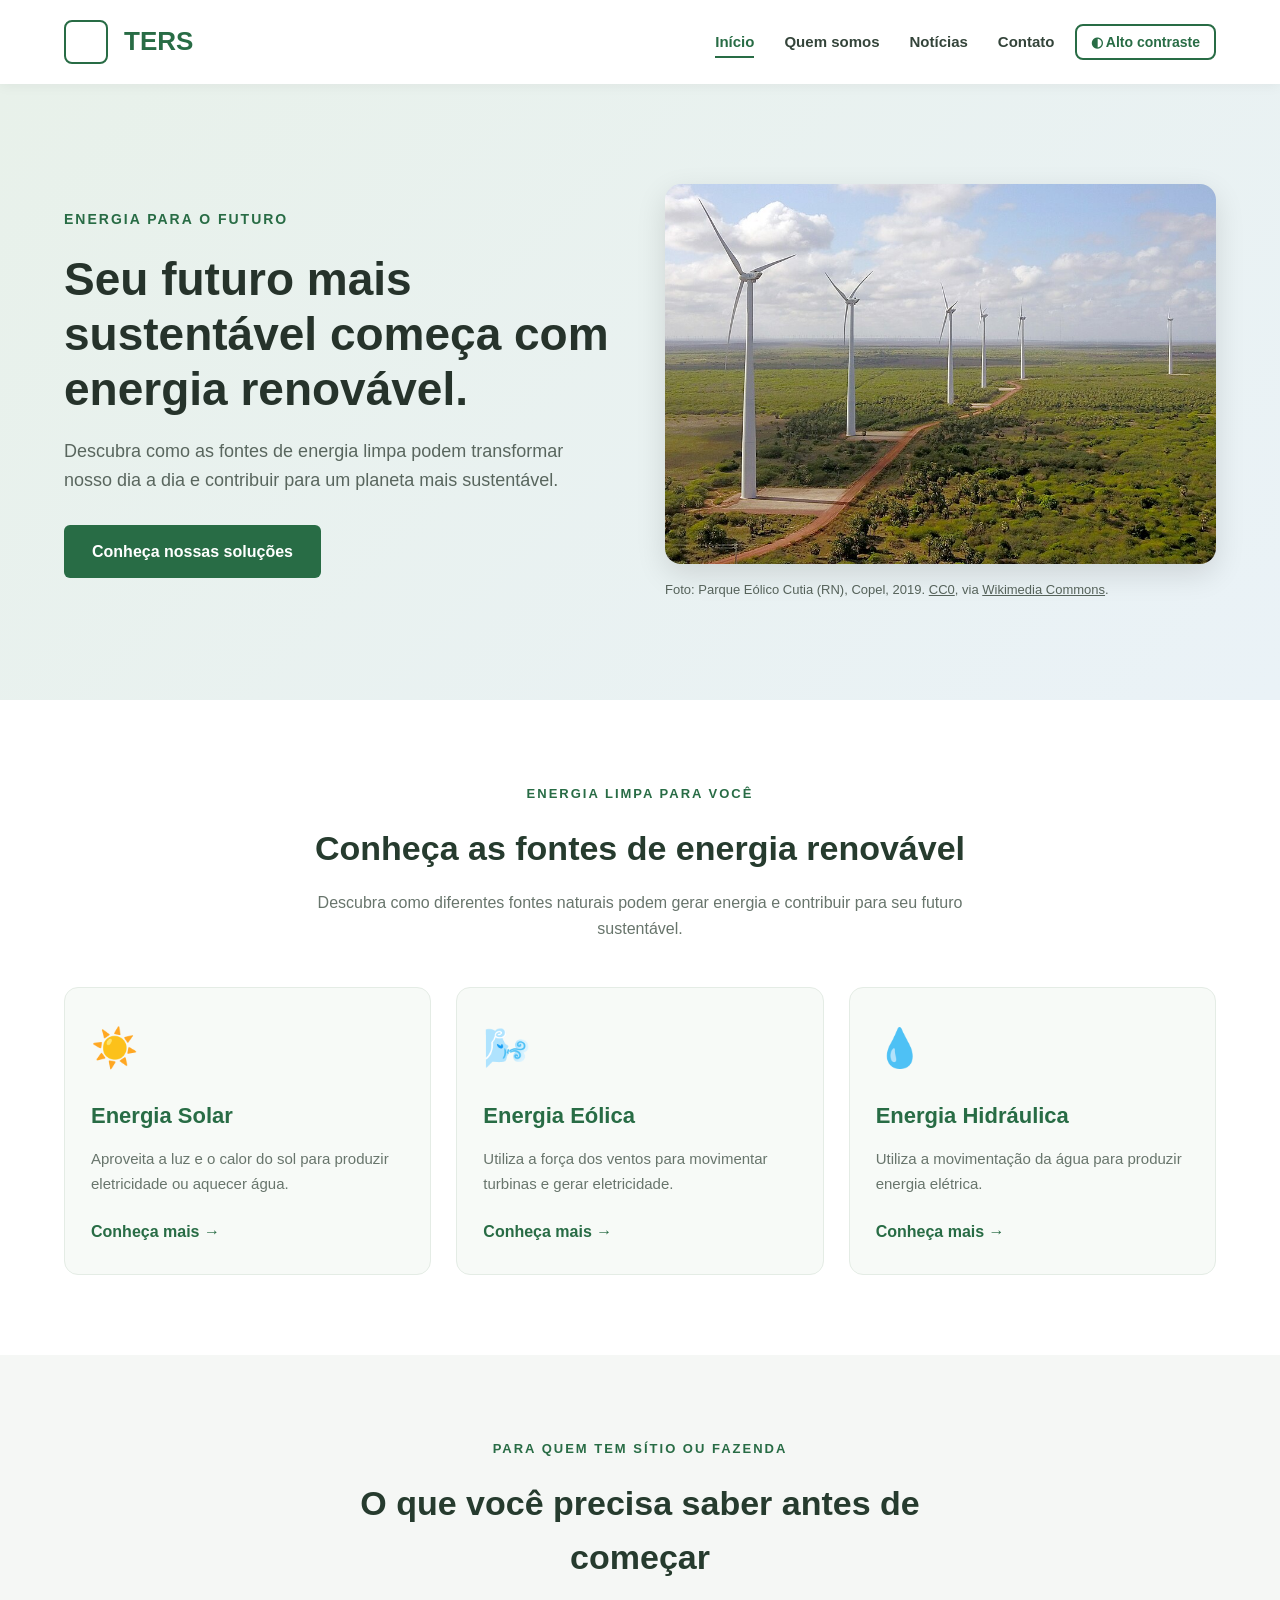
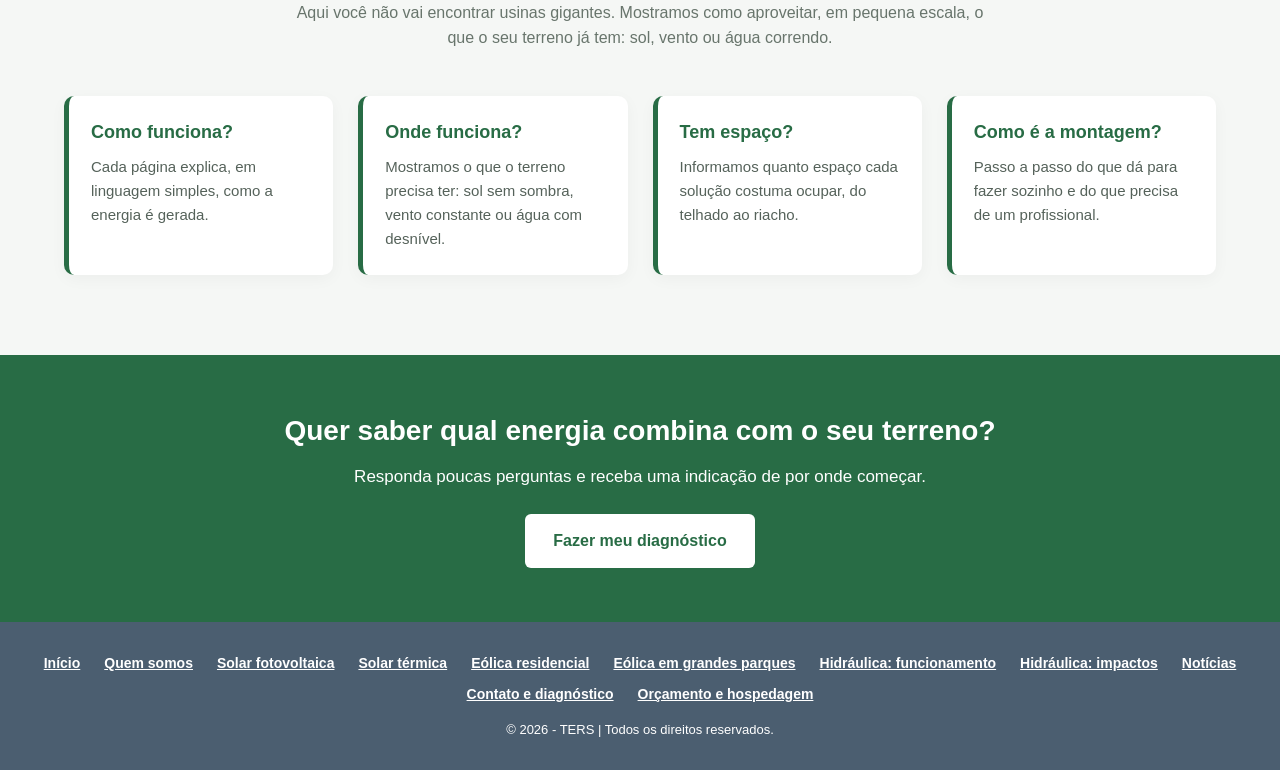
<file: index.html>
<!DOCTYPE html>
<html lang="pt-BR">
<head>
    <meta charset="UTF-8">
    <meta name="viewport" content="width=device-width, initial-scale=1.0">
    <meta name="description" content="Conheça soluções de energia renovável para sítios e fazendas e descubra como contribuir para um futuro mais sustentável.">

    <title>Energia Renovável Sustentável | TERS</title>

    <!-- Folha de estilos e JavaScript compartilhados por todas as páginas -->
    <link rel="stylesheet" href="css/style.css">
    <script src="js/main.js" defer></script>
</head>
<body>

    <a class="pular-conteudo" href="#conteudo">Pular para o conteúdo</a>

    <!-- ================= CABEÇALHO ================= -->
    <header>
        <div class="container">

            <!-- Botão hambúrguer + logo -->
            <div class="header-esquerda">
                <button class="botao-menu" id="botao-menu" type="button"
                        aria-label="Abrir menu de energias"
                        aria-controls="menu-lateral"
                        aria-expanded="false">
                    <span></span>
                    <span></span>
                    <span></span>
                </button>

                <a href="index.html" class="logo">TERS</a>
            </div>

            <!-- Menu horizontal (telas grandes) -->
            <nav aria-label="Menu principal">
                <ul>
                    <li><a href="index.html" aria-current="page">Início</a></li>
                    <li><a href="sobre.html">Quem somos</a></li>
                    <li><a href="noticias.html">Notícias</a></li>
                    <li><a href="contato.html">Contato</a></li>
                </ul>
            </nav>

            <!-- Fase 7 (16/11/2026): botão de alto contraste (regra de acessibilidade).
                 O main.js liga/desliga a classe "alto-contraste" no <html> e lembra a escolha. -->
            <button class="botao-contraste" id="botao-contraste" type="button" aria-pressed="false">
                <span aria-hidden="true">◐</span> Alto contraste
            </button>

        </div>
    </header>

    <!-- ================= MENU LATERAL ================= -->
    <!-- Fundo escuro: ao clicar, fecha o menu -->
    <div class="menu-fundo" id="menu-fundo"></div>

    <aside class="menu-lateral" id="menu-lateral" aria-label="Menu de energias">
        <div class="menu-topo">
            <span class="menu-logo">TERS</span>
            <button class="menu-fechar" id="menu-fechar" type="button" aria-label="Fechar menu">✕</button>
        </div>

        <nav aria-label="Páginas de energia">
                <p class="menu-grupo-titulo" id="grupo-solar">ENERGIA SOLAR</p>
                <ul aria-labelledby="grupo-solar">
                    <li><a href="solar-fotovoltaica.html"><span aria-hidden="true">☀️</span> Fotovoltaica</a></li>
                    <li><a href="solar-termica.html"><span aria-hidden="true">🚿</span> Térmica</a></li>
                </ul>
                <p class="menu-grupo-titulo" id="grupo-eolica">ENERGIA EÓLICA</p>
                <ul aria-labelledby="grupo-eolica">
                    <li><a href="eolica-residencial.html"><span aria-hidden="true">🌬️</span> Residencial</a></li>
                    <li><a href="eolica-grandes-parques.html"><span aria-hidden="true">🏞️</span> Grandes parques</a></li>
                </ul>
                <p class="menu-grupo-titulo" id="grupo-hidraulica">ENERGIA HIDRÁULICA</p>
                <ul aria-labelledby="grupo-hidraulica">
                    <li><a href="hidraulica-funcionamento.html"><span aria-hidden="true">💧</span> Funcionamento</a></li>
                    <li><a href="hidraulica-impactos.html"><span aria-hidden="true">🌿</span> Impactos</a></li>
                </ul>
                <p class="menu-grupo-titulo" id="grupo-mais">MAIS</p>
                <ul aria-labelledby="grupo-mais">
                    <li><a href="sobre.html"><span aria-hidden="true">👥</span> Quem somos</a></li>
                    <li><a href="noticias.html"><span aria-hidden="true">📰</span> Notícias e Eco-Inovação</a></li>
                    <li><a href="contato.html"><span aria-hidden="true">✉️</span> Contato e Diagnóstico</a></li>
                </ul>
        </nav>
    </aside>

    <!-- ================= CONTEÚDO PRINCIPAL ================= -->
    <main id="conteudo" tabindex="-1">
        <!-- Banner principal -->
        <section class="hero">
            <div class="container hero-content">

                <!-- Texto do banner -->
                <div class="hero-text">
                    <span class="destaque">ENERGIA PARA O FUTURO</span>

                    <h1>Seu futuro mais sustentável começa com energia renovável.</h1>

                    <p>
                        Descubra como as fontes de energia limpa podem
                        transformar nosso dia a dia e contribuir para
                        um planeta mais sustentável.
                    </p>

                    <a href="#fontes" class="botao">Conheça nossas soluções</a>
                </div>

                <!-- Imagem do banner -->
                <!-- Crédito da imagem (regra: indicar a fonte de toda imagem) e alt descritivo.
                     16/11/2026: a foto antiga vinha de outro site (Canal Bioenergia) sem autor, ano e licença.
                     Foi trocada por uma foto de domínio público (CC0) que já estava na pasta img/noticias/,
                     então o crédito agora é completo e a imagem carrega do próprio site. -->
                <div class="hero-image">
                    <img
                        src="img/noticias/parque-eolico-cutia-rn.jpg" width="960" height="640"
                        alt="Aerogeradores brancos espalhados por uma área de vegetação baixa, ligados por uma estrada de terra vermelha.">
                    <p class="hero-credito">Foto: Parque Eólico Cutia (RN), Copel, 2019. <a href="https://creativecommons.org/publicdomain/zero/1.0/deed.pt-br">CC0</a>, via <a href="https://commons.wikimedia.org/wiki/File:Parque_Cutia_Freire_Neto_DJI_0048.jpg">Wikimedia Commons</a>.</p>
                </div>

            </div>
        </section>

        <!-- Fontes de energia -->
        <section class="fontes" id="fontes">
            <div class="container">

                <!-- Título da seção -->
                <div class="fontes-titulo">
                    <span>ENERGIA LIMPA PARA VOCÊ</span>
                    <h2>Conheça as fontes de energia renovável</h2>
                    <p>
                        Descubra como diferentes fontes naturais podem
                        gerar energia e contribuir para seu futuro sustentável.
                    </p>
                </div>

                <!-- Cards -->
                <div class="fontes-cards">

                    <!-- Energia solar -->
                    <div class="card-energia">
                        <span class="icone-energia" aria-hidden="true">☀️</span>
                        <h3>Energia Solar</h3>
                        <p>
                            Aproveita a luz e o calor do sol para produzir
                            eletricidade ou aquecer água.
                        </p>
                        <a href="solar-fotovoltaica.html">Conheça mais →</a>
                    </div>

                    <!-- Energia eólica -->
                    <div class="card-energia">
                        <span class="icone-energia" aria-hidden="true">🌬️</span>
                        <h3>Energia Eólica</h3>
                        <p>
                            Utiliza a força dos ventos para movimentar
                            turbinas e gerar eletricidade.
                        </p>
                        <a href="eolica-residencial.html">Conheça mais →</a>
                    </div>

                    <!-- Energia hidráulica -->
                    <div class="card-energia">
                        <span class="icone-energia" aria-hidden="true">💧</span>
                        <h3>Energia Hidráulica</h3>
                        <p>
                            Utiliza a movimentação da água para produzir
                            energia elétrica.
                        </p>
                        <a href="hidraulica-funcionamento.html">Conheça mais →</a>
                    </div>

                </div>
            </div>
        </section>

        <!-- Perguntas de quem tem sítio ou fazenda -->
        <section class="perguntas">
            <div class="container">

                <div class="fontes-titulo">
                    <span>PARA QUEM TEM SÍTIO OU FAZENDA</span>
                    <h2>O que você precisa saber antes de começar</h2>
                    <p>
                        Aqui você não vai encontrar usinas gigantes. Mostramos como
                        aproveitar, em pequena escala, o que o seu terreno já tem:
                        sol, vento ou água correndo.
                    </p>
                </div>

                <div class="perguntas-grade">
                    <div class="pergunta">
                        <h3>Como funciona?</h3>
                        <p>Cada página explica, em linguagem simples, como a energia é gerada.</p>
                    </div>
                    <div class="pergunta">
                        <h3>Onde funciona?</h3>
                        <p>Mostramos o que o terreno precisa ter: sol sem sombra, vento constante ou água com desnível.</p>
                    </div>
                    <div class="pergunta">
                        <h3>Tem espaço?</h3>
                        <p>Informamos quanto espaço cada solução costuma ocupar, do telhado ao riacho.</p>
                    </div>
                    <div class="pergunta">
                        <h3>Como é a montagem?</h3>
                        <p>Passo a passo do que dá para fazer sozinho e do que precisa de um profissional.</p>
                    </div>
                </div>

            </div>
        </section>

        <section class="chamada">
            <div class="container">
                <h2>Quer saber qual energia combina com o seu terreno?</h2>
                <p>Responda poucas perguntas e receba uma indicação de por onde começar.</p>
                <a href="contato.html" class="botao">Fazer meu diagnóstico</a>
            </div>
        </section>

    </main>

    <!-- ================= RODAPÉ ================= -->
    <footer>
        <nav aria-label="Mapa do site">
            <ul>
                <li><a href="index.html">Início</a></li>
                <li><a href="sobre.html">Quem somos</a></li>
                <li><a href="solar-fotovoltaica.html">Solar fotovoltaica</a></li>
                <li><a href="solar-termica.html">Solar térmica</a></li>
                <li><a href="eolica-residencial.html">Eólica residencial</a></li>
                <li><a href="eolica-grandes-parques.html">Eólica em grandes parques</a></li>
                <li><a href="hidraulica-funcionamento.html">Hidráulica: funcionamento</a></li>
                <li><a href="hidraulica-impactos.html">Hidráulica: impactos</a></li>
                <li><a href="noticias.html">Notícias</a></li>
                <li><a href="contato.html">Contato e diagnóstico</a></li>
                <li><a href="orcamento_hospedagem.html">Orçamento e hospedagem</a></li>
            </ul>
        </nav>
        <p>&copy; 2026 - TERS | Todos os direitos reservados.</p>
    </footer>

</body>
</html>
</file>
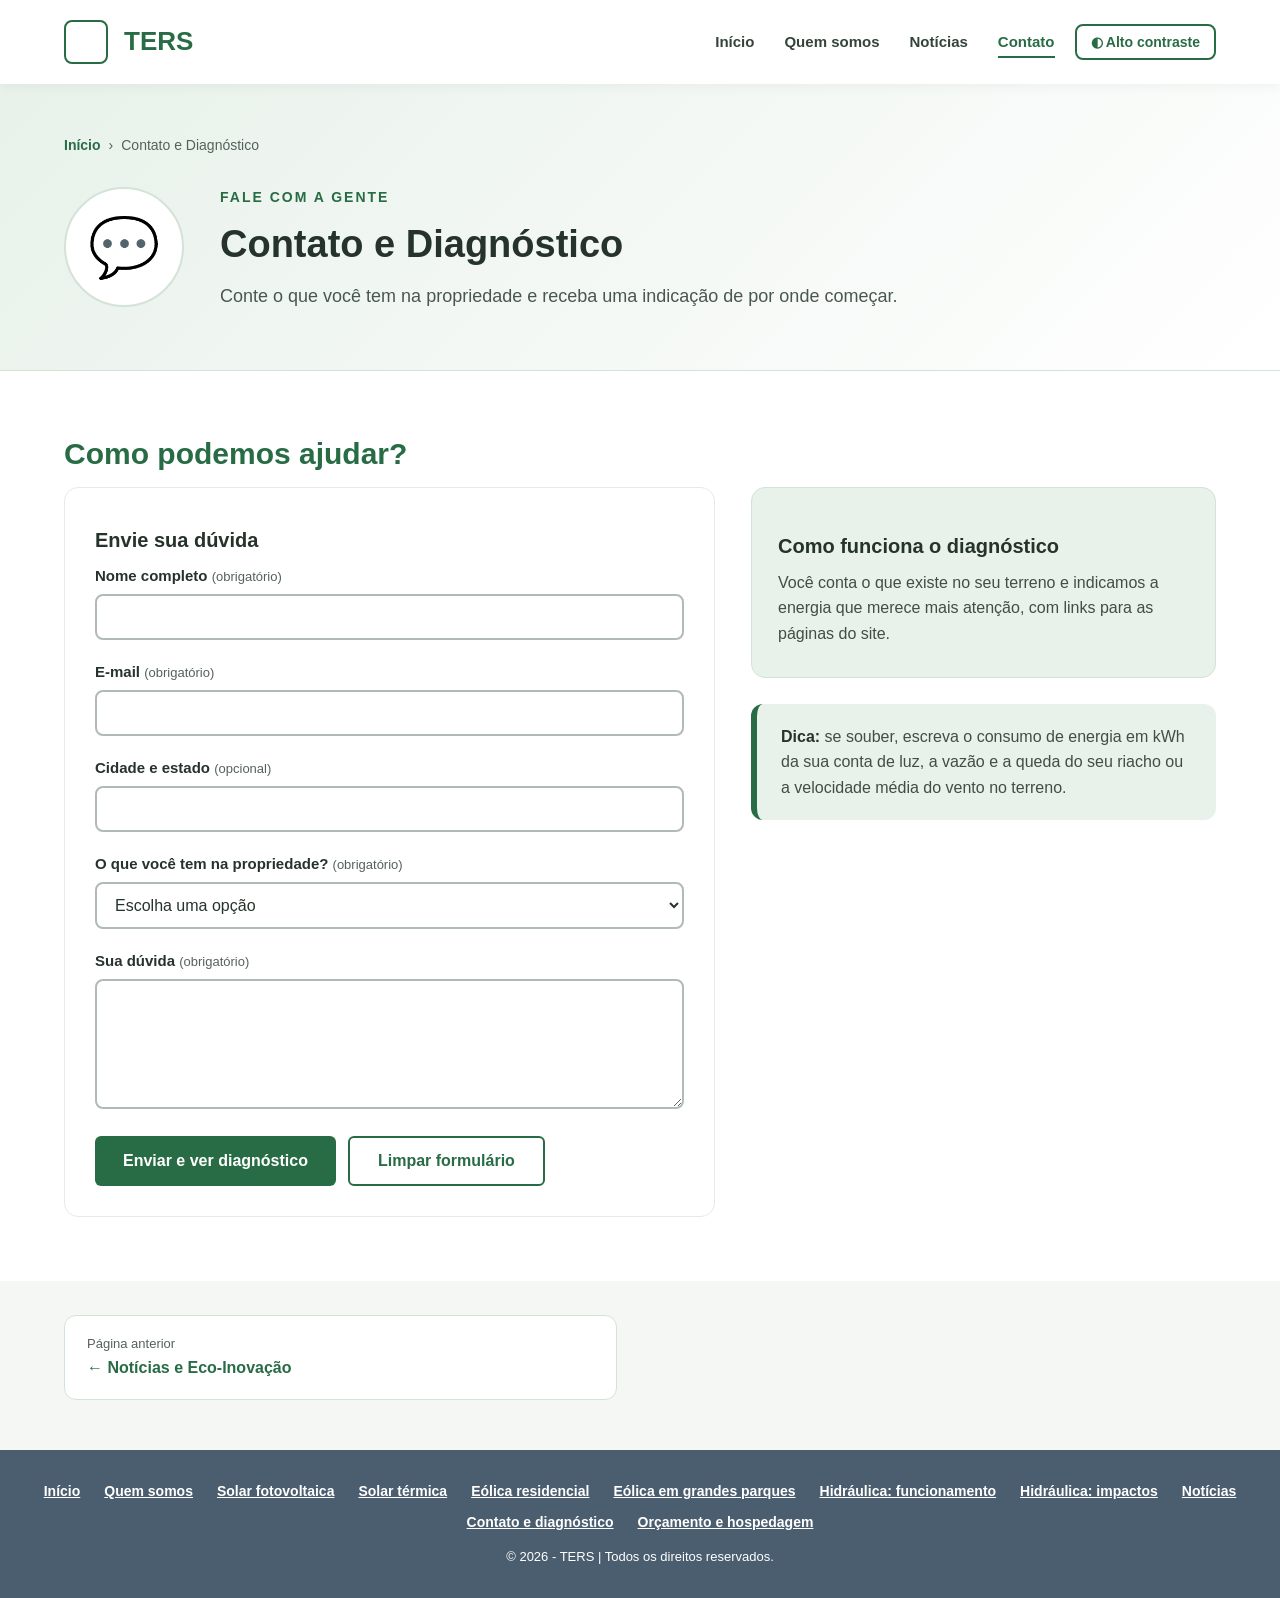
<file: contato.html>
<!DOCTYPE html>
<html lang="pt-BR">
<head>
    <meta charset="UTF-8">
    <meta name="viewport" content="width=device-width, initial-scale=1.0">
    <meta name="description" content="Envie sua dúvida e receba uma indicação de qual energia renovável combina com a sua propriedade.">

    <title>Contato e Diagnóstico | TERS</title>

    <!-- Folha de estilos e JavaScript compartilhados por todas as páginas -->
    <link rel="stylesheet" href="css/style.css">
    <script src="js/main.js" defer></script>
</head>
<body>

    <a class="pular-conteudo" href="#conteudo">Pular para o conteúdo</a>

    <!-- ================= CABEÇALHO ================= -->
    <header>
        <div class="container">

            <!-- Botão hambúrguer + logo -->
            <div class="header-esquerda">
                <button class="botao-menu" id="botao-menu" type="button"
                        aria-label="Abrir menu de energias"
                        aria-controls="menu-lateral"
                        aria-expanded="false">
                    <span></span>
                    <span></span>
                    <span></span>
                </button>

                <a href="index.html" class="logo">TERS</a>
            </div>

            <!-- Menu horizontal (telas grandes) -->
            <nav aria-label="Menu principal">
                <ul>
                    <li><a href="index.html">Início</a></li>
                    <li><a href="sobre.html">Quem somos</a></li>
                    <li><a href="noticias.html">Notícias</a></li>
                    <li><a href="contato.html" aria-current="page">Contato</a></li>
                </ul>
            </nav>

            <!-- Fase 7 (16/11/2026): botão de alto contraste (regra de acessibilidade).
                 O main.js liga/desliga a classe "alto-contraste" no <html> e lembra a escolha. -->
            <button class="botao-contraste" id="botao-contraste" type="button" aria-pressed="false">
                <span aria-hidden="true">◐</span> Alto contraste
            </button>

        </div>
    </header>

    <!-- ================= MENU LATERAL ================= -->
    <!-- Fundo escuro: ao clicar, fecha o menu -->
    <div class="menu-fundo" id="menu-fundo"></div>

    <aside class="menu-lateral" id="menu-lateral" aria-label="Menu de energias">
        <div class="menu-topo">
            <span class="menu-logo">TERS</span>
            <button class="menu-fechar" id="menu-fechar" type="button" aria-label="Fechar menu">✕</button>
        </div>

        <nav aria-label="Páginas de energia">
                <p class="menu-grupo-titulo" id="grupo-solar">ENERGIA SOLAR</p>
                <ul aria-labelledby="grupo-solar">
                    <li><a href="solar-fotovoltaica.html"><span aria-hidden="true">☀️</span> Fotovoltaica</a></li>
                    <li><a href="solar-termica.html"><span aria-hidden="true">🚿</span> Térmica</a></li>
                </ul>
                <p class="menu-grupo-titulo" id="grupo-eolica">ENERGIA EÓLICA</p>
                <ul aria-labelledby="grupo-eolica">
                    <li><a href="eolica-residencial.html"><span aria-hidden="true">🌬️</span> Residencial</a></li>
                    <li><a href="eolica-grandes-parques.html"><span aria-hidden="true">🏞️</span> Grandes parques</a></li>
                </ul>
                <p class="menu-grupo-titulo" id="grupo-hidraulica">ENERGIA HIDRÁULICA</p>
                <ul aria-labelledby="grupo-hidraulica">
                    <li><a href="hidraulica-funcionamento.html"><span aria-hidden="true">💧</span> Funcionamento</a></li>
                    <li><a href="hidraulica-impactos.html"><span aria-hidden="true">🌿</span> Impactos</a></li>
                </ul>
                <p class="menu-grupo-titulo" id="grupo-mais">MAIS</p>
                <ul aria-labelledby="grupo-mais">
                    <li><a href="sobre.html"><span aria-hidden="true">👥</span> Quem somos</a></li>
                    <li><a href="noticias.html"><span aria-hidden="true">📰</span> Notícias e Eco-Inovação</a></li>
                    <li><a href="contato.html" aria-current="page"><span aria-hidden="true">✉️</span> Contato e Diagnóstico</a></li>
                </ul>
        </nav>
    </aside>

    <!-- ================= CONTEÚDO PRINCIPAL ================= -->
    <main id="conteudo" tabindex="-1">
        <section class="pagina-topo">
            <div class="container">
                <nav class="trilha" aria-label="Você está em">
                    <ol>
                    <li><a href="index.html">Início</a></li>
                    <li aria-current="page">Contato e Diagnóstico</li>
                    </ol>
                </nav>

                <div class="pagina-topo-conteudo">
                    <div class="pagina-icone" aria-hidden="true">💬</div>
                    <div>
                        <span class="destaque">FALE COM A GENTE</span>
                        <h1>Contato e Diagnóstico</h1>
                        <p>Conte o que você tem na propriedade e receba uma indicação de por onde começar.</p>
                    </div>
                </div>
            </div>
        </section>
        <section class="secao secao-branca">
            <div class="container">
                <h2>Como podemos ajudar?</h2>
                <div class="contato-layout">
                    <div>
                        <div class="resultado" id="resultado" tabindex="-1" role="region" aria-label="Resultado do diagnóstico" hidden></div>

                        <form id="form-contato" novalidate aria-labelledby="titulo-form">
                            <h3 id="titulo-form">Envie sua dúvida</h3>
                            <p id="rascunho-aviso" class="rascunho-aviso" hidden>Recuperamos o que você tinha digitado antes.</p>
                            <div id="resumo-erros" class="resumo-erros" role="alert" tabindex="-1" hidden></div>

                            <div class="campo">
                                <label for="nome">Nome completo <span class="obrigatorio">(obrigatório)</span></label>
                                <input type="text" id="nome" name="nome" required autocomplete="name" aria-describedby="erro-nome">
                                <span class="erro-msg" id="erro-nome"></span>
                            </div>

                            <div class="campo">
                                <label for="email">E-mail <span class="obrigatorio">(obrigatório)</span></label>
                                <input type="email" id="email" name="email" required autocomplete="email" aria-describedby="erro-email">
                                <span class="erro-msg" id="erro-email"></span>
                            </div>

                            <div class="campo">
                                <label for="cidade">Cidade e estado <span class="opcional">(opcional)</span></label>
                                <input type="text" id="cidade" name="cidade" autocomplete="address-level2" aria-describedby="erro-cidade">
                                <span class="erro-msg" id="erro-cidade"></span>
                            </div>

                            <div class="campo">
                                <label for="recurso">O que você tem na propriedade? <span class="obrigatorio">(obrigatório)</span></label>
                                <select id="recurso" name="recurso" required aria-describedby="erro-recurso">
                                    <option value="">Escolha uma opção</option>
                                    <option value="agua">Água correndo (nascente, córrego ou riacho)</option>
                                    <option value="vento">Terreno alto e com bastante vento</option>
                                    <option value="sol">Bastante sol, e quero economizar ou esquentar água</option>
                                    <option value="nao-sei">Ainda não sei</option>
                                </select>
                                <span class="erro-msg" id="erro-recurso"></span>
                            </div>

                            <div class="campo">
                                <label for="mensagem">Sua dúvida <span class="obrigatorio">(obrigatório)</span></label>
                                <textarea id="mensagem" name="mensagem" required aria-describedby="erro-mensagem"></textarea>
                                <span class="erro-msg" id="erro-mensagem"></span>
                            </div>

                            <div class="form-botoes">
                                <button type="submit" class="botao">Enviar e ver diagnóstico</button>
                                <button type="button" class="botao botao-contorno" id="limpar-form">Limpar formulário</button>
                            </div>
                        </form>
                    </div>

                    <div>
                        <div class="card">
                            <h3>Como funciona o diagnóstico</h3>
                            <p>Você conta o que existe no seu terreno e indicamos a energia que merece mais atenção, com links para as páginas do site.</p>
                        </div>
                        <div class="caixa">
                            <p><strong>Dica:</strong> se souber, escreva o consumo de energia em kWh da sua conta de luz, a vazão e a queda do seu riacho ou a velocidade média do vento no terreno.</p>
                        </div>
                    </div>
                </div>
            </div>
        </section>
        <div class="container">
            <nav class="nav-paginas" aria-label="Navegação entre páginas">
            <a href="noticias.html" class="anterior"><small>Página anterior</small>← Notícias e Eco-Inovação</a>
            </nav>
        </div>

    </main>

    <!-- ================= RODAPÉ ================= -->
    <footer>
        <nav aria-label="Mapa do site">
            <ul>
                <li><a href="index.html">Início</a></li>
                <li><a href="sobre.html">Quem somos</a></li>
                <li><a href="solar-fotovoltaica.html">Solar fotovoltaica</a></li>
                <li><a href="solar-termica.html">Solar térmica</a></li>
                <li><a href="eolica-residencial.html">Eólica residencial</a></li>
                <li><a href="eolica-grandes-parques.html">Eólica em grandes parques</a></li>
                <li><a href="hidraulica-funcionamento.html">Hidráulica: funcionamento</a></li>
                <li><a href="hidraulica-impactos.html">Hidráulica: impactos</a></li>
                <li><a href="noticias.html">Notícias</a></li>
                <li><a href="contato.html">Contato e diagnóstico</a></li>
                <li><a href="orcamento_hospedagem.html">Orçamento e hospedagem</a></li>
            </ul>
        </nav>
        <p>&copy; 2026 - TERS | Todos os direitos reservados.</p>
    </footer>

</body>
</html>
</file>
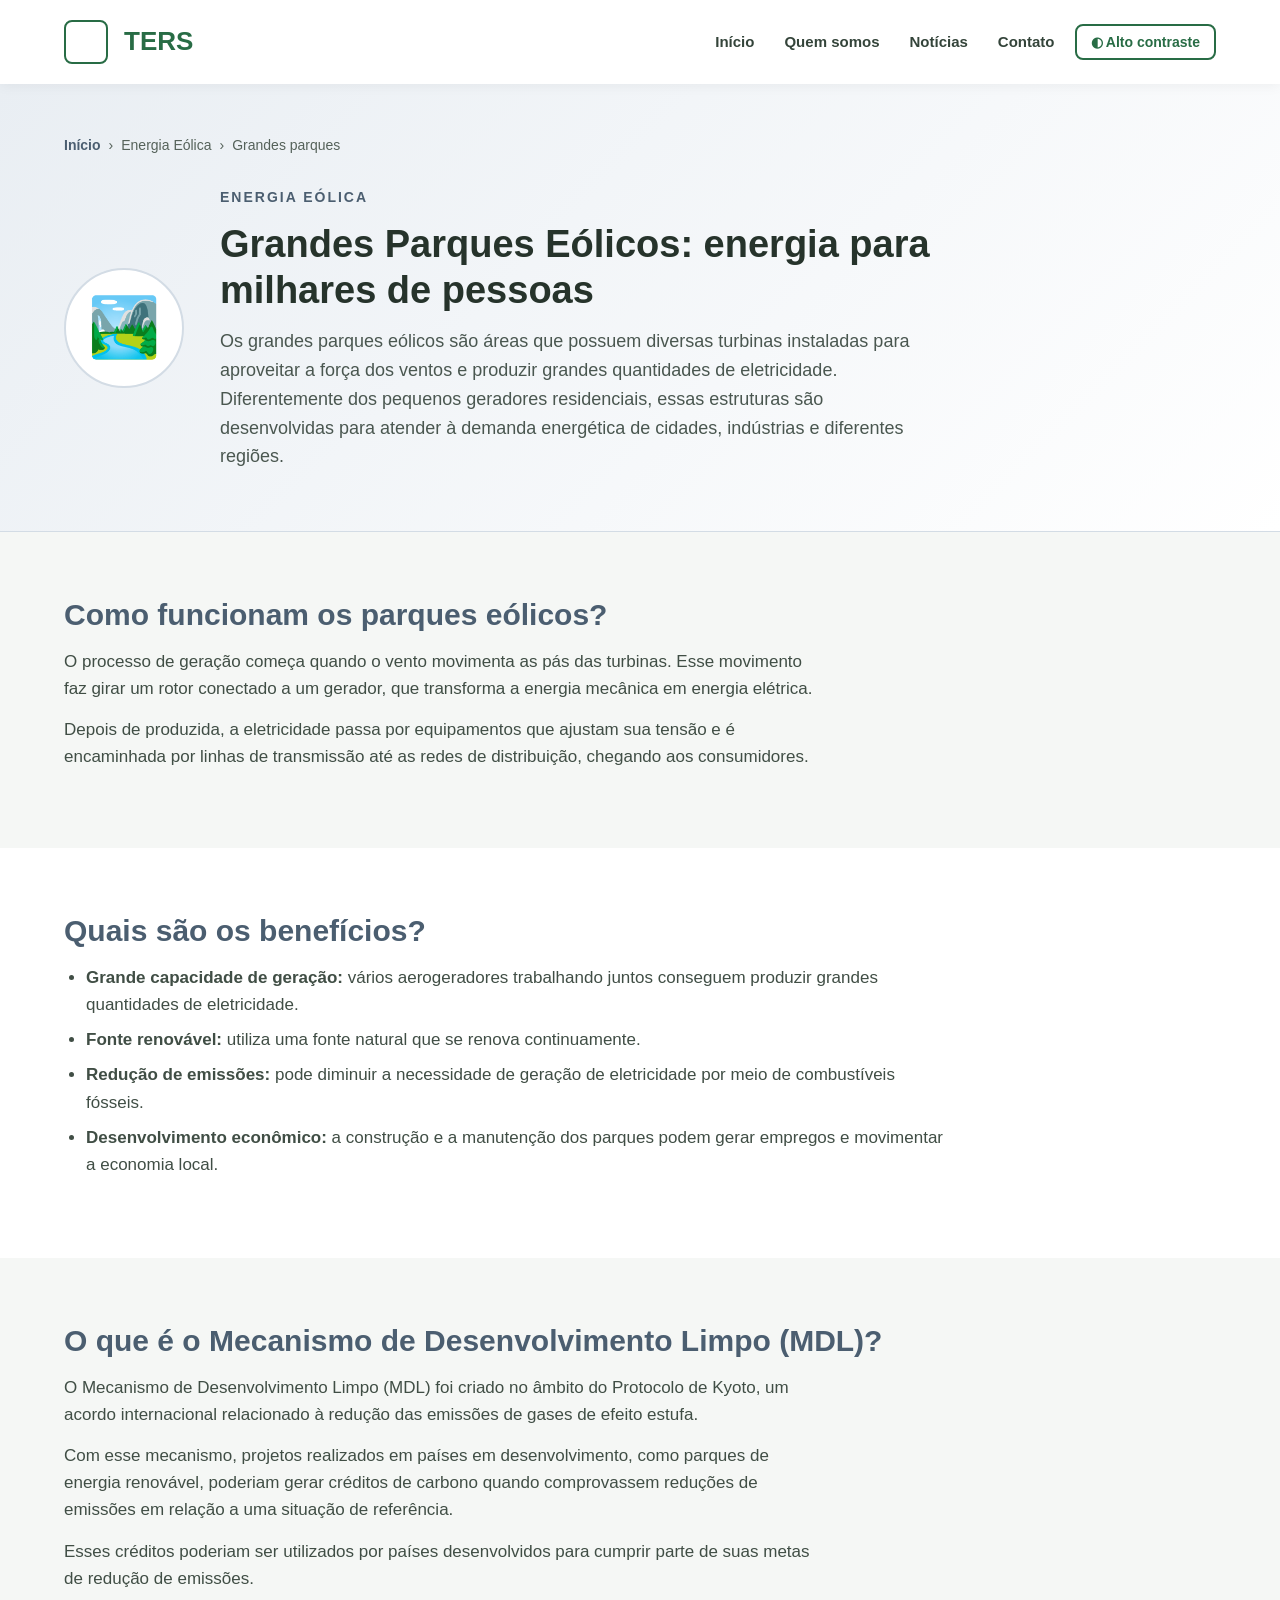
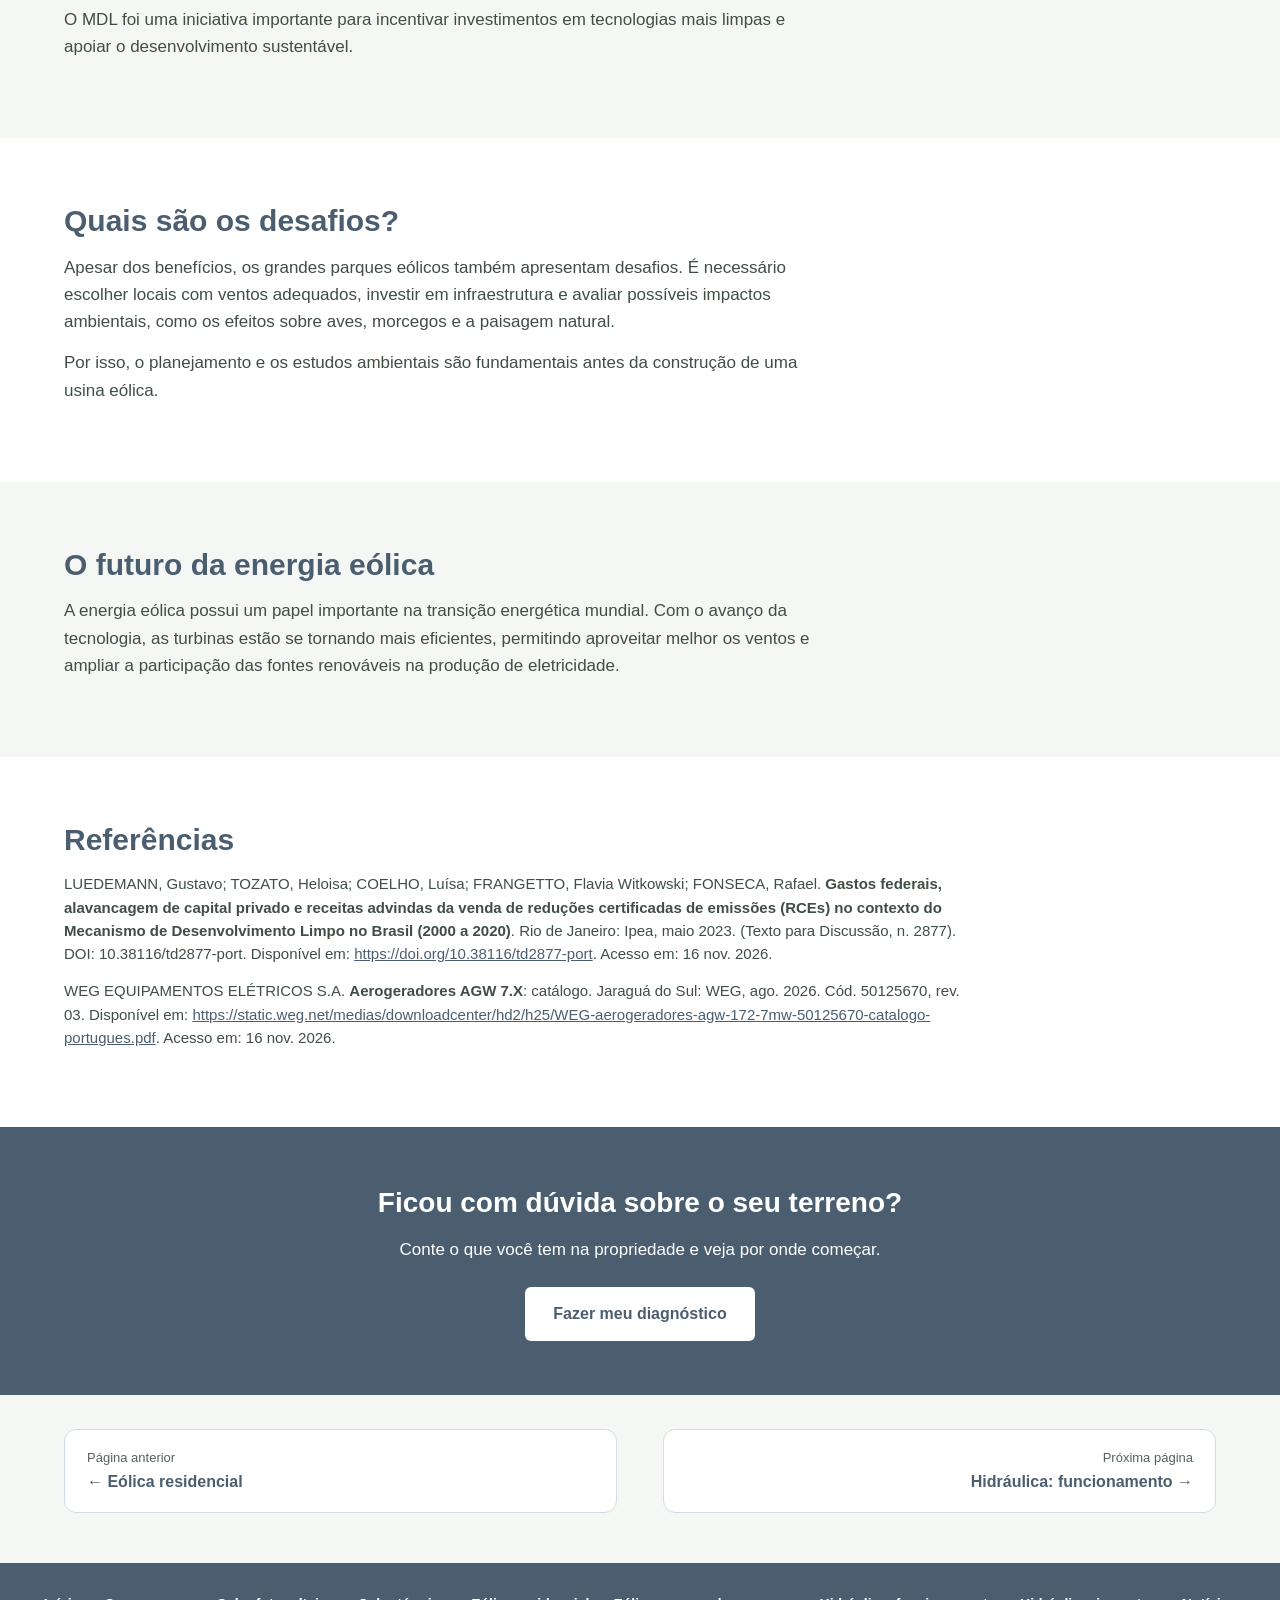
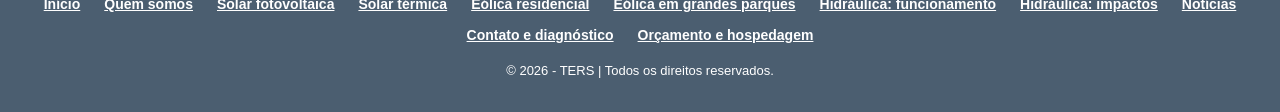
<file: eolica-grandes-parques.html>
<!DOCTYPE html>
<html lang="pt-BR">
<head>
    <meta charset="UTF-8">
    <meta name="viewport" content="width=device-width, initial-scale=1.0">
    <meta name="description" content="Grandes parques eólicos: como funcionam, quais são os benefícios e os desafios, o que é o Mecanismo de Desenvolvimento Limpo (MDL) e o futuro da energia eólica.">

    <title>Energia Eólica em Grandes Parques | TERS</title>

    <!-- Folha de estilos e JavaScript compartilhados por todas as páginas -->
    <link rel="stylesheet" href="css/style.css">
    <script src="js/main.js" defer></script>
</head>
<body class="tema-eolica">

    <a class="pular-conteudo" href="#conteudo">Pular para o conteúdo</a>

    <!-- ================= CABEÇALHO ================= -->
    <header>
        <div class="container">

            <!-- Botão hambúrguer + logo -->
            <div class="header-esquerda">
                <button class="botao-menu" id="botao-menu" type="button"
                        aria-label="Abrir menu de energias"
                        aria-controls="menu-lateral"
                        aria-expanded="false">
                    <span></span>
                    <span></span>
                    <span></span>
                </button>

                <a href="index.html" class="logo">TERS</a>
            </div>

            <!-- Menu horizontal (telas grandes) -->
            <nav aria-label="Menu principal">
                <ul>
                    <li><a href="index.html">Início</a></li>
                    <li><a href="sobre.html">Quem somos</a></li>
                    <li><a href="noticias.html">Notícias</a></li>
                    <li><a href="contato.html">Contato</a></li>
                </ul>
            </nav>

            <!-- Fase 7 (16/11/2026): botão de alto contraste (regra de acessibilidade).
                 O main.js liga/desliga a classe "alto-contraste" no <html> e lembra a escolha. -->
            <button class="botao-contraste" id="botao-contraste" type="button" aria-pressed="false">
                <span aria-hidden="true">◐</span> Alto contraste
            </button>

        </div>
    </header>

    <!-- ================= MENU LATERAL ================= -->
    <!-- Fundo escuro: ao clicar, fecha o menu -->
    <div class="menu-fundo" id="menu-fundo"></div>

    <aside class="menu-lateral" id="menu-lateral" aria-label="Menu de energias">
        <div class="menu-topo">
            <span class="menu-logo">TERS</span>
            <button class="menu-fechar" id="menu-fechar" type="button" aria-label="Fechar menu">✕</button>
        </div>

        <nav aria-label="Páginas de energia">
                <p class="menu-grupo-titulo" id="grupo-solar">ENERGIA SOLAR</p>
                <ul aria-labelledby="grupo-solar">
                    <li><a href="solar-fotovoltaica.html"><span aria-hidden="true">☀️</span> Fotovoltaica</a></li>
                    <li><a href="solar-termica.html"><span aria-hidden="true">🚿</span> Térmica</a></li>
                </ul>
                <p class="menu-grupo-titulo" id="grupo-eolica">ENERGIA EÓLICA</p>
                <ul aria-labelledby="grupo-eolica">
                    <li><a href="eolica-residencial.html"><span aria-hidden="true">🌬️</span> Residencial</a></li>
                    <li><a href="eolica-grandes-parques.html" aria-current="page"><span aria-hidden="true">🏞️</span> Grandes parques</a></li>
                </ul>
                <p class="menu-grupo-titulo" id="grupo-hidraulica">ENERGIA HIDRÁULICA</p>
                <ul aria-labelledby="grupo-hidraulica">
                    <li><a href="hidraulica-funcionamento.html"><span aria-hidden="true">💧</span> Funcionamento</a></li>
                    <li><a href="hidraulica-impactos.html"><span aria-hidden="true">🌿</span> Impactos</a></li>
                </ul>
                <p class="menu-grupo-titulo" id="grupo-mais">MAIS</p>
                <ul aria-labelledby="grupo-mais">
                    <li><a href="sobre.html"><span aria-hidden="true">👥</span> Quem somos</a></li>
                    <li><a href="noticias.html"><span aria-hidden="true">📰</span> Notícias e Eco-Inovação</a></li>
                    <li><a href="contato.html"><span aria-hidden="true">✉️</span> Contato e Diagnóstico</a></li>
                </ul>
        </nav>
    </aside>

    <!-- ================= CONTEÚDO PRINCIPAL ================= -->
    <main id="conteudo" tabindex="-1">
        <!-- ===== TEXTO NOVO DA EQUIPE (16/11/2026) =====
             Todo o conteúdo desta página foi trocado pelo texto "Grandes Parques Eólicos: energia
             para milhares de pessoas", enviado pela equipe. O texto foi copiado sem mudanças.
             As seções antigas (O que é um parque eólico, Pequeno gerador ou grande parque?, O que é o MDL,
             E para quem tem terra?, Vantagens e impactos) estão no backup
             _backup-2026-11-16/antes-texto-novo-eolica/. -->
        <section class="pagina-topo">
            <div class="container">
                <nav class="trilha" aria-label="Você está em">
                    <ol>
                    <li><a href="index.html">Início</a></li>
                    <li>Energia Eólica</li>
                    <li aria-current="page">Grandes parques</li>
                    </ol>
                </nav>

                <div class="pagina-topo-conteudo">
                    <div class="pagina-icone" aria-hidden="true">🏞️</div>
                    <div>
                        <span class="destaque">ENERGIA EÓLICA</span>
                        <!-- Título e primeiro parágrafo do texto da equipe, no mesmo lugar do resumo
                             da página Hidráulica – Impactos (antes: "Energia eólica em grandes parques
                             e o Mecanismo de Desenvolvimento Limpo") -->
                        <h1>Grandes Parques Eólicos: energia para milhares de pessoas</h1>
                        <p>Os grandes parques eólicos são áreas que possuem diversas turbinas instaladas para aproveitar a força dos ventos e produzir grandes quantidades de eletricidade. Diferentemente dos pequenos geradores residenciais, essas estruturas são desenvolvidas para atender à demanda energética de cidades, indústrias e diferentes regiões.</p>
                    </div>
                </div>
            </div>
        </section>

        <!-- ===== 1. COMO FUNCIONAM ===== -->
        <section class="secao">
            <div class="container">
                <h2>Como funcionam os parques eólicos?</h2>
                <div class="texto-coluna">
                    <p>O processo de geração começa quando o vento movimenta as pás das turbinas. Esse movimento faz girar um rotor conectado a um gerador, que transforma a energia mecânica em energia elétrica.</p>
                    <p>Depois de produzida, a eletricidade passa por equipamentos que ajustam sua tensão e é encaminhada por linhas de transmissão até as redes de distribuição, chegando aos consumidores.</p>
                </div>
            </div>
        </section>

        <!-- ===== 2. BENEFÍCIOS =====
             Lista com o rótulo em negrito, no mesmo formato das outras listas do site (classe .lista) -->
        <section class="secao secao-branca">
            <div class="container">
                <h2>Quais são os benefícios?</h2>
                <ul class="lista">
                    <li><strong>Grande capacidade de geração:</strong> vários aerogeradores trabalhando juntos conseguem produzir grandes quantidades de eletricidade.</li>
                    <li><strong>Fonte renovável:</strong> utiliza uma fonte natural que se renova continuamente.</li>
                    <li><strong>Redução de emissões:</strong> pode diminuir a necessidade de geração de eletricidade por meio de combustíveis fósseis.</li>
                    <li><strong>Desenvolvimento econômico:</strong> a construção e a manutenção dos parques podem gerar empregos e movimentar a economia local.</li>
                </ul>
            </div>
        </section>

        <!-- ===== 3. O QUE É O MDL =====
             Regra de conteúdo: ideia de terceiros precisa de fonte. As informações desta seção
             foram conferidas no Texto para Discussão 2877 do Ipea (2023), citado nas Referências:
             o MDL foi criado pelo Protocolo de Quioto, um país desenvolvido pode usar as reduções
             certificadas de projetos feitos em países em desenvolvimento para cumprir suas metas,
             e o mecanismo também buscava ajudar esses países no desenvolvimento sustentável. -->
        <section class="secao">
            <div class="container">
                <h2>O que é o Mecanismo de Desenvolvimento Limpo (MDL)?</h2>
                <div class="texto-coluna">
                    <p>O Mecanismo de Desenvolvimento Limpo (MDL) foi criado no âmbito do Protocolo de Kyoto, um acordo internacional relacionado à redução das emissões de gases de efeito estufa.</p>
                    <p>Com esse mecanismo, projetos realizados em países em desenvolvimento, como parques de energia renovável, poderiam gerar créditos de carbono quando comprovassem reduções de emissões em relação a uma situação de referência.</p>
                    <p>Esses créditos poderiam ser utilizados por países desenvolvidos para cumprir parte de suas metas de redução de emissões.</p>
                    <p>O MDL foi uma iniciativa importante para incentivar investimentos em tecnologias mais limpas e apoiar o desenvolvimento sustentável.</p>
                </div>
            </div>
        </section>

        <!-- ===== 4. DESAFIOS ===== -->
        <section class="secao secao-branca">
            <div class="container">
                <h2>Quais são os desafios?</h2>
                <div class="texto-coluna">
                    <p>Apesar dos benefícios, os grandes parques eólicos também apresentam desafios. É necessário escolher locais com ventos adequados, investir em infraestrutura e avaliar possíveis impactos ambientais, como os efeitos sobre aves, morcegos e a paisagem natural.</p>
                    <p>Por isso, o planejamento e os estudos ambientais são fundamentais antes da construção de uma usina eólica.</p>
                </div>
            </div>
        </section>

        <!-- ===== 5. O FUTURO DA ENERGIA EÓLICA ===== -->
        <section class="secao">
            <div class="container">
                <h2>O futuro da energia eólica</h2>
                <div class="texto-coluna">
                    <p>A energia eólica possui um papel importante na transição energética mundial. Com o avanço da tecnologia, as turbinas estão se tornando mais eficientes, permitindo aproveitar melhor os ventos e ampliar a participação das fontes renováveis na produção de eletricidade.</p>
                </div>
            </div>
        </section>

        <!-- ===== REFERÊNCIAS =====
             Formato ABNT, em ordem alfabética, igual às outras páginas.
             - Ipea (2023): acrescentado com o texto novo, como fonte da seção 3 (MDL).
             - WEG (2026): mantido porque a regra é não retirar fontes. Ele era a fonte dos números
               do texto antigo (cubo a 134 m e turbinas de 6,6 a 7 MW), que saíram da página.
               A equipe decide se continua aqui (veja o log de 16/11/2026).
             Reaproveita as classes .referencias e .lista-referencias (seção 18 do CSS). -->
        <section class="secao secao-branca" id="referencias">
            <div class="container">
                <h2>Referências</h2>
                <div class="referencias">
                    <ul class="lista-referencias">
                        <li>LUEDEMANN, Gustavo; TOZATO, Heloisa; COELHO, Luísa; FRANGETTO, Flavia Witkowski; FONSECA, Rafael. <strong>Gastos federais, alavancagem de capital privado e receitas advindas da venda de reduções certificadas de emissões (RCEs) no contexto do Mecanismo de Desenvolvimento Limpo no Brasil (2000 a 2020)</strong>. Rio de Janeiro: Ipea, maio 2023. (Texto para Discussão, n. 2877). DOI: 10.38116/td2877-port. Disponível em: <a href="https://doi.org/10.38116/td2877-port">https://doi.org/10.38116/td2877-port</a>. Acesso em: 16 nov. 2026.</li>
                        <li>WEG EQUIPAMENTOS ELÉTRICOS S.A. <strong>Aerogeradores AGW 7.X</strong>: catálogo. Jaraguá do Sul: WEG, ago. 2026. Cód. 50125670, rev. 03. Disponível em: <a href="https://static.weg.net/medias/downloadcenter/hd2/h25/WEG-aerogeradores-agw-172-7mw-50125670-catalogo-portugues.pdf">https://static.weg.net/medias/downloadcenter/hd2/h25/WEG-aerogeradores-agw-172-7mw-50125670-catalogo-portugues.pdf</a>. Acesso em: 16 nov. 2026.</li>
                    </ul>
                </div>
            </div>
        </section>
        <section class="chamada">
            <div class="container">
                <h2>Ficou com dúvida sobre o seu terreno?</h2>
                <p>Conte o que você tem na propriedade e veja por onde começar.</p>
                <a href="contato.html" class="botao">Fazer meu diagnóstico</a>
            </div>
        </section>
        <div class="container">
            <nav class="nav-paginas" aria-label="Navegação entre páginas">
            <a href="eolica-residencial.html" class="anterior"><small>Página anterior</small>← Eólica residencial</a>
            <a href="hidraulica-funcionamento.html" class="proxima"><small>Próxima página</small>Hidráulica: funcionamento →</a>
            </nav>
        </div>

    </main>

    <!-- ================= RODAPÉ ================= -->
    <footer>
        <nav aria-label="Mapa do site">
            <ul>
                <li><a href="index.html">Início</a></li>
                <li><a href="sobre.html">Quem somos</a></li>
                <li><a href="solar-fotovoltaica.html">Solar fotovoltaica</a></li>
                <li><a href="solar-termica.html">Solar térmica</a></li>
                <li><a href="eolica-residencial.html">Eólica residencial</a></li>
                <li><a href="eolica-grandes-parques.html">Eólica em grandes parques</a></li>
                <li><a href="hidraulica-funcionamento.html">Hidráulica: funcionamento</a></li>
                <li><a href="hidraulica-impactos.html">Hidráulica: impactos</a></li>
                <li><a href="noticias.html">Notícias</a></li>
                <li><a href="contato.html">Contato e diagnóstico</a></li>
                <li><a href="orcamento_hospedagem.html">Orçamento e hospedagem</a></li>
            </ul>
        </nav>
        <p>&copy; 2026 - TERS | Todos os direitos reservados.</p>
    </footer>

</body>
</html>
</file>
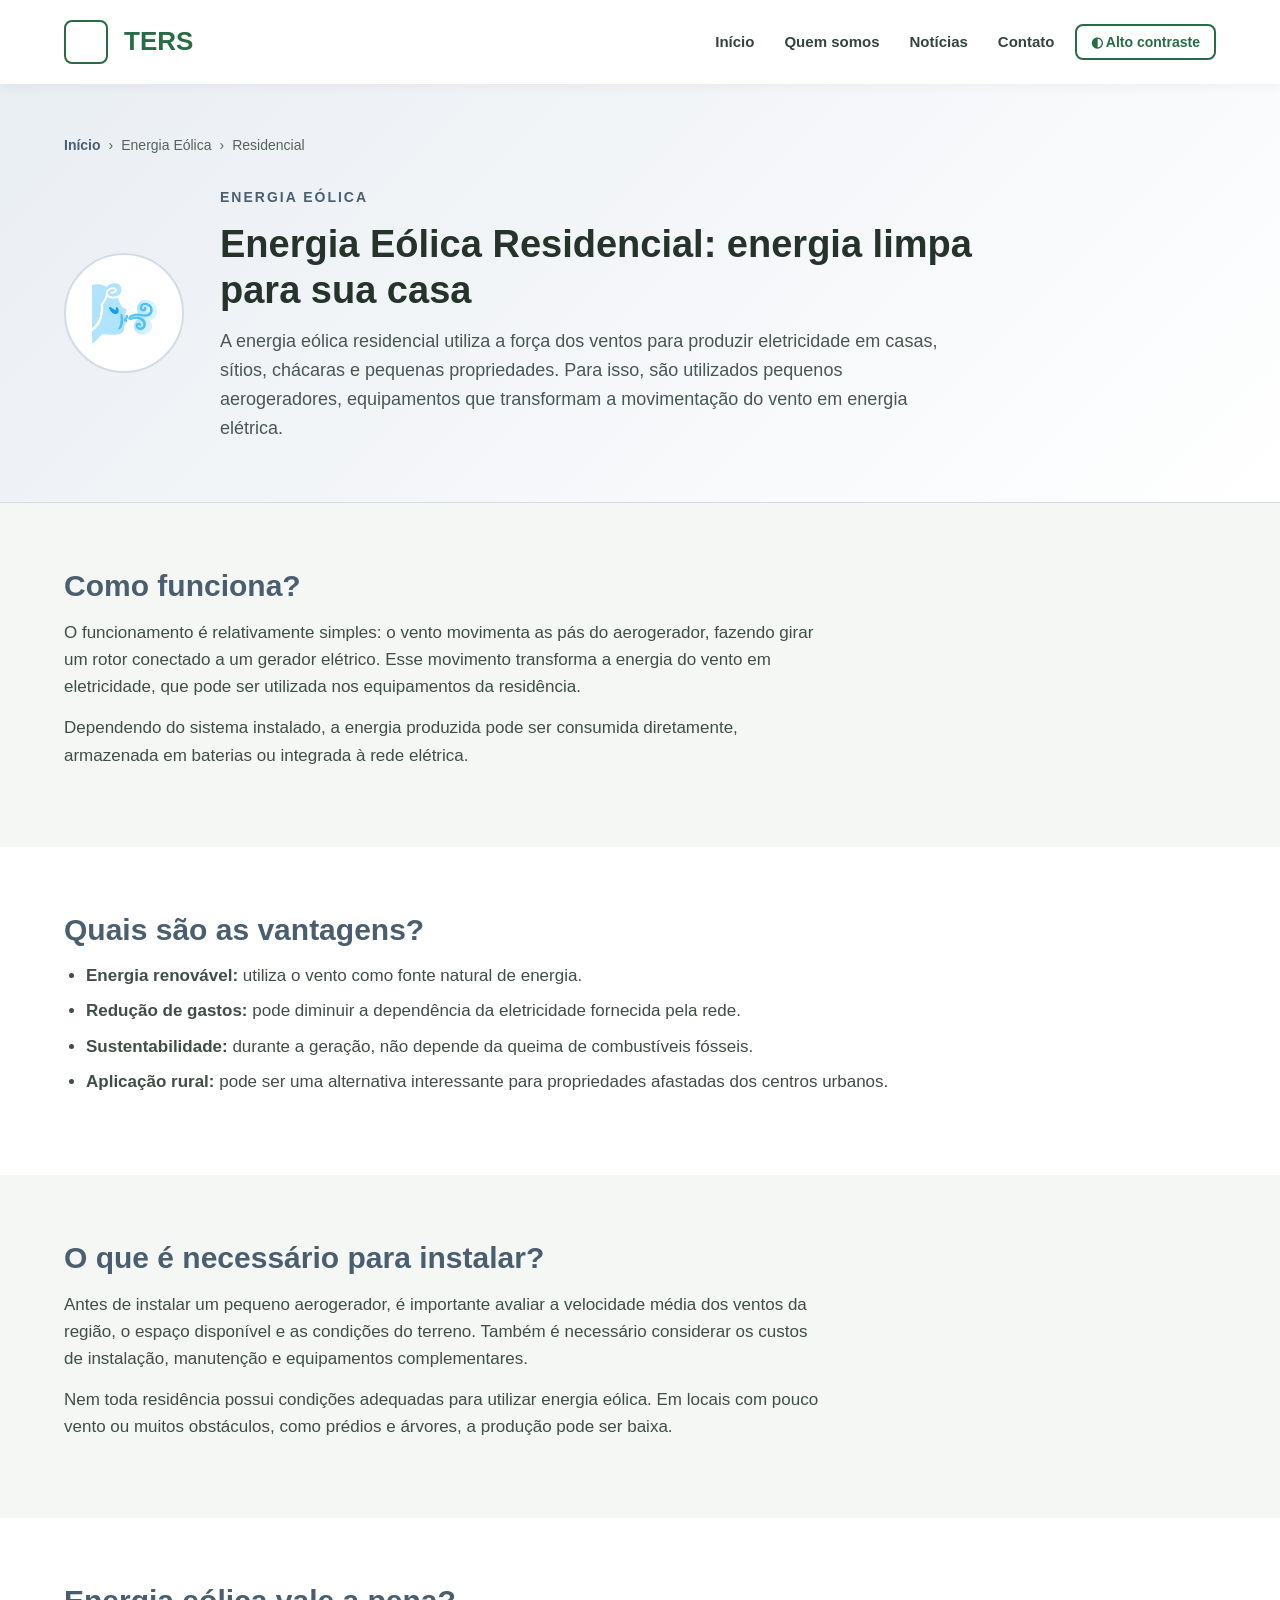
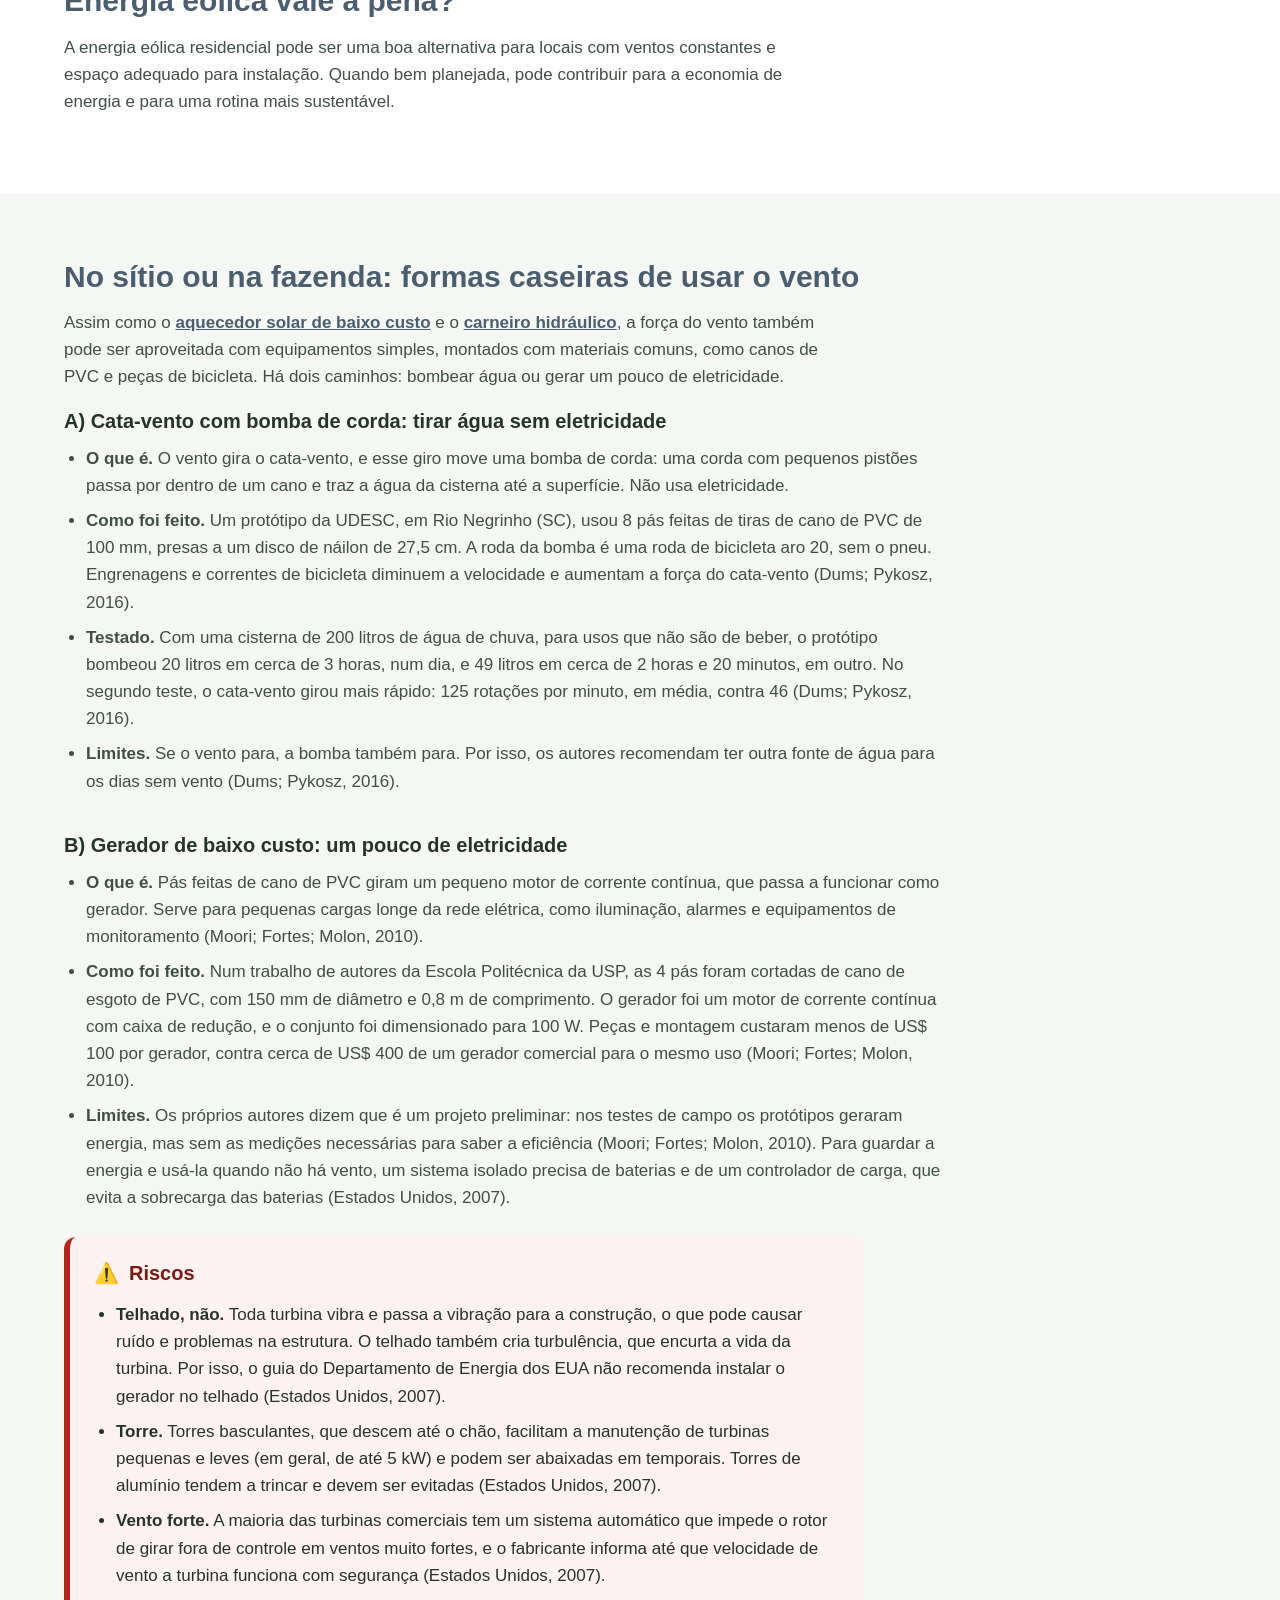
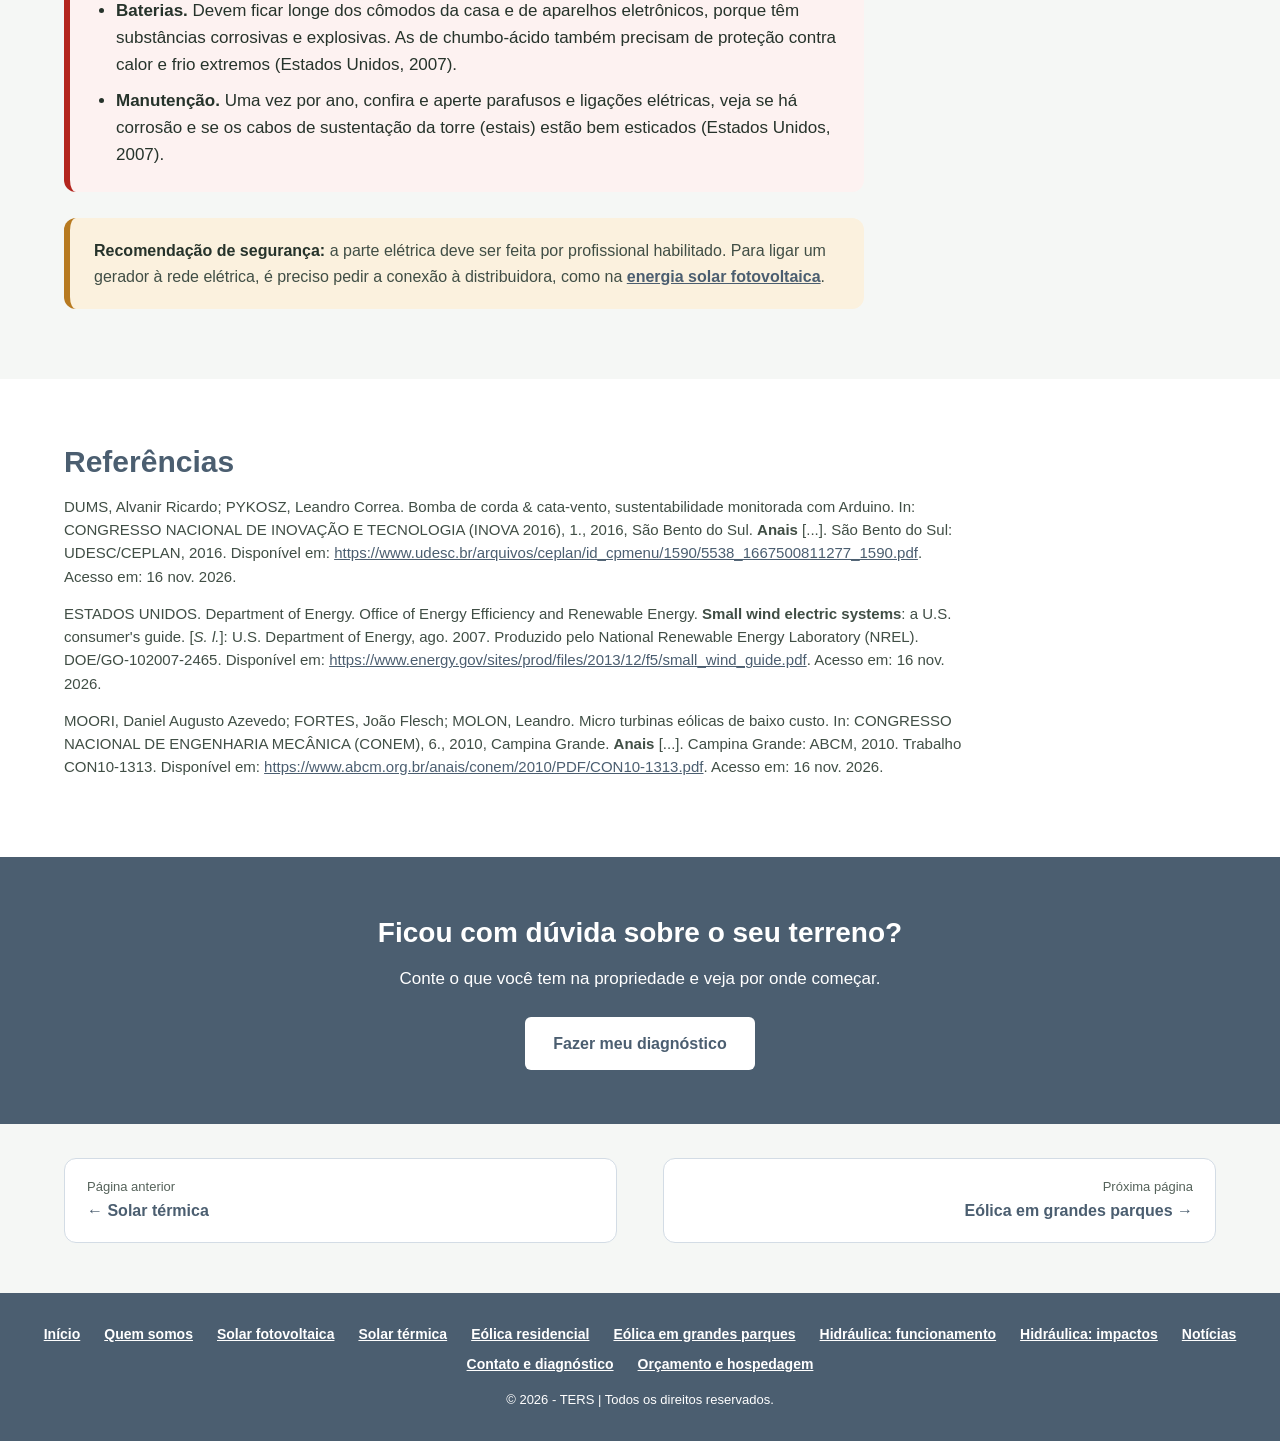
<file: eolica-residencial.html>
<!DOCTYPE html>
<html lang="pt-BR">
<head>
    <meta charset="UTF-8">
    <meta name="viewport" content="width=device-width, initial-scale=1.0">
    <meta name="description" content="Energia eólica residencial: como funcionam os pequenos aerogeradores, quais são as vantagens, o que é necessário para instalar e se vale a pena.">

    <title>Energia Eólica Residencial | TERS</title>

    <!-- Folha de estilos e JavaScript compartilhados por todas as páginas -->
    <link rel="stylesheet" href="css/style.css">
    <script src="js/main.js" defer></script>
</head>
<body class="tema-eolica">

    <a class="pular-conteudo" href="#conteudo">Pular para o conteúdo</a>

    <!-- ================= CABEÇALHO ================= -->
    <header>
        <div class="container">

            <!-- Botão hambúrguer + logo -->
            <div class="header-esquerda">
                <button class="botao-menu" id="botao-menu" type="button"
                        aria-label="Abrir menu de energias"
                        aria-controls="menu-lateral"
                        aria-expanded="false">
                    <span></span>
                    <span></span>
                    <span></span>
                </button>

                <a href="index.html" class="logo">TERS</a>
            </div>

            <!-- Menu horizontal (telas grandes) -->
            <nav aria-label="Menu principal">
                <ul>
                    <li><a href="index.html">Início</a></li>
                    <li><a href="sobre.html">Quem somos</a></li>
                    <li><a href="noticias.html">Notícias</a></li>
                    <li><a href="contato.html">Contato</a></li>
                </ul>
            </nav>

            <!-- Fase 7 (16/11/2026): botão de alto contraste (regra de acessibilidade).
                 O main.js liga/desliga a classe "alto-contraste" no <html> e lembra a escolha. -->
            <button class="botao-contraste" id="botao-contraste" type="button" aria-pressed="false">
                <span aria-hidden="true">◐</span> Alto contraste
            </button>

        </div>
    </header>

    <!-- ================= MENU LATERAL ================= -->
    <!-- Fundo escuro: ao clicar, fecha o menu -->
    <div class="menu-fundo" id="menu-fundo"></div>

    <aside class="menu-lateral" id="menu-lateral" aria-label="Menu de energias">
        <div class="menu-topo">
            <span class="menu-logo">TERS</span>
            <button class="menu-fechar" id="menu-fechar" type="button" aria-label="Fechar menu">✕</button>
        </div>

        <nav aria-label="Páginas de energia">
                <p class="menu-grupo-titulo" id="grupo-solar">ENERGIA SOLAR</p>
                <ul aria-labelledby="grupo-solar">
                    <li><a href="solar-fotovoltaica.html"><span aria-hidden="true">☀️</span> Fotovoltaica</a></li>
                    <li><a href="solar-termica.html"><span aria-hidden="true">🚿</span> Térmica</a></li>
                </ul>
                <p class="menu-grupo-titulo" id="grupo-eolica">ENERGIA EÓLICA</p>
                <ul aria-labelledby="grupo-eolica">
                    <li><a href="eolica-residencial.html" aria-current="page"><span aria-hidden="true">🌬️</span> Residencial</a></li>
                    <li><a href="eolica-grandes-parques.html"><span aria-hidden="true">🏞️</span> Grandes parques</a></li>
                </ul>
                <p class="menu-grupo-titulo" id="grupo-hidraulica">ENERGIA HIDRÁULICA</p>
                <ul aria-labelledby="grupo-hidraulica">
                    <li><a href="hidraulica-funcionamento.html"><span aria-hidden="true">💧</span> Funcionamento</a></li>
                    <li><a href="hidraulica-impactos.html"><span aria-hidden="true">🌿</span> Impactos</a></li>
                </ul>
                <p class="menu-grupo-titulo" id="grupo-mais">MAIS</p>
                <ul aria-labelledby="grupo-mais">
                    <li><a href="sobre.html"><span aria-hidden="true">👥</span> Quem somos</a></li>
                    <li><a href="noticias.html"><span aria-hidden="true">📰</span> Notícias e Eco-Inovação</a></li>
                    <li><a href="contato.html"><span aria-hidden="true">✉️</span> Contato e Diagnóstico</a></li>
                </ul>
        </nav>
    </aside>

    <!-- ================= CONTEÚDO PRINCIPAL ================= -->
    <main id="conteudo" tabindex="-1">
        <!-- ===== TEXTO NOVO DA EQUIPE (16/11/2026) =====
             Todo o conteúdo desta página foi trocado pelo texto "Energia Eólica Residencial:
             energia limpa para sua casa", enviado pela equipe. O texto foi copiado sem mudanças.
             As seções antigas (Onde funciona, Tem espaço?, Como é a montagem, Vantagens e cuidados,
             Solar ou eólica?) estão no backup _backup-2026-11-16/antes-texto-novo-eolica/. -->
        <section class="pagina-topo">
            <div class="container">
                <nav class="trilha" aria-label="Você está em">
                    <ol>
                    <li><a href="index.html">Início</a></li>
                    <li>Energia Eólica</li>
                    <li aria-current="page">Residencial</li>
                    </ol>
                </nav>

                <div class="pagina-topo-conteudo">
                    <div class="pagina-icone" aria-hidden="true">🌬️</div>
                    <div>
                        <span class="destaque">ENERGIA EÓLICA</span>
                        <!-- Título e primeiro parágrafo do texto da equipe, no mesmo lugar do resumo
                             da página Hidráulica – Impactos (antes: "Energia eólica residencial:
                             pequenos geradores de vento") -->
                        <h1>Energia Eólica Residencial: energia limpa para sua casa</h1>
                        <p>A energia eólica residencial utiliza a força dos ventos para produzir eletricidade em casas, sítios, chácaras e pequenas propriedades. Para isso, são utilizados pequenos aerogeradores, equipamentos que transformam a movimentação do vento em energia elétrica.</p>
                    </div>
                </div>
            </div>
        </section>

        <!-- ===== 1. COMO FUNCIONA ===== -->
        <section class="secao">
            <div class="container">
                <h2>Como funciona?</h2>
                <div class="texto-coluna">
                    <p>O funcionamento é relativamente simples: o vento movimenta as pás do aerogerador, fazendo girar um rotor conectado a um gerador elétrico. Esse movimento transforma a energia do vento em eletricidade, que pode ser utilizada nos equipamentos da residência.</p>
                    <p>Dependendo do sistema instalado, a energia produzida pode ser consumida diretamente, armazenada em baterias ou integrada à rede elétrica.</p>
                </div>
            </div>
        </section>

        <!-- ===== 2. VANTAGENS =====
             Lista com o rótulo em negrito, no mesmo formato das outras listas do site (classe .lista) -->
        <section class="secao secao-branca">
            <div class="container">
                <h2>Quais são as vantagens?</h2>
                <ul class="lista">
                    <li><strong>Energia renovável:</strong> utiliza o vento como fonte natural de energia.</li>
                    <li><strong>Redução de gastos:</strong> pode diminuir a dependência da eletricidade fornecida pela rede.</li>
                    <li><strong>Sustentabilidade:</strong> durante a geração, não depende da queima de combustíveis fósseis.</li>
                    <li><strong>Aplicação rural:</strong> pode ser uma alternativa interessante para propriedades afastadas dos centros urbanos.</li>
                </ul>
            </div>
        </section>

        <!-- ===== 3. O QUE É NECESSÁRIO PARA INSTALAR =====
             As ideias desta seção (medir o vento e evitar obstáculos como prédios e árvores)
             aparecem no guia do Departamento de Energia dos EUA, citado nas Referências. -->
        <section class="secao">
            <div class="container">
                <h2>O que é necessário para instalar?</h2>
                <div class="texto-coluna">
                    <p>Antes de instalar um pequeno aerogerador, é importante avaliar a velocidade média dos ventos da região, o espaço disponível e as condições do terreno. Também é necessário considerar os custos de instalação, manutenção e equipamentos complementares.</p>
                    <p>Nem toda residência possui condições adequadas para utilizar energia eólica. Em locais com pouco vento ou muitos obstáculos, como prédios e árvores, a produção pode ser baixa.</p>
                </div>
            </div>
        </section>

        <!-- ===== 4. VALE A PENA? ===== -->
        <section class="secao secao-branca">
            <div class="container">
                <h2>Energia eólica vale a pena?</h2>
                <div class="texto-coluna">
                    <p>A energia eólica residencial pode ser uma boa alternativa para locais com ventos constantes e espaço adequado para instalação. Quando bem planejada, pode contribuir para a economia de energia e para uma rotina mais sustentável.</p>
                </div>
            </div>
        </section>

        <!-- ===== 5. NO SÍTIO OU NA FAZENDA: FORMAS CASEIRAS (seção nova, 16/11/2026) =====
             Pedido do usuário: "uma forma caseira parecida no que tem nas outras energias".
             Segue o modelo da seção 7 das páginas Solar Térmica (aquecedor solar de baixo custo)
             e Hidráulica – Funcionamento (carneiro hidráulico): o que é, como foi feito, testes,
             limites e uma caixa de riscos. Texto escrito pela IA com base nas fontes citadas;
             a equipe deve revisar a redação (regra de autoria em content-rules.md).
             Classes que já existiam: .lista, .texto-coluna, .caixa .caixa-risco e .caixa-atencao.
             O id "no-sitio" é o mesmo das outras páginas. -->
        <section class="secao" id="no-sitio">
            <div class="container">
                <h2>No sítio ou na fazenda: formas caseiras de usar o vento</h2>
                <div class="texto-coluna">
                    <p>Assim como o <a href="solar-termica.html#no-sitio">aquecedor solar de baixo custo</a> e o <a href="hidraulica-funcionamento.html#no-sitio">carneiro hidráulico</a>, a força do vento também pode ser aproveitada com equipamentos simples, montados com materiais comuns, como canos de PVC e peças de bicicleta. Há dois caminhos: bombear água ou gerar um pouco de eletricidade.</p>
                </div>

                <h3>A) Cata-vento com bomba de corda: tirar água sem eletricidade</h3>
                <ul class="lista">
                    <li><strong>O que é.</strong> O vento gira o cata-vento, e esse giro move uma bomba de corda: uma corda com pequenos pistões passa por dentro de um cano e traz a água da cisterna até a superfície. Não usa eletricidade.</li>
                    <li><strong>Como foi feito.</strong> Um protótipo da UDESC, em Rio Negrinho (SC), usou 8 pás feitas de tiras de cano de PVC de 100 mm, presas a um disco de náilon de 27,5 cm. A roda da bomba é uma roda de bicicleta aro 20, sem o pneu. Engrenagens e correntes de bicicleta diminuem a velocidade e aumentam a força do cata-vento (Dums; Pykosz, 2016).</li>
                    <li><strong>Testado.</strong> Com uma cisterna de 200 litros de água de chuva, para usos que não são de beber, o protótipo bombeou 20 litros em cerca de 3 horas, num dia, e 49 litros em cerca de 2 horas e 20 minutos, em outro. No segundo teste, o cata-vento girou mais rápido: 125 rotações por minuto, em média, contra 46 (Dums; Pykosz, 2016).</li>
                    <li><strong>Limites.</strong> Se o vento para, a bomba também para. Por isso, os autores recomendam ter outra fonte de água para os dias sem vento (Dums; Pykosz, 2016).</li>
                </ul>

                <h3>B) Gerador de baixo custo: um pouco de eletricidade</h3>
                <ul class="lista">
                    <li><strong>O que é.</strong> Pás feitas de cano de PVC giram um pequeno motor de corrente contínua, que passa a funcionar como gerador. Serve para pequenas cargas longe da rede elétrica, como iluminação, alarmes e equipamentos de monitoramento (Moori; Fortes; Molon, 2010).</li>
                    <li><strong>Como foi feito.</strong> Num trabalho de autores da Escola Politécnica da USP, as 4 pás foram cortadas de cano de esgoto de PVC, com 150 mm de diâmetro e 0,8 m de comprimento. O gerador foi um motor de corrente contínua com caixa de redução, e o conjunto foi dimensionado para 100 W. Peças e montagem custaram menos de US$ 100 por gerador, contra cerca de US$ 400 de um gerador comercial para o mesmo uso (Moori; Fortes; Molon, 2010).</li>
                    <li><strong>Limites.</strong> Os próprios autores dizem que é um projeto preliminar: nos testes de campo os protótipos geraram energia, mas sem as medições necessárias para saber a eficiência (Moori; Fortes; Molon, 2010). Para guardar a energia e usá-la quando não há vento, um sistema isolado precisa de baterias e de um controlador de carga, que evita a sobrecarga das baterias (Estados Unidos, 2007).</li>
                </ul>

                <!-- Riscos: todos vêm do guia do Departamento de Energia dos EUA (2007), já citado nesta página -->
                <div class="caixa caixa-risco">
                    <h3><span aria-hidden="true">⚠️</span> Riscos</h3>
                    <ul class="lista">
                        <li><strong>Telhado, não.</strong> Toda turbina vibra e passa a vibração para a construção, o que pode causar ruído e problemas na estrutura. O telhado também cria turbulência, que encurta a vida da turbina. Por isso, o guia do Departamento de Energia dos EUA não recomenda instalar o gerador no telhado (Estados Unidos, 2007).</li>
                        <li><strong>Torre.</strong> Torres basculantes, que descem até o chão, facilitam a manutenção de turbinas pequenas e leves (em geral, de até 5 kW) e podem ser abaixadas em temporais. Torres de alumínio tendem a trincar e devem ser evitadas (Estados Unidos, 2007).</li>
                        <li><strong>Vento forte.</strong> A maioria das turbinas comerciais tem um sistema automático que impede o rotor de girar fora de controle em ventos muito fortes, e o fabricante informa até que velocidade de vento a turbina funciona com segurança (Estados Unidos, 2007).</li>
                        <li><strong>Baterias.</strong> Devem ficar longe dos cômodos da casa e de aparelhos eletrônicos, porque têm substâncias corrosivas e explosivas. As de chumbo-ácido também precisam de proteção contra calor e frio extremos (Estados Unidos, 2007).</li>
                        <li><strong>Manutenção.</strong> Uma vez por ano, confira e aperte parafusos e ligações elétricas, veja se há corrosão e se os cabos de sustentação da torre (estais) estão bem esticados (Estados Unidos, 2007).</li>
                    </ul>
                </div>

                <div class="caixa caixa-atencao"><p><strong>Recomendação de segurança:</strong> a parte elétrica deve ser feita por profissional habilitado. Para ligar um gerador à rede elétrica, é preciso pedir a conexão à distribuidora, como na <a href="solar-fotovoltaica.html#no-sitio">energia solar fotovoltaica</a>.</p></div>
            </div>
        </section>

        <!-- ===== REFERÊNCIAS =====
             Formato ABNT, em ordem alfabética, igual às outras páginas.
             - DOE (2007): apoia a seção 3 (medir o vento e evitar obstáculos como prédios e árvores;
               o guia fala em "obstructions such as hills, buildings, and trees") e os riscos da seção 5.
             - Dums e Pykosz (2016) e Moori, Fortes e Molon (2010): fontes da seção 5, conferidas nos PDFs.
             Reaproveita as classes .referencias e .lista-referencias (seção 18 do CSS).
             secao-branca mantém a alternância de fundo com a seção anterior. -->
        <section class="secao secao-branca" id="referencias">
            <div class="container">
                <h2>Referências</h2>
                <div class="referencias">
                    <ul class="lista-referencias">
                        <li>DUMS, Alvanir Ricardo; PYKOSZ, Leandro Correa. Bomba de corda &amp; cata-vento, sustentabilidade monitorada com Arduino. In: CONGRESSO NACIONAL DE INOVAÇÃO E TECNOLOGIA (INOVA 2016), 1., 2016, São Bento do Sul. <strong>Anais</strong> [...]. São Bento do Sul: UDESC/CEPLAN, 2016. Disponível em: <a href="https://www.udesc.br/arquivos/ceplan/id_cpmenu/1590/5538_1667500811277_1590.pdf">https://www.udesc.br/arquivos/ceplan/id_cpmenu/1590/5538_1667500811277_1590.pdf</a>. Acesso em: 16 nov. 2026.</li>
                        <li>ESTADOS UNIDOS. Department of Energy. Office of Energy Efficiency and Renewable Energy. <strong>Small wind electric systems</strong>: a U.S. consumer's guide. [<em>S. l.</em>]: U.S. Department of Energy, ago. 2007. Produzido pelo National Renewable Energy Laboratory (NREL). DOE/GO-102007-2465. Disponível em: <a href="https://www.energy.gov/sites/prod/files/2013/12/f5/small_wind_guide.pdf">https://www.energy.gov/sites/prod/files/2013/12/f5/small_wind_guide.pdf</a>. Acesso em: 16 nov. 2026.</li>
                        <li>MOORI, Daniel Augusto Azevedo; FORTES, João Flesch; MOLON, Leandro. Micro turbinas eólicas de baixo custo. In: CONGRESSO NACIONAL DE ENGENHARIA MECÂNICA (CONEM), 6., 2010, Campina Grande. <strong>Anais</strong> [...]. Campina Grande: ABCM, 2010. Trabalho CON10-1313. Disponível em: <a href="https://www.abcm.org.br/anais/conem/2010/PDF/CON10-1313.pdf">https://www.abcm.org.br/anais/conem/2010/PDF/CON10-1313.pdf</a>. Acesso em: 16 nov. 2026.</li>
                    </ul>
                </div>
            </div>
        </section>
        <section class="chamada">
            <div class="container">
                <h2>Ficou com dúvida sobre o seu terreno?</h2>
                <p>Conte o que você tem na propriedade e veja por onde começar.</p>
                <a href="contato.html" class="botao">Fazer meu diagnóstico</a>
            </div>
        </section>
        <div class="container">
            <nav class="nav-paginas" aria-label="Navegação entre páginas">
            <a href="solar-termica.html" class="anterior"><small>Página anterior</small>← Solar térmica</a>
            <a href="eolica-grandes-parques.html" class="proxima"><small>Próxima página</small>Eólica em grandes parques →</a>
            </nav>
        </div>

    </main>

    <!-- ================= RODAPÉ ================= -->
    <footer>
        <nav aria-label="Mapa do site">
            <ul>
                <li><a href="index.html">Início</a></li>
                <li><a href="sobre.html">Quem somos</a></li>
                <li><a href="solar-fotovoltaica.html">Solar fotovoltaica</a></li>
                <li><a href="solar-termica.html">Solar térmica</a></li>
                <li><a href="eolica-residencial.html">Eólica residencial</a></li>
                <li><a href="eolica-grandes-parques.html">Eólica em grandes parques</a></li>
                <li><a href="hidraulica-funcionamento.html">Hidráulica: funcionamento</a></li>
                <li><a href="hidraulica-impactos.html">Hidráulica: impactos</a></li>
                <li><a href="noticias.html">Notícias</a></li>
                <li><a href="contato.html">Contato e diagnóstico</a></li>
                <li><a href="orcamento_hospedagem.html">Orçamento e hospedagem</a></li>
            </ul>
        </nav>
        <p>&copy; 2026 - TERS | Todos os direitos reservados.</p>
    </footer>

</body>
</html>
</file>
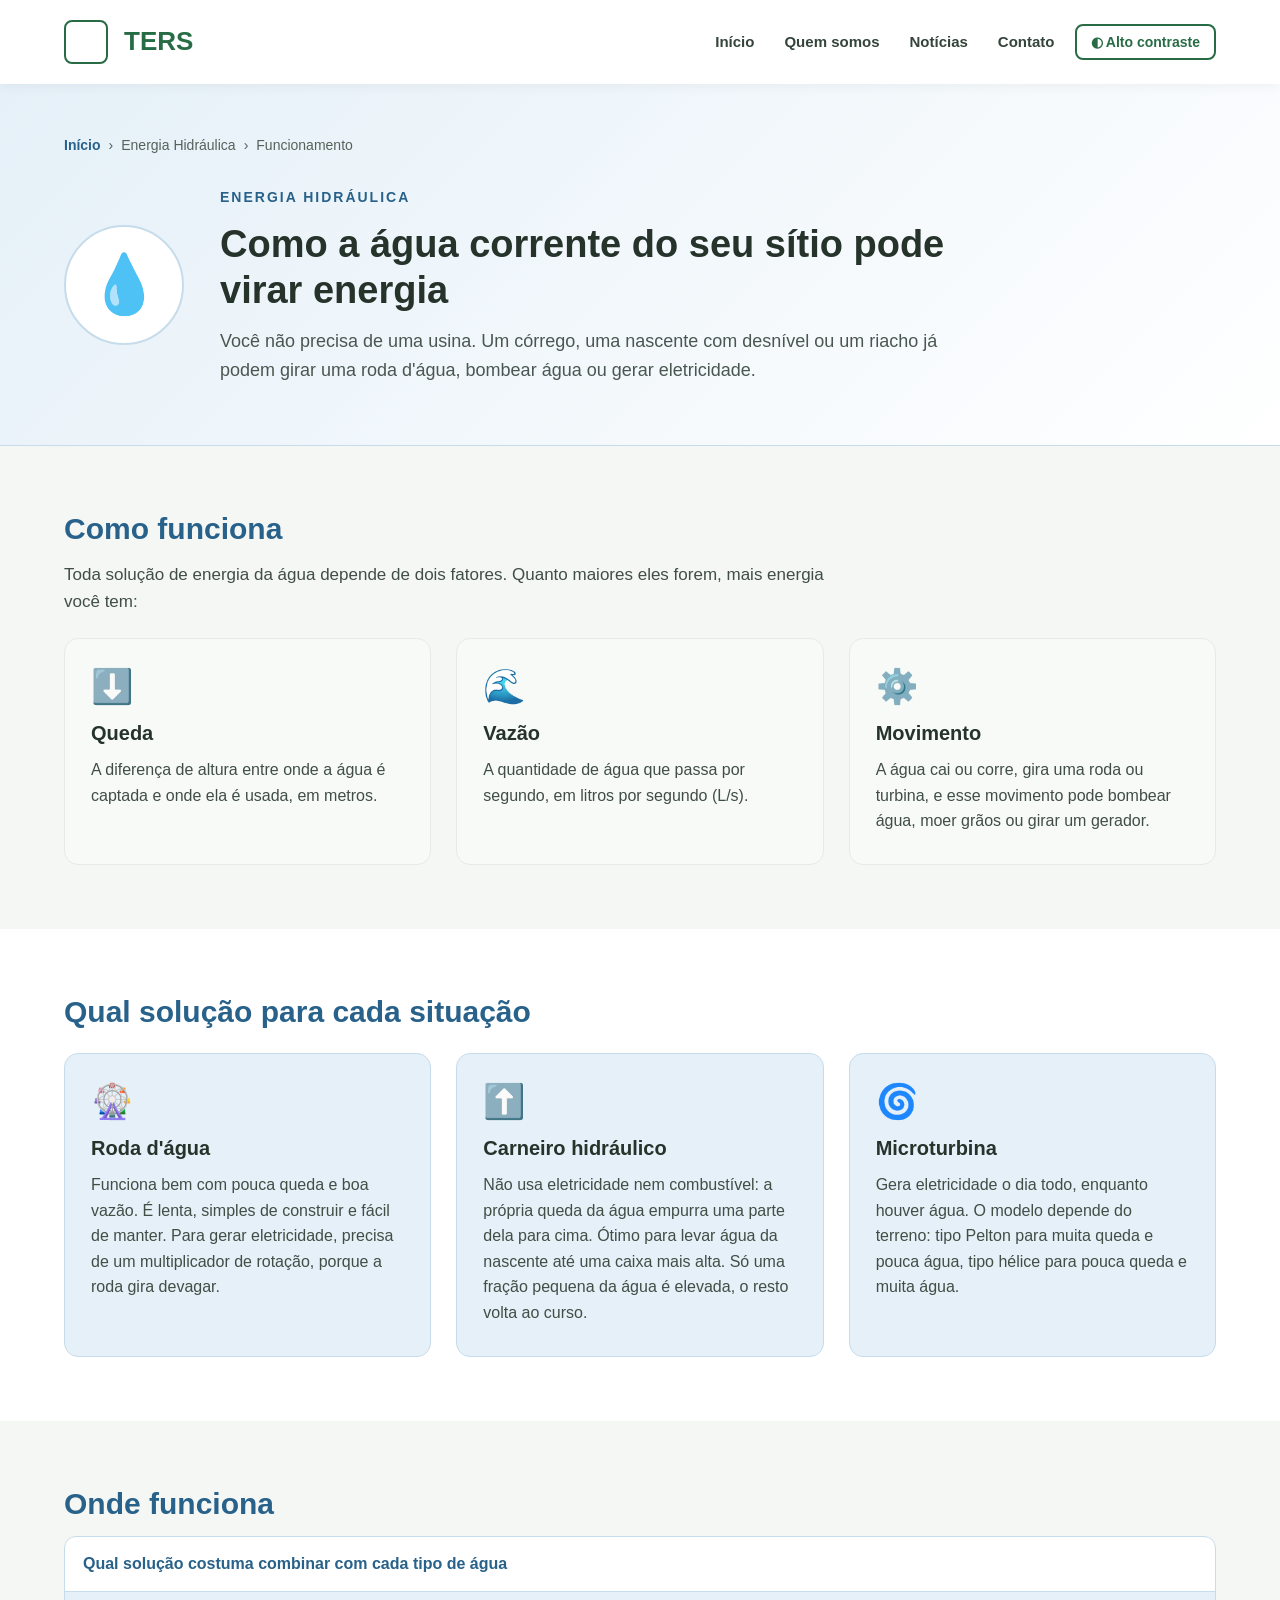
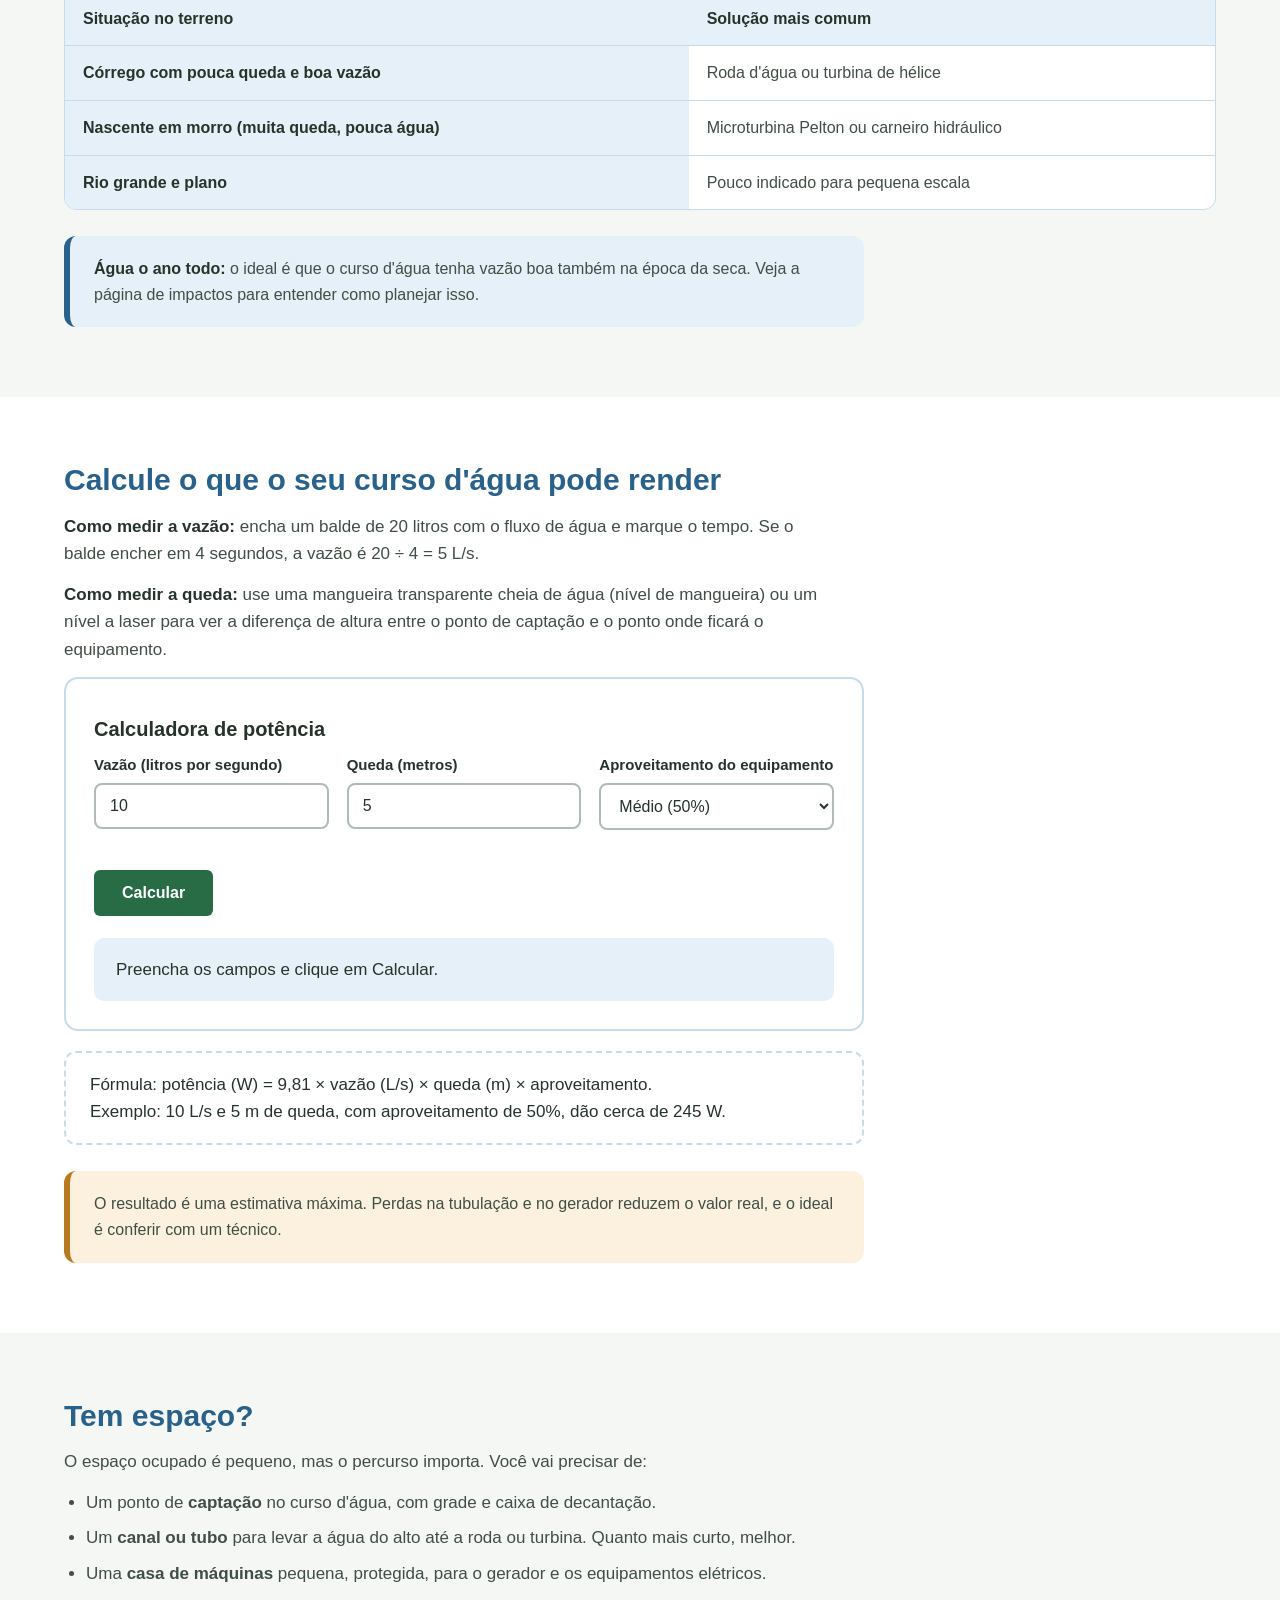
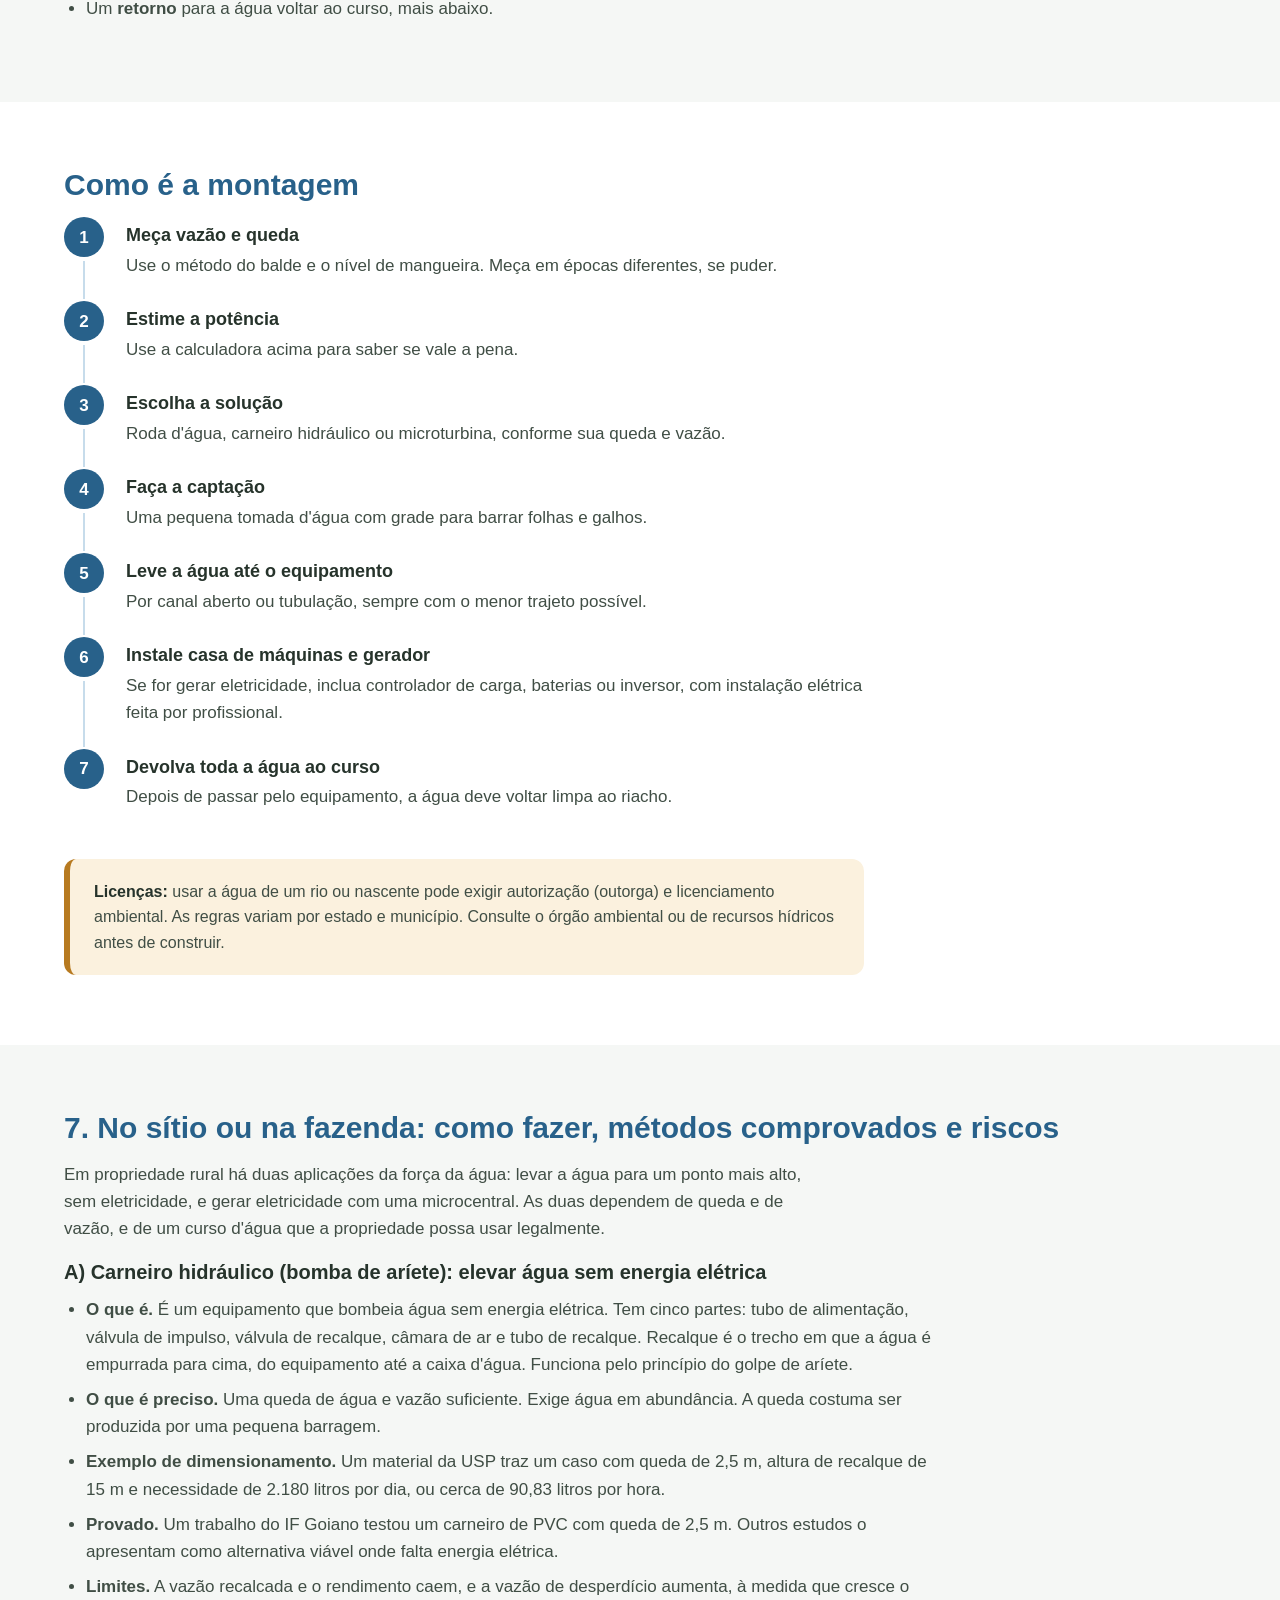
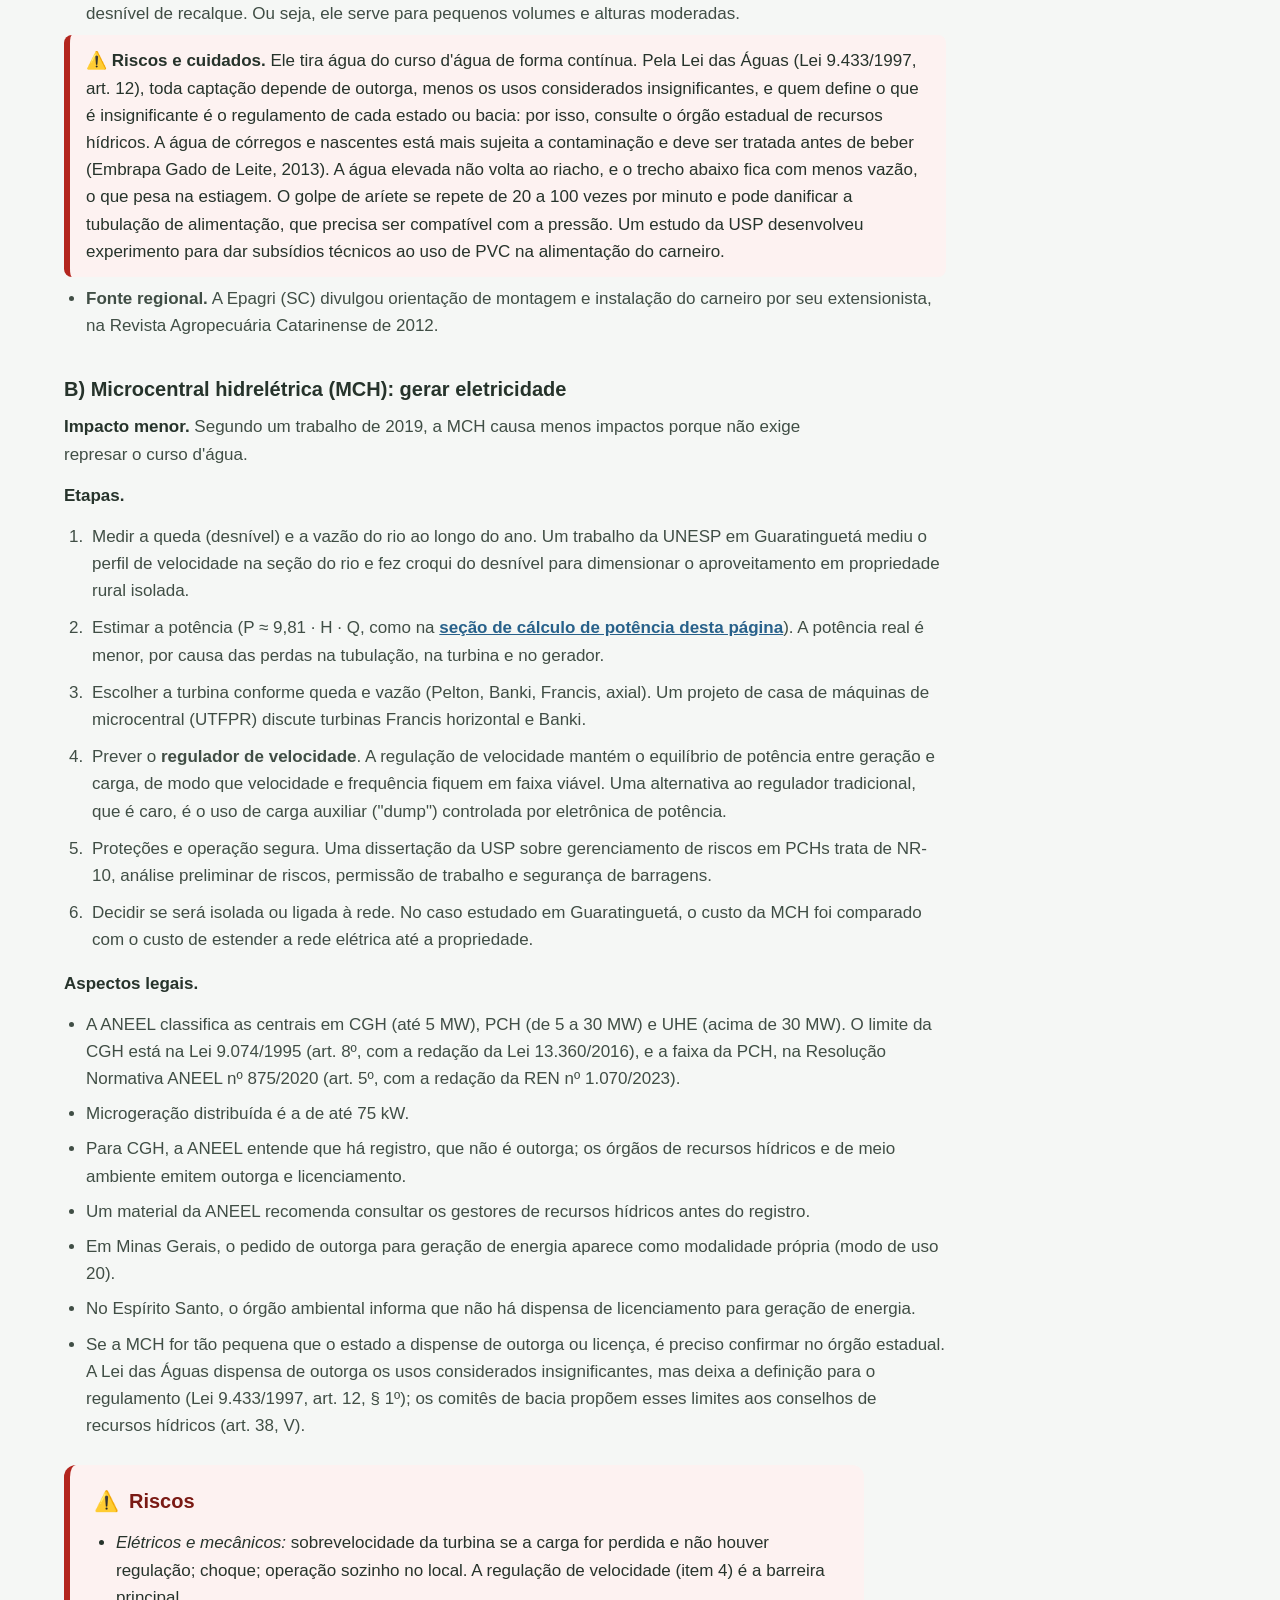
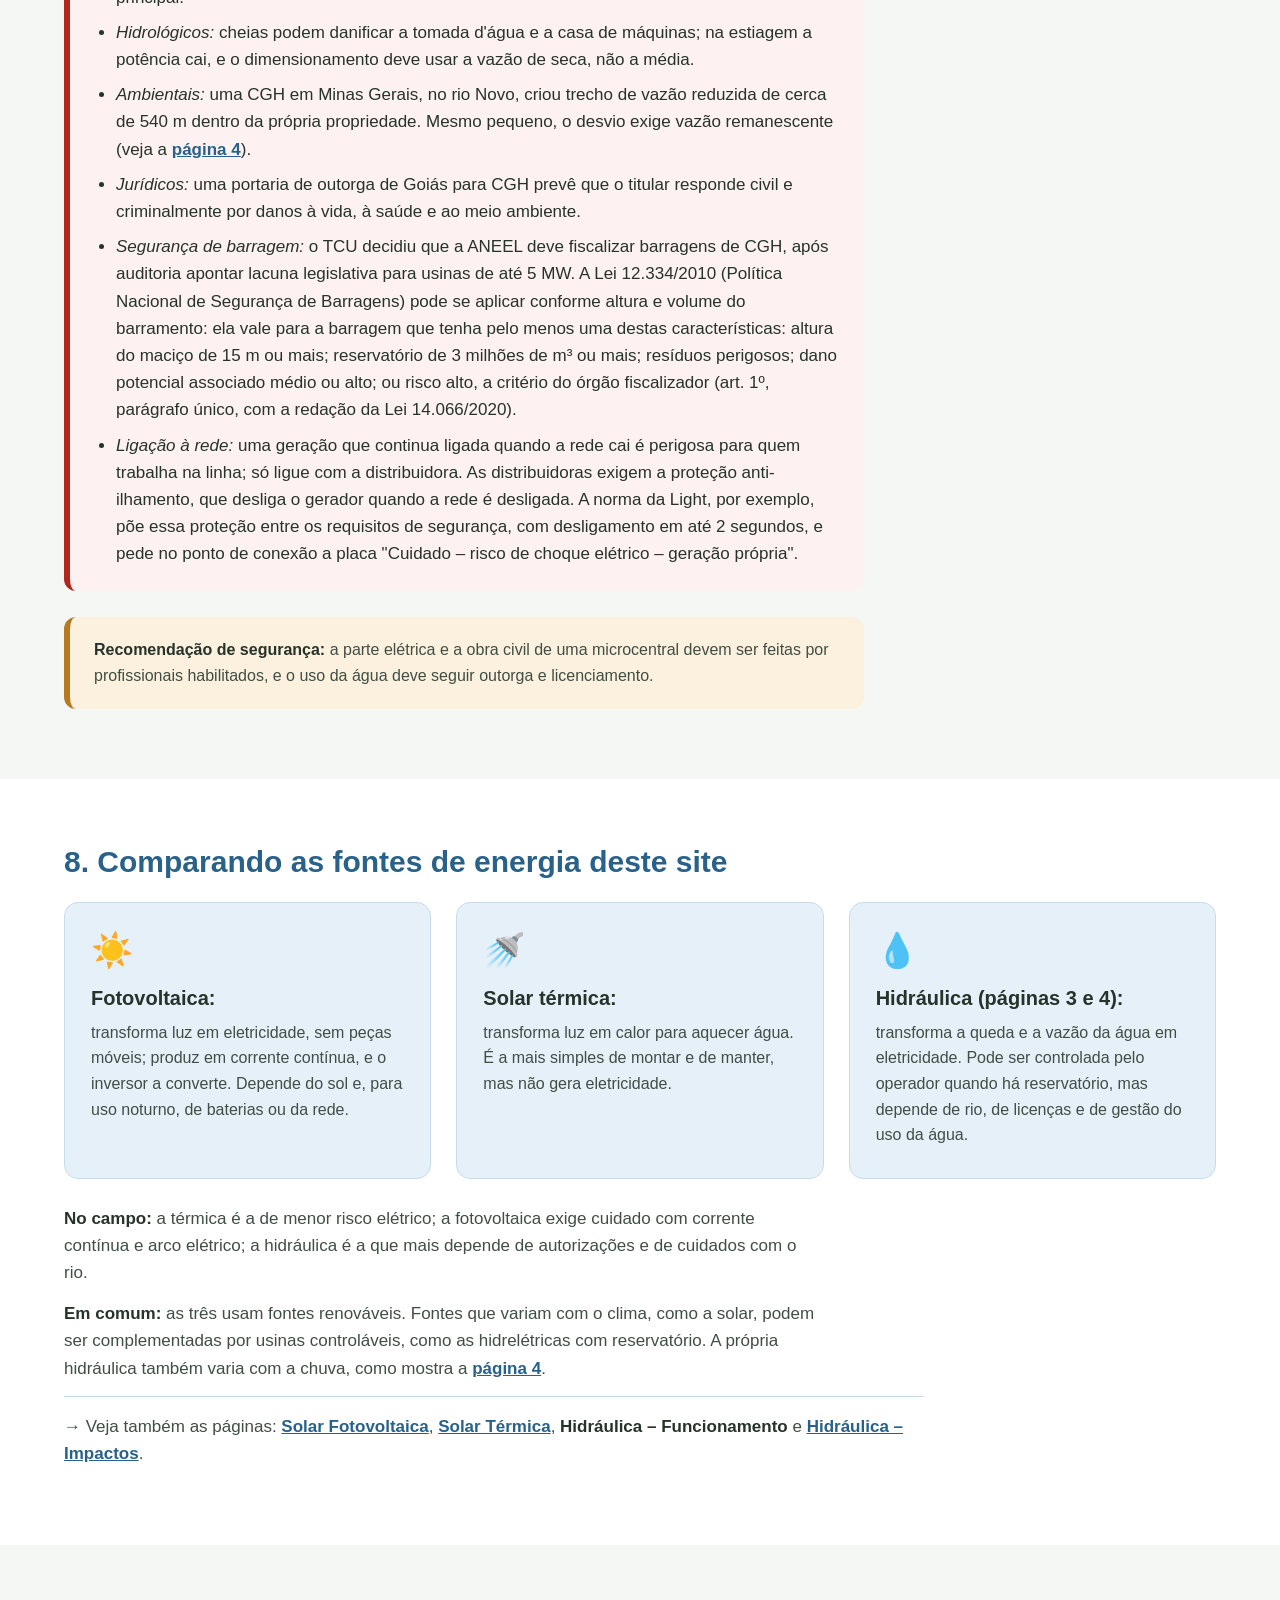
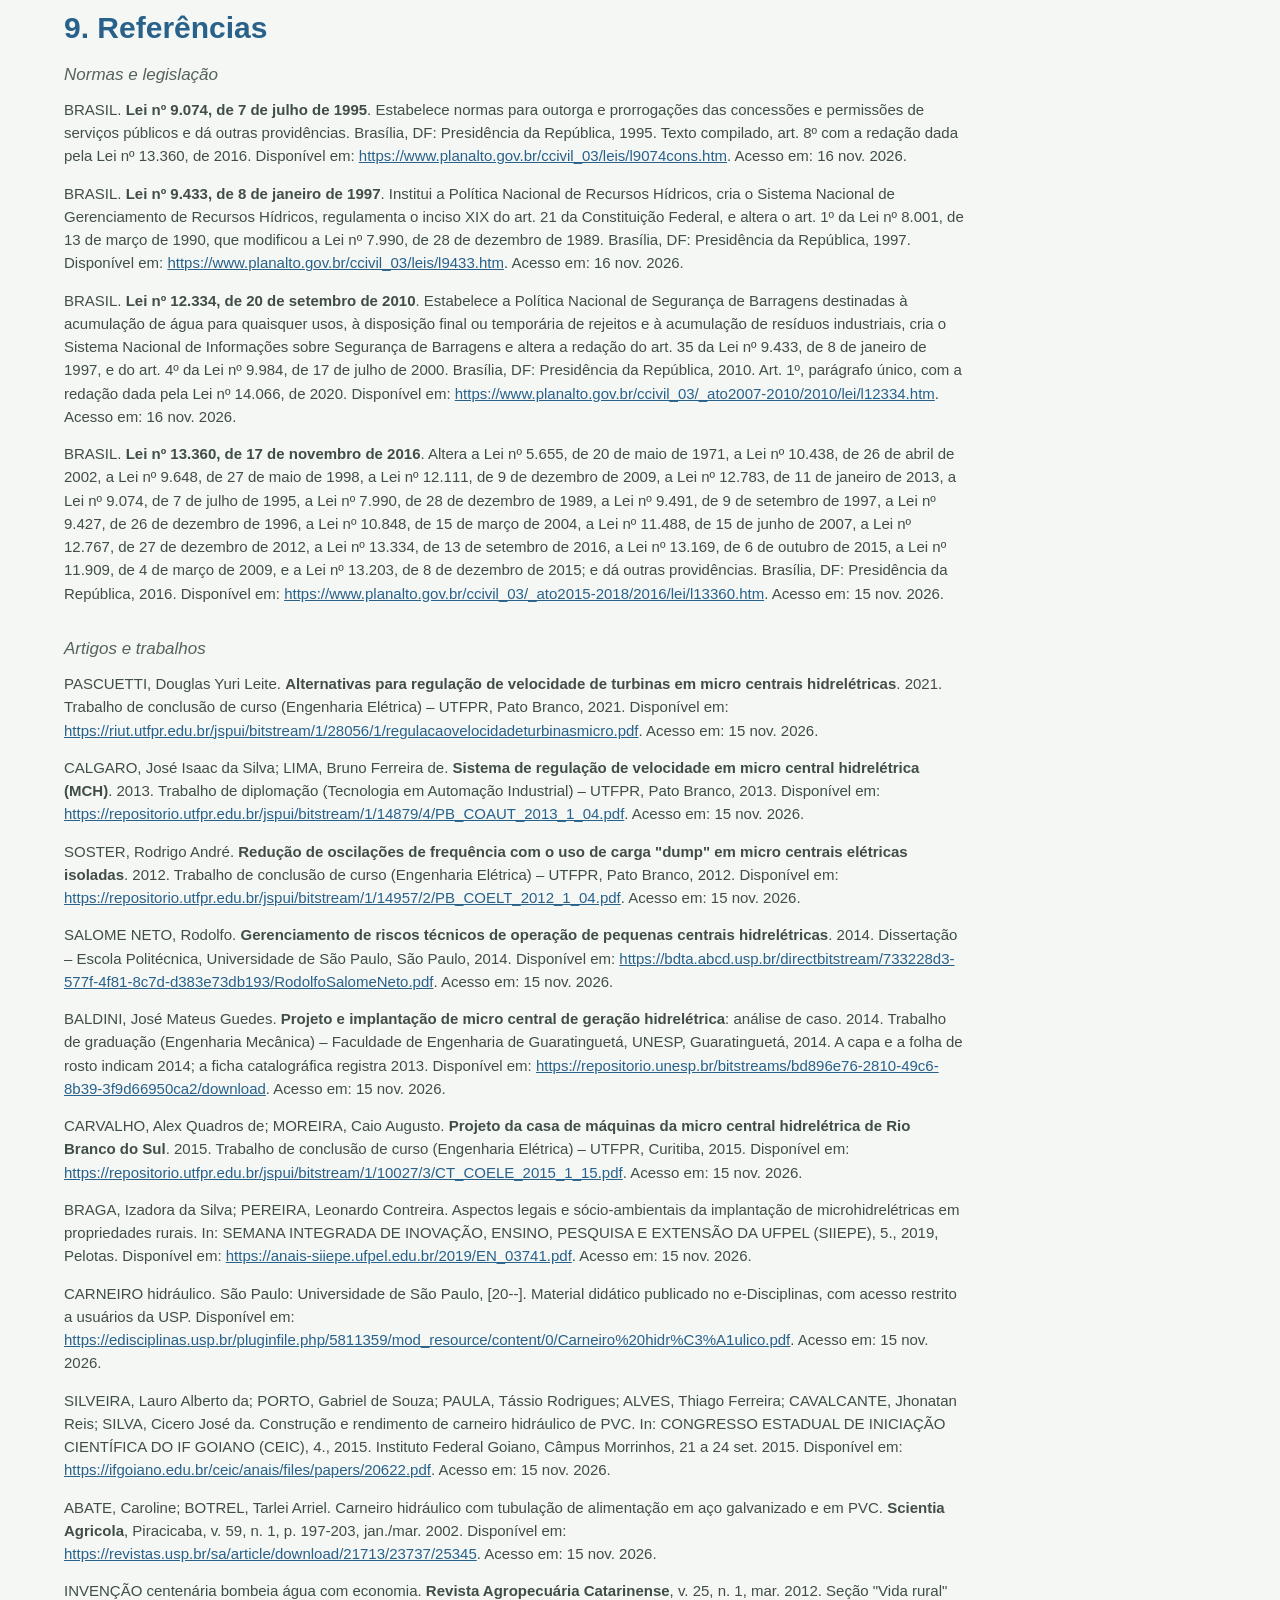
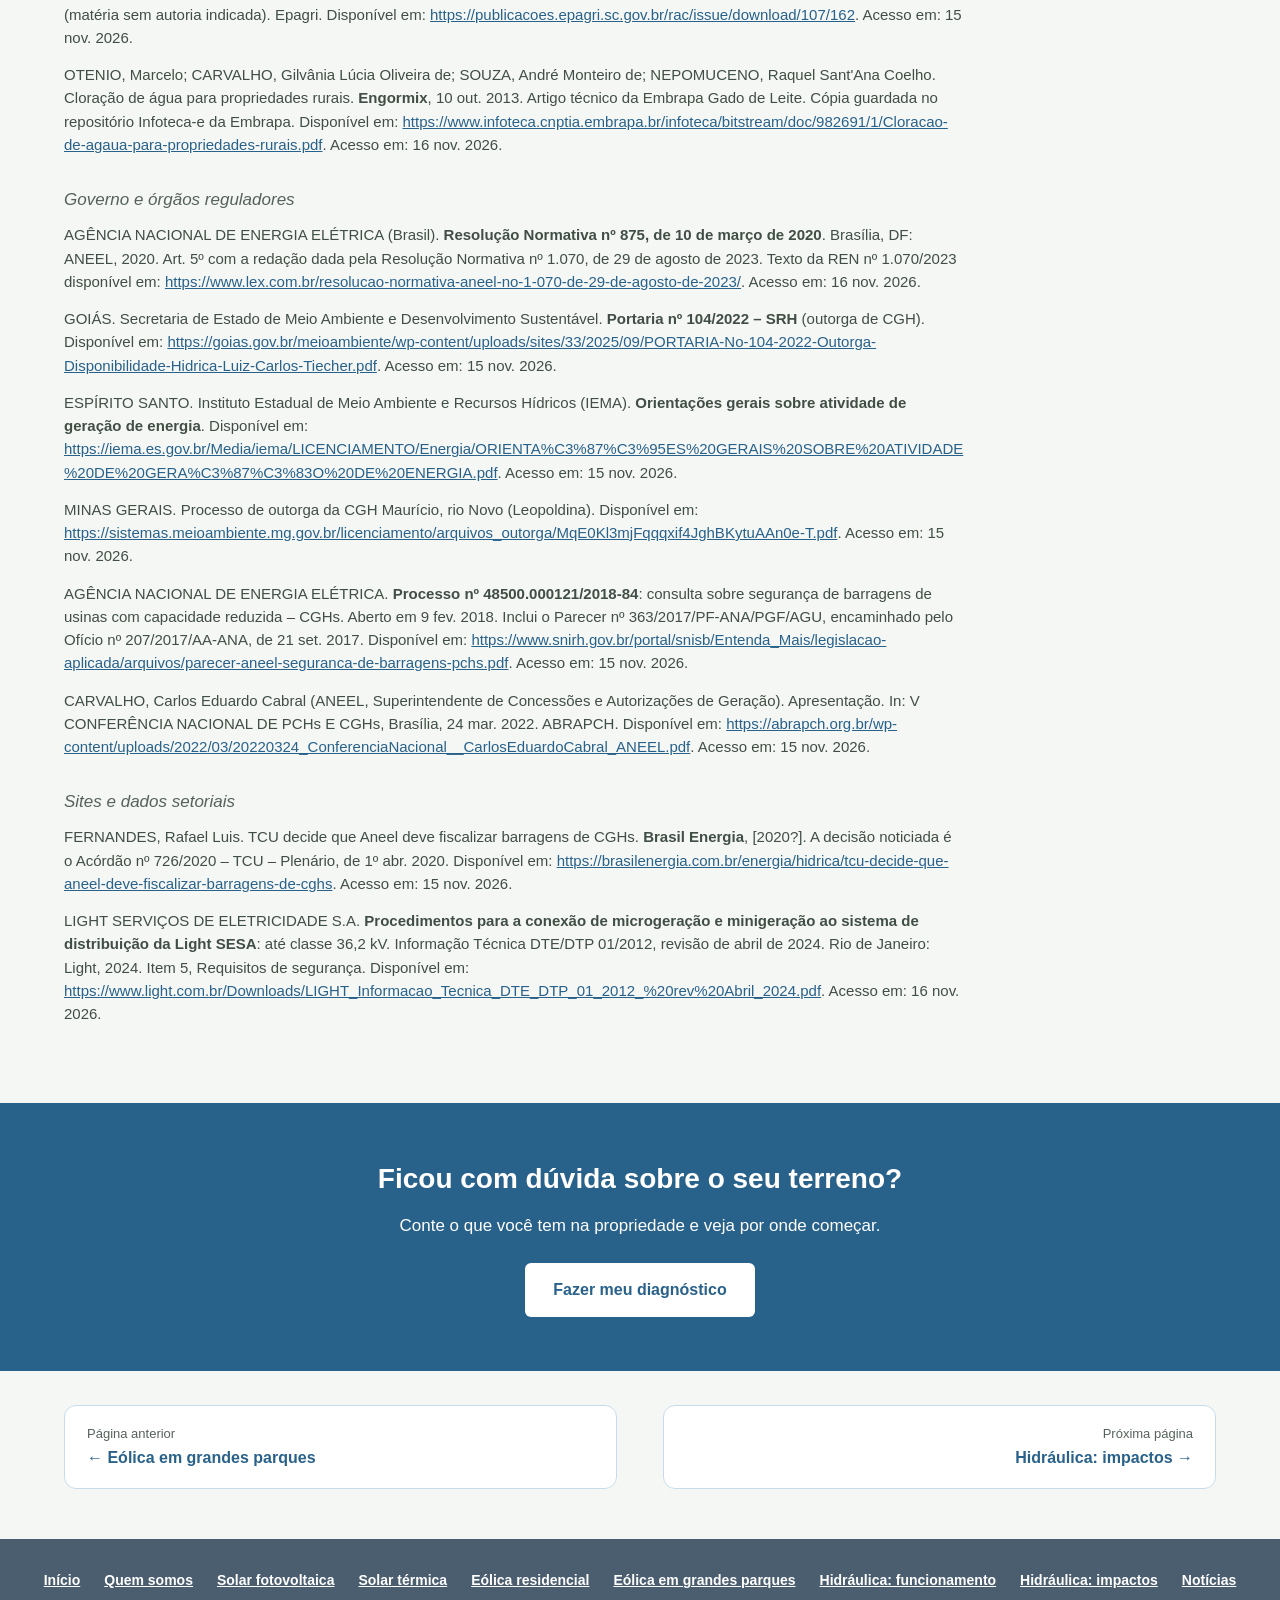
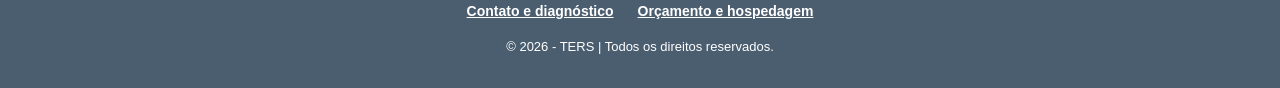
<file: hidraulica-funcionamento.html>
<!DOCTYPE html>
<html lang="pt-BR">
<head>
    <meta charset="UTF-8">
    <meta name="viewport" content="width=device-width, initial-scale=1.0">
    <meta name="description" content="Descubra como usar a água corrente do seu sítio para gerar energia ou bombear água: roda d'água, carneiro hidráulico e microturbinas.">

    <title>Energia Hidráulica: Funcionamento | TERS</title>

    <!-- Folha de estilos e JavaScript compartilhados por todas as páginas -->
    <link rel="stylesheet" href="css/style.css">
    <script src="js/main.js" defer></script>
</head>
<body class="tema-hidraulica">

    <a class="pular-conteudo" href="#conteudo">Pular para o conteúdo</a>

    <!-- ================= CABEÇALHO ================= -->
    <header>
        <div class="container">

            <!-- Botão hambúrguer + logo -->
            <div class="header-esquerda">
                <button class="botao-menu" id="botao-menu" type="button"
                        aria-label="Abrir menu de energias"
                        aria-controls="menu-lateral"
                        aria-expanded="false">
                    <span></span>
                    <span></span>
                    <span></span>
                </button>

                <a href="index.html" class="logo">TERS</a>
            </div>

            <!-- Menu horizontal (telas grandes) -->
            <nav aria-label="Menu principal">
                <ul>
                    <li><a href="index.html">Início</a></li>
                    <li><a href="sobre.html">Quem somos</a></li>
                    <li><a href="noticias.html">Notícias</a></li>
                    <li><a href="contato.html">Contato</a></li>
                </ul>
            </nav>

            <!-- Fase 7 (16/11/2026): botão de alto contraste (regra de acessibilidade).
                 O main.js liga/desliga a classe "alto-contraste" no <html> e lembra a escolha. -->
            <button class="botao-contraste" id="botao-contraste" type="button" aria-pressed="false">
                <span aria-hidden="true">◐</span> Alto contraste
            </button>

        </div>
    </header>

    <!-- ================= MENU LATERAL ================= -->
    <!-- Fundo escuro: ao clicar, fecha o menu -->
    <div class="menu-fundo" id="menu-fundo"></div>

    <aside class="menu-lateral" id="menu-lateral" aria-label="Menu de energias">
        <div class="menu-topo">
            <span class="menu-logo">TERS</span>
            <button class="menu-fechar" id="menu-fechar" type="button" aria-label="Fechar menu">✕</button>
        </div>

        <nav aria-label="Páginas de energia">
                <p class="menu-grupo-titulo" id="grupo-solar">ENERGIA SOLAR</p>
                <ul aria-labelledby="grupo-solar">
                    <li><a href="solar-fotovoltaica.html"><span aria-hidden="true">☀️</span> Fotovoltaica</a></li>
                    <li><a href="solar-termica.html"><span aria-hidden="true">🚿</span> Térmica</a></li>
                </ul>
                <p class="menu-grupo-titulo" id="grupo-eolica">ENERGIA EÓLICA</p>
                <ul aria-labelledby="grupo-eolica">
                    <li><a href="eolica-residencial.html"><span aria-hidden="true">🌬️</span> Residencial</a></li>
                    <li><a href="eolica-grandes-parques.html"><span aria-hidden="true">🏞️</span> Grandes parques</a></li>
                </ul>
                <p class="menu-grupo-titulo" id="grupo-hidraulica">ENERGIA HIDRÁULICA</p>
                <ul aria-labelledby="grupo-hidraulica">
                    <li><a href="hidraulica-funcionamento.html" aria-current="page"><span aria-hidden="true">💧</span> Funcionamento</a></li>
                    <li><a href="hidraulica-impactos.html"><span aria-hidden="true">🌿</span> Impactos</a></li>
                </ul>
                <p class="menu-grupo-titulo" id="grupo-mais">MAIS</p>
                <ul aria-labelledby="grupo-mais">
                    <li><a href="sobre.html"><span aria-hidden="true">👥</span> Quem somos</a></li>
                    <li><a href="noticias.html"><span aria-hidden="true">📰</span> Notícias e Eco-Inovação</a></li>
                    <li><a href="contato.html"><span aria-hidden="true">✉️</span> Contato e Diagnóstico</a></li>
                </ul>
        </nav>
    </aside>

    <!-- ================= CONTEÚDO PRINCIPAL ================= -->
    <main id="conteudo" tabindex="-1">
        <section class="pagina-topo">
            <div class="container">
                <nav class="trilha" aria-label="Você está em">
                    <ol>
                    <li><a href="index.html">Início</a></li>
                    <li>Energia Hidráulica</li>
                    <li aria-current="page">Funcionamento</li>
                    </ol>
                </nav>

                <div class="pagina-topo-conteudo">
                    <div class="pagina-icone" aria-hidden="true">💧</div>
                    <div>
                        <span class="destaque">ENERGIA HIDRÁULICA</span>
                        <h1>Como a água corrente do seu sítio pode virar energia</h1>
                        <p>Você não precisa de uma usina. Um córrego, uma nascente com desnível ou um riacho já podem girar uma roda d'água, bombear água ou gerar eletricidade.</p>
                    </div>
                </div>
            </div>
        </section>
        <section class="secao">
            <div class="container">
                <h2>Como funciona</h2>
                <div class="texto-coluna">
                    <p>Toda solução de energia da água depende de dois fatores. Quanto maiores eles forem, mais energia você tem:</p>
                </div>                <div class="grade-3">
                    <div class="card">
                        <span class="card-icone" aria-hidden="true">⬇️</span>
                        <h3>Queda</h3>
                        <p>A diferença de altura entre onde a água é captada e onde ela é usada, em metros.</p>
                    </div>
                    <div class="card">
                        <span class="card-icone" aria-hidden="true">🌊</span>
                        <h3>Vazão</h3>
                        <p>A quantidade de água que passa por segundo, em litros por segundo (L/s).</p>
                    </div>
                    <div class="card">
                        <span class="card-icone" aria-hidden="true">⚙️</span>
                        <h3>Movimento</h3>
                        <p>A água cai ou corre, gira uma roda ou turbina, e esse movimento pode bombear água, moer grãos ou girar um gerador.</p>
                    </div>
                </div>
            </div>
        </section>
        <section class="secao secao-branca">
            <div class="container">
                <h2>Qual solução para cada situação</h2>
                <div class="grade-3">
                    <div class="card">
                        <span class="card-icone" aria-hidden="true">🎡</span>
                        <h3>Roda d'água</h3>
                        <p>Funciona bem com pouca queda e boa vazão. É lenta, simples de construir e fácil de manter. Para gerar eletricidade, precisa de um multiplicador de rotação, porque a roda gira devagar.</p>
                    </div>
                    <div class="card">
                        <span class="card-icone" aria-hidden="true">⬆️</span>
                        <h3>Carneiro hidráulico</h3>
                        <p>Não usa eletricidade nem combustível: a própria queda da água empurra uma parte dela para cima. Ótimo para levar água da nascente até uma caixa mais alta. Só uma fração pequena da água é elevada, o resto volta ao curso.</p>
                    </div>
                    <div class="card">
                        <span class="card-icone" aria-hidden="true">🌀</span>
                        <h3>Microturbina</h3>
                        <p>Gera eletricidade o dia todo, enquanto houver água. O modelo depende do terreno: tipo Pelton para muita queda e pouca água, tipo hélice para pouca queda e muita água.</p>
                    </div>
                </div>
            </div>
        </section>
        <section class="secao">
            <div class="container">
                <h2>Onde funciona</h2>
                <div class="tabela-rolagem">
                    <table>
                        <caption>Qual solução costuma combinar com cada tipo de água</caption>
                        <thead><tr><th scope="col">Situação no terreno</th><th scope="col">Solução mais comum</th></tr></thead>
                        <tbody>
                            <tr><th scope="row">Córrego com pouca queda e boa vazão</th><td>Roda d'água ou turbina de hélice</td></tr>
                            <tr><th scope="row">Nascente em morro (muita queda, pouca água)</th><td>Microturbina Pelton ou carneiro hidráulico</td></tr>
                            <tr><th scope="row">Rio grande e plano</th><td>Pouco indicado para pequena escala</td></tr>
                        </tbody>
                    </table>
                </div>
                <div class="caixa"><p><strong>Água o ano todo:</strong> o ideal é que o curso d'água tenha vazão boa também na época da seca. Veja a página de impactos para entender como planejar isso.</p></div>
            </div>
        </section>
        <section class="secao secao-branca">
            <div class="container">
                <h2>Calcule o que o seu curso d'água pode render</h2>
                <div class="texto-coluna">
                    <p><strong>Como medir a vazão:</strong> encha um balde de 20 litros com o fluxo de água e marque o tempo. Se o balde encher em 4 segundos, a vazão é 20 ÷ 4 = 5 L/s.</p>
                    <p><strong>Como medir a queda:</strong> use uma mangueira transparente cheia de água (nível de mangueira) ou um nível a laser para ver a diferença de altura entre o ponto de captação e o ponto onde ficará o equipamento.</p>
                </div>
                <form class="calculadora" id="calculadora" aria-labelledby="titulo-calculadora" novalidate>
                    <h3 id="titulo-calculadora">Calculadora de potência</h3>
                    <div class="calculadora-campos">
                        <div class="campo">
                            <label for="calc-vazao">Vazão (litros por segundo)</label>
                            <input type="text" id="calc-vazao" inputmode="decimal" value="10">
                        </div>
                        <div class="campo">
                            <label for="calc-queda">Queda (metros)</label>
                            <input type="text" id="calc-queda" inputmode="decimal" value="5">
                        </div>
                        <div class="campo">
                            <label for="calc-eficiencia">Aproveitamento do equipamento</label>
                            <select id="calc-eficiencia">
                                <option value="0.4">Simples (40%)</option>
                                <option value="0.5" selected>Médio (50%)</option>
                                <option value="0.6">Bom (60%)</option>
                            </select>
                        </div>
                    </div>
                    <button type="submit" class="botao">Calcular</button>
                    <div class="calculadora-resultado" id="calc-resultado" role="status" aria-live="polite">
                        Preencha os campos e clique em Calcular.
                    </div>
                </form>
                <div class="exemplo">Fórmula: potência (W) = 9,81 × vazão (L/s) × queda (m) × aproveitamento.<br>Exemplo: 10 L/s e 5 m de queda, com aproveitamento de 50%, dão cerca de 245 W.</div>
                <div class="caixa caixa-atencao"><p>O resultado é uma estimativa máxima. Perdas na tubulação e no gerador reduzem o valor real, e o ideal é conferir com um técnico.</p></div>
            </div>
        </section>
        <section class="secao">
            <div class="container">
                <h2>Tem espaço?</h2>
                <div class="texto-coluna">
                    <p>O espaço ocupado é pequeno, mas o percurso importa. Você vai precisar de:</p>
                </div>                <ul class="lista">
                    <li>Um ponto de <strong>captação</strong> no curso d'água, com grade e caixa de decantação.</li>
                    <li>Um <strong>canal ou tubo</strong> para levar a água do alto até a roda ou turbina. Quanto mais curto, melhor.</li>
                    <li>Uma <strong>casa de máquinas</strong> pequena, protegida, para o gerador e os equipamentos elétricos.</li>
                    <li>Um <strong>retorno</strong> para a água voltar ao curso, mais abaixo.</li>
                </ul>
            </div>
        </section>
        <section class="secao secao-branca">
            <div class="container">
                <h2>Como é a montagem</h2>
                <ol class="passos">
                    <li><strong>Meça vazão e queda</strong>Use o método do balde e o nível de mangueira. Meça em épocas diferentes, se puder.</li>
                    <li><strong>Estime a potência</strong>Use a calculadora acima para saber se vale a pena.</li>
                    <li><strong>Escolha a solução</strong>Roda d'água, carneiro hidráulico ou microturbina, conforme sua queda e vazão.</li>
                    <li><strong>Faça a captação</strong>Uma pequena tomada d'água com grade para barrar folhas e galhos.</li>
                    <li><strong>Leve a água até o equipamento</strong>Por canal aberto ou tubulação, sempre com o menor trajeto possível.</li>
                    <li><strong>Instale casa de máquinas e gerador</strong>Se for gerar eletricidade, inclua controlador de carga, baterias ou inversor, com instalação elétrica feita por profissional.</li>
                    <li><strong>Devolva toda a água ao curso</strong>Depois de passar pelo equipamento, a água deve voltar limpa ao riacho.</li>
                </ol>
                <div class="caixa caixa-atencao"><p><strong>Licenças:</strong> usar a água de um rio ou nascente pode exigir autorização (outorga) e licenciamento ambiental. As regras variam por estado e município. Consulte o órgão ambiental ou de recursos hídricos antes de construir.</p></div>
            </div>
        </section>

        <!-- ===== 7. NO SÍTIO OU NA FAZENDA =====
             - .item-risco: "Riscos e cuidados" do carneiro, destacado na própria lista.
             - .caixa .caixa-risco: riscos da microcentral, sempre visíveis (sem acordeão).
             - O link da etapa 2 leva à calculadora desta página (#calculadora). -->
        <section class="secao" id="no-sitio">
            <div class="container">
                <h2>7. No sítio ou na fazenda: como fazer, métodos comprovados e riscos</h2>
                <div class="texto-coluna">
                    <p>Em propriedade rural há duas aplicações da força da água: levar a água para um ponto mais alto, sem eletricidade, e gerar eletricidade com uma microcentral. As duas dependem de queda e de vazão, e de um curso d'água que a propriedade possa usar legalmente.</p>
                </div>

                <h3>A) Carneiro hidráulico (bomba de aríete): elevar água sem energia elétrica</h3>
                <ul class="lista">
                    <!-- "Recalque" é explicado no texto, porque a regra de conteúdo pede
                         explicar os termos técnicos para leigos. -->
                    <li><strong>O que é.</strong> É um equipamento que bombeia água sem energia elétrica. Tem cinco partes: tubo de alimentação, válvula de impulso, válvula de recalque, câmara de ar e tubo de recalque. Recalque é o trecho em que a água é empurrada para cima, do equipamento até a caixa d'água. Funciona pelo princípio do golpe de aríete.</li>
                    <li><strong>O que é preciso.</strong> Uma queda de água e vazão suficiente. Exige água em abundância. A queda costuma ser produzida por uma pequena barragem.</li>
                    <li><strong>Exemplo de dimensionamento.</strong> Um material da USP traz um caso com queda de 2,5 m, altura de recalque de 15 m e necessidade de 2.180 litros por dia, ou cerca de 90,83 litros por hora.</li>
                    <li><strong>Provado.</strong> Um trabalho do IF Goiano testou um carneiro de PVC com queda de 2,5 m. Outros estudos o apresentam como alternativa viável onde falta energia elétrica.</li>
                    <li><strong>Limites.</strong> A vazão recalcada e o rendimento caem, e a vazão de desperdício aumenta, à medida que cresce o desnível de recalque. Ou seja, ele serve para pequenos volumes e alturas moderadas.</li>
                    <li class="item-risco"><span aria-hidden="true">⚠️</span> <strong>Riscos e cuidados.</strong> Ele tira água do curso d'água de forma contínua. Pela Lei das Águas (Lei 9.433/1997, art. 12), toda captação depende de outorga, menos os usos considerados insignificantes, e quem define o que é insignificante é o regulamento de cada estado ou bacia: por isso, consulte o órgão estadual de recursos hídricos. A água de córregos e nascentes está mais sujeita a contaminação e deve ser tratada antes de beber (Embrapa Gado de Leite, 2013). A água elevada não volta ao riacho, e o trecho abaixo fica com menos vazão, o que pesa na estiagem. O golpe de aríete se repete de 20 a 100 vezes por minuto e pode danificar a tubulação de alimentação, que precisa ser compatível com a pressão. Um estudo da USP desenvolveu experimento para dar subsídios técnicos ao uso de PVC na alimentação do carneiro.</li>
                    <li><strong>Fonte regional.</strong> A Epagri (SC) divulgou orientação de montagem e instalação do carneiro por seu extensionista, na Revista Agropecuária Catarinense de 2012.</li>
                </ul>

                <h3>B) Microcentral hidrelétrica (MCH): gerar eletricidade</h3> <!-- O espaço acima vem de ".secao .lista + h3" no CSS -->
                <div class="texto-coluna">
                    <p><strong>Impacto menor.</strong> Segundo um trabalho de 2019, a MCH causa menos impactos porque não exige represar o curso d'água.</p>
                    <p><strong>Etapas.</strong></p>
                </div>
                <ol class="lista">
                    <li>Medir a queda (desnível) e a vazão do rio ao longo do ano. Um trabalho da UNESP em Guaratinguetá mediu o perfil de velocidade na seção do rio e fez croqui do desnível para dimensionar o aproveitamento em propriedade rural isolada.</li>
                    <li>Estimar a potência (P ≈ 9,81 · H · Q, como na <a href="#calculadora">seção de cálculo de potência desta página</a>). A potência real é menor, por causa das perdas na tubulação, na turbina e no gerador.</li>
                    <li>Escolher a turbina conforme queda e vazão (Pelton, Banki, Francis, axial). Um projeto de casa de máquinas de microcentral (UTFPR) discute turbinas Francis horizontal e Banki.</li>
                    <li>Prever o <strong>regulador de velocidade</strong>. A regulação de velocidade mantém o equilíbrio de potência entre geração e carga, de modo que velocidade e frequência fiquem em faixa viável. Uma alternativa ao regulador tradicional, que é caro, é o uso de carga auxiliar ("dump") controlada por eletrônica de potência.</li>
                    <li>Proteções e operação segura. Uma dissertação da USP sobre gerenciamento de riscos em PCHs trata de NR-10, análise preliminar de riscos, permissão de trabalho e segurança de barragens.</li>
                    <li>Decidir se será isolada ou ligada à rede. No caso estudado em Guaratinguetá, o custo da MCH foi comparado com o custo de estender a rede elétrica até a propriedade.</li>
                </ol>

                <div class="texto-coluna">
                    <p><strong>Aspectos legais.</strong></p>
                </div>
                <ul class="lista">
                    <li>A ANEEL classifica as centrais em CGH (até 5 MW), PCH (de 5 a 30 MW) e UHE (acima de 30 MW). O limite da CGH está na Lei 9.074/1995 (art. 8º, com a redação da Lei 13.360/2016), e a faixa da PCH, na Resolução Normativa ANEEL nº 875/2020 (art. 5º, com a redação da REN nº 1.070/2023).</li>
                    <li>Microgeração distribuída é a de até 75 kW.</li>
                    <li>Para CGH, a ANEEL entende que há registro, que não é outorga; os órgãos de recursos hídricos e de meio ambiente emitem outorga e licenciamento.</li>
                    <li>Um material da ANEEL recomenda consultar os gestores de recursos hídricos antes do registro.</li>
                    <li>Em Minas Gerais, o pedido de outorga para geração de energia aparece como modalidade própria (modo de uso 20).</li>
                    <li>No Espírito Santo, o órgão ambiental informa que não há dispensa de licenciamento para geração de energia.</li>
                    <li>Se a MCH for tão pequena que o estado a dispense de outorga ou licença, é preciso confirmar no órgão estadual. A Lei das Águas dispensa de outorga os usos considerados insignificantes, mas deixa a definição para o regulamento (Lei 9.433/1997, art. 12, § 1º); os comitês de bacia propõem esses limites aos conselhos de recursos hídricos (art. 38, V).</li>
                </ul>

                <div class="caixa caixa-risco"> <!-- Base .caixa (como .caixa-atencao) + cor vermelha de risco -->
                    <h3><span aria-hidden="true">⚠️</span> Riscos</h3>
                    <ul class="lista">
                        <li><em>Elétricos e mecânicos:</em> sobrevelocidade da turbina se a carga for perdida e não houver regulação; choque; operação sozinho no local. A regulação de velocidade (item 4) é a barreira principal.</li>
                        <li><em>Hidrológicos:</em> cheias podem danificar a tomada d'água e a casa de máquinas; na estiagem a potência cai, e o dimensionamento deve usar a vazão de seca, não a média.</li>
                        <li><em>Ambientais:</em> uma CGH em Minas Gerais, no rio Novo, criou trecho de vazão reduzida de cerca de 540 m dentro da própria propriedade. Mesmo pequeno, o desvio exige vazão remanescente (veja a <a href="hidraulica-impactos.html">página 4</a>).</li>
                        <li><em>Jurídicos:</em> uma portaria de outorga de Goiás para CGH prevê que o titular responde civil e criminalmente por danos à vida, à saúde e ao meio ambiente.</li>
                        <li><em>Segurança de barragem:</em> o TCU decidiu que a ANEEL deve fiscalizar barragens de CGH, após auditoria apontar lacuna legislativa para usinas de até 5 MW. A Lei 12.334/2010 (Política Nacional de Segurança de Barragens) pode se aplicar conforme altura e volume do barramento: ela vale para a barragem que tenha pelo menos uma destas características: altura do maciço de 15 m ou mais; reservatório de 3 milhões de m³ ou mais; resíduos perigosos; dano potencial associado médio ou alto; ou risco alto, a critério do órgão fiscalizador (art. 1º, parágrafo único, com a redação da Lei 14.066/2020).</li>
                        <li><em>Ligação à rede:</em> uma geração que continua ligada quando a rede cai é perigosa para quem trabalha na linha; só ligue com a distribuidora. As distribuidoras exigem a proteção anti-ilhamento, que desliga o gerador quando a rede é desligada. A norma da Light, por exemplo, põe essa proteção entre os requisitos de segurança, com desligamento em até 2 segundos, e pede no ponto de conexão a placa "Cuidado – risco de choque elétrico – geração própria".</li>
                    </ul>
                </div>

                <div class="caixa caixa-atencao"><p><strong>Recomendação de segurança:</strong> a parte elétrica e a obra civil de uma microcentral devem ser feitas por profissionais habilitados, e o uso da água deve seguir outorga e licenciamento.</p></div>
            </div>
        </section>

        <!-- ===== 8. COMPARANDO AS FONTES (substitui a anterior; texto igual nas 4 páginas) =====
             Os cartões usam .card-comparacao: o rótulo em negrito faz papel de título.
             No "Veja também", o link da página atual leva aria-current="page". -->
        <section class="secao secao-branca" id="comparacao">
            <div class="container">
                <h2>8. Comparando as fontes de energia deste site</h2>
                <div class="grade-3">
                    <div class="card card-comparacao">
                        <span class="card-icone" aria-hidden="true">☀️</span>
                        <p><strong>Fotovoltaica:</strong> transforma luz em eletricidade, sem peças móveis; produz em corrente contínua, e o inversor a converte. Depende do sol e, para uso noturno, de baterias ou da rede.</p>
                    </div>
                    <div class="card card-comparacao">
                        <span class="card-icone" aria-hidden="true">🚿</span>
                        <p><strong>Solar térmica:</strong> transforma luz em calor para aquecer água. É a mais simples de montar e de manter, mas não gera eletricidade.</p>
                    </div>
                    <div class="card card-comparacao">
                        <span class="card-icone" aria-hidden="true">💧</span>
                        <p><strong>Hidráulica (páginas 3 e 4):</strong> transforma a queda e a vazão da água em eletricidade. Pode ser controlada pelo operador quando há reservatório, mas depende de rio, de licenças e de gestão do uso da água.</p>
                    </div>
                </div>
                <div class="texto-coluna">
                    <p><strong>No campo:</strong> a térmica é a de menor risco elétrico; a fotovoltaica exige cuidado com corrente contínua e arco elétrico; a hidráulica é a que mais depende de autorizações e de cuidados com o rio.</p>
                    <p><strong>Em comum:</strong> as três usam fontes renováveis. Fontes que variam com o clima, como a solar, podem ser complementadas por usinas controláveis, como as hidrelétricas com reservatório. A própria hidráulica também varia com a chuva, como mostra a <a href="hidraulica-impactos.html">página 4</a>.</p>
                </div>
                <p class="ver-tambem">→ Veja também as páginas: <a href="solar-fotovoltaica.html">Solar Fotovoltaica</a>, <a href="solar-termica.html">Solar Térmica</a>, <a href="hidraulica-funcionamento.html" aria-current="page">Hidráulica – Funcionamento</a> e <a href="hidraulica-impactos.html">Hidráulica – Impactos</a>.</p>
            </div>
        </section>

        <!-- ===== 9. REFERÊNCIAS (formato ABNT) =====
             Cada fonte foi conferida no documento original. O material da USP
             (e-Disciplinas) não traz autoria visível; por isso a entrada começa
             pelo título, como a ABNT manda para obras sem autor. -->
        <section class="secao" id="referencias">
            <div class="container">
                <h2>9. Referências</h2>
                <div class="referencias">
                    <h3>Normas e legislação</h3>
                    <ul class="lista-referencias">
                        <li>BRASIL. <strong>Lei nº 9.074, de 7 de julho de 1995</strong>. Estabelece normas para outorga e prorrogações das concessões e permissões de serviços públicos e dá outras providências. Brasília, DF: Presidência da República, 1995. Texto compilado, art. 8º com a redação dada pela Lei nº 13.360, de 2016. Disponível em: <a href="https://www.planalto.gov.br/ccivil_03/leis/l9074cons.htm">https://www.planalto.gov.br/ccivil_03/leis/l9074cons.htm</a>. Acesso em: 16 nov. 2026.</li>
                        <li>BRASIL. <strong>Lei nº 9.433, de 8 de janeiro de 1997</strong>. Institui a Política Nacional de Recursos Hídricos, cria o Sistema Nacional de Gerenciamento de Recursos Hídricos, regulamenta o inciso XIX do art. 21 da Constituição Federal, e altera o art. 1º da Lei nº 8.001, de 13 de março de 1990, que modificou a Lei nº 7.990, de 28 de dezembro de 1989. Brasília, DF: Presidência da República, 1997. Disponível em: <a href="https://www.planalto.gov.br/ccivil_03/leis/l9433.htm">https://www.planalto.gov.br/ccivil_03/leis/l9433.htm</a>. Acesso em: 16 nov. 2026.</li>
                        <li>BRASIL. <strong>Lei nº 12.334, de 20 de setembro de 2010</strong>. Estabelece a Política Nacional de Segurança de Barragens destinadas à acumulação de água para quaisquer usos, à disposição final ou temporária de rejeitos e à acumulação de resíduos industriais, cria o Sistema Nacional de Informações sobre Segurança de Barragens e altera a redação do art. 35 da Lei nº 9.433, de 8 de janeiro de 1997, e do art. 4º da Lei nº 9.984, de 17 de julho de 2000. Brasília, DF: Presidência da República, 2010. Art. 1º, parágrafo único, com a redação dada pela Lei nº 14.066, de 2020. Disponível em: <a href="https://www.planalto.gov.br/ccivil_03/_ato2007-2010/2010/lei/l12334.htm">https://www.planalto.gov.br/ccivil_03/_ato2007-2010/2010/lei/l12334.htm</a>. Acesso em: 16 nov. 2026.</li>
                        <li>BRASIL. <strong>Lei nº 13.360, de 17 de novembro de 2016</strong>. Altera a Lei nº 5.655, de 20 de maio de 1971, a Lei nº 10.438, de 26 de abril de 2002, a Lei nº 9.648, de 27 de maio de 1998, a Lei nº 12.111, de 9 de dezembro de 2009, a Lei nº 12.783, de 11 de janeiro de 2013, a Lei nº 9.074, de 7 de julho de 1995, a Lei nº 7.990, de 28 de dezembro de 1989, a Lei nº 9.491, de 9 de setembro de 1997, a Lei nº 9.427, de 26 de dezembro de 1996, a Lei nº 10.848, de 15 de março de 2004, a Lei nº 11.488, de 15 de junho de 2007, a Lei nº 12.767, de 27 de dezembro de 2012, a Lei nº 13.334, de 13 de setembro de 2016, a Lei nº 13.169, de 6 de outubro de 2015, a Lei nº 11.909, de 4 de março de 2009, e a Lei nº 13.203, de 8 de dezembro de 2015; e dá outras providências. Brasília, DF: Presidência da República, 2016. Disponível em: <a href="https://www.planalto.gov.br/ccivil_03/_ato2015-2018/2016/lei/l13360.htm">https://www.planalto.gov.br/ccivil_03/_ato2015-2018/2016/lei/l13360.htm</a>. Acesso em: 15 nov. 2026.</li>
                    </ul>

                    <h3>Artigos e trabalhos</h3>
                    <ul class="lista-referencias">
                        <li>PASCUETTI, Douglas Yuri Leite. <strong>Alternativas para regulação de velocidade de turbinas em micro centrais hidrelétricas</strong>. 2021. Trabalho de conclusão de curso (Engenharia Elétrica) – UTFPR, Pato Branco, 2021. Disponível em: <a href="https://riut.utfpr.edu.br/jspui/bitstream/1/28056/1/regulacaovelocidadeturbinasmicro.pdf">https://riut.utfpr.edu.br/jspui/bitstream/1/28056/1/regulacaovelocidadeturbinasmicro.pdf</a>. Acesso em: 15 nov. 2026.</li>
                        <li>CALGARO, José Isaac da Silva; LIMA, Bruno Ferreira de. <strong>Sistema de regulação de velocidade em micro central hidrelétrica (MCH)</strong>. 2013. Trabalho de diplomação (Tecnologia em Automação Industrial) – UTFPR, Pato Branco, 2013. Disponível em: <a href="https://repositorio.utfpr.edu.br/jspui/bitstream/1/14879/4/PB_COAUT_2013_1_04.pdf">https://repositorio.utfpr.edu.br/jspui/bitstream/1/14879/4/PB_COAUT_2013_1_04.pdf</a>. Acesso em: 15 nov. 2026.</li>
                        <li>SOSTER, Rodrigo André. <strong>Redução de oscilações de frequência com o uso de carga "dump" em micro centrais elétricas isoladas</strong>. 2012. Trabalho de conclusão de curso (Engenharia Elétrica) – UTFPR, Pato Branco, 2012. Disponível em: <a href="https://repositorio.utfpr.edu.br/jspui/bitstream/1/14957/2/PB_COELT_2012_1_04.pdf">https://repositorio.utfpr.edu.br/jspui/bitstream/1/14957/2/PB_COELT_2012_1_04.pdf</a>. Acesso em: 15 nov. 2026.</li>
                        <li>SALOME NETO, Rodolfo. <strong>Gerenciamento de riscos técnicos de operação de pequenas centrais hidrelétricas</strong>. 2014. Dissertação – Escola Politécnica, Universidade de São Paulo, São Paulo, 2014. Disponível em: <a href="https://bdta.abcd.usp.br/directbitstream/733228d3-577f-4f81-8c7d-d383e73db193/RodolfoSalomeNeto.pdf">https://bdta.abcd.usp.br/directbitstream/733228d3-577f-4f81-8c7d-d383e73db193/RodolfoSalomeNeto.pdf</a>. Acesso em: 15 nov. 2026.</li>
                        <li>BALDINI, José Mateus Guedes. <strong>Projeto e implantação de micro central de geração hidrelétrica</strong>: análise de caso. 2014. Trabalho de graduação (Engenharia Mecânica) – Faculdade de Engenharia de Guaratinguetá, UNESP, Guaratinguetá, 2014. A capa e a folha de rosto indicam 2014; a ficha catalográfica registra 2013. Disponível em: <a href="https://repositorio.unesp.br/bitstreams/bd896e76-2810-49c6-8b39-3f9d66950ca2/download">https://repositorio.unesp.br/bitstreams/bd896e76-2810-49c6-8b39-3f9d66950ca2/download</a>. Acesso em: 15 nov. 2026.</li>
                        <li>CARVALHO, Alex Quadros de; MOREIRA, Caio Augusto. <strong>Projeto da casa de máquinas da micro central hidrelétrica de Rio Branco do Sul</strong>. 2015. Trabalho de conclusão de curso (Engenharia Elétrica) – UTFPR, Curitiba, 2015. Disponível em: <a href="https://repositorio.utfpr.edu.br/jspui/bitstream/1/10027/3/CT_COELE_2015_1_15.pdf">https://repositorio.utfpr.edu.br/jspui/bitstream/1/10027/3/CT_COELE_2015_1_15.pdf</a>. Acesso em: 15 nov. 2026.</li>
                        <li>BRAGA, Izadora da Silva; PEREIRA, Leonardo Contreira. Aspectos legais e sócio-ambientais da implantação de microhidrelétricas em propriedades rurais. In: SEMANA INTEGRADA DE INOVAÇÃO, ENSINO, PESQUISA E EXTENSÃO DA UFPEL (SIIEPE), 5., 2019, Pelotas. Disponível em: <a href="https://anais-siiepe.ufpel.edu.br/2019/EN_03741.pdf">https://anais-siiepe.ufpel.edu.br/2019/EN_03741.pdf</a>. Acesso em: 15 nov. 2026.</li>
                        <li>CARNEIRO hidráulico. São Paulo: Universidade de São Paulo, [20--]. Material didático publicado no e-Disciplinas, com acesso restrito a usuários da USP. Disponível em: <a href="https://edisciplinas.usp.br/pluginfile.php/5811359/mod_resource/content/0/Carneiro%20hidr%C3%A1ulico.pdf">https://edisciplinas.usp.br/pluginfile.php/5811359/mod_resource/content/0/Carneiro%20hidr%C3%A1ulico.pdf</a>. Acesso em: 15 nov. 2026.</li>
                        <li>SILVEIRA, Lauro Alberto da; PORTO, Gabriel de Souza; PAULA, Tássio Rodrigues; ALVES, Thiago Ferreira; CAVALCANTE, Jhonatan Reis; SILVA, Cicero José da. Construção e rendimento de carneiro hidráulico de PVC. In: CONGRESSO ESTADUAL DE INICIAÇÃO CIENTÍFICA DO IF GOIANO (CEIC), 4., 2015. Instituto Federal Goiano, Câmpus Morrinhos, 21 a 24 set. 2015. Disponível em: <a href="https://ifgoiano.edu.br/ceic/anais/files/papers/20622.pdf">https://ifgoiano.edu.br/ceic/anais/files/papers/20622.pdf</a>. Acesso em: 15 nov. 2026.</li>
                        <li>ABATE, Caroline; BOTREL, Tarlei Arriel. Carneiro hidráulico com tubulação de alimentação em aço galvanizado e em PVC. <strong>Scientia Agricola</strong>, Piracicaba, v. 59, n. 1, p. 197-203, jan./mar. 2002. Disponível em: <a href="https://revistas.usp.br/sa/article/download/21713/23737/25345">https://revistas.usp.br/sa/article/download/21713/23737/25345</a>. Acesso em: 15 nov. 2026.</li>
                        <li>INVENÇÃO centenária bombeia água com economia. <strong>Revista Agropecuária Catarinense</strong>, v. 25, n. 1, mar. 2012. Seção "Vida rural" (matéria sem autoria indicada). Epagri. Disponível em: <a href="https://publicacoes.epagri.sc.gov.br/rac/issue/download/107/162">https://publicacoes.epagri.sc.gov.br/rac/issue/download/107/162</a>. Acesso em: 15 nov. 2026.</li>
                        <li>OTENIO, Marcelo; CARVALHO, Gilvânia Lúcia Oliveira de; SOUZA, André Monteiro de; NEPOMUCENO, Raquel Sant'Ana Coelho. Cloração de água para propriedades rurais. <strong>Engormix</strong>, 10 out. 2013. Artigo técnico da Embrapa Gado de Leite. Cópia guardada no repositório Infoteca-e da Embrapa. Disponível em: <a href="https://www.infoteca.cnptia.embrapa.br/infoteca/bitstream/doc/982691/1/Cloracao-de-agaua-para-propriedades-rurais.pdf">https://www.infoteca.cnptia.embrapa.br/infoteca/bitstream/doc/982691/1/Cloracao-de-agaua-para-propriedades-rurais.pdf</a>. Acesso em: 16 nov. 2026.</li>
                    </ul>

                    <h3>Governo e órgãos reguladores</h3>
                    <ul class="lista-referencias">
                        <li>AGÊNCIA NACIONAL DE ENERGIA ELÉTRICA (Brasil). <strong>Resolução Normativa nº 875, de 10 de março de 2020</strong>. Brasília, DF: ANEEL, 2020. Art. 5º com a redação dada pela Resolução Normativa nº 1.070, de 29 de agosto de 2023. Texto da REN nº 1.070/2023 disponível em: <a href="https://www.lex.com.br/resolucao-normativa-aneel-no-1-070-de-29-de-agosto-de-2023/">https://www.lex.com.br/resolucao-normativa-aneel-no-1-070-de-29-de-agosto-de-2023/</a>. Acesso em: 16 nov. 2026.</li>
                        <li>GOIÁS. Secretaria de Estado de Meio Ambiente e Desenvolvimento Sustentável. <strong>Portaria nº 104/2022 – SRH</strong> (outorga de CGH). Disponível em: <a href="https://goias.gov.br/meioambiente/wp-content/uploads/sites/33/2025/09/PORTARIA-No-104-2022-Outorga-Disponibilidade-Hidrica-Luiz-Carlos-Tiecher.pdf">https://goias.gov.br/meioambiente/wp-content/uploads/sites/33/2025/09/PORTARIA-No-104-2022-Outorga-Disponibilidade-Hidrica-Luiz-Carlos-Tiecher.pdf</a>. Acesso em: 15 nov. 2026.</li>
                        <li>ESPÍRITO SANTO. Instituto Estadual de Meio Ambiente e Recursos Hídricos (IEMA). <strong>Orientações gerais sobre atividade de geração de energia</strong>. Disponível em: <a href="https://iema.es.gov.br/Media/iema/LICENCIAMENTO/Energia/ORIENTA%C3%87%C3%95ES%20GERAIS%20SOBRE%20ATIVIDADE%20DE%20GERA%C3%87%C3%83O%20DE%20ENERGIA.pdf">https://iema.es.gov.br/Media/iema/LICENCIAMENTO/Energia/ORIENTA%C3%87%C3%95ES%20GERAIS%20SOBRE%20ATIVIDADE%20DE%20GERA%C3%87%C3%83O%20DE%20ENERGIA.pdf</a>. Acesso em: 15 nov. 2026.</li>
                        <li>MINAS GERAIS. Processo de outorga da CGH Maurício, rio Novo (Leopoldina). Disponível em: <a href="https://sistemas.meioambiente.mg.gov.br/licenciamento/arquivos_outorga/MqE0Kl3mjFqqqxif4JghBKytuAAn0e-T.pdf">https://sistemas.meioambiente.mg.gov.br/licenciamento/arquivos_outorga/MqE0Kl3mjFqqqxif4JghBKytuAAn0e-T.pdf</a>. Acesso em: 15 nov. 2026.</li>
                        <li>AGÊNCIA NACIONAL DE ENERGIA ELÉTRICA. <strong>Processo nº 48500.000121/2018-84</strong>: consulta sobre segurança de barragens de usinas com capacidade reduzida – CGHs. Aberto em 9 fev. 2018. Inclui o Parecer nº 363/2017/PF-ANA/PGF/AGU, encaminhado pelo Ofício nº 207/2017/AA-ANA, de 21 set. 2017. Disponível em: <a href="https://www.snirh.gov.br/portal/snisb/Entenda_Mais/legislacao-aplicada/arquivos/parecer-aneel-seguranca-de-barragens-pchs.pdf">https://www.snirh.gov.br/portal/snisb/Entenda_Mais/legislacao-aplicada/arquivos/parecer-aneel-seguranca-de-barragens-pchs.pdf</a>. Acesso em: 15 nov. 2026.</li>
                        <li>CARVALHO, Carlos Eduardo Cabral (ANEEL, Superintendente de Concessões e Autorizações de Geração). Apresentação. In: V CONFERÊNCIA NACIONAL DE PCHs E CGHs, Brasília, 24 mar. 2022. ABRAPCH. Disponível em: <a href="https://abrapch.org.br/wp-content/uploads/2022/03/20220324_ConferenciaNacional__CarlosEduardoCabral_ANEEL.pdf">https://abrapch.org.br/wp-content/uploads/2022/03/20220324_ConferenciaNacional__CarlosEduardoCabral_ANEEL.pdf</a>. Acesso em: 15 nov. 2026.</li>
                    </ul>

                    <h3>Sites e dados setoriais</h3>
                    <ul class="lista-referencias">
                        <li>FERNANDES, Rafael Luis. TCU decide que Aneel deve fiscalizar barragens de CGHs. <strong>Brasil Energia</strong>, [2020?]. A decisão noticiada é o Acórdão nº 726/2020 – TCU – Plenário, de 1º abr. 2020. Disponível em: <a href="https://brasilenergia.com.br/energia/hidrica/tcu-decide-que-aneel-deve-fiscalizar-barragens-de-cghs">https://brasilenergia.com.br/energia/hidrica/tcu-decide-que-aneel-deve-fiscalizar-barragens-de-cghs</a>. Acesso em: 15 nov. 2026.</li>
                        <li>LIGHT SERVIÇOS DE ELETRICIDADE S.A. <strong>Procedimentos para a conexão de microgeração e minigeração ao sistema de distribuição da Light SESA</strong>: até classe 36,2 kV. Informação Técnica DTE/DTP 01/2012, revisão de abril de 2024. Rio de Janeiro: Light, 2024. Item 5, Requisitos de segurança. Disponível em: <a href="https://www.light.com.br/Downloads/LIGHT_Informacao_Tecnica_DTE_DTP_01_2012_%20rev%20Abril_2024.pdf">https://www.light.com.br/Downloads/LIGHT_Informacao_Tecnica_DTE_DTP_01_2012_%20rev%20Abril_2024.pdf</a>. Acesso em: 16 nov. 2026.</li>
                    </ul>
                </div>
            </div>
        </section>

        <section class="chamada">
            <div class="container">
                <h2>Ficou com dúvida sobre o seu terreno?</h2>
                <p>Conte o que você tem na propriedade e veja por onde começar.</p>
                <a href="contato.html" class="botao">Fazer meu diagnóstico</a>
            </div>
        </section>
        <div class="container">
            <nav class="nav-paginas" aria-label="Navegação entre páginas">
            <a href="eolica-grandes-parques.html" class="anterior"><small>Página anterior</small>← Eólica em grandes parques</a>
            <a href="hidraulica-impactos.html" class="proxima"><small>Próxima página</small>Hidráulica: impactos →</a>
            </nav>
        </div>

    </main>

    <!-- ================= RODAPÉ ================= -->
    <footer>
        <nav aria-label="Mapa do site">
            <ul>
                <li><a href="index.html">Início</a></li>
                <li><a href="sobre.html">Quem somos</a></li>
                <li><a href="solar-fotovoltaica.html">Solar fotovoltaica</a></li>
                <li><a href="solar-termica.html">Solar térmica</a></li>
                <li><a href="eolica-residencial.html">Eólica residencial</a></li>
                <li><a href="eolica-grandes-parques.html">Eólica em grandes parques</a></li>
                <li><a href="hidraulica-funcionamento.html">Hidráulica: funcionamento</a></li>
                <li><a href="hidraulica-impactos.html">Hidráulica: impactos</a></li>
                <li><a href="noticias.html">Notícias</a></li>
                <li><a href="contato.html">Contato e diagnóstico</a></li>
                <li><a href="orcamento_hospedagem.html">Orçamento e hospedagem</a></li>
            </ul>
        </nav>
        <p>&copy; 2026 - TERS | Todos os direitos reservados.</p>
    </footer>

</body>
</html>
</file>
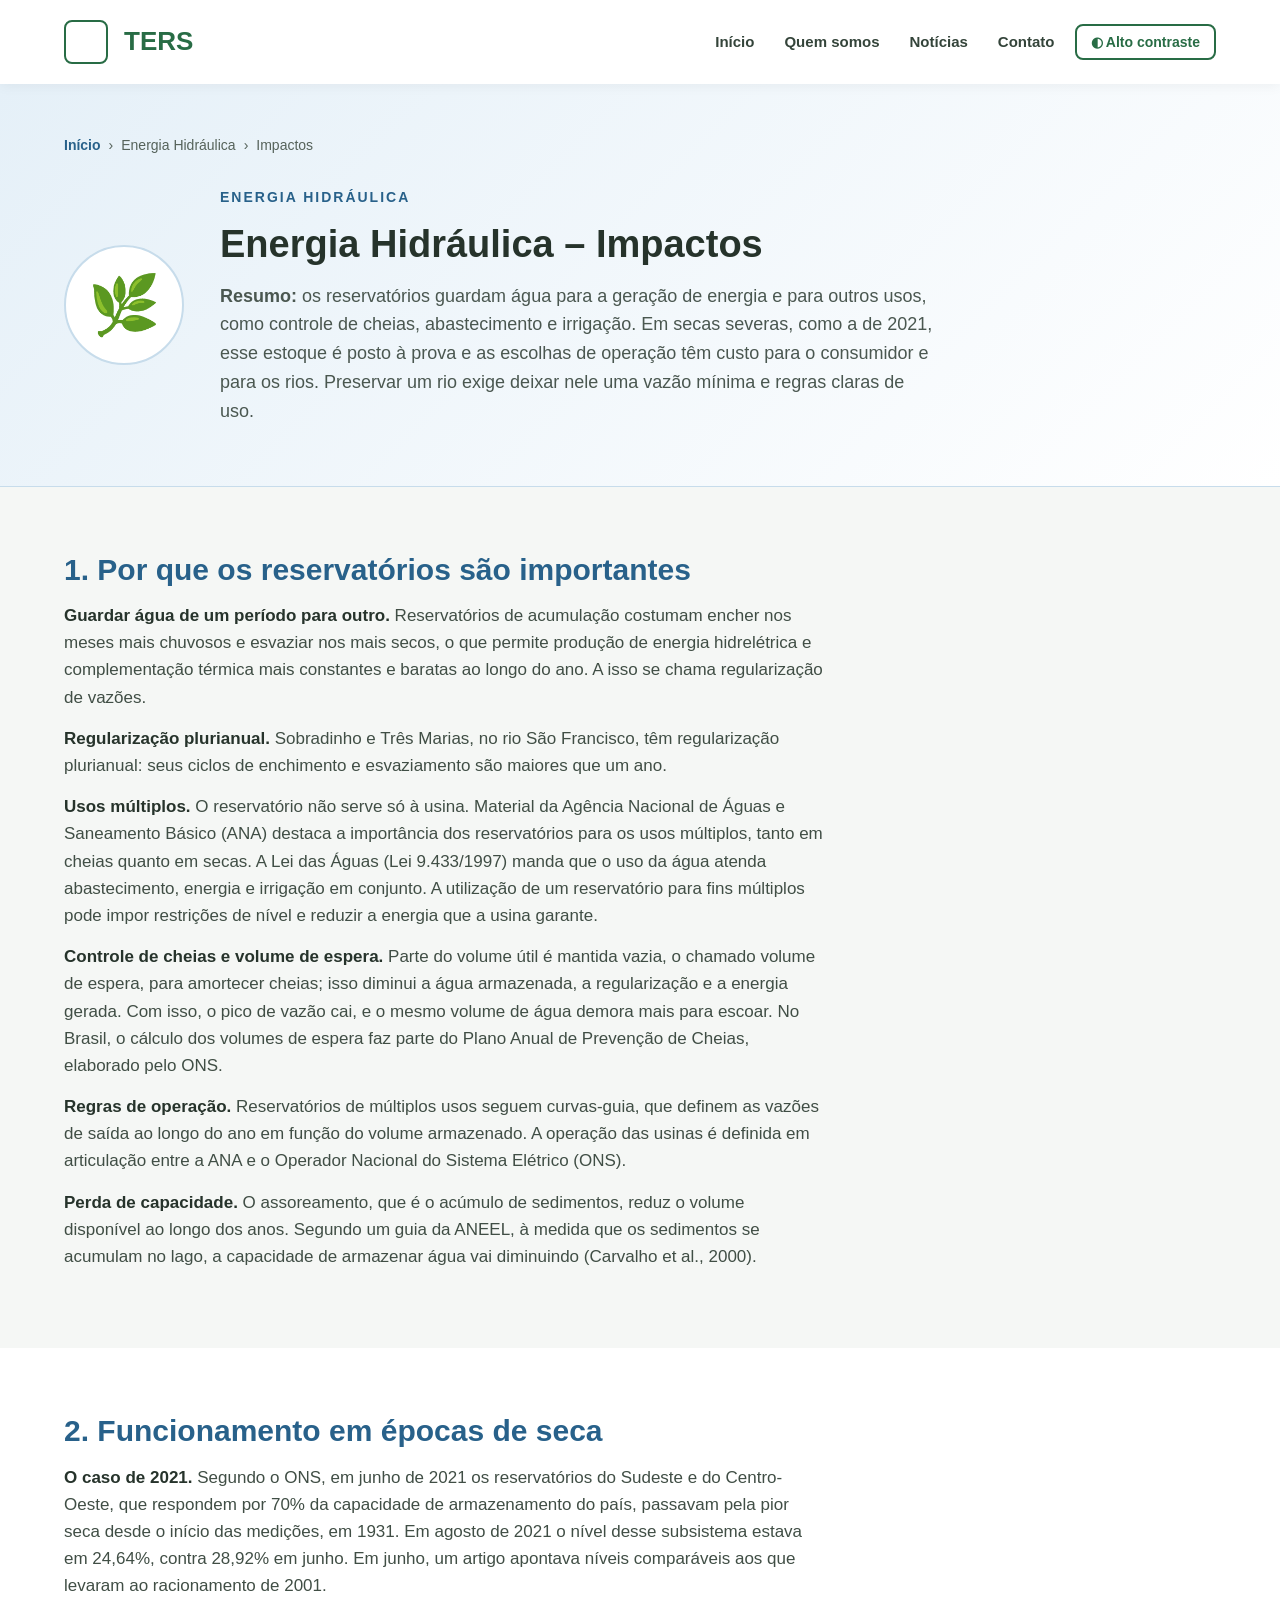
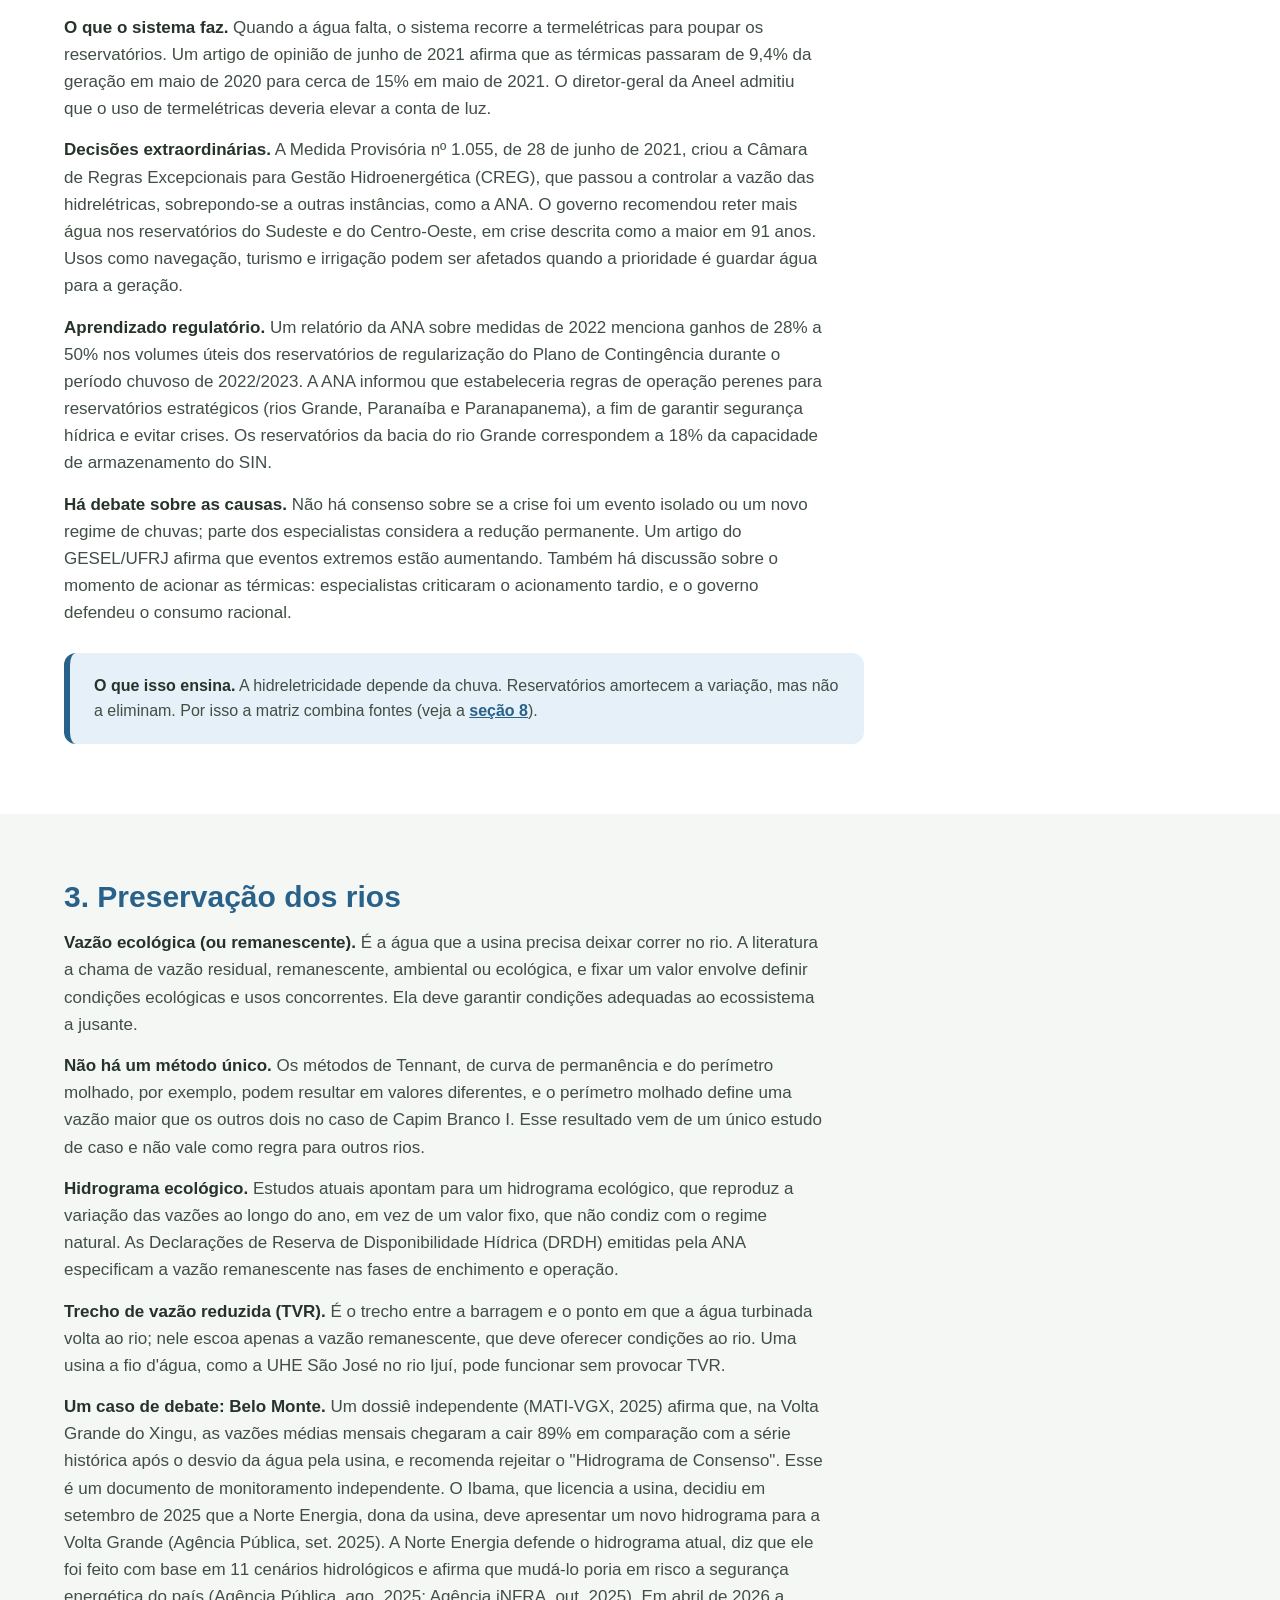
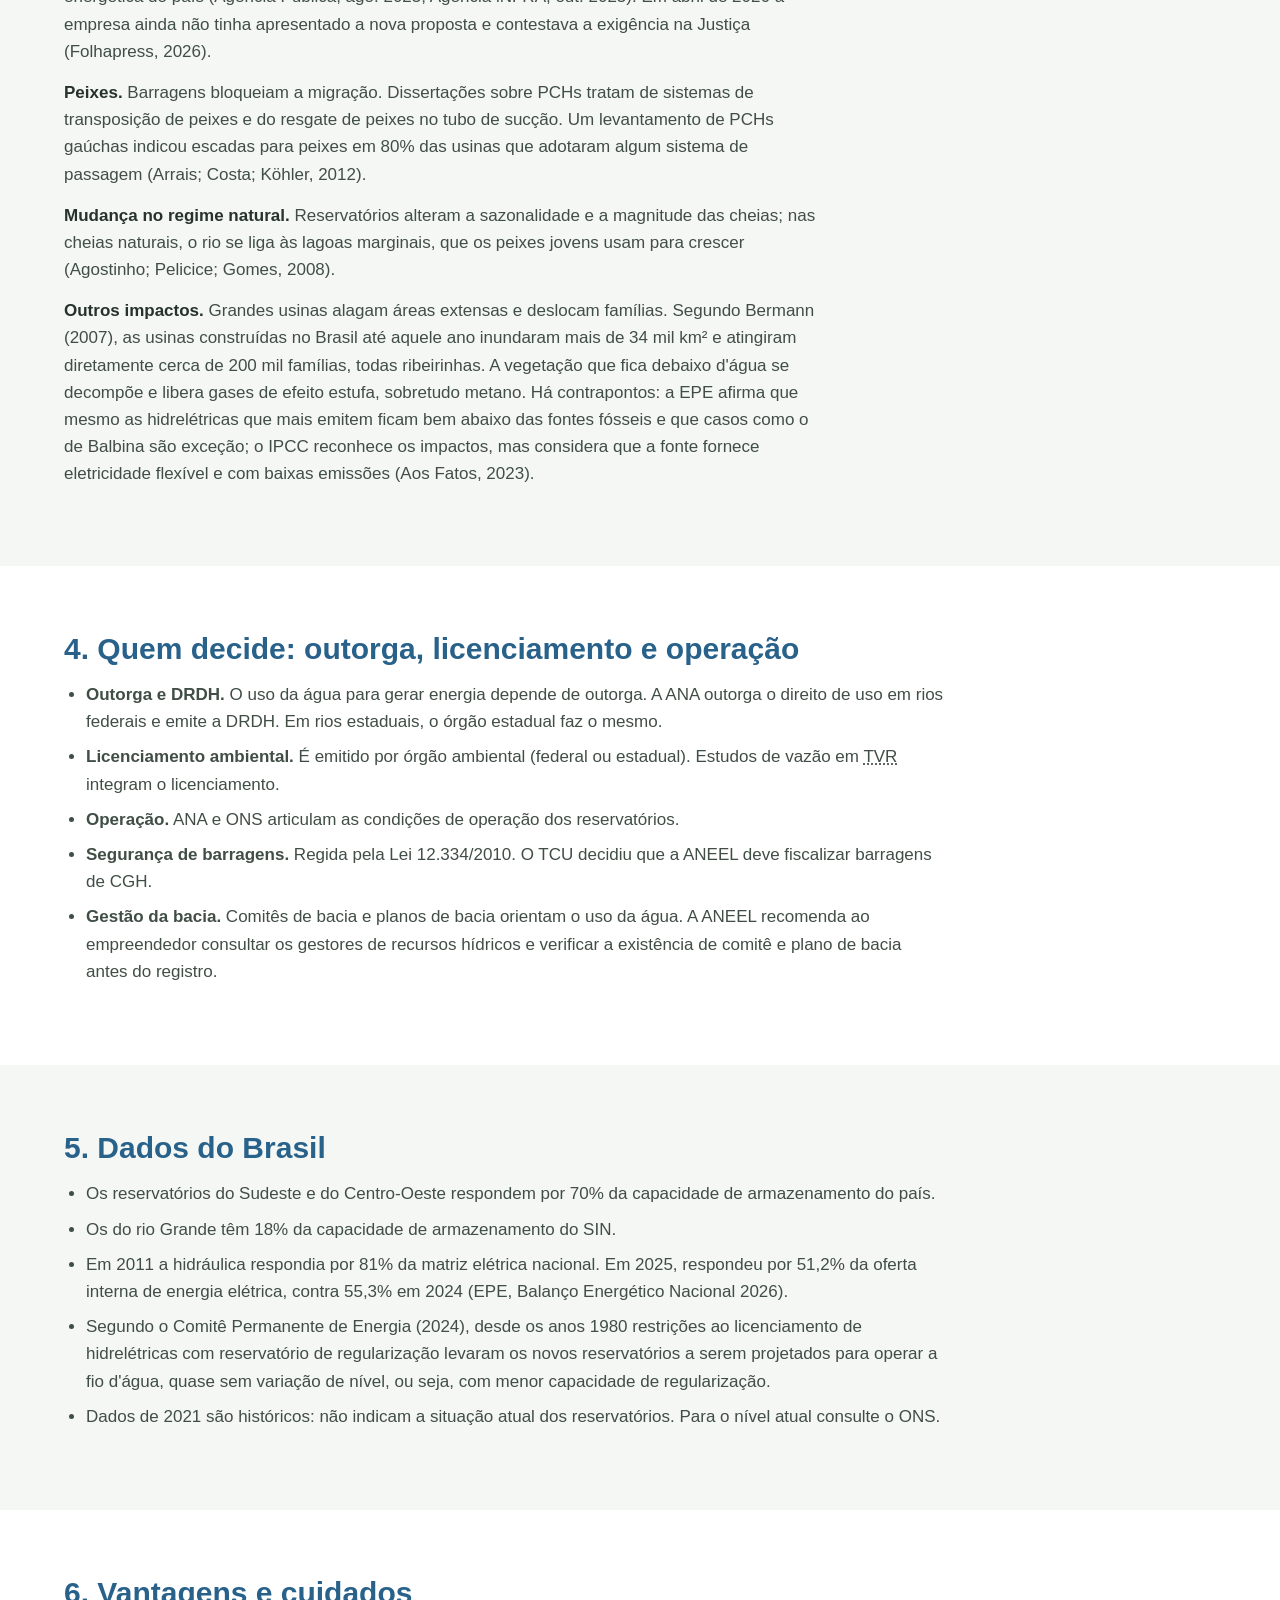
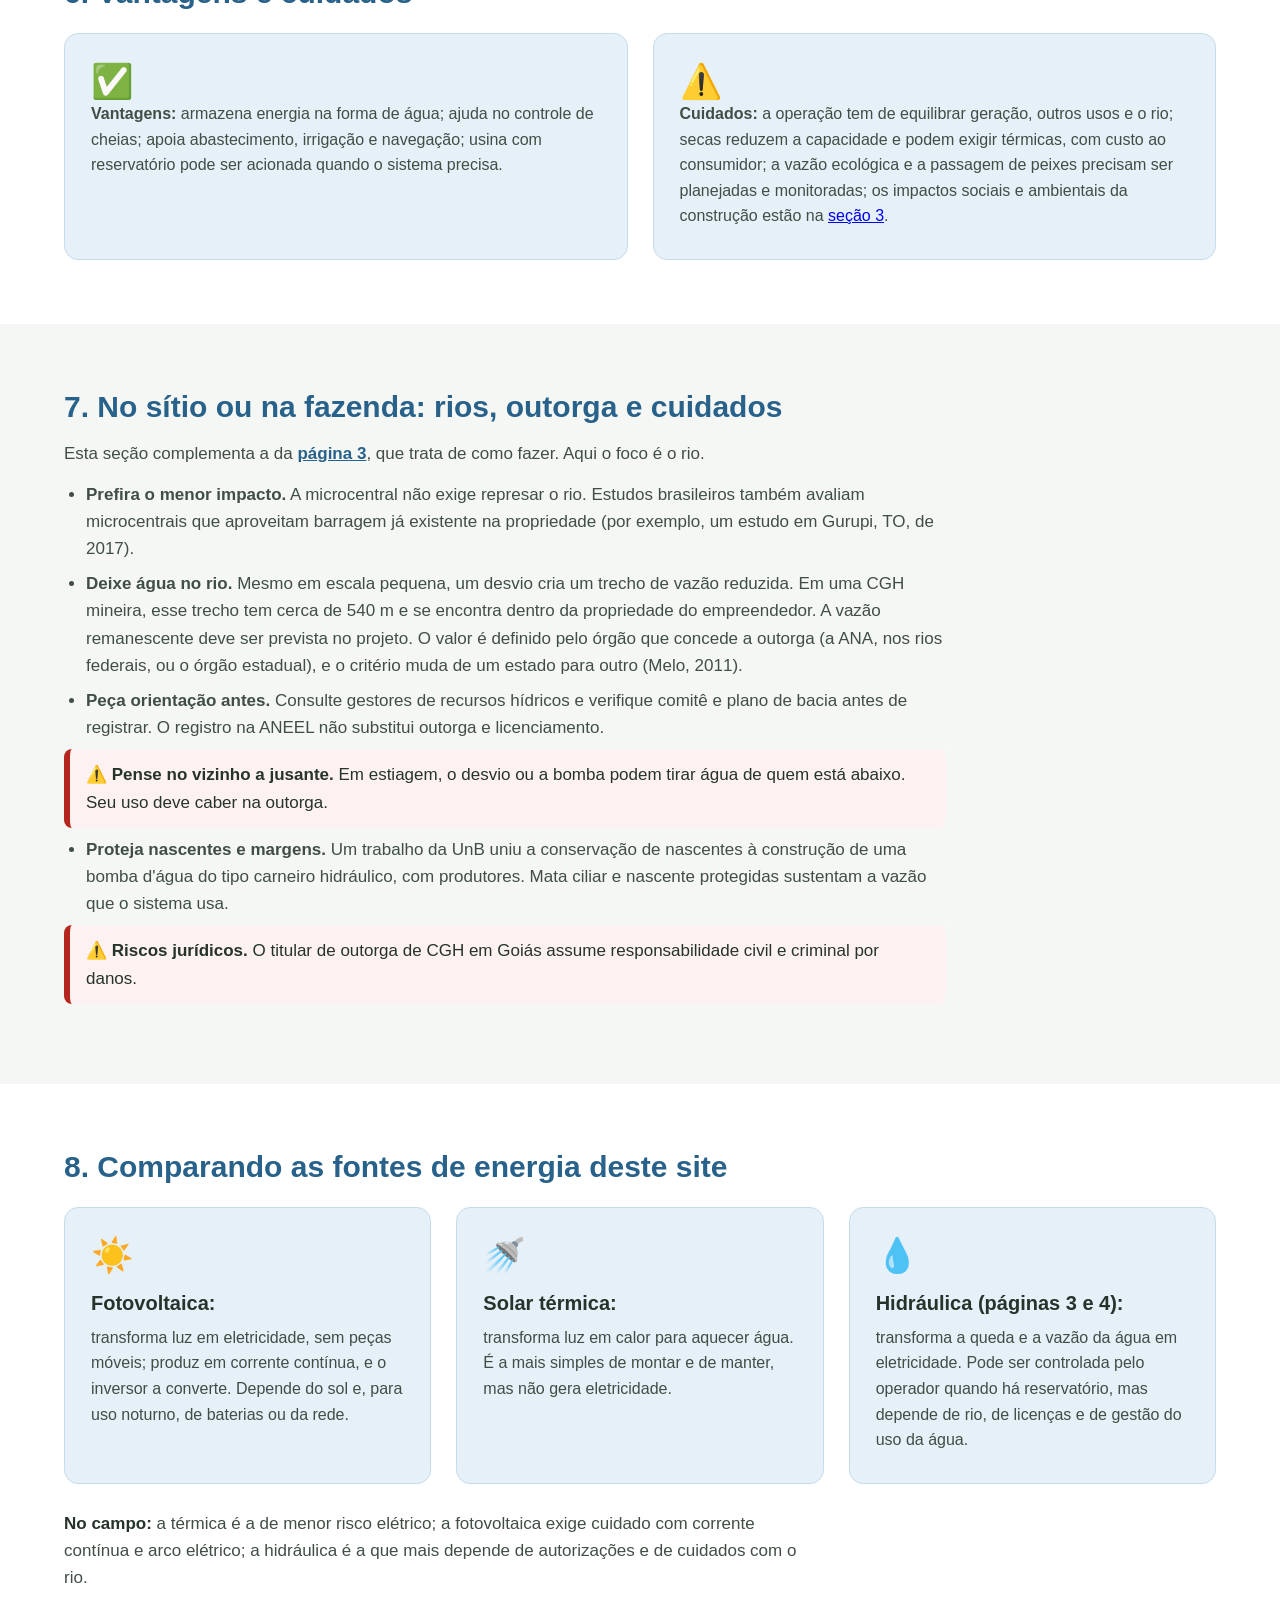
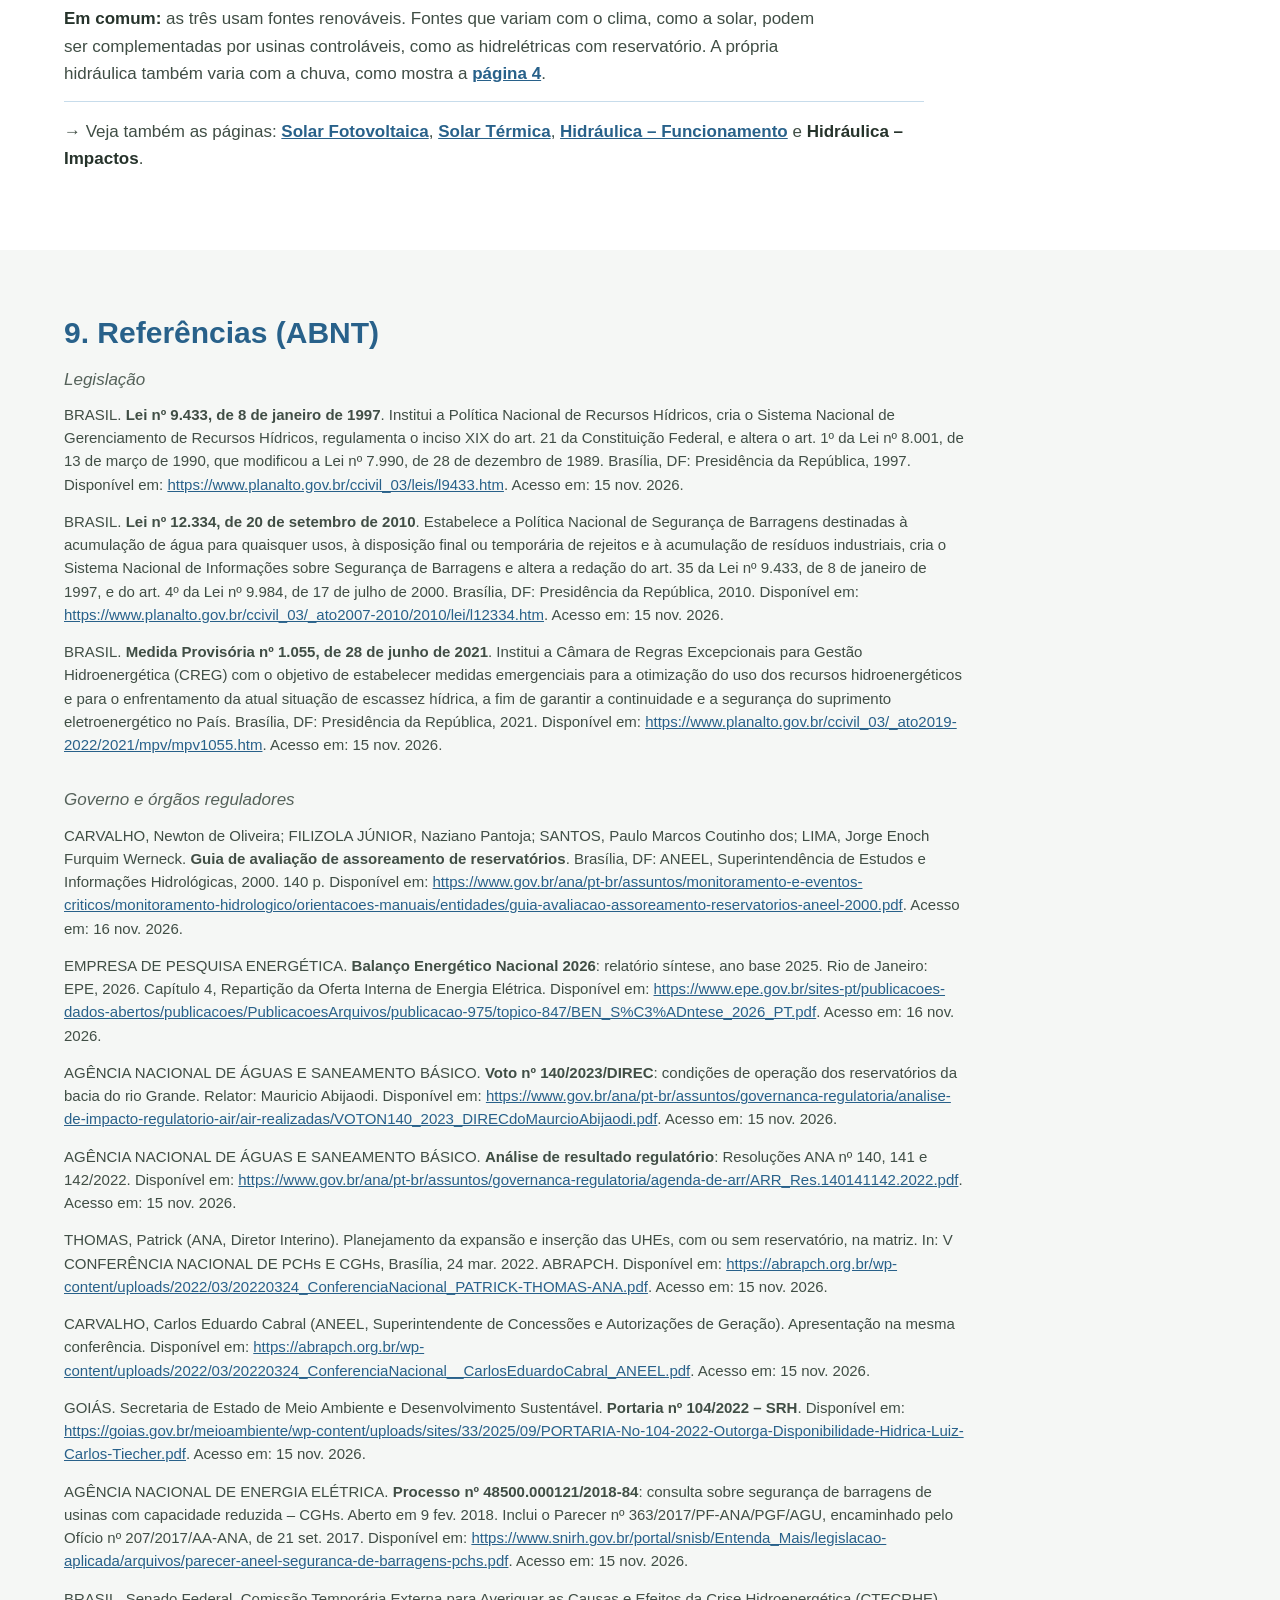
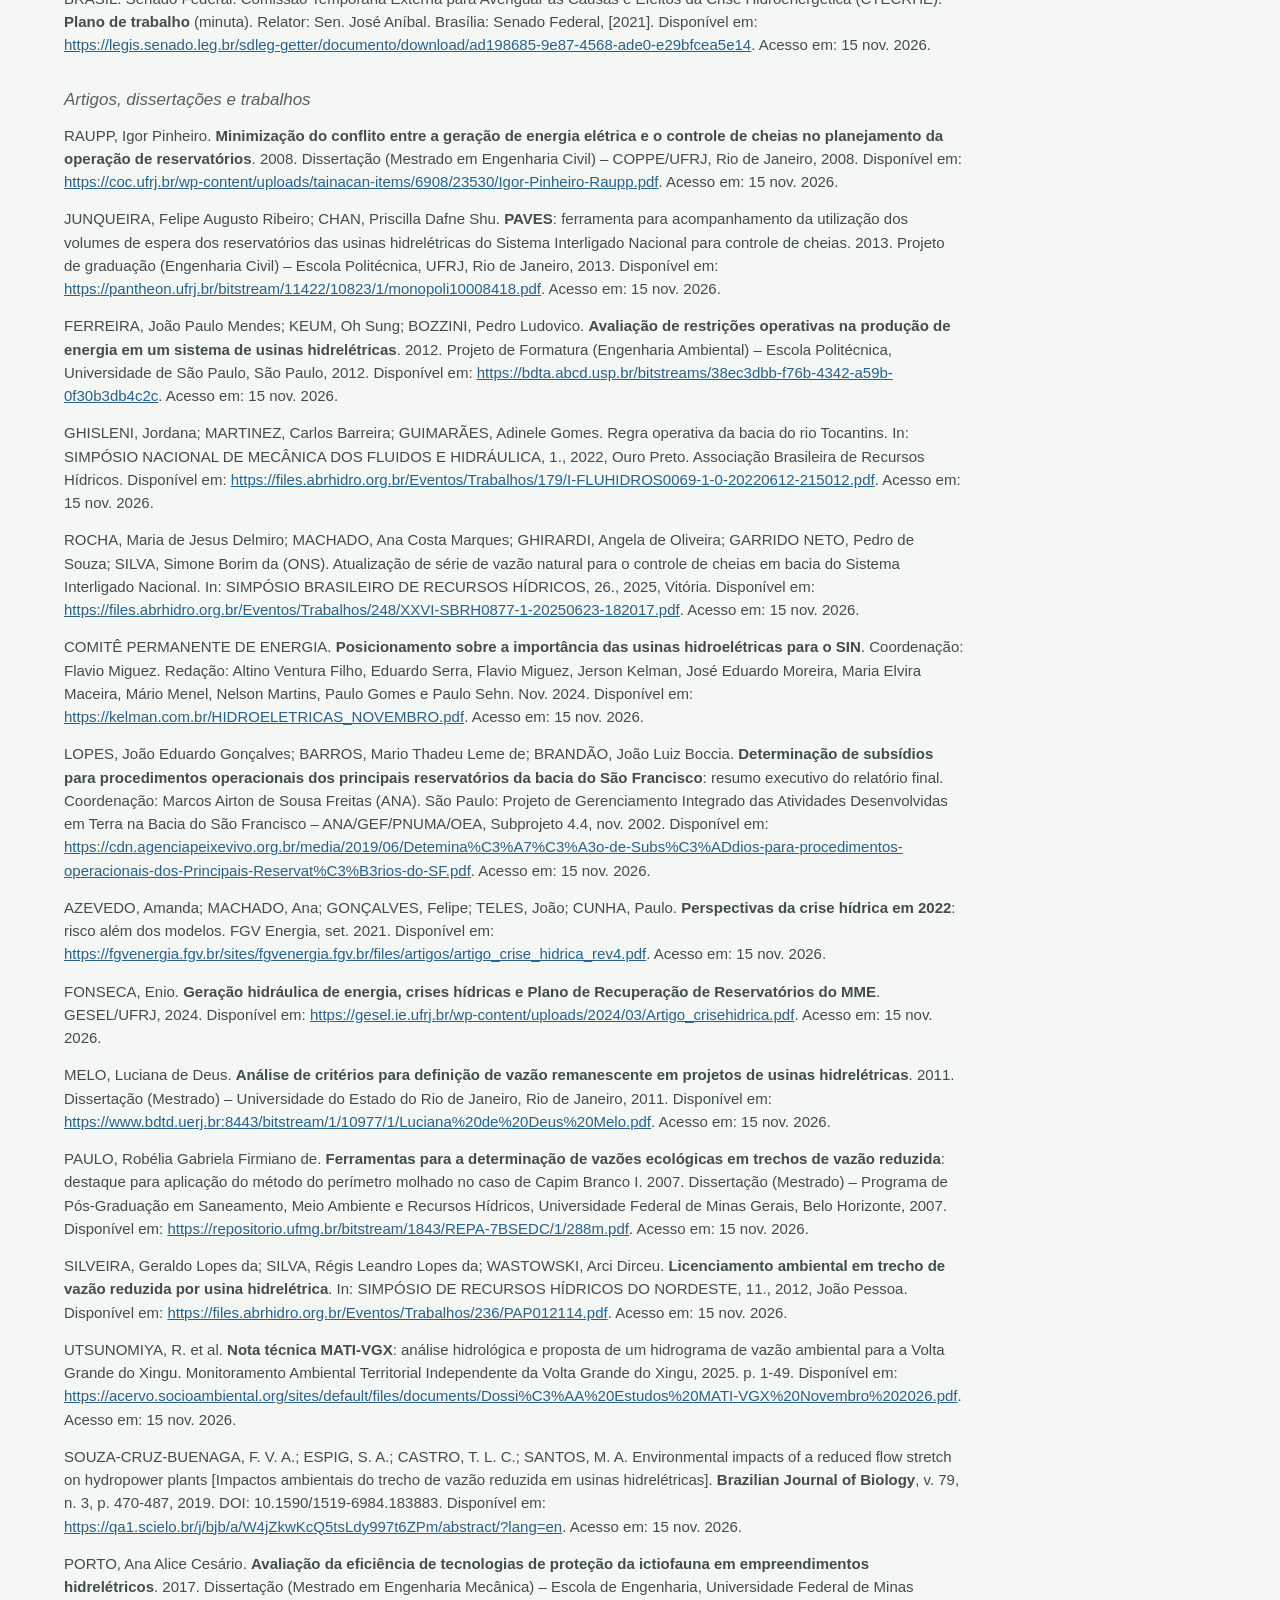
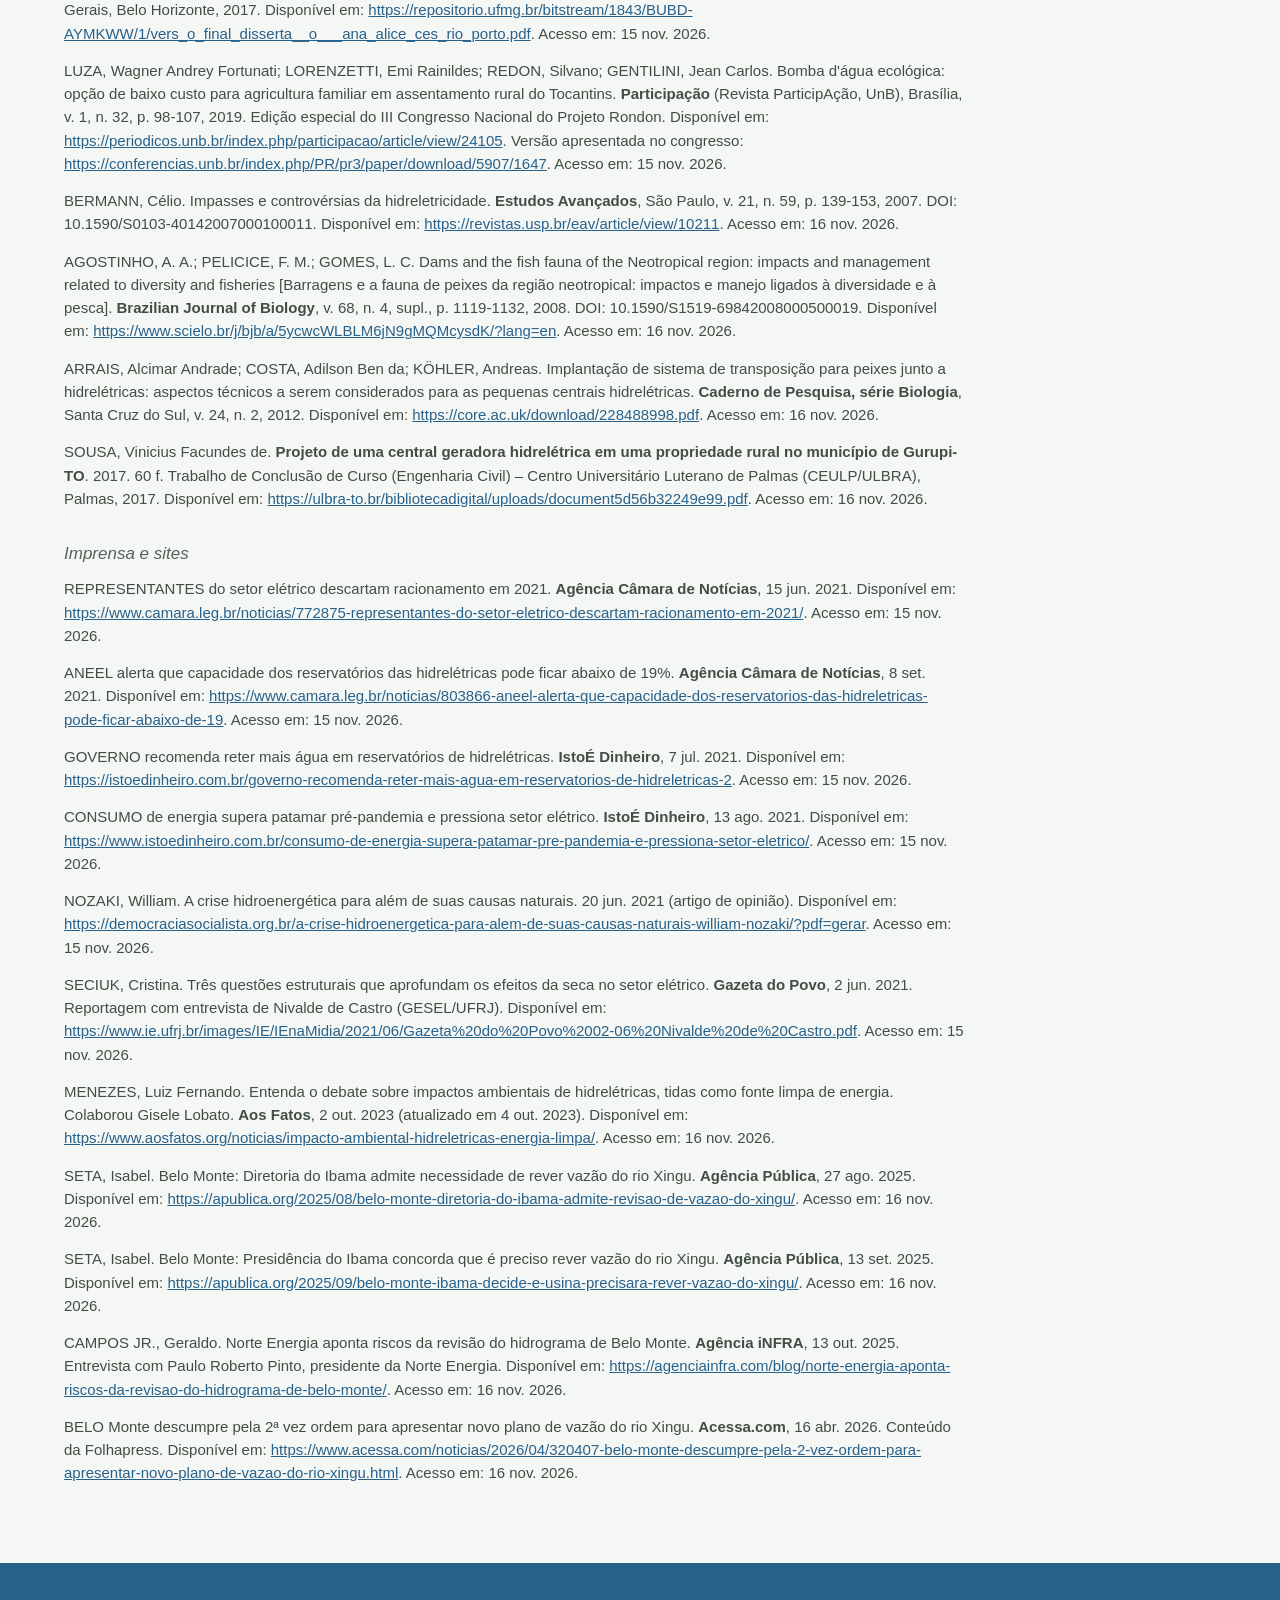
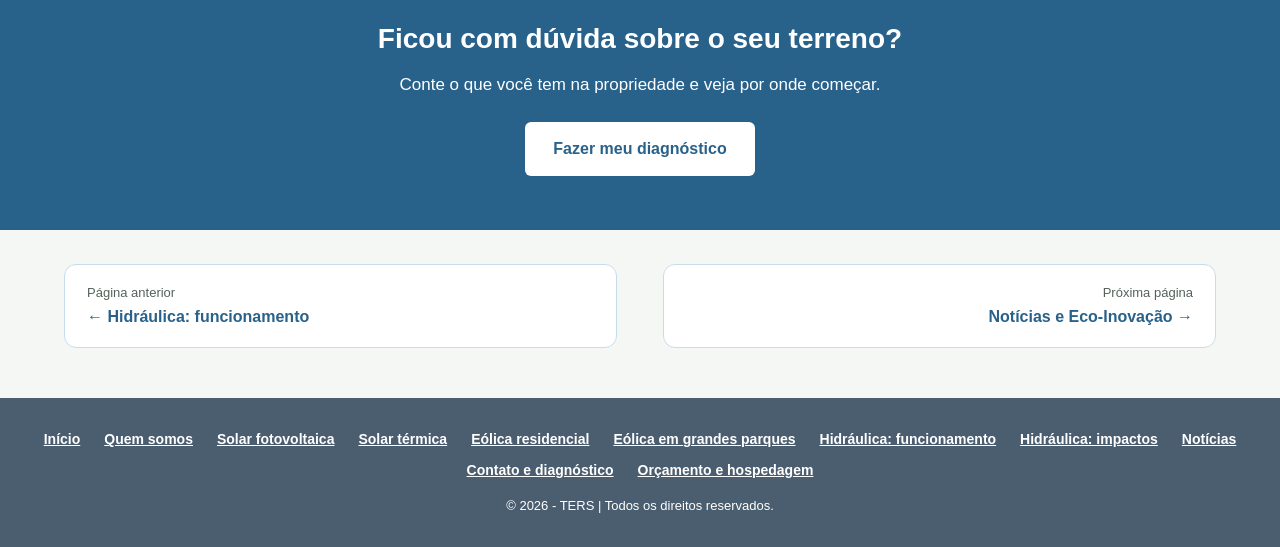
<file: hidraulica-impactos.html>
<!DOCTYPE html>
<html lang="pt-BR">
<head>
    <meta charset="UTF-8">
    <meta name="viewport" content="width=device-width, initial-scale=1.0">
    <meta name="description" content="Entenda a importância dos reservatórios, como a geração se comporta na seca e como preservar rios e nascentes ao usar a água para gerar energia.">

    <title>Energia Hidráulica: Impactos | TERS</title>

    <!-- Folha de estilos e JavaScript compartilhados por todas as páginas -->
    <link rel="stylesheet" href="css/style.css">
    <script src="js/main.js" defer></script>
</head>
<body class="tema-hidraulica">

    <a class="pular-conteudo" href="#conteudo">Pular para o conteúdo</a>

    <!-- ================= CABEÇALHO ================= -->
    <header>
        <div class="container">

            <!-- Botão hambúrguer + logo -->
            <div class="header-esquerda">
                <button class="botao-menu" id="botao-menu" type="button"
                        aria-label="Abrir menu de energias"
                        aria-controls="menu-lateral"
                        aria-expanded="false">
                    <span></span>
                    <span></span>
                    <span></span>
                </button>

                <a href="index.html" class="logo">TERS</a>
            </div>

            <!-- Menu horizontal (telas grandes) -->
            <nav aria-label="Menu principal">
                <ul>
                    <li><a href="index.html">Início</a></li>
                    <li><a href="sobre.html">Quem somos</a></li>
                    <li><a href="noticias.html">Notícias</a></li>
                    <li><a href="contato.html">Contato</a></li>
                </ul>
            </nav>

            <!-- Fase 7 (16/11/2026): botão de alto contraste (regra de acessibilidade).
                 O main.js liga/desliga a classe "alto-contraste" no <html> e lembra a escolha. -->
            <button class="botao-contraste" id="botao-contraste" type="button" aria-pressed="false">
                <span aria-hidden="true">◐</span> Alto contraste
            </button>

        </div>
    </header>

    <!-- ================= MENU LATERAL ================= -->
    <!-- Fundo escuro: ao clicar, fecha o menu -->
    <div class="menu-fundo" id="menu-fundo"></div>

    <aside class="menu-lateral" id="menu-lateral" aria-label="Menu de energias">
        <div class="menu-topo">
            <span class="menu-logo">TERS</span>
            <button class="menu-fechar" id="menu-fechar" type="button" aria-label="Fechar menu">✕</button>
        </div>

        <nav aria-label="Páginas de energia">
                <p class="menu-grupo-titulo" id="grupo-solar">ENERGIA SOLAR</p>
                <ul aria-labelledby="grupo-solar">
                    <li><a href="solar-fotovoltaica.html"><span aria-hidden="true">☀️</span> Fotovoltaica</a></li>
                    <li><a href="solar-termica.html"><span aria-hidden="true">🚿</span> Térmica</a></li>
                </ul>
                <p class="menu-grupo-titulo" id="grupo-eolica">ENERGIA EÓLICA</p>
                <ul aria-labelledby="grupo-eolica">
                    <li><a href="eolica-residencial.html"><span aria-hidden="true">🌬️</span> Residencial</a></li>
                    <li><a href="eolica-grandes-parques.html"><span aria-hidden="true">🏞️</span> Grandes parques</a></li>
                </ul>
                <p class="menu-grupo-titulo" id="grupo-hidraulica">ENERGIA HIDRÁULICA</p>
                <ul aria-labelledby="grupo-hidraulica">
                    <li><a href="hidraulica-funcionamento.html"><span aria-hidden="true">💧</span> Funcionamento</a></li>
                    <li><a href="hidraulica-impactos.html" aria-current="page"><span aria-hidden="true">🌿</span> Impactos</a></li>
                </ul>
                <p class="menu-grupo-titulo" id="grupo-mais">MAIS</p>
                <ul aria-labelledby="grupo-mais">
                    <li><a href="sobre.html"><span aria-hidden="true">👥</span> Quem somos</a></li>
                    <li><a href="noticias.html"><span aria-hidden="true">📰</span> Notícias e Eco-Inovação</a></li>
                    <li><a href="contato.html"><span aria-hidden="true">✉️</span> Contato e Diagnóstico</a></li>
                </ul>
        </nav>
    </aside>

    <!-- ================= CONTEÚDO PRINCIPAL ================= -->
    <main id="conteudo" tabindex="-1">
        <!-- PÁGINA 4 – HIDRÁULICA: IMPACTOS (seções 1 a 9).
             Cabeçalho, menus, chamada, navegação e rodapé são iguais aos das outras páginas. -->
        <section class="pagina-topo">
            <div class="container">
                <nav class="trilha" aria-label="Você está em">
                    <ol>
                    <li><a href="index.html">Início</a></li>
                    <li>Energia Hidráulica</li>
                    <li aria-current="page">Impactos</li>
                    </ol>
                </nav>

                <div class="pagina-topo-conteudo">
                    <div class="pagina-icone" aria-hidden="true">🌿</div>
                    <div>
                        <span class="destaque">ENERGIA HIDRÁULICA</span>
                        <!-- Título e resumo vindos do documento (antes: "Reservatórios, secas e preservação dos rios") -->
                        <h1>Energia Hidráulica – Impactos</h1>
                        <p><strong>Resumo:</strong> os reservatórios guardam água para a geração de energia e para outros usos, como controle de cheias, abastecimento e irrigação. Em secas severas, como a de 2021, esse estoque é posto à prova e as escolhas de operação têm custo para o consumidor e para os rios. Preservar um rio exige deixar nele uma vazão mínima e regras claras de uso.</p>
                    </div>
                </div>
            </div>
        </section>

        <!-- ===== 1. POR QUE OS RESERVATÓRIOS SÃO IMPORTANTES ===== -->
        <section class="secao" id="reservatorios">
            <div class="container">
                <h2>1. Por que os reservatórios são importantes</h2>
                <div class="texto-coluna">
                    <p><strong>Guardar água de um período para outro.</strong> Reservatórios de acumulação costumam encher nos meses mais chuvosos e esvaziar nos mais secos, o que permite produção de energia hidrelétrica e complementação térmica mais constantes e baratas ao longo do ano. A isso se chama regularização de vazões.</p>
                    <p><strong>Regularização plurianual.</strong> Sobradinho e Três Marias, no rio São Francisco, têm regularização plurianual: seus ciclos de enchimento e esvaziamento são maiores que um ano.</p>
                    <p><strong>Usos múltiplos.</strong> O reservatório não serve só à usina. Material da Agência Nacional de Águas e Saneamento Básico (ANA) destaca a importância dos reservatórios para os usos múltiplos, tanto em cheias quanto em secas. A Lei das Águas (Lei 9.433/1997) manda que o uso da água atenda abastecimento, energia e irrigação em conjunto. A utilização de um reservatório para fins múltiplos pode impor restrições de nível e reduzir a energia que a usina garante.</p>
                    <p><strong>Controle de cheias e volume de espera.</strong> Parte do volume útil é mantida vazia, o chamado volume de espera, para amortecer cheias; isso diminui a água armazenada, a regularização e a energia gerada. Com isso, o pico de vazão cai, e o mesmo volume de água demora mais para escoar. No Brasil, o cálculo dos volumes de espera faz parte do Plano Anual de Prevenção de Cheias, elaborado pelo ONS.</p>
                    <p><strong>Regras de operação.</strong> Reservatórios de múltiplos usos seguem curvas-guia, que definem as vazões de saída ao longo do ano em função do volume armazenado. A operação das usinas é definida em articulação entre a ANA e o Operador Nacional do Sistema Elétrico (ONS).</p>
                    <p><strong>Perda de capacidade.</strong> O assoreamento, que é o acúmulo de sedimentos, reduz o volume disponível ao longo dos anos. Segundo um guia da ANEEL, à medida que os sedimentos se acumulam no lago, a capacidade de armazenar água vai diminuindo (Carvalho et al., 2000).</p>
                </div>
            </div>
        </section>

        <!-- ===== 2. FUNCIONAMENTO EM ÉPOCAS DE SECA ===== -->
        <section class="secao secao-branca" id="seca">
            <div class="container">
                <h2>2. Funcionamento em épocas de seca</h2>
                <div class="texto-coluna">
                    <p><strong>O caso de 2021.</strong> Segundo o ONS, em junho de 2021 os reservatórios do Sudeste e do Centro-Oeste, que respondem por 70% da capacidade de armazenamento do país, passavam pela pior seca desde o início das medições, em 1931. Em agosto de 2021 o nível desse subsistema estava em 24,64%, contra 28,92% em junho. Em junho, um artigo apontava níveis comparáveis aos que levaram ao racionamento de 2001.</p>
                    <p><strong>O que o sistema faz.</strong> Quando a água falta, o sistema recorre a termelétricas para poupar os reservatórios. Um artigo de opinião de junho de 2021 afirma que as térmicas passaram de 9,4% da geração em maio de 2020 para cerca de 15% em maio de 2021. O diretor-geral da Aneel admitiu que o uso de termelétricas deveria elevar a conta de luz.</p>
                    <p><strong>Decisões extraordinárias.</strong> A Medida Provisória nº 1.055, de 28 de junho de 2021, criou a Câmara de Regras Excepcionais para Gestão Hidroenergética (CREG), que passou a controlar a vazão das hidrelétricas, sobrepondo-se a outras instâncias, como a ANA. O governo recomendou reter mais água nos reservatórios do Sudeste e do Centro-Oeste, em crise descrita como a maior em 91 anos. Usos como navegação, turismo e irrigação podem ser afetados quando a prioridade é guardar água para a geração.</p>
                    <p><strong>Aprendizado regulatório.</strong> Um relatório da ANA sobre medidas de 2022 menciona ganhos de 28% a 50% nos volumes úteis dos reservatórios de regularização do Plano de Contingência durante o período chuvoso de 2022/2023. A ANA informou que estabeleceria regras de operação perenes para reservatórios estratégicos (rios Grande, Paranaíba e Paranapanema), a fim de garantir segurança hídrica e evitar crises. Os reservatórios da bacia do rio Grande correspondem a 18% da capacidade de armazenamento do SIN.</p>
                    <p><strong>Há debate sobre as causas.</strong> Não há consenso sobre se a crise foi um evento isolado ou um novo regime de chuvas; parte dos especialistas considera a redução permanente. Um artigo do GESEL/UFRJ afirma que eventos extremos estão aumentando. Também há discussão sobre o momento de acionar as térmicas: especialistas criticaram o acionamento tardio, e o governo defendeu o consumo racional.</p>
                </div>
                <div class="caixa"><p><strong>O que isso ensina.</strong> A hidreletricidade depende da chuva. Reservatórios amortecem a variação, mas não a eliminam. Por isso a matriz combina fontes (veja a <a href="#comparacao">seção 8</a>).</p></div>
            </div>
        </section>

        <!-- ===== 3. PRESERVAÇÃO DOS RIOS ===== -->
        <section class="secao" id="preservacao">
            <div class="container">
                <h2>3. Preservação dos rios</h2>
                <div class="texto-coluna">
                    <p><strong>Vazão ecológica (ou remanescente).</strong> É a água que a usina precisa deixar correr no rio. A literatura a chama de vazão residual, remanescente, ambiental ou ecológica, e fixar um valor envolve definir condições ecológicas e usos concorrentes. Ela deve garantir condições adequadas ao ecossistema a jusante.</p>
                    <p><strong>Não há um método único.</strong> Os métodos de Tennant, de curva de permanência e do perímetro molhado, por exemplo, podem resultar em valores diferentes, e o perímetro molhado define uma vazão maior que os outros dois no caso de Capim Branco I. Esse resultado vem de um único estudo de caso e não vale como regra para outros rios.</p>
                    <p><strong>Hidrograma ecológico.</strong> Estudos atuais apontam para um hidrograma ecológico, que reproduz a variação das vazões ao longo do ano, em vez de um valor fixo, que não condiz com o regime natural. As Declarações de Reserva de Disponibilidade Hídrica (DRDH) emitidas pela ANA especificam a vazão remanescente nas fases de enchimento e operação.</p>
                    <p><strong>Trecho de vazão reduzida (TVR).</strong> É o trecho entre a barragem e o ponto em que a água turbinada volta ao rio; nele escoa apenas a vazão remanescente, que deve oferecer condições ao rio. Uma usina a fio d'água, como a UHE São José no rio Ijuí, pode funcionar sem provocar TVR.</p>
                    <p><strong>Um caso de debate: Belo Monte.</strong> Um dossiê independente (MATI-VGX, 2025) afirma que, na Volta Grande do Xingu, as vazões médias mensais chegaram a cair 89% em comparação com a série histórica após o desvio da água pela usina, e recomenda rejeitar o "Hidrograma de Consenso". Esse é um documento de monitoramento independente. O Ibama, que licencia a usina, decidiu em setembro de 2025 que a Norte Energia, dona da usina, deve apresentar um novo hidrograma para a Volta Grande (Agência Pública, set. 2025). A Norte Energia defende o hidrograma atual, diz que ele foi feito com base em 11 cenários hidrológicos e afirma que mudá-lo poria em risco a segurança energética do país (Agência Pública, ago. 2025; Agência iNFRA, out. 2025). Em abril de 2026 a empresa ainda não tinha apresentado a nova proposta e contestava a exigência na Justiça (Folhapress, 2026).</p>
                    <p><strong>Peixes.</strong> Barragens bloqueiam a migração. Dissertações sobre PCHs tratam de sistemas de transposição de peixes e do resgate de peixes no tubo de sucção. Um levantamento de PCHs gaúchas indicou escadas para peixes em 80% das usinas que adotaram algum sistema de passagem (Arrais; Costa; Köhler, 2012).</p>
                    <p><strong>Mudança no regime natural.</strong> Reservatórios alteram a sazonalidade e a magnitude das cheias; nas cheias naturais, o rio se liga às lagoas marginais, que os peixes jovens usam para crescer (Agostinho; Pelicice; Gomes, 2008).</p>
                    <p><strong>Outros impactos.</strong> Grandes usinas alagam áreas extensas e deslocam famílias. Segundo Bermann (2007), as usinas construídas no Brasil até aquele ano inundaram mais de 34 mil km² e atingiram diretamente cerca de 200 mil famílias, todas ribeirinhas. A vegetação que fica debaixo d'água se decompõe e libera gases de efeito estufa, sobretudo metano. Há contrapontos: a EPE afirma que mesmo as hidrelétricas que mais emitem ficam bem abaixo das fontes fósseis e que casos como o de Balbina são exceção; o IPCC reconhece os impactos, mas considera que a fonte fornece eletricidade flexível e com baixas emissões (Aos Fatos, 2023).</p>
                </div>
            </div>
        </section>

        <!-- ===== 4. QUEM DECIDE ===== -->
        <section class="secao secao-branca" id="quem-decide">
            <div class="container">
                <h2>4. Quem decide: outorga, licenciamento e operação</h2>
                <ul class="lista">
                    <li><strong>Outorga e DRDH.</strong> O uso da água para gerar energia depende de outorga. A ANA outorga o direito de uso em rios federais e emite a DRDH. Em rios estaduais, o órgão estadual faz o mesmo.</li>
                    <!-- <abbr> lembra o significado de TVR, já explicado mais acima na página. -->
                    <li><strong>Licenciamento ambiental.</strong> É emitido por órgão ambiental (federal ou estadual). Estudos de vazão em <abbr title="trecho de vazão reduzida">TVR</abbr> integram o licenciamento.</li>
                    <li><strong>Operação.</strong> ANA e ONS articulam as condições de operação dos reservatórios.</li>
                    <li><strong>Segurança de barragens.</strong> Regida pela Lei 12.334/2010. O TCU decidiu que a ANEEL deve fiscalizar barragens de CGH.</li>
                    <li><strong>Gestão da bacia.</strong> Comitês de bacia e planos de bacia orientam o uso da água. A ANEEL recomenda ao empreendedor consultar os gestores de recursos hídricos e verificar a existência de comitê e plano de bacia antes do registro.</li>
                </ul>
            </div>
        </section>

        <!-- ===== 5. DADOS DO BRASIL ===== -->
        <section class="secao" id="dados">
            <div class="container">
                <h2>5. Dados do Brasil</h2>
                <ul class="lista">
                    <li>Os reservatórios do Sudeste e do Centro-Oeste respondem por 70% da capacidade de armazenamento do país.</li>
                    <li>Os do rio Grande têm 18% da capacidade de armazenamento do SIN.</li>
                    <li>Em 2011 a hidráulica respondia por 81% da matriz elétrica nacional. Em 2025, respondeu por 51,2% da oferta interna de energia elétrica, contra 55,3% em 2024 (EPE, Balanço Energético Nacional 2026).</li>
                    <li>Segundo o Comitê Permanente de Energia (2024), desde os anos 1980 restrições ao licenciamento de hidrelétricas com reservatório de regularização levaram os novos reservatórios a serem projetados para operar a fio d'água, quase sem variação de nível, ou seja, com menor capacidade de regularização.</li>
                    <li>Dados de 2021 são históricos: não indicam a situação atual dos reservatórios. Para o nível atual consulte o ONS.</li>
                </ul>
            </div>
        </section>

        <!-- ===== 6. VANTAGENS E CUIDADOS ===== -->
        <section class="secao secao-branca" id="vantagens">
            <div class="container">
                <h2>6. Vantagens e cuidados</h2>
                <div class="grade-2">
                    <div class="card">
                        <span class="card-icone" aria-hidden="true">✅</span>
                        <p><strong>Vantagens:</strong> armazena energia na forma de água; ajuda no controle de cheias; apoia abastecimento, irrigação e navegação; usina com reservatório pode ser acionada quando o sistema precisa.</p>
                    </div>
                    <div class="card">
                        <span class="card-icone" aria-hidden="true">⚠️</span>
                        <p><strong>Cuidados:</strong> a operação tem de equilibrar geração, outros usos e o rio; secas reduzem a capacidade e podem exigir térmicas, com custo ao consumidor; a vazão ecológica e a passagem de peixes precisam ser planejadas e monitoradas; os impactos sociais e ambientais da construção estão na <a href="#preservacao">seção 3</a>.</p>
                    </div>
                </div>
            </div>
        </section>

        <!-- ===== 7. NO SÍTIO OU NA FAZENDA =====
             .item-risco: cuidados com o vizinho a jusante e riscos jurídicos,
             destacados no lugar original da lista (sem acordeão). -->
        <section class="secao" id="no-sitio">
            <div class="container">
                <h2>7. No sítio ou na fazenda: rios, outorga e cuidados</h2>
                <div class="texto-coluna">
                    <p>Esta seção complementa a da <a href="hidraulica-funcionamento.html#no-sitio">página 3</a>, que trata de como fazer. Aqui o foco é o rio.</p>
                </div>
                <ul class="lista">
                    <li><strong>Prefira o menor impacto.</strong> A microcentral não exige represar o rio. Estudos brasileiros também avaliam microcentrais que aproveitam barragem já existente na propriedade (por exemplo, um estudo em Gurupi, TO, de 2017).</li>
                    <li><strong>Deixe água no rio.</strong> Mesmo em escala pequena, um desvio cria um trecho de vazão reduzida. Em uma CGH mineira, esse trecho tem cerca de 540 m e se encontra dentro da propriedade do empreendedor. A vazão remanescente deve ser prevista no projeto. O valor é definido pelo órgão que concede a outorga (a ANA, nos rios federais, ou o órgão estadual), e o critério muda de um estado para outro (Melo, 2011).</li>
                    <li><strong>Peça orientação antes.</strong> Consulte gestores de recursos hídricos e verifique comitê e plano de bacia antes de registrar. O registro na ANEEL não substitui outorga e licenciamento.</li>
                    <li class="item-risco"><span aria-hidden="true">⚠️</span> <strong>Pense no vizinho a jusante.</strong> Em estiagem, o desvio ou a bomba podem tirar água de quem está abaixo. Seu uso deve caber na outorga.</li>
                    <li><strong>Proteja nascentes e margens.</strong> Um trabalho da UnB uniu a conservação de nascentes à construção de uma bomba d'água do tipo carneiro hidráulico, com produtores. Mata ciliar e nascente protegidas sustentam a vazão que o sistema usa.</li>
                    <li class="item-risco"><span aria-hidden="true">⚠️</span> <strong>Riscos jurídicos.</strong> O titular de outorga de CGH em Goiás assume responsabilidade civil e criminal por danos.</li>
                </ul>
            </div>
        </section>

        <!-- ===== 8. COMPARANDO AS FONTES (texto igual nas 4 páginas) =====
             Os cartões usam .card-comparacao: o rótulo em negrito faz papel de título.
             No "Veja também", o link da página atual leva aria-current="page". -->
        <section class="secao secao-branca" id="comparacao">
            <div class="container">
                <h2>8. Comparando as fontes de energia deste site</h2>
                <div class="grade-3">
                    <div class="card card-comparacao">
                        <span class="card-icone" aria-hidden="true">☀️</span>
                        <p><strong>Fotovoltaica:</strong> transforma luz em eletricidade, sem peças móveis; produz em corrente contínua, e o inversor a converte. Depende do sol e, para uso noturno, de baterias ou da rede.</p>
                    </div>
                    <div class="card card-comparacao">
                        <span class="card-icone" aria-hidden="true">🚿</span>
                        <p><strong>Solar térmica:</strong> transforma luz em calor para aquecer água. É a mais simples de montar e de manter, mas não gera eletricidade.</p>
                    </div>
                    <div class="card card-comparacao">
                        <span class="card-icone" aria-hidden="true">💧</span>
                        <p><strong>Hidráulica (páginas 3 e 4):</strong> transforma a queda e a vazão da água em eletricidade. Pode ser controlada pelo operador quando há reservatório, mas depende de rio, de licenças e de gestão do uso da água.</p>
                    </div>
                </div>
                <div class="texto-coluna">
                    <p><strong>No campo:</strong> a térmica é a de menor risco elétrico; a fotovoltaica exige cuidado com corrente contínua e arco elétrico; a hidráulica é a que mais depende de autorizações e de cuidados com o rio.</p>
                    <p><strong>Em comum:</strong> as três usam fontes renováveis. Fontes que variam com o clima, como a solar, podem ser complementadas por usinas controláveis, como as hidrelétricas com reservatório. A própria hidráulica também varia com a chuva, como mostra a <a href="#seca">página 4</a>.</p>
                </div>
                <p class="ver-tambem">→ Veja também as páginas: <a href="solar-fotovoltaica.html">Solar Fotovoltaica</a>, <a href="solar-termica.html">Solar Térmica</a>, <a href="hidraulica-funcionamento.html">Hidráulica – Funcionamento</a> e <a href="hidraulica-impactos.html" aria-current="page">Hidráulica – Impactos</a>.</p>
            </div>
        </section>

        <!-- ===== 9. REFERÊNCIAS (ABNT) =====
             Cada fonte foi conferida no documento original. -->
        <section class="secao" id="referencias">
            <div class="container">
                <h2>9. Referências (ABNT)</h2>
                <div class="referencias">
                    <h3>Legislação</h3>
                    <ul class="lista-referencias">
                        <li>BRASIL. <strong>Lei nº 9.433, de 8 de janeiro de 1997</strong>. Institui a Política Nacional de Recursos Hídricos, cria o Sistema Nacional de Gerenciamento de Recursos Hídricos, regulamenta o inciso XIX do art. 21 da Constituição Federal, e altera o art. 1º da Lei nº 8.001, de 13 de março de 1990, que modificou a Lei nº 7.990, de 28 de dezembro de 1989. Brasília, DF: Presidência da República, 1997. Disponível em: <a href="https://www.planalto.gov.br/ccivil_03/leis/l9433.htm">https://www.planalto.gov.br/ccivil_03/leis/l9433.htm</a>. Acesso em: 15 nov. 2026.</li>
                        <li>BRASIL. <strong>Lei nº 12.334, de 20 de setembro de 2010</strong>. Estabelece a Política Nacional de Segurança de Barragens destinadas à acumulação de água para quaisquer usos, à disposição final ou temporária de rejeitos e à acumulação de resíduos industriais, cria o Sistema Nacional de Informações sobre Segurança de Barragens e altera a redação do art. 35 da Lei nº 9.433, de 8 de janeiro de 1997, e do art. 4º da Lei nº 9.984, de 17 de julho de 2000. Brasília, DF: Presidência da República, 2010. Disponível em: <a href="https://www.planalto.gov.br/ccivil_03/_ato2007-2010/2010/lei/l12334.htm">https://www.planalto.gov.br/ccivil_03/_ato2007-2010/2010/lei/l12334.htm</a>. Acesso em: 15 nov. 2026.</li>
                        <li>BRASIL. <strong>Medida Provisória nº 1.055, de 28 de junho de 2021</strong>. Institui a Câmara de Regras Excepcionais para Gestão Hidroenergética (CREG) com o objetivo de estabelecer medidas emergenciais para a otimização do uso dos recursos hidroenergéticos e para o enfrentamento da atual situação de escassez hídrica, a fim de garantir a continuidade e a segurança do suprimento eletroenergético no País. Brasília, DF: Presidência da República, 2021. Disponível em: <a href="https://www.planalto.gov.br/ccivil_03/_ato2019-2022/2021/mpv/mpv1055.htm">https://www.planalto.gov.br/ccivil_03/_ato2019-2022/2021/mpv/mpv1055.htm</a>. Acesso em: 15 nov. 2026.</li>
                    </ul>

                    <h3>Governo e órgãos reguladores</h3>
                    <ul class="lista-referencias">
                        <li>CARVALHO, Newton de Oliveira; FILIZOLA JÚNIOR, Naziano Pantoja; SANTOS, Paulo Marcos Coutinho dos; LIMA, Jorge Enoch Furquim Werneck. <strong>Guia de avaliação de assoreamento de reservatórios</strong>. Brasília, DF: ANEEL, Superintendência de Estudos e Informações Hidrológicas, 2000. 140 p. Disponível em: <a href="https://www.gov.br/ana/pt-br/assuntos/monitoramento-e-eventos-criticos/monitoramento-hidrologico/orientacoes-manuais/entidades/guia-avaliacao-assoreamento-reservatorios-aneel-2000.pdf">https://www.gov.br/ana/pt-br/assuntos/monitoramento-e-eventos-criticos/monitoramento-hidrologico/orientacoes-manuais/entidades/guia-avaliacao-assoreamento-reservatorios-aneel-2000.pdf</a>. Acesso em: 16 nov. 2026.</li>
                        <li>EMPRESA DE PESQUISA ENERGÉTICA. <strong>Balanço Energético Nacional 2026</strong>: relatório síntese, ano base 2025. Rio de Janeiro: EPE, 2026. Capítulo 4, Repartição da Oferta Interna de Energia Elétrica. Disponível em: <a href="https://www.epe.gov.br/sites-pt/publicacoes-dados-abertos/publicacoes/PublicacoesArquivos/publicacao-975/topico-847/BEN_S%C3%ADntese_2026_PT.pdf">https://www.epe.gov.br/sites-pt/publicacoes-dados-abertos/publicacoes/PublicacoesArquivos/publicacao-975/topico-847/BEN_S%C3%ADntese_2026_PT.pdf</a>. Acesso em: 16 nov. 2026.</li>
                        <li>AGÊNCIA NACIONAL DE ÁGUAS E SANEAMENTO BÁSICO. <strong>Voto nº 140/2023/DIREC</strong>: condições de operação dos reservatórios da bacia do rio Grande. Relator: Mauricio Abijaodi. Disponível em: <a href="https://www.gov.br/ana/pt-br/assuntos/governanca-regulatoria/analise-de-impacto-regulatorio-air/air-realizadas/VOTON140_2023_DIRECdoMaurcioAbijaodi.pdf">https://www.gov.br/ana/pt-br/assuntos/governanca-regulatoria/analise-de-impacto-regulatorio-air/air-realizadas/VOTON140_2023_DIRECdoMaurcioAbijaodi.pdf</a>. Acesso em: 15 nov. 2026.</li>
                        <li>AGÊNCIA NACIONAL DE ÁGUAS E SANEAMENTO BÁSICO. <strong>Análise de resultado regulatório</strong>: Resoluções ANA nº 140, 141 e 142/2022. Disponível em: <a href="https://www.gov.br/ana/pt-br/assuntos/governanca-regulatoria/agenda-de-arr/ARR_Res.140141142.2022.pdf">https://www.gov.br/ana/pt-br/assuntos/governanca-regulatoria/agenda-de-arr/ARR_Res.140141142.2022.pdf</a>. Acesso em: 15 nov. 2026.</li>
                        <li>THOMAS, Patrick (ANA, Diretor Interino). Planejamento da expansão e inserção das UHEs, com ou sem reservatório, na matriz. In: V CONFERÊNCIA NACIONAL DE PCHs E CGHs, Brasília, 24 mar. 2022. ABRAPCH. Disponível em: <a href="https://abrapch.org.br/wp-content/uploads/2022/03/20220324_ConferenciaNacional_PATRICK-THOMAS-ANA.pdf">https://abrapch.org.br/wp-content/uploads/2022/03/20220324_ConferenciaNacional_PATRICK-THOMAS-ANA.pdf</a>. Acesso em: 15 nov. 2026.</li>
                        <li>CARVALHO, Carlos Eduardo Cabral (ANEEL, Superintendente de Concessões e Autorizações de Geração). Apresentação na mesma conferência. Disponível em: <a href="https://abrapch.org.br/wp-content/uploads/2022/03/20220324_ConferenciaNacional__CarlosEduardoCabral_ANEEL.pdf">https://abrapch.org.br/wp-content/uploads/2022/03/20220324_ConferenciaNacional__CarlosEduardoCabral_ANEEL.pdf</a>. Acesso em: 15 nov. 2026.</li>
                        <li>GOIÁS. Secretaria de Estado de Meio Ambiente e Desenvolvimento Sustentável. <strong>Portaria nº 104/2022 – SRH</strong>. Disponível em: <a href="https://goias.gov.br/meioambiente/wp-content/uploads/sites/33/2025/09/PORTARIA-No-104-2022-Outorga-Disponibilidade-Hidrica-Luiz-Carlos-Tiecher.pdf">https://goias.gov.br/meioambiente/wp-content/uploads/sites/33/2025/09/PORTARIA-No-104-2022-Outorga-Disponibilidade-Hidrica-Luiz-Carlos-Tiecher.pdf</a>. Acesso em: 15 nov. 2026.</li>
                        <li>AGÊNCIA NACIONAL DE ENERGIA ELÉTRICA. <strong>Processo nº 48500.000121/2018-84</strong>: consulta sobre segurança de barragens de usinas com capacidade reduzida – CGHs. Aberto em 9 fev. 2018. Inclui o Parecer nº 363/2017/PF-ANA/PGF/AGU, encaminhado pelo Ofício nº 207/2017/AA-ANA, de 21 set. 2017. Disponível em: <a href="https://www.snirh.gov.br/portal/snisb/Entenda_Mais/legislacao-aplicada/arquivos/parecer-aneel-seguranca-de-barragens-pchs.pdf">https://www.snirh.gov.br/portal/snisb/Entenda_Mais/legislacao-aplicada/arquivos/parecer-aneel-seguranca-de-barragens-pchs.pdf</a>. Acesso em: 15 nov. 2026.</li>
                        <li>BRASIL. Senado Federal. Comissão Temporária Externa para Averiguar as Causas e Efeitos da Crise Hidroenergética (CTECRHE). <strong>Plano de trabalho</strong> (minuta). Relator: Sen. José Aníbal. Brasília: Senado Federal, [2021]. Disponível em: <a href="https://legis.senado.leg.br/sdleg-getter/documento/download/ad198685-9e87-4568-ade0-e29bfcea5e14">https://legis.senado.leg.br/sdleg-getter/documento/download/ad198685-9e87-4568-ade0-e29bfcea5e14</a>. Acesso em: 15 nov. 2026.</li>
                    </ul>

                    <h3>Artigos, dissertações e trabalhos</h3>
                    <ul class="lista-referencias">
                        <li>RAUPP, Igor Pinheiro. <strong>Minimização do conflito entre a geração de energia elétrica e o controle de cheias no planejamento da operação de reservatórios</strong>. 2008. Dissertação (Mestrado em Engenharia Civil) – COPPE/UFRJ, Rio de Janeiro, 2008. Disponível em: <a href="https://coc.ufrj.br/wp-content/uploads/tainacan-items/6908/23530/Igor-Pinheiro-Raupp.pdf">https://coc.ufrj.br/wp-content/uploads/tainacan-items/6908/23530/Igor-Pinheiro-Raupp.pdf</a>. Acesso em: 15 nov. 2026.</li>
                        <li>JUNQUEIRA, Felipe Augusto Ribeiro; CHAN, Priscilla Dafne Shu. <strong>PAVES</strong>: ferramenta para acompanhamento da utilização dos volumes de espera dos reservatórios das usinas hidrelétricas do Sistema Interligado Nacional para controle de cheias. 2013. Projeto de graduação (Engenharia Civil) – Escola Politécnica, UFRJ, Rio de Janeiro, 2013. Disponível em: <a href="https://pantheon.ufrj.br/bitstream/11422/10823/1/monopoli10008418.pdf">https://pantheon.ufrj.br/bitstream/11422/10823/1/monopoli10008418.pdf</a>. Acesso em: 15 nov. 2026.</li>
                        <li>FERREIRA, João Paulo Mendes; KEUM, Oh Sung; BOZZINI, Pedro Ludovico. <strong>Avaliação de restrições operativas na produção de energia em um sistema de usinas hidrelétricas</strong>. 2012. Projeto de Formatura (Engenharia Ambiental) – Escola Politécnica, Universidade de São Paulo, São Paulo, 2012. Disponível em: <a href="https://bdta.abcd.usp.br/bitstreams/38ec3dbb-f76b-4342-a59b-0f30b3db4c2c">https://bdta.abcd.usp.br/bitstreams/38ec3dbb-f76b-4342-a59b-0f30b3db4c2c</a>. Acesso em: 15 nov. 2026.</li>
                        <li>GHISLENI, Jordana; MARTINEZ, Carlos Barreira; GUIMARÃES, Adinele Gomes. Regra operativa da bacia do rio Tocantins. In: SIMPÓSIO NACIONAL DE MECÂNICA DOS FLUIDOS E HIDRÁULICA, 1., 2022, Ouro Preto. Associação Brasileira de Recursos Hídricos. Disponível em: <a href="https://files.abrhidro.org.br/Eventos/Trabalhos/179/I-FLUHIDROS0069-1-0-20220612-215012.pdf">https://files.abrhidro.org.br/Eventos/Trabalhos/179/I-FLUHIDROS0069-1-0-20220612-215012.pdf</a>. Acesso em: 15 nov. 2026.</li>
                        <li>ROCHA, Maria de Jesus Delmiro; MACHADO, Ana Costa Marques; GHIRARDI, Angela de Oliveira; GARRIDO NETO, Pedro de Souza; SILVA, Simone Borim da (ONS). Atualização de série de vazão natural para o controle de cheias em bacia do Sistema Interligado Nacional. In: SIMPÓSIO BRASILEIRO DE RECURSOS HÍDRICOS, 26., 2025, Vitória. Disponível em: <a href="https://files.abrhidro.org.br/Eventos/Trabalhos/248/XXVI-SBRH0877-1-20250623-182017.pdf">https://files.abrhidro.org.br/Eventos/Trabalhos/248/XXVI-SBRH0877-1-20250623-182017.pdf</a>. Acesso em: 15 nov. 2026.</li>
                        <li>COMITÊ PERMANENTE DE ENERGIA. <strong>Posicionamento sobre a importância das usinas hidroelétricas para o SIN</strong>. Coordenação: Flavio Miguez. Redação: Altino Ventura Filho, Eduardo Serra, Flavio Miguez, Jerson Kelman, José Eduardo Moreira, Maria Elvira Maceira, Mário Menel, Nelson Martins, Paulo Gomes e Paulo Sehn. Nov. 2024. Disponível em: <a href="https://kelman.com.br/HIDROELETRICAS_NOVEMBRO.pdf">https://kelman.com.br/HIDROELETRICAS_NOVEMBRO.pdf</a>. Acesso em: 15 nov. 2026.</li>
                        <li>LOPES, João Eduardo Gonçalves; BARROS, Mario Thadeu Leme de; BRANDÃO, João Luiz Boccia. <strong>Determinação de subsídios para procedimentos operacionais dos principais reservatórios da bacia do São Francisco</strong>: resumo executivo do relatório final. Coordenação: Marcos Airton de Sousa Freitas (ANA). São Paulo: Projeto de Gerenciamento Integrado das Atividades Desenvolvidas em Terra na Bacia do São Francisco – ANA/GEF/PNUMA/OEA, Subprojeto 4.4, nov. 2002. Disponível em: <a href="https://cdn.agenciapeixevivo.org.br/media/2019/06/Detemina%C3%A7%C3%A3o-de-Subs%C3%ADdios-para-procedimentos-operacionais-dos-Principais-Reservat%C3%B3rios-do-SF.pdf">https://cdn.agenciapeixevivo.org.br/media/2019/06/Detemina%C3%A7%C3%A3o-de-Subs%C3%ADdios-para-procedimentos-operacionais-dos-Principais-Reservat%C3%B3rios-do-SF.pdf</a>. Acesso em: 15 nov. 2026.</li>
                        <li>AZEVEDO, Amanda; MACHADO, Ana; GONÇALVES, Felipe; TELES, João; CUNHA, Paulo. <strong>Perspectivas da crise hídrica em 2022</strong>: risco além dos modelos. FGV Energia, set. 2021. Disponível em: <a href="https://fgvenergia.fgv.br/sites/fgvenergia.fgv.br/files/artigos/artigo_crise_hidrica_rev4.pdf">https://fgvenergia.fgv.br/sites/fgvenergia.fgv.br/files/artigos/artigo_crise_hidrica_rev4.pdf</a>. Acesso em: 15 nov. 2026.</li>
                        <li>FONSECA, Enio. <strong>Geração hidráulica de energia, crises hídricas e Plano de Recuperação de Reservatórios do MME</strong>. GESEL/UFRJ, 2024. Disponível em: <a href="https://gesel.ie.ufrj.br/wp-content/uploads/2024/03/Artigo_crisehidrica.pdf">https://gesel.ie.ufrj.br/wp-content/uploads/2024/03/Artigo_crisehidrica.pdf</a>. Acesso em: 15 nov. 2026.</li>
                        <li>MELO, Luciana de Deus. <strong>Análise de critérios para definição de vazão remanescente em projetos de usinas hidrelétricas</strong>. 2011. Dissertação (Mestrado) – Universidade do Estado do Rio de Janeiro, Rio de Janeiro, 2011. Disponível em: <a href="https://www.bdtd.uerj.br:8443/bitstream/1/10977/1/Luciana%20de%20Deus%20Melo.pdf">https://www.bdtd.uerj.br:8443/bitstream/1/10977/1/Luciana%20de%20Deus%20Melo.pdf</a>. Acesso em: 15 nov. 2026.</li>
                        <li>PAULO, Robélia Gabriela Firmiano de. <strong>Ferramentas para a determinação de vazões ecológicas em trechos de vazão reduzida</strong>: destaque para aplicação do método do perímetro molhado no caso de Capim Branco I. 2007. Dissertação (Mestrado) – Programa de Pós-Graduação em Saneamento, Meio Ambiente e Recursos Hídricos, Universidade Federal de Minas Gerais, Belo Horizonte, 2007. Disponível em: <a href="https://repositorio.ufmg.br/bitstream/1843/REPA-7BSEDC/1/288m.pdf">https://repositorio.ufmg.br/bitstream/1843/REPA-7BSEDC/1/288m.pdf</a>. Acesso em: 15 nov. 2026.</li>
                        <li>SILVEIRA, Geraldo Lopes da; SILVA, Régis Leandro Lopes da; WASTOWSKI, Arci Dirceu. <strong>Licenciamento ambiental em trecho de vazão reduzida por usina hidrelétrica</strong>. In: SIMPÓSIO DE RECURSOS HÍDRICOS DO NORDESTE, 11., 2012, João Pessoa. Disponível em: <a href="https://files.abrhidro.org.br/Eventos/Trabalhos/236/PAP012114.pdf">https://files.abrhidro.org.br/Eventos/Trabalhos/236/PAP012114.pdf</a>. Acesso em: 15 nov. 2026.</li>
                        <li>UTSUNOMIYA, R. et al. <strong>Nota técnica MATI-VGX</strong>: análise hidrológica e proposta de um hidrograma de vazão ambiental para a Volta Grande do Xingu. Monitoramento Ambiental Territorial Independente da Volta Grande do Xingu, 2025. p. 1-49. Disponível em: <a href="https://acervo.socioambiental.org/sites/default/files/documents/Dossi%C3%AA%20Estudos%20MATI-VGX%20Novembro%202026.pdf">https://acervo.socioambiental.org/sites/default/files/documents/Dossi%C3%AA%20Estudos%20MATI-VGX%20Novembro%202026.pdf</a>. Acesso em: 15 nov. 2026.</li>
                        <li>SOUZA-CRUZ-BUENAGA, F. V. A.; ESPIG, S. A.; CASTRO, T. L. C.; SANTOS, M. A. Environmental impacts of a reduced flow stretch on hydropower plants [Impactos ambientais do trecho de vazão reduzida em usinas hidrelétricas]. <strong>Brazilian Journal of Biology</strong>, v. 79, n. 3, p. 470-487, 2019. DOI: 10.1590/1519-6984.183883. Disponível em: <a href="https://qa1.scielo.br/j/bjb/a/W4jZkwKcQ5tsLdy997t6ZPm/abstract/?lang=en">https://qa1.scielo.br/j/bjb/a/W4jZkwKcQ5tsLdy997t6ZPm/abstract/?lang=en</a>. Acesso em: 15 nov. 2026.</li>
                        <li>PORTO, Ana Alice Cesário. <strong>Avaliação da eficiência de tecnologias de proteção da ictiofauna em empreendimentos hidrelétricos</strong>. 2017. Dissertação (Mestrado em Engenharia Mecânica) – Escola de Engenharia, Universidade Federal de Minas Gerais, Belo Horizonte, 2017. Disponível em: <a href="https://repositorio.ufmg.br/bitstream/1843/BUBD-AYMKWW/1/vers_o_final_disserta__o___ana_alice_ces_rio_porto.pdf">https://repositorio.ufmg.br/bitstream/1843/BUBD-AYMKWW/1/vers_o_final_disserta__o___ana_alice_ces_rio_porto.pdf</a>. Acesso em: 15 nov. 2026.</li>
                        <li>LUZA, Wagner Andrey Fortunati; LORENZETTI, Emi Rainildes; REDON, Silvano; GENTILINI, Jean Carlos. Bomba d'água ecológica: opção de baixo custo para agricultura familiar em assentamento rural do Tocantins. <strong>Participação</strong> (Revista ParticipAção, UnB), Brasília, v. 1, n. 32, p. 98-107, 2019. Edição especial do III Congresso Nacional do Projeto Rondon. Disponível em: <a href="https://periodicos.unb.br/index.php/participacao/article/view/24105">https://periodicos.unb.br/index.php/participacao/article/view/24105</a>. Versão apresentada no congresso: <a href="https://conferencias.unb.br/index.php/PR/pr3/paper/download/5907/1647">https://conferencias.unb.br/index.php/PR/pr3/paper/download/5907/1647</a>. Acesso em: 15 nov. 2026.</li>
                        <li>BERMANN, Célio. Impasses e controvérsias da hidreletricidade. <strong>Estudos Avançados</strong>, São Paulo, v. 21, n. 59, p. 139-153, 2007. DOI: 10.1590/S0103-40142007000100011. Disponível em: <a href="https://revistas.usp.br/eav/article/view/10211">https://revistas.usp.br/eav/article/view/10211</a>. Acesso em: 16 nov. 2026.</li>
                        <li>AGOSTINHO, A. A.; PELICICE, F. M.; GOMES, L. C. Dams and the fish fauna of the Neotropical region: impacts and management related to diversity and fisheries [Barragens e a fauna de peixes da região neotropical: impactos e manejo ligados à diversidade e à pesca]. <strong>Brazilian Journal of Biology</strong>, v. 68, n. 4, supl., p. 1119-1132, 2008. DOI: 10.1590/S1519-69842008000500019. Disponível em: <a href="https://www.scielo.br/j/bjb/a/5ycwcWLBLM6jN9gMQMcysdK/?lang=en">https://www.scielo.br/j/bjb/a/5ycwcWLBLM6jN9gMQMcysdK/?lang=en</a>. Acesso em: 16 nov. 2026.</li>
                        <li>ARRAIS, Alcimar Andrade; COSTA, Adilson Ben da; KÖHLER, Andreas. Implantação de sistema de transposição para peixes junto a hidrelétricas: aspectos técnicos a serem considerados para as pequenas centrais hidrelétricas. <strong>Caderno de Pesquisa, série Biologia</strong>, Santa Cruz do Sul, v. 24, n. 2, 2012. Disponível em: <a href="https://core.ac.uk/download/228488998.pdf">https://core.ac.uk/download/228488998.pdf</a>. Acesso em: 16 nov. 2026.</li>
                        <li>SOUSA, Vinicius Facundes de. <strong>Projeto de uma central geradora hidrelétrica em uma propriedade rural no município de Gurupi-TO</strong>. 2017. 60 f. Trabalho de Conclusão de Curso (Engenharia Civil) – Centro Universitário Luterano de Palmas (CEULP/ULBRA), Palmas, 2017. Disponível em: <a href="https://ulbra-to.br/bibliotecadigital/uploads/document5d56b32249e99.pdf">https://ulbra-to.br/bibliotecadigital/uploads/document5d56b32249e99.pdf</a>. Acesso em: 16 nov. 2026.</li>
                    </ul>

                    <h3>Imprensa e sites</h3>
                    <ul class="lista-referencias">
                        <li>REPRESENTANTES do setor elétrico descartam racionamento em 2021. <strong>Agência Câmara de Notícias</strong>, 15 jun. 2021. Disponível em: <a href="https://www.camara.leg.br/noticias/772875-representantes-do-setor-eletrico-descartam-racionamento-em-2021/">https://www.camara.leg.br/noticias/772875-representantes-do-setor-eletrico-descartam-racionamento-em-2021/</a>. Acesso em: 15 nov. 2026.</li>
                        <li>ANEEL alerta que capacidade dos reservatórios das hidrelétricas pode ficar abaixo de 19%. <strong>Agência Câmara de Notícias</strong>, 8 set. 2021. Disponível em: <a href="https://www.camara.leg.br/noticias/803866-aneel-alerta-que-capacidade-dos-reservatorios-das-hidreletricas-pode-ficar-abaixo-de-19">https://www.camara.leg.br/noticias/803866-aneel-alerta-que-capacidade-dos-reservatorios-das-hidreletricas-pode-ficar-abaixo-de-19</a>. Acesso em: 15 nov. 2026.</li>
                        <li>GOVERNO recomenda reter mais água em reservatórios de hidrelétricas. <strong>IstoÉ Dinheiro</strong>, 7 jul. 2021. Disponível em: <a href="https://istoedinheiro.com.br/governo-recomenda-reter-mais-agua-em-reservatorios-de-hidreletricas-2">https://istoedinheiro.com.br/governo-recomenda-reter-mais-agua-em-reservatorios-de-hidreletricas-2</a>. Acesso em: 15 nov. 2026.</li>
                        <li>CONSUMO de energia supera patamar pré-pandemia e pressiona setor elétrico. <strong>IstoÉ Dinheiro</strong>, 13 ago. 2021. Disponível em: <a href="https://www.istoedinheiro.com.br/consumo-de-energia-supera-patamar-pre-pandemia-e-pressiona-setor-eletrico/">https://www.istoedinheiro.com.br/consumo-de-energia-supera-patamar-pre-pandemia-e-pressiona-setor-eletrico/</a>. Acesso em: 15 nov. 2026.</li>
                        <li>NOZAKI, William. A crise hidroenergética para além de suas causas naturais. 20 jun. 2021 (artigo de opinião). Disponível em: <a href="https://democraciasocialista.org.br/a-crise-hidroenergetica-para-alem-de-suas-causas-naturais-william-nozaki/?pdf=gerar">https://democraciasocialista.org.br/a-crise-hidroenergetica-para-alem-de-suas-causas-naturais-william-nozaki/?pdf=gerar</a>. Acesso em: 15 nov. 2026.</li>
                        <li>SECIUK, Cristina. Três questões estruturais que aprofundam os efeitos da seca no setor elétrico. <strong>Gazeta do Povo</strong>, 2 jun. 2021. Reportagem com entrevista de Nivalde de Castro (GESEL/UFRJ). Disponível em: <a href="https://www.ie.ufrj.br/images/IE/IEnaMidia/2021/06/Gazeta%20do%20Povo%2002-06%20Nivalde%20de%20Castro.pdf">https://www.ie.ufrj.br/images/IE/IEnaMidia/2021/06/Gazeta%20do%20Povo%2002-06%20Nivalde%20de%20Castro.pdf</a>. Acesso em: 15 nov. 2026.</li>
                        <li>MENEZES, Luiz Fernando. Entenda o debate sobre impactos ambientais de hidrelétricas, tidas como fonte limpa de energia. Colaborou Gisele Lobato. <strong>Aos Fatos</strong>, 2 out. 2023 (atualizado em 4 out. 2023). Disponível em: <a href="https://www.aosfatos.org/noticias/impacto-ambiental-hidreletricas-energia-limpa/">https://www.aosfatos.org/noticias/impacto-ambiental-hidreletricas-energia-limpa/</a>. Acesso em: 16 nov. 2026.</li>
                        <li>SETA, Isabel. Belo Monte: Diretoria do Ibama admite necessidade de rever vazão do rio Xingu. <strong>Agência Pública</strong>, 27 ago. 2025. Disponível em: <a href="https://apublica.org/2025/08/belo-monte-diretoria-do-ibama-admite-revisao-de-vazao-do-xingu/">https://apublica.org/2025/08/belo-monte-diretoria-do-ibama-admite-revisao-de-vazao-do-xingu/</a>. Acesso em: 16 nov. 2026.</li>
                        <li>SETA, Isabel. Belo Monte: Presidência do Ibama concorda que é preciso rever vazão do rio Xingu. <strong>Agência Pública</strong>, 13 set. 2025. Disponível em: <a href="https://apublica.org/2025/09/belo-monte-ibama-decide-e-usina-precisara-rever-vazao-do-xingu/">https://apublica.org/2025/09/belo-monte-ibama-decide-e-usina-precisara-rever-vazao-do-xingu/</a>. Acesso em: 16 nov. 2026.</li>
                        <li>CAMPOS JR., Geraldo. Norte Energia aponta riscos da revisão do hidrograma de Belo Monte. <strong>Agência iNFRA</strong>, 13 out. 2025. Entrevista com Paulo Roberto Pinto, presidente da Norte Energia. Disponível em: <a href="https://agenciainfra.com/blog/norte-energia-aponta-riscos-da-revisao-do-hidrograma-de-belo-monte/">https://agenciainfra.com/blog/norte-energia-aponta-riscos-da-revisao-do-hidrograma-de-belo-monte/</a>. Acesso em: 16 nov. 2026.</li>
                        <li>BELO Monte descumpre pela 2ª vez ordem para apresentar novo plano de vazão do rio Xingu. <strong>Acessa.com</strong>, 16 abr. 2026. Conteúdo da Folhapress. Disponível em: <a href="https://www.acessa.com/noticias/2026/04/320407-belo-monte-descumpre-pela-2-vez-ordem-para-apresentar-novo-plano-de-vazao-do-rio-xingu.html">https://www.acessa.com/noticias/2026/04/320407-belo-monte-descumpre-pela-2-vez-ordem-para-apresentar-novo-plano-de-vazao-do-rio-xingu.html</a>. Acesso em: 16 nov. 2026.</li>
                    </ul>
                </div>
            </div>
        </section>

        <section class="chamada">
            <div class="container">
                <h2>Ficou com dúvida sobre o seu terreno?</h2>
                <p>Conte o que você tem na propriedade e veja por onde começar.</p>
                <a href="contato.html" class="botao">Fazer meu diagnóstico</a>
            </div>
        </section>
        <div class="container">
            <nav class="nav-paginas" aria-label="Navegação entre páginas">
            <a href="hidraulica-funcionamento.html" class="anterior"><small>Página anterior</small>← Hidráulica: funcionamento</a>
            <a href="noticias.html" class="proxima"><small>Próxima página</small>Notícias e Eco-Inovação →</a>
            </nav>
        </div>

    </main>

    <!-- ================= RODAPÉ ================= -->
    <footer>
        <nav aria-label="Mapa do site">
            <ul>
                <li><a href="index.html">Início</a></li>
                <li><a href="sobre.html">Quem somos</a></li>
                <li><a href="solar-fotovoltaica.html">Solar fotovoltaica</a></li>
                <li><a href="solar-termica.html">Solar térmica</a></li>
                <li><a href="eolica-residencial.html">Eólica residencial</a></li>
                <li><a href="eolica-grandes-parques.html">Eólica em grandes parques</a></li>
                <li><a href="hidraulica-funcionamento.html">Hidráulica: funcionamento</a></li>
                <li><a href="hidraulica-impactos.html">Hidráulica: impactos</a></li>
                <li><a href="noticias.html">Notícias</a></li>
                <li><a href="contato.html">Contato e diagnóstico</a></li>
                <li><a href="orcamento_hospedagem.html">Orçamento e hospedagem</a></li>
            </ul>
        </nav>
        <p>&copy; 2026 - TERS | Todos os direitos reservados.</p>
    </footer>

</body>
</html>
</file>
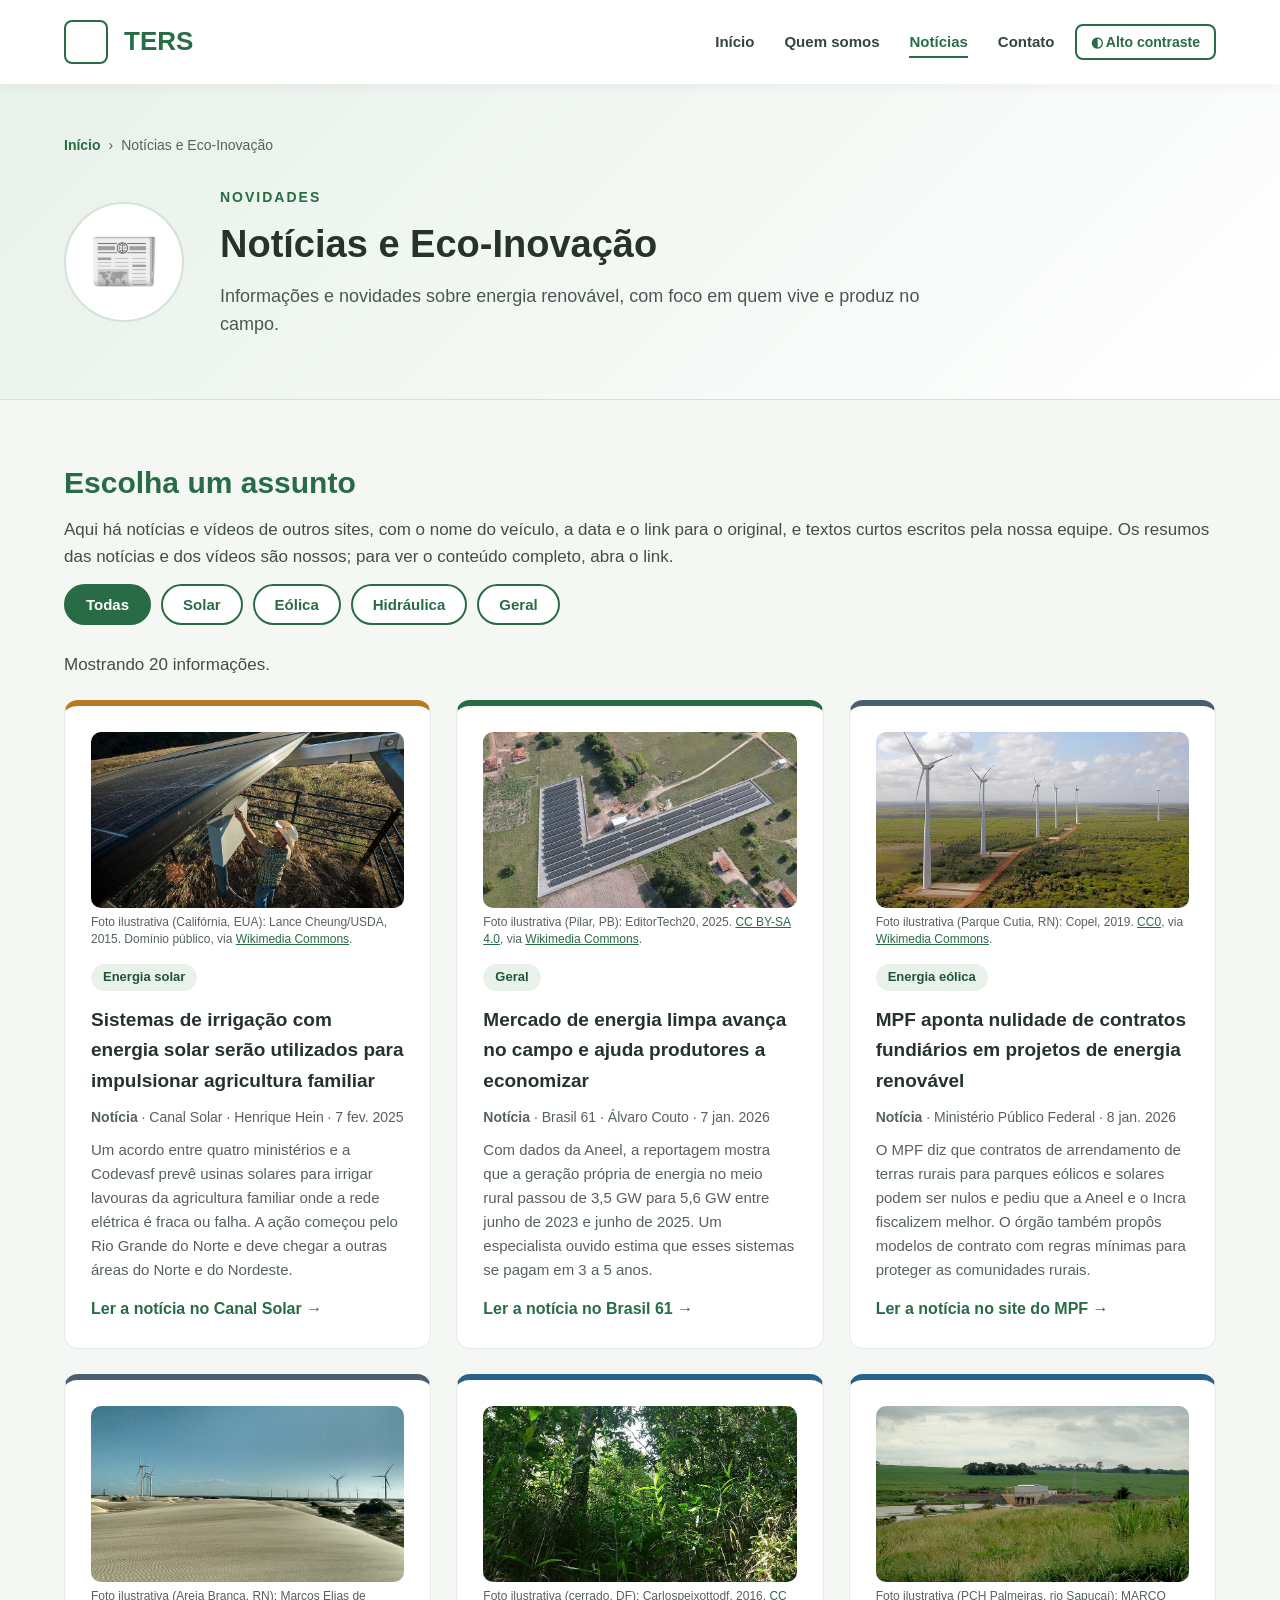
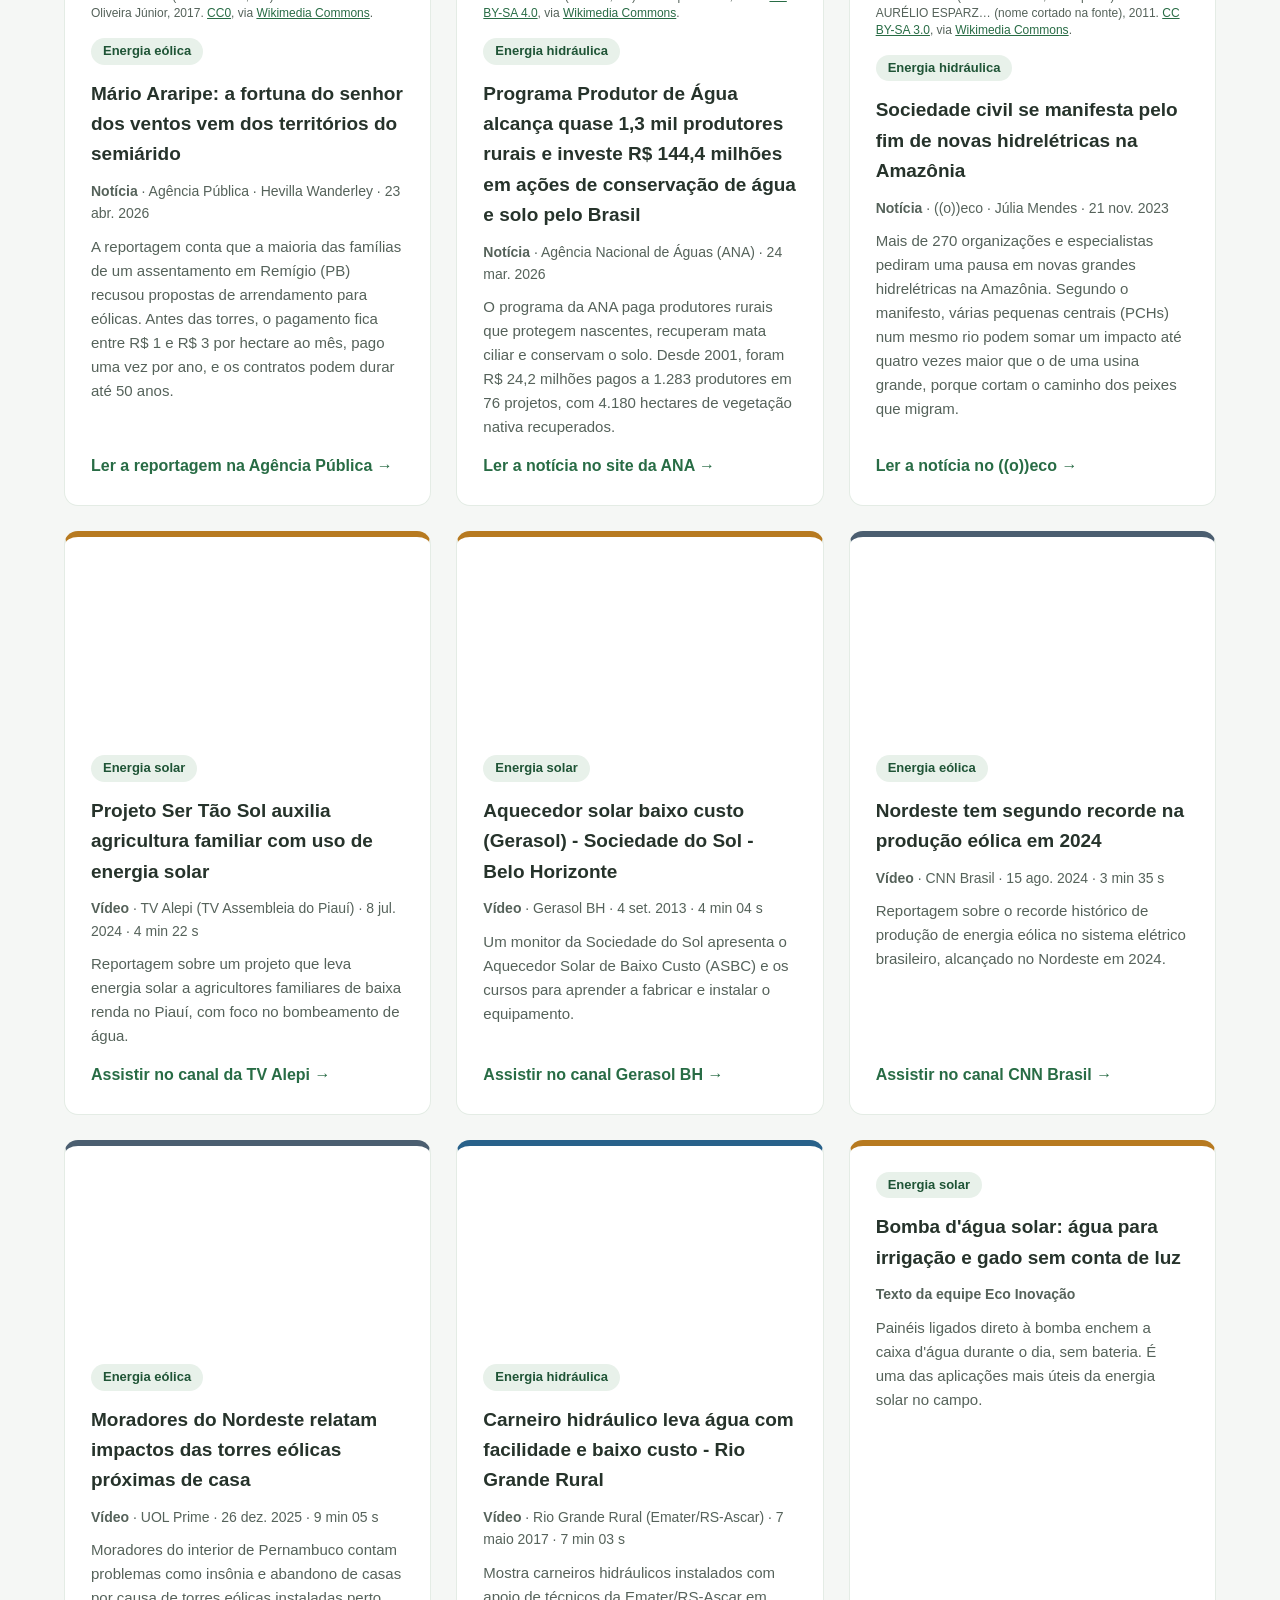
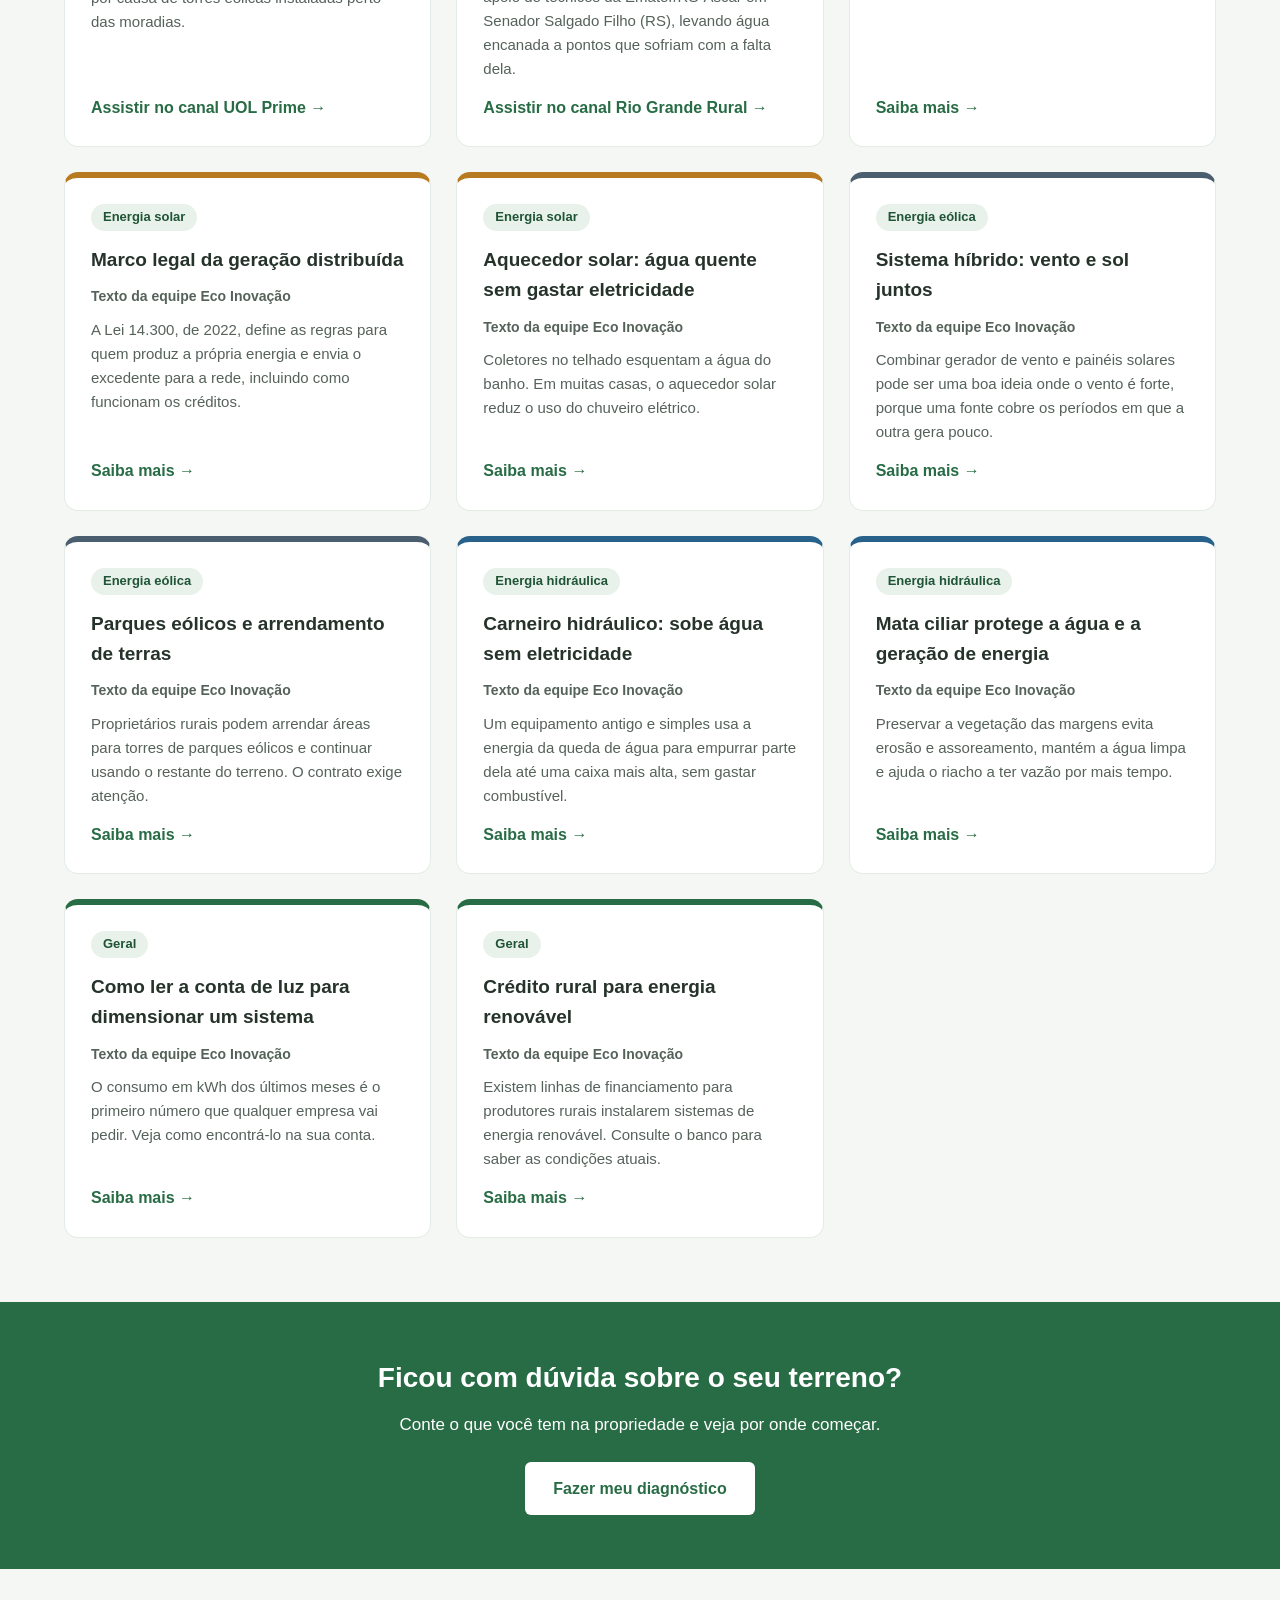
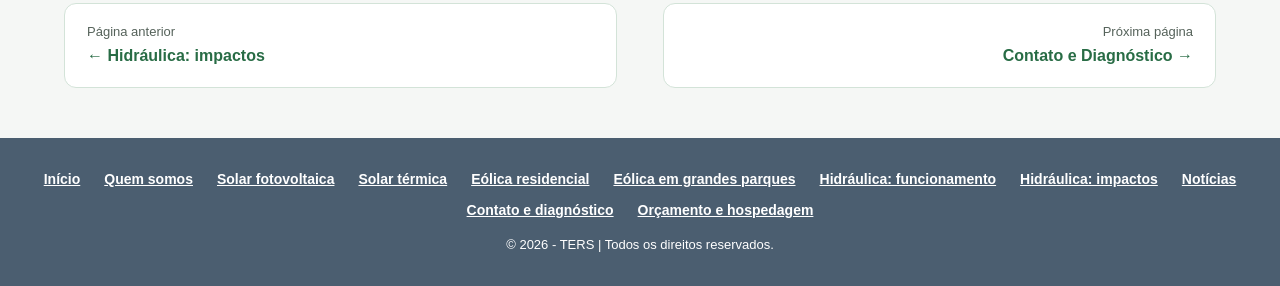
<file: noticias.html>
<!DOCTYPE html>
<html lang="pt-BR">
<head>
    <meta charset="UTF-8">
    <meta name="viewport" content="width=device-width, initial-scale=1.0">
    <meta name="description" content="Galeria de informações e novidades sobre energia solar, eólica e hidráulica e o mercado de sustentabilidade.">

    <title>Notícias e Eco-Inovação | TERS</title>

    <!-- Folha de estilos e JavaScript compartilhados por todas as páginas -->
    <link rel="stylesheet" href="css/style.css">
    <script src="js/main.js" defer></script>
</head>
<body>

    <a class="pular-conteudo" href="#conteudo">Pular para o conteúdo</a>

    <!-- ================= CABEÇALHO ================= -->
    <header>
        <div class="container">

            <!-- Botão hambúrguer + logo -->
            <div class="header-esquerda">
                <button class="botao-menu" id="botao-menu" type="button"
                        aria-label="Abrir menu de energias"
                        aria-controls="menu-lateral"
                        aria-expanded="false">
                    <span></span>
                    <span></span>
                    <span></span>
                </button>

                <a href="index.html" class="logo">TERS</a>
            </div>

            <!-- Menu horizontal (telas grandes) -->
            <nav aria-label="Menu principal">
                <ul>
                    <li><a href="index.html">Início</a></li>
                    <li><a href="sobre.html">Quem somos</a></li>
                    <li><a href="noticias.html" aria-current="page">Notícias</a></li>
                    <li><a href="contato.html">Contato</a></li>
                </ul>
            </nav>

            <!-- Fase 7 (16/11/2026): botão de alto contraste (regra de acessibilidade).
                 O main.js liga/desliga a classe "alto-contraste" no <html> e lembra a escolha. -->
            <button class="botao-contraste" id="botao-contraste" type="button" aria-pressed="false">
                <span aria-hidden="true">◐</span> Alto contraste
            </button>

        </div>
    </header>

    <!-- ================= MENU LATERAL ================= -->
    <!-- Fundo escuro: ao clicar, fecha o menu -->
    <div class="menu-fundo" id="menu-fundo"></div>

    <aside class="menu-lateral" id="menu-lateral" aria-label="Menu de energias">
        <div class="menu-topo">
            <span class="menu-logo">TERS</span>
            <button class="menu-fechar" id="menu-fechar" type="button" aria-label="Fechar menu">✕</button>
        </div>

        <nav aria-label="Páginas de energia">
                <p class="menu-grupo-titulo" id="grupo-solar">ENERGIA SOLAR</p>
                <ul aria-labelledby="grupo-solar">
                    <li><a href="solar-fotovoltaica.html"><span aria-hidden="true">☀️</span> Fotovoltaica</a></li>
                    <li><a href="solar-termica.html"><span aria-hidden="true">🚿</span> Térmica</a></li>
                </ul>
                <p class="menu-grupo-titulo" id="grupo-eolica">ENERGIA EÓLICA</p>
                <ul aria-labelledby="grupo-eolica">
                    <li><a href="eolica-residencial.html"><span aria-hidden="true">🌬️</span> Residencial</a></li>
                    <li><a href="eolica-grandes-parques.html"><span aria-hidden="true">🏞️</span> Grandes parques</a></li>
                </ul>
                <p class="menu-grupo-titulo" id="grupo-hidraulica">ENERGIA HIDRÁULICA</p>
                <ul aria-labelledby="grupo-hidraulica">
                    <li><a href="hidraulica-funcionamento.html"><span aria-hidden="true">💧</span> Funcionamento</a></li>
                    <li><a href="hidraulica-impactos.html"><span aria-hidden="true">🌿</span> Impactos</a></li>
                </ul>
                <p class="menu-grupo-titulo" id="grupo-mais">MAIS</p>
                <ul aria-labelledby="grupo-mais">
                    <li><a href="sobre.html"><span aria-hidden="true">👥</span> Quem somos</a></li>
                    <li><a href="noticias.html" aria-current="page"><span aria-hidden="true">📰</span> Notícias e Eco-Inovação</a></li>
                    <li><a href="contato.html"><span aria-hidden="true">✉️</span> Contato e Diagnóstico</a></li>
                </ul>
        </nav>
    </aside>

    <!-- ================= CONTEÚDO PRINCIPAL ================= -->
    <main id="conteudo" tabindex="-1">
        <section class="pagina-topo">
            <div class="container">
                <nav class="trilha" aria-label="Você está em">
                    <ol>
                    <li><a href="index.html">Início</a></li>
                    <li aria-current="page">Notícias e Eco-Inovação</li>
                    </ol>
                </nav>

                <div class="pagina-topo-conteudo">
                    <div class="pagina-icone" aria-hidden="true">📰</div>
                    <div>
                        <span class="destaque">NOVIDADES</span>
                        <h1>Notícias e Eco-Inovação</h1>
                        <p>Informações e novidades sobre energia renovável, com foco em quem vive e produz no campo.</p>
                    </div>
                </div>
            </div>
        </section>
        <section class="secao">
            <div class="container">
                <h2>Escolha um assunto</h2>
                <!-- Explica ao leitor os três tipos de card da página,
                     como pede a regra de conteúdo (notícias com link e fonte; textos da equipe identificados). -->
                <p>Aqui há notícias e vídeos de outros sites, com o nome do veículo, a data e o link para o original, e textos curtos escritos pela nossa equipe. Os resumos das notícias e dos vídeos são nossos; para ver o conteúdo completo, abra o link.</p>
                <div class="filtros" role="group" aria-label="Filtrar por tipo de energia">
                    <button type="button" class="filtro" data-filtro="todas" aria-pressed="true">Todas</button>
                    <button type="button" class="filtro" data-filtro="solar" aria-pressed="false">Solar</button>
                    <button type="button" class="filtro" data-filtro="eolica" aria-pressed="false">Eólica</button>
                    <button type="button" class="filtro" data-filtro="hidrica" aria-pressed="false">Hidráulica</button>
                    <button type="button" class="filtro" data-filtro="geral" aria-pressed="false">Geral</button>
                </div>
                <p class="filtro-status" id="filtro-status" role="status" aria-live="polite">Mostrando 20 informações.</p>
                <div class="grade-3">
                    <!-- ===== NOTÍCIAS DE OUTROS SITES =====
                         Cada card usa as classes que já existiam (.noticia, .noticia-tag) e o mesmo
                         data-categoria, então o filtro do js/main.js continua funcionando sem mudança.
                         - .noticia-figura: imagem com crédito (autor, ano e licença), como pede a regra de conteúdo.
                           As imagens são de licença livre (Wikimedia Commons) e estão em img/noticias/.
                         - .noticia-fonte: tipo (Notícia, Vídeo ou Texto da equipe), veículo e data.
                         - O resumo é escrito pela equipe; o texto completo fica no link do veículo. -->
                    <article class="noticia" data-categoria="solar">
                        <figure class="noticia-figura">
                            <img src="img/noticias/bomba-solar-poco.jpg" width="960" height="639" loading="lazy" alt="Produtor rural abre a caixa de controle de uma bomba de poço instalada embaixo de painéis solares, num pasto.">
                            <figcaption class="noticia-credito">Foto ilustrativa (Califórnia, EUA): Lance Cheung/USDA, 2015. Domínio público, via <a href="https://commons.wikimedia.org/wiki/File:Solar_Power_Water_Pump_(1075).jpg">Wikimedia Commons</a>.</figcaption>
                        </figure>
                        <span class="noticia-tag">Energia solar</span>
                        <h3>Sistemas de irrigação com energia solar serão utilizados para impulsionar agricultura familiar</h3>
                        <p class="noticia-fonte"><strong>Notícia</strong> · Canal Solar · Henrique Hein · <time datetime="2025-02-07">7 fev. 2025</time></p>
                        <p>Um acordo entre quatro ministérios e a Codevasf prevê usinas solares para irrigar lavouras da agricultura familiar onde a rede elétrica é fraca ou falha. A ação começou pelo Rio Grande do Norte e deve chegar a outras áreas do Norte e do Nordeste.</p>
                        <a href="https://canalsolar.com.br/irrigacao-com-energia-solar-agricultura-familiar/">Ler a notícia no Canal Solar →</a>
                    </article>
                    <article class="noticia" data-categoria="geral">
                        <figure class="noticia-figura">
                            <img src="img/noticias/usina-solar-pilar-pb.jpg" width="960" height="540" loading="lazy" alt="Vista aérea de uma usina solar, com fileiras de painéis ao lado de casas, roças e estradas de terra na zona rural.">
                            <figcaption class="noticia-credito">Foto ilustrativa (Pilar, PB): EditorTech20, 2025. <a href="https://creativecommons.org/licenses/by-sa/4.0/deed.pt-br">CC BY-SA 4.0</a>, via <a href="https://commons.wikimedia.org/wiki/File:Usina_de_energia_solar_no_munic%C3%ADpio_de_Pilar_(PB)_da_HostDime_Brasil.png">Wikimedia Commons</a>.</figcaption>
                        </figure>
                        <span class="noticia-tag">Geral</span>
                        <h3>Mercado de energia limpa avança no campo e ajuda produtores a economizar</h3>
                        <p class="noticia-fonte"><strong>Notícia</strong> · Brasil 61 · Álvaro Couto · <time datetime="2026-01-07">7 jan. 2026</time></p>
                        <p>Com dados da Aneel, a reportagem mostra que a geração própria de energia no meio rural passou de 3,5 GW para 5,6 GW entre junho de 2023 e junho de 2025. Um especialista ouvido estima que esses sistemas se pagam em 3 a 5 anos.</p>
                        <a href="https://brasil61.com/n/mercado-de-energia-limpa-avanca-no-campo-e-ajuda-produtores-a-economizar-bras2615507">Ler a notícia no Brasil 61 →</a>
                    </article>
                    <article class="noticia" data-categoria="eolica">
                        <figure class="noticia-figura">
                            <img src="img/noticias/parque-eolico-cutia-rn.jpg" width="960" height="640" loading="lazy" alt="Aerogeradores brancos espalhados por uma área de vegetação baixa, ligados por uma estrada de terra vermelha.">
                            <figcaption class="noticia-credito">Foto ilustrativa (Parque Cutia, RN): Copel, 2019. <a href="https://creativecommons.org/publicdomain/zero/1.0/deed.pt-br">CC0</a>, via <a href="https://commons.wikimedia.org/wiki/File:Parque_Cutia_Freire_Neto_DJI_0048.jpg">Wikimedia Commons</a>.</figcaption>
                        </figure>
                        <span class="noticia-tag">Energia eólica</span>
                        <h3>MPF aponta nulidade de contratos fundiários em projetos de energia renovável</h3>
                        <p class="noticia-fonte"><strong>Notícia</strong> · Ministério Público Federal · <time datetime="2026-01-08">8 jan. 2026</time></p>
                        <p>O MPF diz que contratos de arrendamento de terras rurais para parques eólicos e solares podem ser nulos e pediu que a Aneel e o Incra fiscalizem melhor. O órgão também propôs modelos de contrato com regras mínimas para proteger as comunidades rurais.</p>
                        <a href="https://www.mpf.mp.br/o-mpf/unidades/pr-pb/noticias/mpf-aponta-nulidade-de-contratos-fundiarios-em-projetos-de-energia-renovavel">Ler a notícia no site do MPF →</a>
                    </article>
                    <article class="noticia" data-categoria="eolica">
                        <figure class="noticia-figura">
                            <img src="img/noticias/parque-eolico-mel2-rn.jpg" width="960" height="480" loading="lazy" alt="Aerogeradores ao fundo de dunas de areia clara, sob céu azul.">
                            <figcaption class="noticia-credito">Foto ilustrativa (Areia Branca, RN): Marcos Elias de Oliveira Júnior, 2017. <a href="https://creativecommons.org/publicdomain/zero/1.0/deed.pt-br">CC0</a>, via <a href="https://commons.wikimedia.org/wiki/File:Parque_E%C3%B3lico_Mel_2,_Areia_Branca_(RN).jpg">Wikimedia Commons</a>.</figcaption>
                        </figure>
                        <span class="noticia-tag">Energia eólica</span>
                        <h3>Mário Araripe: a fortuna do senhor dos ventos vem dos territórios do semiárido</h3>
                        <p class="noticia-fonte"><strong>Notícia</strong> · Agência Pública · Hevilla Wanderley · <time datetime="2026-04-23">23 abr. 2026</time></p>
                        <p>A reportagem conta que a maioria das famílias de um assentamento em Remígio (PB) recusou propostas de arrendamento para eólicas. Antes das torres, o pagamento fica entre R$ 1 e R$ 3 por hectare ao mês, pago uma vez por ano, e os contratos podem durar até 50 anos.</p>
                        <a href="https://apublica.org/2026/04/mario-araripe-a-fortuna-do-senhor-dos-ventos-vem-dos-territorios-do-semiarido/">Ler a reportagem na Agência Pública →</a>
                    </article>
                    <article class="noticia" data-categoria="hidrica">
                        <figure class="noticia-figura">
                            <img src="img/noticias/mata-ciliar-nascente.jpg" width="960" height="720" loading="lazy" alt="Mata fechada, com árvores e capim alto, perto de uma nascente.">
                            <figcaption class="noticia-credito">Foto ilustrativa (cerrado, DF): Carlospeixottodf, 2016. <a href="https://creativecommons.org/licenses/by-sa/4.0/deed.pt-br">CC BY-SA 4.0</a>, via <a href="https://commons.wikimedia.org/wiki/File:Mata_ciliar_pr%C3%B3xima_a_nascente.jpg">Wikimedia Commons</a>.</figcaption>
                        </figure>
                        <span class="noticia-tag">Energia hidráulica</span>
                        <h3>Programa Produtor de Água alcança quase 1,3 mil produtores rurais e investe R$ 144,4 milhões em ações de conservação de água e solo pelo Brasil</h3>
                        <p class="noticia-fonte"><strong>Notícia</strong> · Agência Nacional de Águas (ANA) · <time datetime="2026-03-24">24 mar. 2026</time></p>
                        <p>O programa da ANA paga produtores rurais que protegem nascentes, recuperam mata ciliar e conservam o solo. Desde 2001, foram R$ 24,2 milhões pagos a 1.283 produtores em 76 projetos, com 4.180 hectares de vegetação nativa recuperados.</p>
                        <a href="https://www.gov.br/ana/pt-br/assuntos/noticias-e-eventos/noticias/programa-produtor-de-agua-alcanca-quase-1-3-mil-produtores-rurais-e-investe-r-144-4-milhoes-em-acoes-de-conservacao-de-agua-e-solo-pelo-brasil">Ler a notícia no site da ANA →</a>
                    </article>
                    <article class="noticia" data-categoria="hidrica">
                        <figure class="noticia-figura">
                            <img src="img/noticias/pch-palmeiras-sapucai.jpg" width="960" height="720" loading="lazy" alt="Casa de força de uma pequena central hidrelétrica à beira de um rio, cercada por plantações e capim.">
                            <figcaption class="noticia-credito">Foto ilustrativa (PCH Palmeiras, rio Sapucaí): MARCO AURÉLIO ESPARZ… (nome cortado na fonte), 2011. <a href="https://creativecommons.org/licenses/by-sa/3.0/deed.pt-br">CC BY-SA 3.0</a>, via <a href="https://commons.wikimedia.org/wiki/File:Pequena_Central_Hidrel%C3%A9trica-PCH_Palmeiras_no_Rio_Sapucai_16000_kW_-_1_turbina_-_panoramio.jpg">Wikimedia Commons</a>.</figcaption>
                        </figure>
                        <span class="noticia-tag">Energia hidráulica</span>
                        <h3>Sociedade civil se manifesta pelo fim de novas hidrelétricas na Amazônia</h3>
                        <p class="noticia-fonte"><strong>Notícia</strong> · ((o))eco · Júlia Mendes · <time datetime="2023-11-21">21 nov. 2023</time></p>
                        <p>Mais de 270 organizações e especialistas pediram uma pausa em novas grandes hidrelétricas na Amazônia. Segundo o manifesto, várias pequenas centrais (PCHs) num mesmo rio podem somar um impacto até quatro vezes maior que o de uma usina grande, porque cortam o caminho dos peixes que migram.</p>
                        <a href="https://oeco.org.br/salada-verde/sociedade-civil-se-manifesta-pelo-fim-de-novas-hidreletricas-na-amazonia/">Ler a notícia no ((o))eco →</a>
                    </article>

                    <!-- ===== VÍDEOS =====
                         O <iframe> mostra o vídeo do YouTube dentro do card.
                         - title: obrigatório pela regra de acessibilidade (o leitor de tela anuncia o vídeo).
                         - youtube-nocookie.com: versão do player que não grava cookies antes de o vídeo tocar.
                         - cc_load_policy=1 e cc_lang_pref=pt: ligam a legenda em português, quando o vídeo tiver.
                         - loading="lazy": o vídeo só carrega quando o card aparece na tela, deixando a página mais leve.
                         - O link abaixo do vídeo leva ao original no YouTube. -->
                    <article class="noticia" data-categoria="solar">
                        <iframe class="noticia-video" src="https://www.youtube-nocookie.com/embed/Vtu6TCcwO-A?cc_load_policy=1&amp;cc_lang_pref=pt&amp;hl=pt-BR" title="Vídeo: Projeto Ser Tão Sol auxilia agricultura familiar com uso de energia solar (TV Alepi)" loading="lazy" allow="encrypted-media; picture-in-picture; fullscreen" referrerpolicy="strict-origin-when-cross-origin" allowfullscreen></iframe>
                        <span class="noticia-tag">Energia solar</span>
                        <h3>Projeto Ser Tão Sol auxilia agricultura familiar com uso de energia solar</h3>
                        <p class="noticia-fonte"><strong>Vídeo</strong> · TV Alepi (TV Assembleia do Piauí) · <time datetime="2024-07-08">8 jul. 2024</time> · 4 min 22 s</p>
                        <p>Reportagem sobre um projeto que leva energia solar a agricultores familiares de baixa renda no Piauí, com foco no bombeamento de água.</p>
                        <a href="https://www.youtube.com/watch?v=Vtu6TCcwO-A">Assistir no canal da TV Alepi →</a>
                    </article>
                    <article class="noticia" data-categoria="solar">
                        <iframe class="noticia-video" src="https://www.youtube-nocookie.com/embed/ocQ2lKh2lDA?cc_load_policy=1&amp;cc_lang_pref=pt&amp;hl=pt-BR" title="Vídeo: Aquecedor solar de baixo custo, Sociedade do Sol (Gerasol BH)" loading="lazy" allow="encrypted-media; picture-in-picture; fullscreen" referrerpolicy="strict-origin-when-cross-origin" allowfullscreen></iframe>
                        <span class="noticia-tag">Energia solar</span>
                        <h3>Aquecedor solar baixo custo (Gerasol) - Sociedade do Sol - Belo Horizonte</h3>
                        <p class="noticia-fonte"><strong>Vídeo</strong> · Gerasol BH · <time datetime="2013-09-04">4 set. 2013</time> · 4 min 04 s</p>
                        <p>Um monitor da Sociedade do Sol apresenta o Aquecedor Solar de Baixo Custo (ASBC) e os cursos para aprender a fabricar e instalar o equipamento.</p>
                        <a href="https://www.youtube.com/watch?v=ocQ2lKh2lDA">Assistir no canal Gerasol BH →</a>
                    </article>
                    <article class="noticia" data-categoria="eolica">
                        <iframe class="noticia-video" src="https://www.youtube-nocookie.com/embed/7gqlcWhuqE4?cc_load_policy=1&amp;cc_lang_pref=pt&amp;hl=pt-BR" title="Vídeo: Nordeste tem segundo recorde na produção eólica em 2024 (CNN Brasil)" loading="lazy" allow="encrypted-media; picture-in-picture; fullscreen" referrerpolicy="strict-origin-when-cross-origin" allowfullscreen></iframe>
                        <span class="noticia-tag">Energia eólica</span>
                        <h3>Nordeste tem segundo recorde na produção eólica em 2024</h3>
                        <p class="noticia-fonte"><strong>Vídeo</strong> · CNN Brasil · <time datetime="2024-08-15">15 ago. 2024</time> · 3 min 35 s</p>
                        <p>Reportagem sobre o recorde histórico de produção de energia eólica no sistema elétrico brasileiro, alcançado no Nordeste em 2024.</p>
                        <a href="https://www.youtube.com/watch?v=7gqlcWhuqE4">Assistir no canal CNN Brasil →</a>
                    </article>
                    <article class="noticia" data-categoria="eolica">
                        <iframe class="noticia-video" src="https://www.youtube-nocookie.com/embed/Lbc4euRaH6I?cc_load_policy=1&amp;cc_lang_pref=pt&amp;hl=pt-BR" title="Vídeo: Moradores do Nordeste relatam impactos das torres eólicas próximas de casa (UOL Prime)" loading="lazy" allow="encrypted-media; picture-in-picture; fullscreen" referrerpolicy="strict-origin-when-cross-origin" allowfullscreen></iframe>
                        <span class="noticia-tag">Energia eólica</span>
                        <h3>Moradores do Nordeste relatam impactos das torres eólicas próximas de casa</h3>
                        <p class="noticia-fonte"><strong>Vídeo</strong> · UOL Prime · <time datetime="2025-12-26">26 dez. 2025</time> · 9 min 05 s</p>
                        <p>Moradores do interior de Pernambuco contam problemas como insônia e abandono de casas por causa de torres eólicas instaladas perto das moradias.</p>
                        <a href="https://www.youtube.com/watch?v=Lbc4euRaH6I">Assistir no canal UOL Prime →</a>
                    </article>
                    <article class="noticia" data-categoria="hidrica">
                        <iframe class="noticia-video" src="https://www.youtube-nocookie.com/embed/tickLg_XUXU?cc_load_policy=1&amp;cc_lang_pref=pt&amp;hl=pt-BR" title="Vídeo: Carneiro hidráulico leva água com facilidade e baixo custo (Rio Grande Rural, Emater/RS)" loading="lazy" allow="encrypted-media; picture-in-picture; fullscreen" referrerpolicy="strict-origin-when-cross-origin" allowfullscreen></iframe>
                        <span class="noticia-tag">Energia hidráulica</span>
                        <h3>Carneiro hidráulico leva água com facilidade e baixo custo - Rio Grande Rural</h3>
                        <p class="noticia-fonte"><strong>Vídeo</strong> · Rio Grande Rural (Emater/RS-Ascar) · <time datetime="2017-05-07">7 maio 2017</time> · 7 min 03 s</p>
                        <p>Mostra carneiros hidráulicos instalados com apoio de técnicos da Emater/RS-Ascar em Senador Salgado Filho (RS), levando água encanada a pontos que sofriam com a falta dela.</p>
                        <a href="https://www.youtube.com/watch?v=tickLg_XUXU">Assistir no canal Rio Grande Rural →</a>
                    </article>

                    <!-- ===== TEXTOS DA EQUIPE (já existiam) =====
                         Cada card tem a linha "Texto da equipe Eco Inovação",
                         porque a regra de conteúdo pede identificar os textos escritos pela equipe. -->

                    <article class="noticia" data-categoria="solar">
                        <span class="noticia-tag">Energia solar</span>
                        <h3>Bomba d'água solar: água para irrigação e gado sem conta de luz</h3>
                        <p class="noticia-fonte"><strong>Texto da equipe Eco Inovação</strong></p>
                        <p>Painéis ligados direto à bomba enchem a caixa d'água durante o dia, sem bateria. É uma das aplicações mais úteis da energia solar no campo.</p>
                        <a href="solar-fotovoltaica.html">Saiba mais →</a>
                    </article>
                    <article class="noticia" data-categoria="solar">
                        <span class="noticia-tag">Energia solar</span>
                        <h3>Marco legal da geração distribuída</h3>
                        <p class="noticia-fonte"><strong>Texto da equipe Eco Inovação</strong></p>
                        <p>A Lei 14.300, de 2022, define as regras para quem produz a própria energia e envia o excedente para a rede, incluindo como funcionam os créditos.</p>
                        <a href="solar-fotovoltaica.html">Saiba mais →</a>
                    </article>
                    <article class="noticia" data-categoria="solar">
                        <span class="noticia-tag">Energia solar</span>
                        <h3>Aquecedor solar: água quente sem gastar eletricidade</h3>
                        <p class="noticia-fonte"><strong>Texto da equipe Eco Inovação</strong></p>
                        <p>Coletores no telhado esquentam a água do banho. Em muitas casas, o aquecedor solar reduz o uso do chuveiro elétrico.</p>
                        <a href="solar-termica.html">Saiba mais →</a>
                    </article>
                    <article class="noticia" data-categoria="eolica">
                        <span class="noticia-tag">Energia eólica</span>
                        <h3>Sistema híbrido: vento e sol juntos</h3>
                        <p class="noticia-fonte"><strong>Texto da equipe Eco Inovação</strong></p>
                        <p>Combinar gerador de vento e painéis solares pode ser uma boa ideia onde o vento é forte, porque uma fonte cobre os períodos em que a outra gera pouco.</p>
                        <a href="eolica-residencial.html">Saiba mais →</a>
                    </article>
                    <article class="noticia" data-categoria="eolica">
                        <span class="noticia-tag">Energia eólica</span>
                        <h3>Parques eólicos e arrendamento de terras</h3>
                        <p class="noticia-fonte"><strong>Texto da equipe Eco Inovação</strong></p>
                        <p>Proprietários rurais podem arrendar áreas para torres de parques eólicos e continuar usando o restante do terreno. O contrato exige atenção.</p>
                        <a href="eolica-grandes-parques.html">Saiba mais →</a>
                    </article>
                    <article class="noticia" data-categoria="hidrica">
                        <span class="noticia-tag">Energia hidráulica</span>
                        <h3>Carneiro hidráulico: sobe água sem eletricidade</h3>
                        <p class="noticia-fonte"><strong>Texto da equipe Eco Inovação</strong></p>
                        <p>Um equipamento antigo e simples usa a energia da queda de água para empurrar parte dela até uma caixa mais alta, sem gastar combustível.</p>
                        <a href="hidraulica-funcionamento.html">Saiba mais →</a>
                    </article>
                    <article class="noticia" data-categoria="hidrica">
                        <span class="noticia-tag">Energia hidráulica</span>
                        <h3>Mata ciliar protege a água e a geração de energia</h3>
                        <p class="noticia-fonte"><strong>Texto da equipe Eco Inovação</strong></p>
                        <p>Preservar a vegetação das margens evita erosão e assoreamento, mantém a água limpa e ajuda o riacho a ter vazão por mais tempo.</p>
                        <a href="hidraulica-impactos.html">Saiba mais →</a>
                    </article>
                    <article class="noticia" data-categoria="geral">
                        <span class="noticia-tag">Geral</span>
                        <h3>Como ler a conta de luz para dimensionar um sistema</h3>
                        <p class="noticia-fonte"><strong>Texto da equipe Eco Inovação</strong></p>
                        <p>O consumo em kWh dos últimos meses é o primeiro número que qualquer empresa vai pedir. Veja como encontrá-lo na sua conta.</p>
                        <a href="contato.html">Saiba mais →</a>
                    </article>
                    <article class="noticia" data-categoria="geral">
                        <span class="noticia-tag">Geral</span>
                        <h3>Crédito rural para energia renovável</h3>
                        <p class="noticia-fonte"><strong>Texto da equipe Eco Inovação</strong></p>
                        <p>Existem linhas de financiamento para produtores rurais instalarem sistemas de energia renovável. Consulte o banco para saber as condições atuais.</p>
                        <a href="contato.html">Saiba mais →</a>
                    </article>
                </div>
            </div>
        </section>
        <section class="chamada">
            <div class="container">
                <h2>Ficou com dúvida sobre o seu terreno?</h2>
                <p>Conte o que você tem na propriedade e veja por onde começar.</p>
                <a href="contato.html" class="botao">Fazer meu diagnóstico</a>
            </div>
        </section>
        <div class="container">
            <nav class="nav-paginas" aria-label="Navegação entre páginas">
            <a href="hidraulica-impactos.html" class="anterior"><small>Página anterior</small>← Hidráulica: impactos</a>
            <a href="contato.html" class="proxima"><small>Próxima página</small>Contato e Diagnóstico →</a>
            </nav>
        </div>

    </main>

    <!-- ================= RODAPÉ ================= -->
    <footer>
        <nav aria-label="Mapa do site">
            <ul>
                <li><a href="index.html">Início</a></li>
                <li><a href="sobre.html">Quem somos</a></li>
                <li><a href="solar-fotovoltaica.html">Solar fotovoltaica</a></li>
                <li><a href="solar-termica.html">Solar térmica</a></li>
                <li><a href="eolica-residencial.html">Eólica residencial</a></li>
                <li><a href="eolica-grandes-parques.html">Eólica em grandes parques</a></li>
                <li><a href="hidraulica-funcionamento.html">Hidráulica: funcionamento</a></li>
                <li><a href="hidraulica-impactos.html">Hidráulica: impactos</a></li>
                <li><a href="noticias.html">Notícias</a></li>
                <li><a href="contato.html">Contato e diagnóstico</a></li>
                <li><a href="orcamento_hospedagem.html">Orçamento e hospedagem</a></li>
            </ul>
        </nav>
        <p>&copy; 2026 - TERS | Todos os direitos reservados.</p>
    </footer>

</body>
</html>
</file>
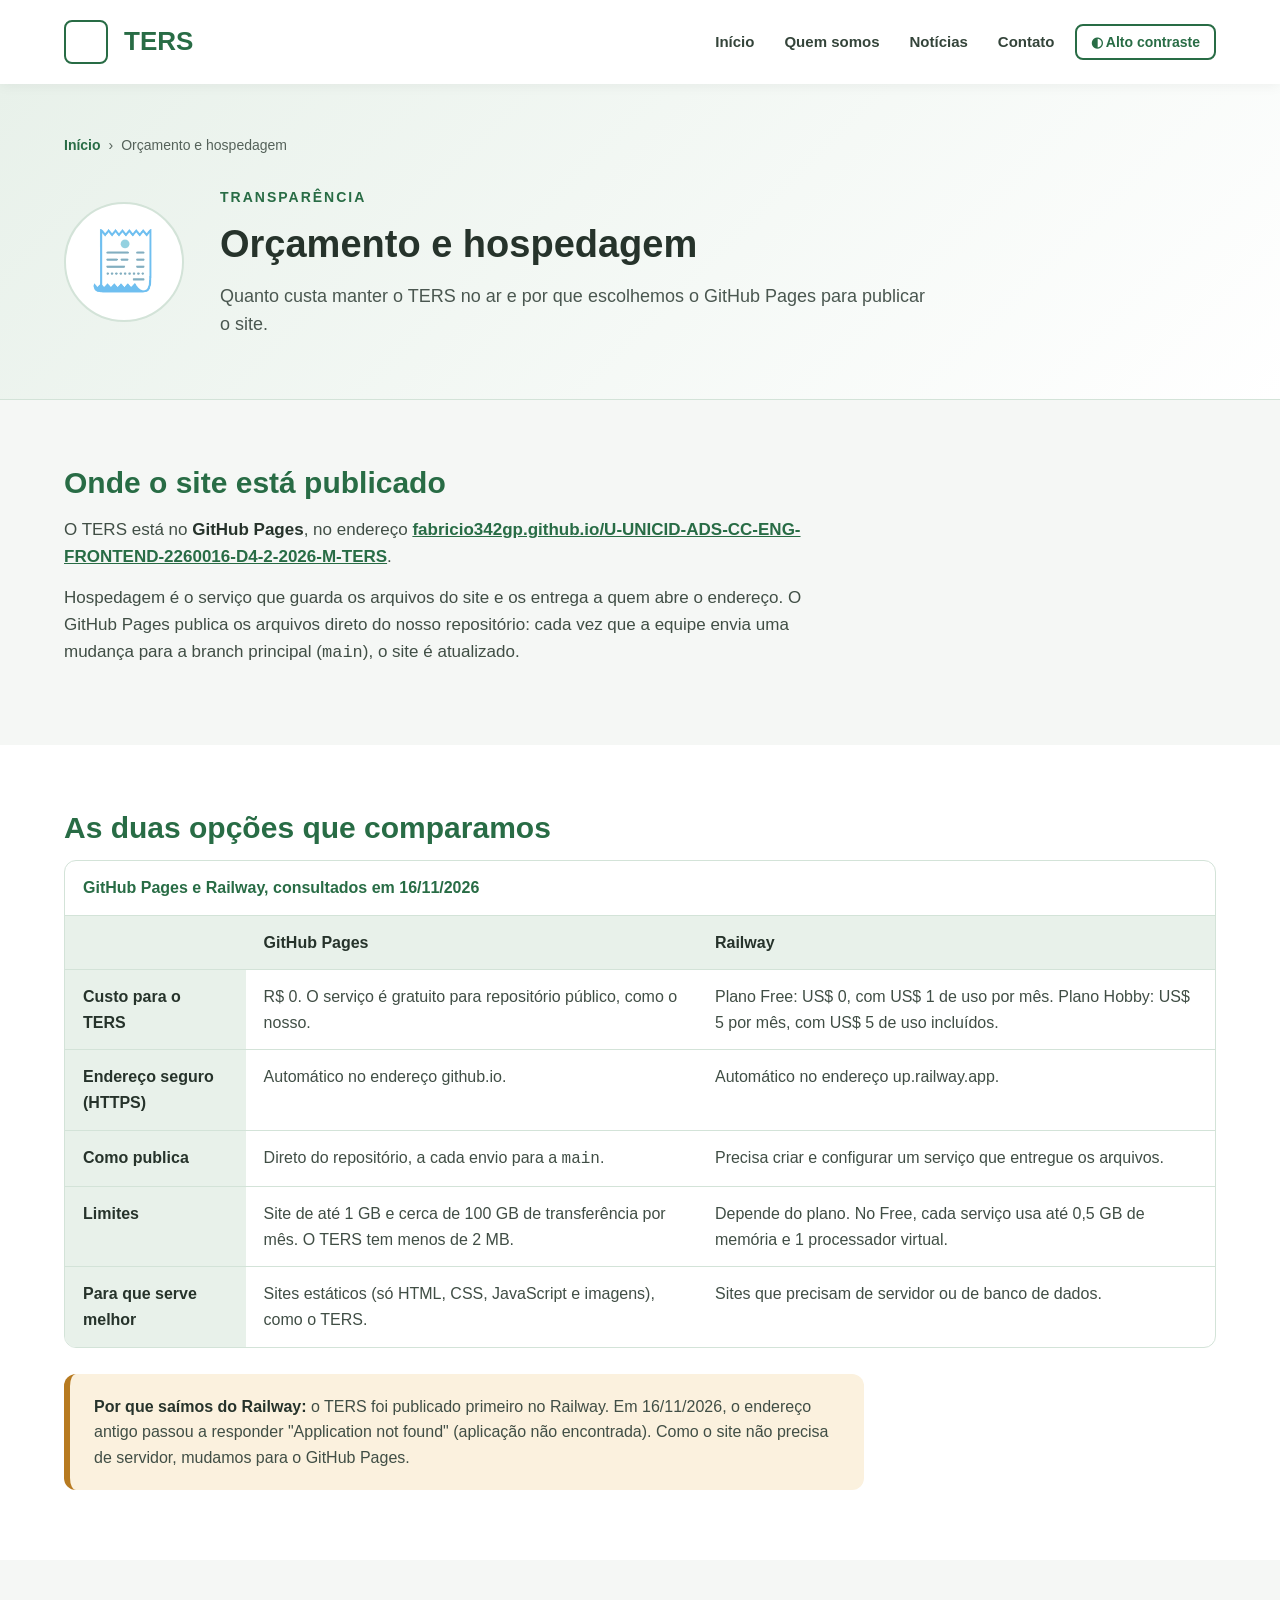
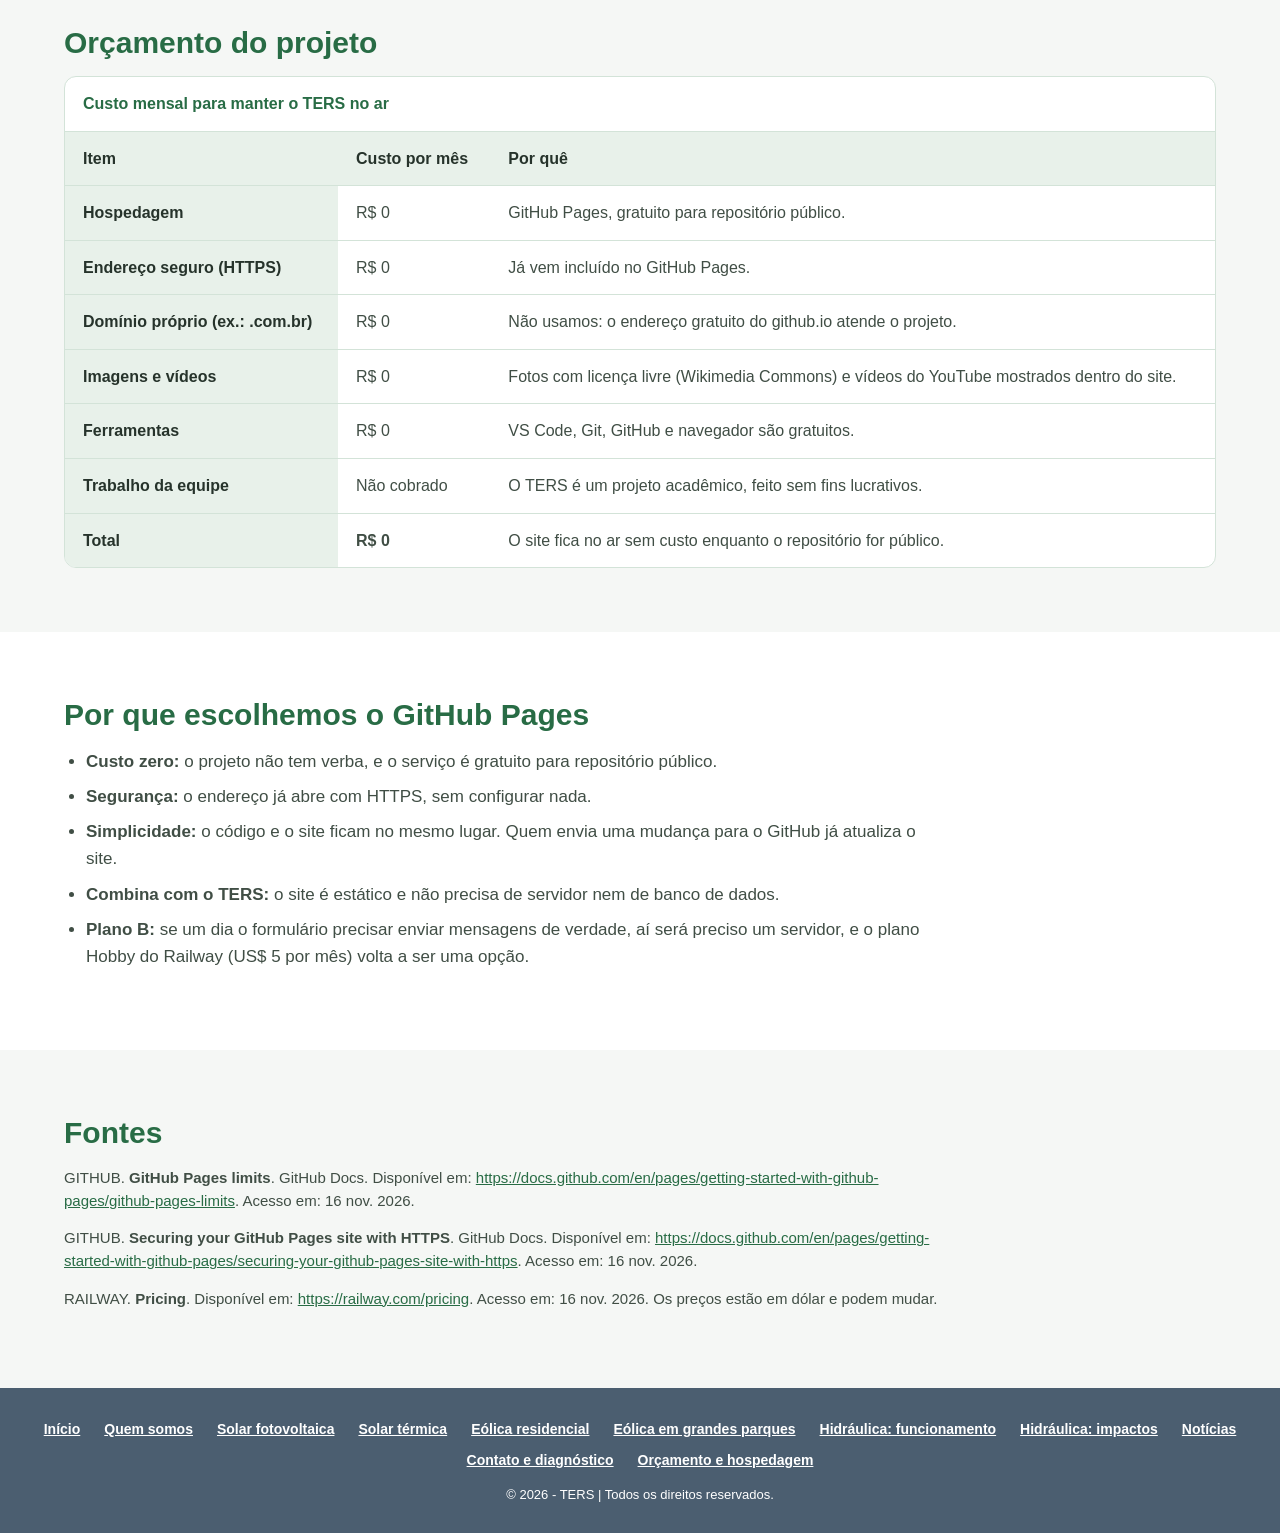
<file: orcamento_hospedagem.html>
<!DOCTYPE html>
<html lang="pt-BR">
<head>
    <meta charset="UTF-8">
    <meta name="viewport" content="width=device-width, initial-scale=1.0">
    <meta name="description" content="Quanto custa manter o site TERS no ar e por que a equipe escolheu o GitHub Pages para publicá-lo.">

    <title>Orçamento e hospedagem | TERS</title>

    <!-- Folha de estilos e JavaScript compartilhados por todas as páginas -->
    <link rel="stylesheet" href="css/style.css">
    <script src="js/main.js" defer></script>
</head>
<body>

    <a class="pular-conteudo" href="#conteudo">Pular para o conteúdo</a>

    <!-- ================= CABEÇALHO ================= -->
    <header>
        <div class="container">

            <!-- Botão hambúrguer + logo -->
            <div class="header-esquerda">
                <button class="botao-menu" id="botao-menu" type="button"
                        aria-label="Abrir menu de energias"
                        aria-controls="menu-lateral"
                        aria-expanded="false">
                    <span></span>
                    <span></span>
                    <span></span>
                </button>

                <a href="index.html" class="logo">TERS</a>
            </div>

            <!-- Menu horizontal (telas grandes) -->
            <nav aria-label="Menu principal">
                <ul>
                    <li><a href="index.html">Início</a></li>
                    <li><a href="sobre.html">Quem somos</a></li>
                    <li><a href="noticias.html">Notícias</a></li>
                    <li><a href="contato.html">Contato</a></li>
                </ul>
            </nav>

            <!-- Fase 7 (16/11/2026): botão de alto contraste (regra de acessibilidade).
                 O main.js liga/desliga a classe "alto-contraste" no <html> e lembra a escolha. -->
            <button class="botao-contraste" id="botao-contraste" type="button" aria-pressed="false">
                <span aria-hidden="true">◐</span> Alto contraste
            </button>

        </div>
    </header>

    <!-- ================= MENU LATERAL ================= -->
    <!-- Fundo escuro: ao clicar, fecha o menu -->
    <div class="menu-fundo" id="menu-fundo"></div>

    <aside class="menu-lateral" id="menu-lateral" aria-label="Menu de energias">
        <div class="menu-topo">
            <span class="menu-logo">TERS</span>
            <button class="menu-fechar" id="menu-fechar" type="button" aria-label="Fechar menu">✕</button>
        </div>

        <nav aria-label="Páginas de energia">
                <p class="menu-grupo-titulo" id="grupo-solar">ENERGIA SOLAR</p>
                <ul aria-labelledby="grupo-solar">
                    <li><a href="solar-fotovoltaica.html"><span aria-hidden="true">☀️</span> Fotovoltaica</a></li>
                    <li><a href="solar-termica.html"><span aria-hidden="true">🚿</span> Térmica</a></li>
                </ul>
                <p class="menu-grupo-titulo" id="grupo-eolica">ENERGIA EÓLICA</p>
                <ul aria-labelledby="grupo-eolica">
                    <li><a href="eolica-residencial.html"><span aria-hidden="true">🌬️</span> Residencial</a></li>
                    <li><a href="eolica-grandes-parques.html"><span aria-hidden="true">🏞️</span> Grandes parques</a></li>
                </ul>
                <p class="menu-grupo-titulo" id="grupo-hidraulica">ENERGIA HIDRÁULICA</p>
                <ul aria-labelledby="grupo-hidraulica">
                    <li><a href="hidraulica-funcionamento.html"><span aria-hidden="true">💧</span> Funcionamento</a></li>
                    <li><a href="hidraulica-impactos.html"><span aria-hidden="true">🌿</span> Impactos</a></li>
                </ul>
                <p class="menu-grupo-titulo" id="grupo-mais">MAIS</p>
                <ul aria-labelledby="grupo-mais">
                    <li><a href="sobre.html"><span aria-hidden="true">👥</span> Quem somos</a></li>
                    <li><a href="noticias.html"><span aria-hidden="true">📰</span> Notícias e Eco-Inovação</a></li>
                    <li><a href="contato.html"><span aria-hidden="true">✉️</span> Contato e Diagnóstico</a></li>
                </ul>
        </nav>
    </aside>

    <!-- ================= CONTEÚDO PRINCIPAL ================= -->
    <!-- Página criada em 16/11/2026, pedida no roteiro da 2ª entrega ("escolha justificada em
         orcamento_hospedagem.html"). Os preços foram consultados nos sites oficiais nesse dia
         (veja a seção Fontes). Só usa classes que já existiam no CSS. -->
    <main id="conteudo" tabindex="-1">
        <section class="pagina-topo">
            <div class="container">
                <nav class="trilha" aria-label="Você está em">
                    <ol>
                    <li><a href="index.html">Início</a></li>
                    <li aria-current="page">Orçamento e hospedagem</li>
                    </ol>
                </nav>

                <div class="pagina-topo-conteudo">
                    <div class="pagina-icone" aria-hidden="true">🧾</div>
                    <div>
                        <span class="destaque">TRANSPARÊNCIA</span>
                        <h1>Orçamento e hospedagem</h1>
                        <p>Quanto custa manter o TERS no ar e por que escolhemos o GitHub Pages para publicar o site.</p>
                    </div>
                </div>
            </div>
        </section>

        <section class="secao">
            <div class="container">
                <h2>Onde o site está publicado</h2>
                <div class="texto-coluna">
                    <p>O TERS está no <strong>GitHub Pages</strong>, no endereço <a href="https://fabricio342gp.github.io/U-UNICID-ADS-CC-ENG-FRONTEND-2260016-D4-2-2026-M-TERS/">fabricio342gp.github.io/U-UNICID-ADS-CC-ENG-FRONTEND-2260016-D4-2-2026-M-TERS</a>.</p>
                    <p>Hospedagem é o serviço que guarda os arquivos do site e os entrega a quem abre o endereço. O GitHub Pages publica os arquivos direto do nosso repositório: cada vez que a equipe envia uma mudança para a branch principal (<code>main</code>), o site é atualizado.</p>
                </div>
            </div>
        </section>

        <!-- Tabela comparativa: th scope="row" e scope="col" ajudam o leitor de tela a ler cada célula -->
        <section class="secao secao-branca">
            <div class="container">
                <h2>As duas opções que comparamos</h2>
                <div class="tabela-rolagem">
                    <table>
                        <caption>GitHub Pages e Railway, consultados em 16/11/2026</caption>
                        <thead><tr><th scope="col"></th><th scope="col">GitHub Pages</th><th scope="col">Railway</th></tr></thead>
                        <tbody>
                            <tr><th scope="row">Custo para o TERS</th><td>R$ 0. O serviço é gratuito para repositório público, como o nosso.</td><td>Plano Free: US$ 0, com US$ 1 de uso por mês. Plano Hobby: US$ 5 por mês, com US$ 5 de uso incluídos.</td></tr>
                            <tr><th scope="row">Endereço seguro (HTTPS)</th><td>Automático no endereço github.io.</td><td>Automático no endereço up.railway.app.</td></tr>
                            <tr><th scope="row">Como publica</th><td>Direto do repositório, a cada envio para a <code>main</code>.</td><td>Precisa criar e configurar um serviço que entregue os arquivos.</td></tr>
                            <tr><th scope="row">Limites</th><td>Site de até 1 GB e cerca de 100 GB de transferência por mês. O TERS tem menos de 2 MB.</td><td>Depende do plano. No Free, cada serviço usa até 0,5 GB de memória e 1 processador virtual.</td></tr>
                            <tr><th scope="row">Para que serve melhor</th><td>Sites estáticos (só HTML, CSS, JavaScript e imagens), como o TERS.</td><td>Sites que precisam de servidor ou de banco de dados.</td></tr>
                        </tbody>
                    </table>
                </div>
                <div class="caixa caixa-atencao">
                    <p><strong>Por que saímos do Railway:</strong> o TERS foi publicado primeiro no Railway. Em 16/11/2026, o endereço antigo passou a responder "Application not found" (aplicação não encontrada). Como o site não precisa de servidor, mudamos para o GitHub Pages.</p>
                </div>
            </div>
        </section>

        <section class="secao">
            <div class="container">
                <h2>Orçamento do projeto</h2>
                <div class="tabela-rolagem">
                    <table>
                        <caption>Custo mensal para manter o TERS no ar</caption>
                        <thead><tr><th scope="col">Item</th><th scope="col">Custo por mês</th><th scope="col">Por quê</th></tr></thead>
                        <tbody>
                            <tr><th scope="row">Hospedagem</th><td>R$ 0</td><td>GitHub Pages, gratuito para repositório público.</td></tr>
                            <tr><th scope="row">Endereço seguro (HTTPS)</th><td>R$ 0</td><td>Já vem incluído no GitHub Pages.</td></tr>
                            <tr><th scope="row">Domínio próprio (ex.: .com.br)</th><td>R$ 0</td><td>Não usamos: o endereço gratuito do github.io atende o projeto.</td></tr>
                            <tr><th scope="row">Imagens e vídeos</th><td>R$ 0</td><td>Fotos com licença livre (Wikimedia Commons) e vídeos do YouTube mostrados dentro do site.</td></tr>
                            <tr><th scope="row">Ferramentas</th><td>R$ 0</td><td>VS Code, Git, GitHub e navegador são gratuitos.</td></tr>
                            <tr><th scope="row">Trabalho da equipe</th><td>Não cobrado</td><td>O TERS é um projeto acadêmico, feito sem fins lucrativos.</td></tr>
                            <tr><th scope="row">Total</th><td><strong>R$ 0</strong></td><td>O site fica no ar sem custo enquanto o repositório for público.</td></tr>
                        </tbody>
                    </table>
                </div>
            </div>
        </section>

        <section class="secao secao-branca">
            <div class="container">
                <h2>Por que escolhemos o GitHub Pages</h2>
                <ul class="lista">
                    <li><strong>Custo zero:</strong> o projeto não tem verba, e o serviço é gratuito para repositório público.</li>
                    <li><strong>Segurança:</strong> o endereço já abre com HTTPS, sem configurar nada.</li>
                    <li><strong>Simplicidade:</strong> o código e o site ficam no mesmo lugar. Quem envia uma mudança para o GitHub já atualiza o site.</li>
                    <li><strong>Combina com o TERS:</strong> o site é estático e não precisa de servidor nem de banco de dados.</li>
                    <li><strong>Plano B:</strong> se um dia o formulário precisar enviar mensagens de verdade, aí será preciso um servidor, e o plano Hobby do Railway (US$ 5 por mês) volta a ser uma opção.</li>
                </ul>
            </div>
        </section>

        <!-- Fontes dos preços e limites (regra: todo dado numérico com fonte e data) -->
        <section class="secao" id="referencias">
            <div class="container">
                <h2>Fontes</h2>
                <div class="referencias">
                <ul class="lista-referencias">
                    <li>GITHUB. <strong>GitHub Pages limits</strong>. GitHub Docs. Disponível em: <a href="https://docs.github.com/en/pages/getting-started-with-github-pages/github-pages-limits">https://docs.github.com/en/pages/getting-started-with-github-pages/github-pages-limits</a>. Acesso em: 16 nov. 2026.</li>
                    <li>GITHUB. <strong>Securing your GitHub Pages site with HTTPS</strong>. GitHub Docs. Disponível em: <a href="https://docs.github.com/en/pages/getting-started-with-github-pages/securing-your-github-pages-site-with-https">https://docs.github.com/en/pages/getting-started-with-github-pages/securing-your-github-pages-site-with-https</a>. Acesso em: 16 nov. 2026.</li>
                    <li>RAILWAY. <strong>Pricing</strong>. Disponível em: <a href="https://railway.com/pricing">https://railway.com/pricing</a>. Acesso em: 16 nov. 2026. Os preços estão em dólar e podem mudar.</li>
                </ul>
                </div>
            </div>
        </section>

    </main>

    <!-- ================= RODAPÉ ================= -->
    <footer>
        <nav aria-label="Mapa do site">
            <ul>
                <li><a href="index.html">Início</a></li>
                <li><a href="sobre.html">Quem somos</a></li>
                <li><a href="solar-fotovoltaica.html">Solar fotovoltaica</a></li>
                <li><a href="solar-termica.html">Solar térmica</a></li>
                <li><a href="eolica-residencial.html">Eólica residencial</a></li>
                <li><a href="eolica-grandes-parques.html">Eólica em grandes parques</a></li>
                <li><a href="hidraulica-funcionamento.html">Hidráulica: funcionamento</a></li>
                <li><a href="hidraulica-impactos.html">Hidráulica: impactos</a></li>
                <li><a href="noticias.html">Notícias</a></li>
                <li><a href="contato.html">Contato e diagnóstico</a></li>
                <li><a href="orcamento_hospedagem.html">Orçamento e hospedagem</a></li>
            </ul>
        </nav>
        <p>&copy; 2026 - TERS | Todos os direitos reservados.</p>
    </footer>

</body>
</html>
</file>
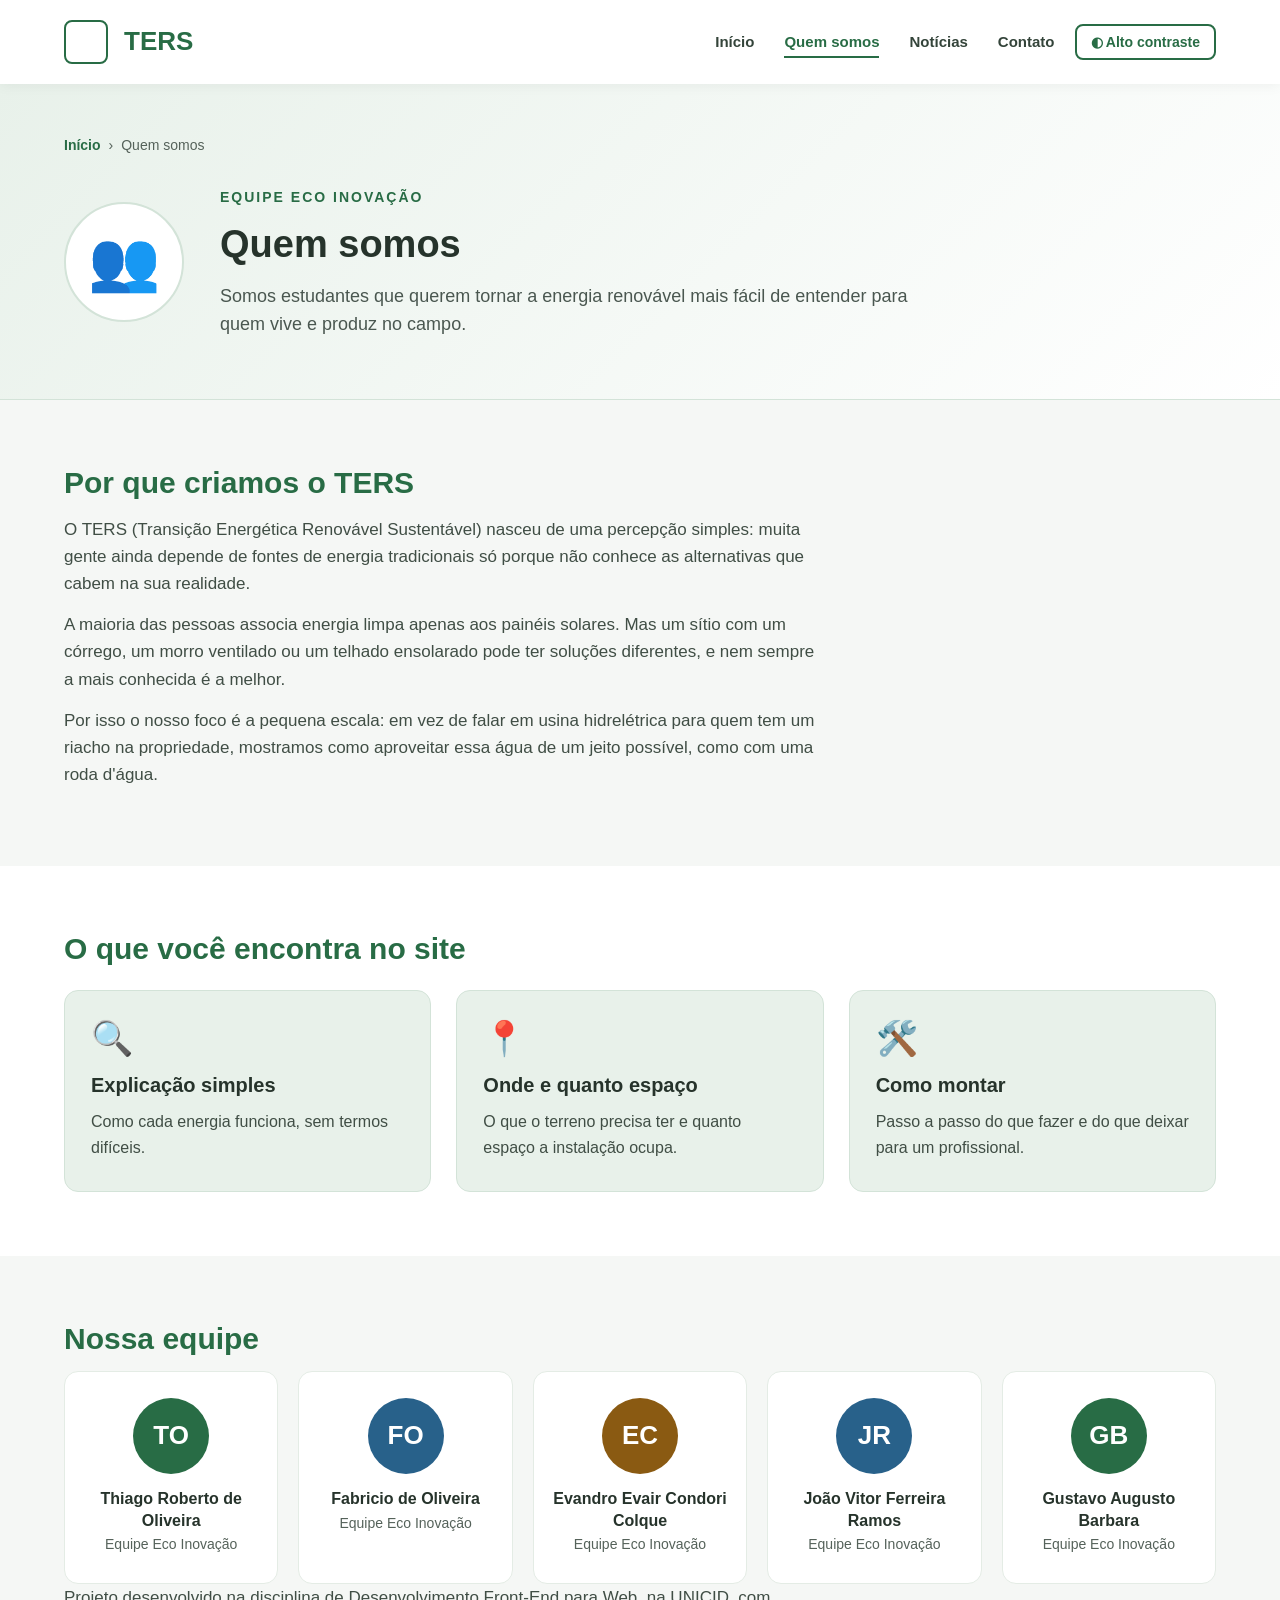
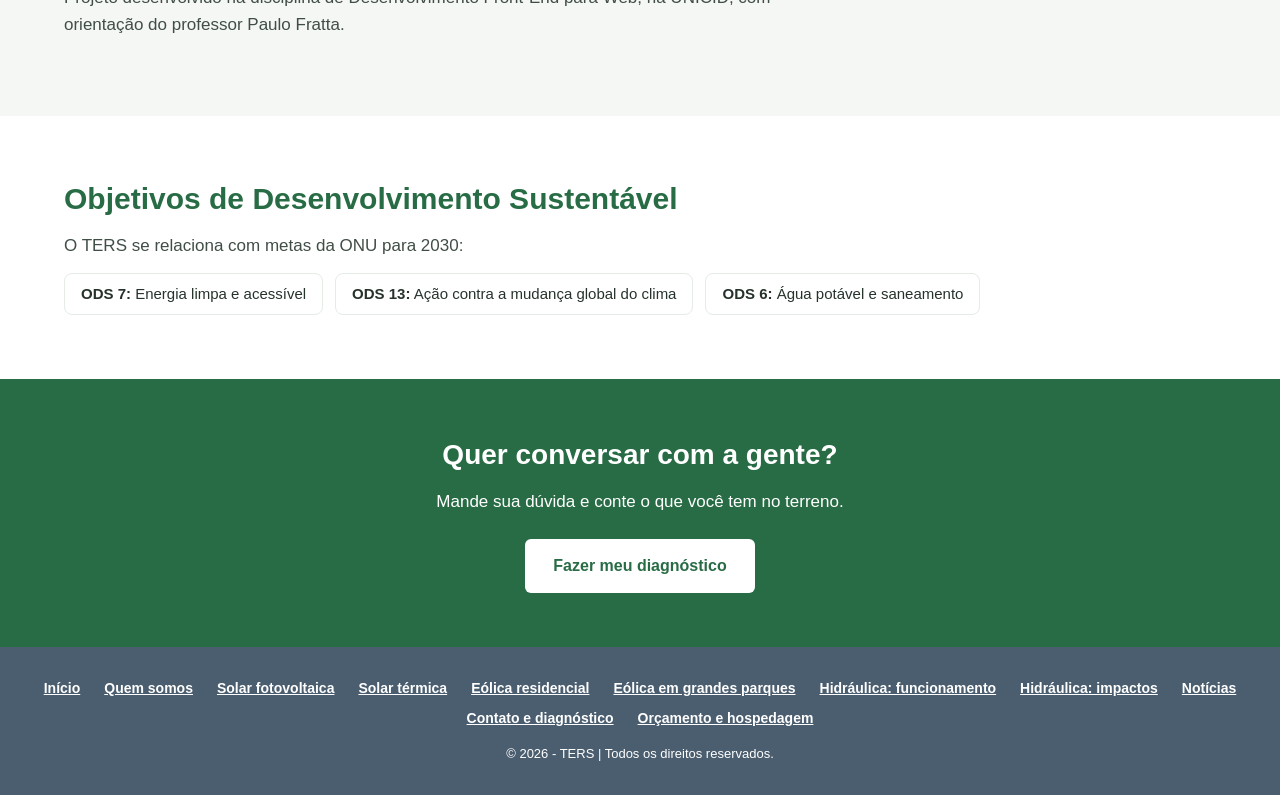
<file: sobre.html>
<!DOCTYPE html>
<html lang="pt-BR">
<head>
    <meta charset="UTF-8">
    <meta name="viewport" content="width=device-width, initial-scale=1.0">
    <meta name="description" content="Conheça a Equipe Eco Inovação e a história do projeto TERS, que explica energia renovável de pequena escala para quem vive no campo.">

    <title>Quem somos | TERS</title>

    <!-- Folha de estilos e JavaScript compartilhados por todas as páginas -->
    <link rel="stylesheet" href="css/style.css">
    <script src="js/main.js" defer></script>
</head>
<body>

    <a class="pular-conteudo" href="#conteudo">Pular para o conteúdo</a>

    <!-- ================= CABEÇALHO ================= -->
    <header>
        <div class="container">

            <!-- Botão hambúrguer + logo -->
            <div class="header-esquerda">
                <button class="botao-menu" id="botao-menu" type="button"
                        aria-label="Abrir menu de energias"
                        aria-controls="menu-lateral"
                        aria-expanded="false">
                    <span></span>
                    <span></span>
                    <span></span>
                </button>

                <a href="index.html" class="logo">TERS</a>
            </div>

            <!-- Menu horizontal (telas grandes) -->
            <nav aria-label="Menu principal">
                <ul>
                    <li><a href="index.html">Início</a></li>
                    <li><a href="sobre.html" aria-current="page">Quem somos</a></li>
                    <li><a href="noticias.html">Notícias</a></li>
                    <li><a href="contato.html">Contato</a></li>
                </ul>
            </nav>

            <!-- Fase 7 (16/11/2026): botão de alto contraste (regra de acessibilidade).
                 O main.js liga/desliga a classe "alto-contraste" no <html> e lembra a escolha. -->
            <button class="botao-contraste" id="botao-contraste" type="button" aria-pressed="false">
                <span aria-hidden="true">◐</span> Alto contraste
            </button>

        </div>
    </header>

    <!-- ================= MENU LATERAL ================= -->
    <!-- Fundo escuro: ao clicar, fecha o menu -->
    <div class="menu-fundo" id="menu-fundo"></div>

    <aside class="menu-lateral" id="menu-lateral" aria-label="Menu de energias">
        <div class="menu-topo">
            <span class="menu-logo">TERS</span>
            <button class="menu-fechar" id="menu-fechar" type="button" aria-label="Fechar menu">✕</button>
        </div>

        <nav aria-label="Páginas de energia">
                <p class="menu-grupo-titulo" id="grupo-solar">ENERGIA SOLAR</p>
                <ul aria-labelledby="grupo-solar">
                    <li><a href="solar-fotovoltaica.html"><span aria-hidden="true">☀️</span> Fotovoltaica</a></li>
                    <li><a href="solar-termica.html"><span aria-hidden="true">🚿</span> Térmica</a></li>
                </ul>
                <p class="menu-grupo-titulo" id="grupo-eolica">ENERGIA EÓLICA</p>
                <ul aria-labelledby="grupo-eolica">
                    <li><a href="eolica-residencial.html"><span aria-hidden="true">🌬️</span> Residencial</a></li>
                    <li><a href="eolica-grandes-parques.html"><span aria-hidden="true">🏞️</span> Grandes parques</a></li>
                </ul>
                <p class="menu-grupo-titulo" id="grupo-hidraulica">ENERGIA HIDRÁULICA</p>
                <ul aria-labelledby="grupo-hidraulica">
                    <li><a href="hidraulica-funcionamento.html"><span aria-hidden="true">💧</span> Funcionamento</a></li>
                    <li><a href="hidraulica-impactos.html"><span aria-hidden="true">🌿</span> Impactos</a></li>
                </ul>
                <p class="menu-grupo-titulo" id="grupo-mais">MAIS</p>
                <ul aria-labelledby="grupo-mais">
                    <li><a href="sobre.html" aria-current="page"><span aria-hidden="true">👥</span> Quem somos</a></li>
                    <li><a href="noticias.html"><span aria-hidden="true">📰</span> Notícias e Eco-Inovação</a></li>
                    <li><a href="contato.html"><span aria-hidden="true">✉️</span> Contato e Diagnóstico</a></li>
                </ul>
        </nav>
    </aside>

    <!-- ================= CONTEÚDO PRINCIPAL ================= -->
    <main id="conteudo" tabindex="-1">
        <section class="pagina-topo">
            <div class="container">
                <nav class="trilha" aria-label="Você está em">
                    <ol>
                    <li><a href="index.html">Início</a></li>
                    <li aria-current="page">Quem somos</li>
                    </ol>
                </nav>

                <div class="pagina-topo-conteudo">
                    <div class="pagina-icone" aria-hidden="true">👥</div>
                    <div>
                        <span class="destaque">EQUIPE ECO INOVAÇÃO</span>
                        <h1>Quem somos</h1>
                        <p>Somos estudantes que querem tornar a energia renovável mais fácil de entender para quem vive e produz no campo.</p>
                    </div>
                </div>
            </div>
        </section>
        <section class="secao">
            <div class="container">
                <h2>Por que criamos o TERS</h2>
                <div class="texto-coluna">
                    <p>O TERS (Transição Energética Renovável Sustentável) nasceu de uma percepção simples: muita gente ainda depende de fontes de energia tradicionais só porque não conhece as alternativas que cabem na sua realidade.</p>
                    <p>A maioria das pessoas associa energia limpa apenas aos painéis solares. Mas um sítio com um córrego, um morro ventilado ou um telhado ensolarado pode ter soluções diferentes, e nem sempre a mais conhecida é a melhor.</p>
                    <p>Por isso o nosso foco é a pequena escala: em vez de falar em usina hidrelétrica para quem tem um riacho na propriedade, mostramos como aproveitar essa água de um jeito possível, como com uma roda d'água.</p>
                </div>
            </div>
        </section>
        <section class="secao secao-branca">
            <div class="container">
                <h2>O que você encontra no site</h2>
                <div class="grade-3">
                    <div class="card">
                        <span class="card-icone" aria-hidden="true">🔍</span>
                        <h3>Explicação simples</h3>
                        <p>Como cada energia funciona, sem termos difíceis.</p>
                    </div>
                    <div class="card">
                        <span class="card-icone" aria-hidden="true">📍</span>
                        <h3>Onde e quanto espaço</h3>
                        <p>O que o terreno precisa ter e quanto espaço a instalação ocupa.</p>
                    </div>
                    <div class="card">
                        <span class="card-icone" aria-hidden="true">🛠️</span>
                        <h3>Como montar</h3>
                        <p>Passo a passo do que fazer e do que deixar para um profissional.</p>
                    </div>
                </div>
            </div>
        </section>
        <section class="secao">
            <div class="container">
                <h2>Nossa equipe</h2>
                <ul class="equipe">
                    <li class="integrante">
                        <div class="avatar" aria-hidden="true">TO</div>
                        <strong>Thiago Roberto de Oliveira</strong>
                        <span>Equipe Eco Inovação</span>
                    </li>
                    <li class="integrante">
                        <div class="avatar" aria-hidden="true">FO</div>
                        <strong>Fabricio de Oliveira</strong>
                        <span>Equipe Eco Inovação</span>
                    </li>
                    <li class="integrante">
                        <div class="avatar" aria-hidden="true">EC</div>
                        <strong>Evandro Evair Condori Colque</strong>
                        <span>Equipe Eco Inovação</span>
                    </li>
                    <li class="integrante">
                        <div class="avatar" aria-hidden="true">JR</div>
                        <strong>João Vitor Ferreira Ramos</strong>
                        <span>Equipe Eco Inovação</span>
                    </li>
                    <li class="integrante">
                        <div class="avatar" aria-hidden="true">GB</div>
                        <strong>Gustavo Augusto Barbara</strong>
                        <span>Equipe Eco Inovação</span>
                    </li>
                </ul>
                <div class="texto-coluna">
                    <p>Projeto desenvolvido na disciplina de Desenvolvimento Front-End para Web, na UNICID, com orientação do professor Paulo Fratta.</p>
                </div>
            </div>
        </section>
        <section class="secao secao-branca">
            <div class="container">
                <h2>Objetivos de Desenvolvimento Sustentável</h2>
                <div class="texto-coluna">
                    <p>O TERS se relaciona com metas da ONU para 2030:</p>
                </div>
                <ul class="ods">
                    <li><strong>ODS 7:</strong> Energia limpa e acessível</li>
                    <li><strong>ODS 13:</strong> Ação contra a mudança global do clima</li>
                    <li><strong>ODS 6:</strong> Água potável e saneamento</li>
                </ul>
            </div>
        </section>
        <section class="chamada">
            <div class="container">
                <h2>Quer conversar com a gente?</h2>
                <p>Mande sua dúvida e conte o que você tem no terreno.</p>
                <a href="contato.html" class="botao">Fazer meu diagnóstico</a>
            </div>
        </section>

    </main>

    <!-- ================= RODAPÉ ================= -->
    <footer>
        <nav aria-label="Mapa do site">
            <ul>
                <li><a href="index.html">Início</a></li>
                <li><a href="sobre.html">Quem somos</a></li>
                <li><a href="solar-fotovoltaica.html">Solar fotovoltaica</a></li>
                <li><a href="solar-termica.html">Solar térmica</a></li>
                <li><a href="eolica-residencial.html">Eólica residencial</a></li>
                <li><a href="eolica-grandes-parques.html">Eólica em grandes parques</a></li>
                <li><a href="hidraulica-funcionamento.html">Hidráulica: funcionamento</a></li>
                <li><a href="hidraulica-impactos.html">Hidráulica: impactos</a></li>
                <li><a href="noticias.html">Notícias</a></li>
                <li><a href="contato.html">Contato e diagnóstico</a></li>
                <li><a href="orcamento_hospedagem.html">Orçamento e hospedagem</a></li>
            </ul>
        </nav>
        <p>&copy; 2026 - TERS | Todos os direitos reservados.</p>
    </footer>

</body>
</html>
</file>
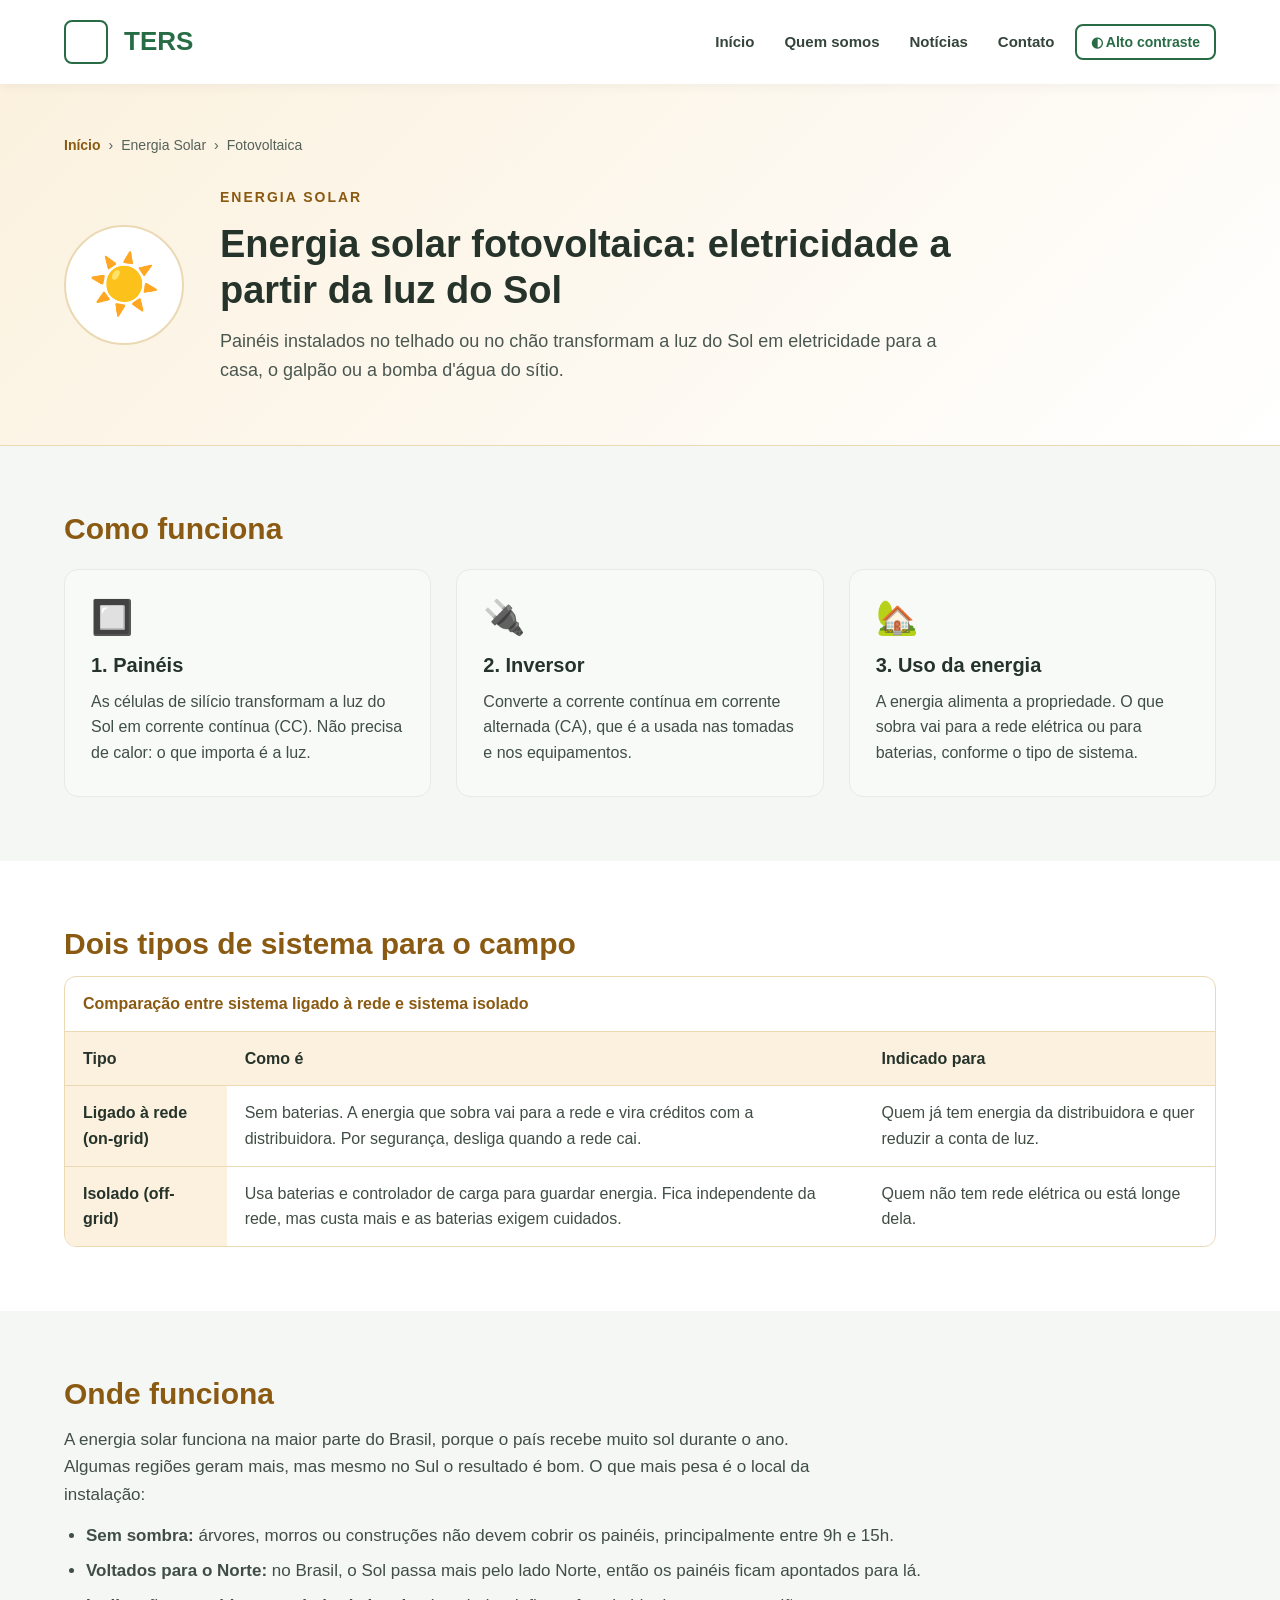
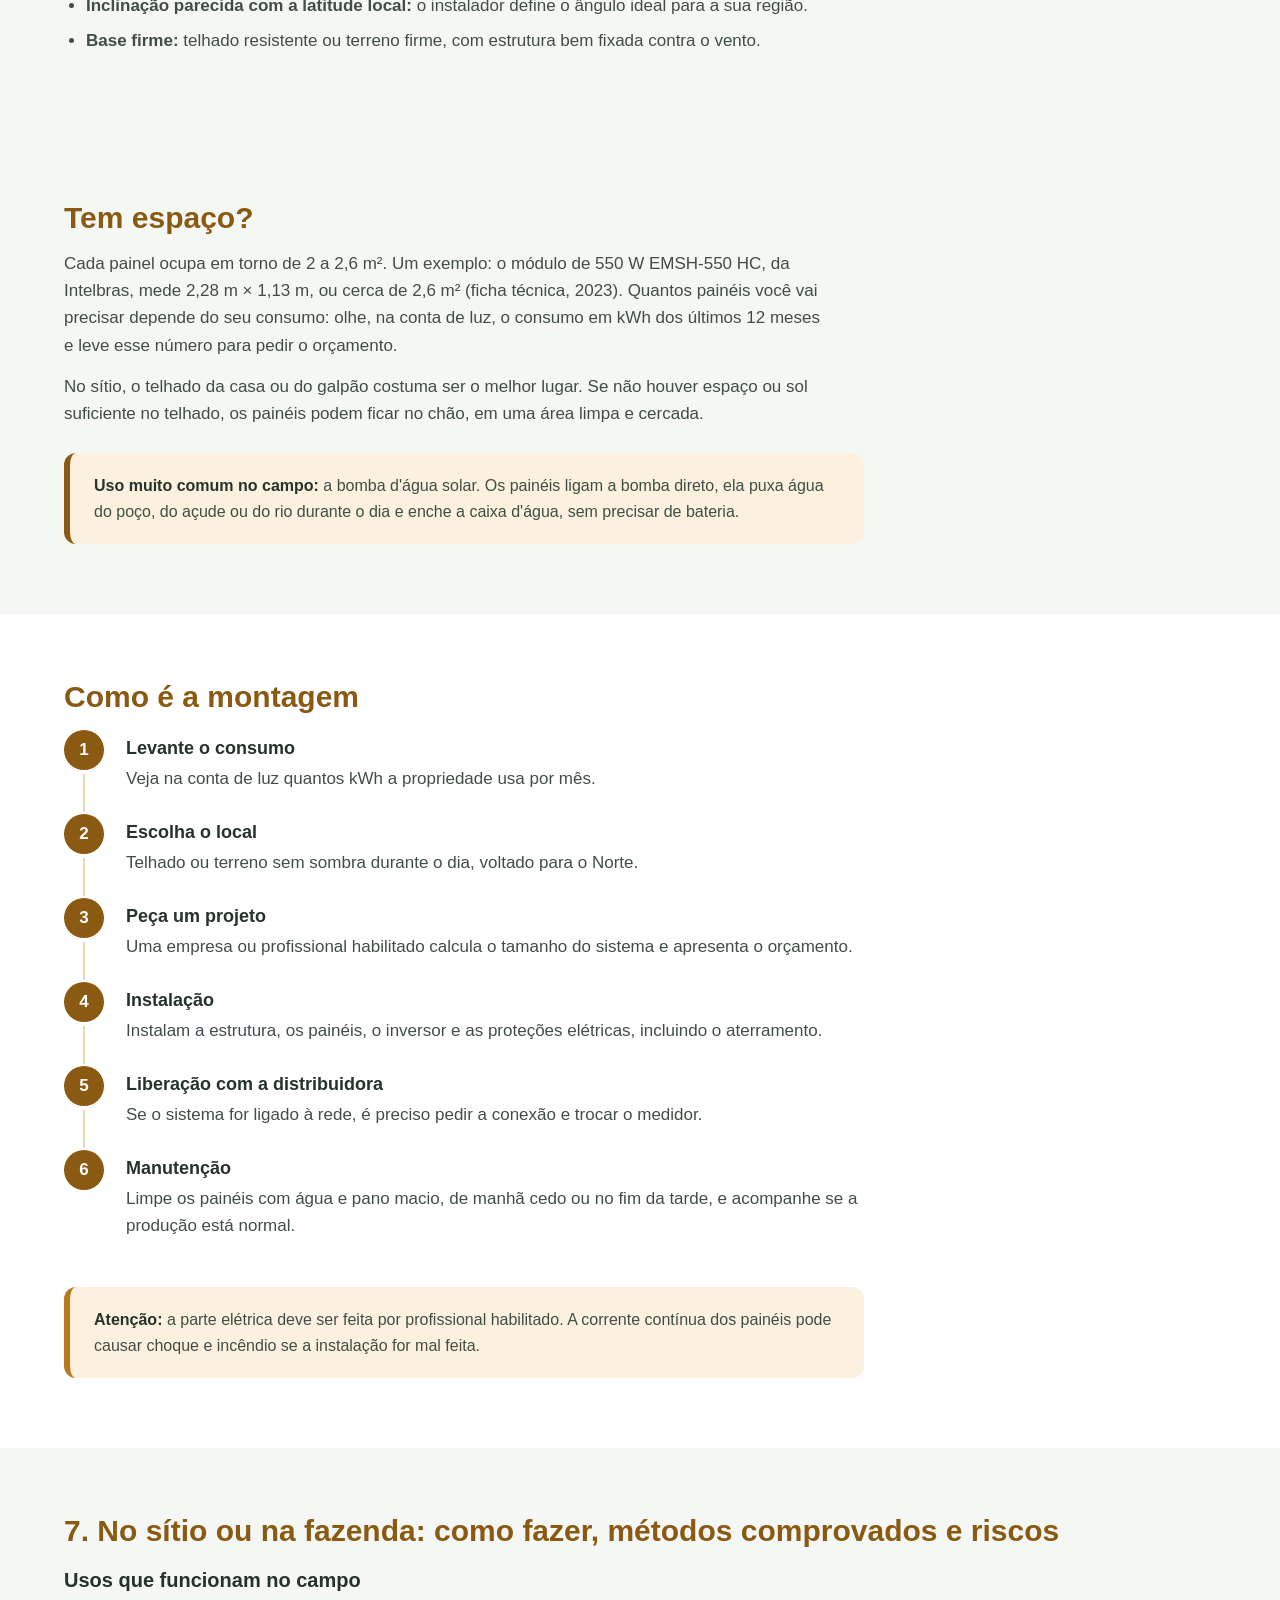
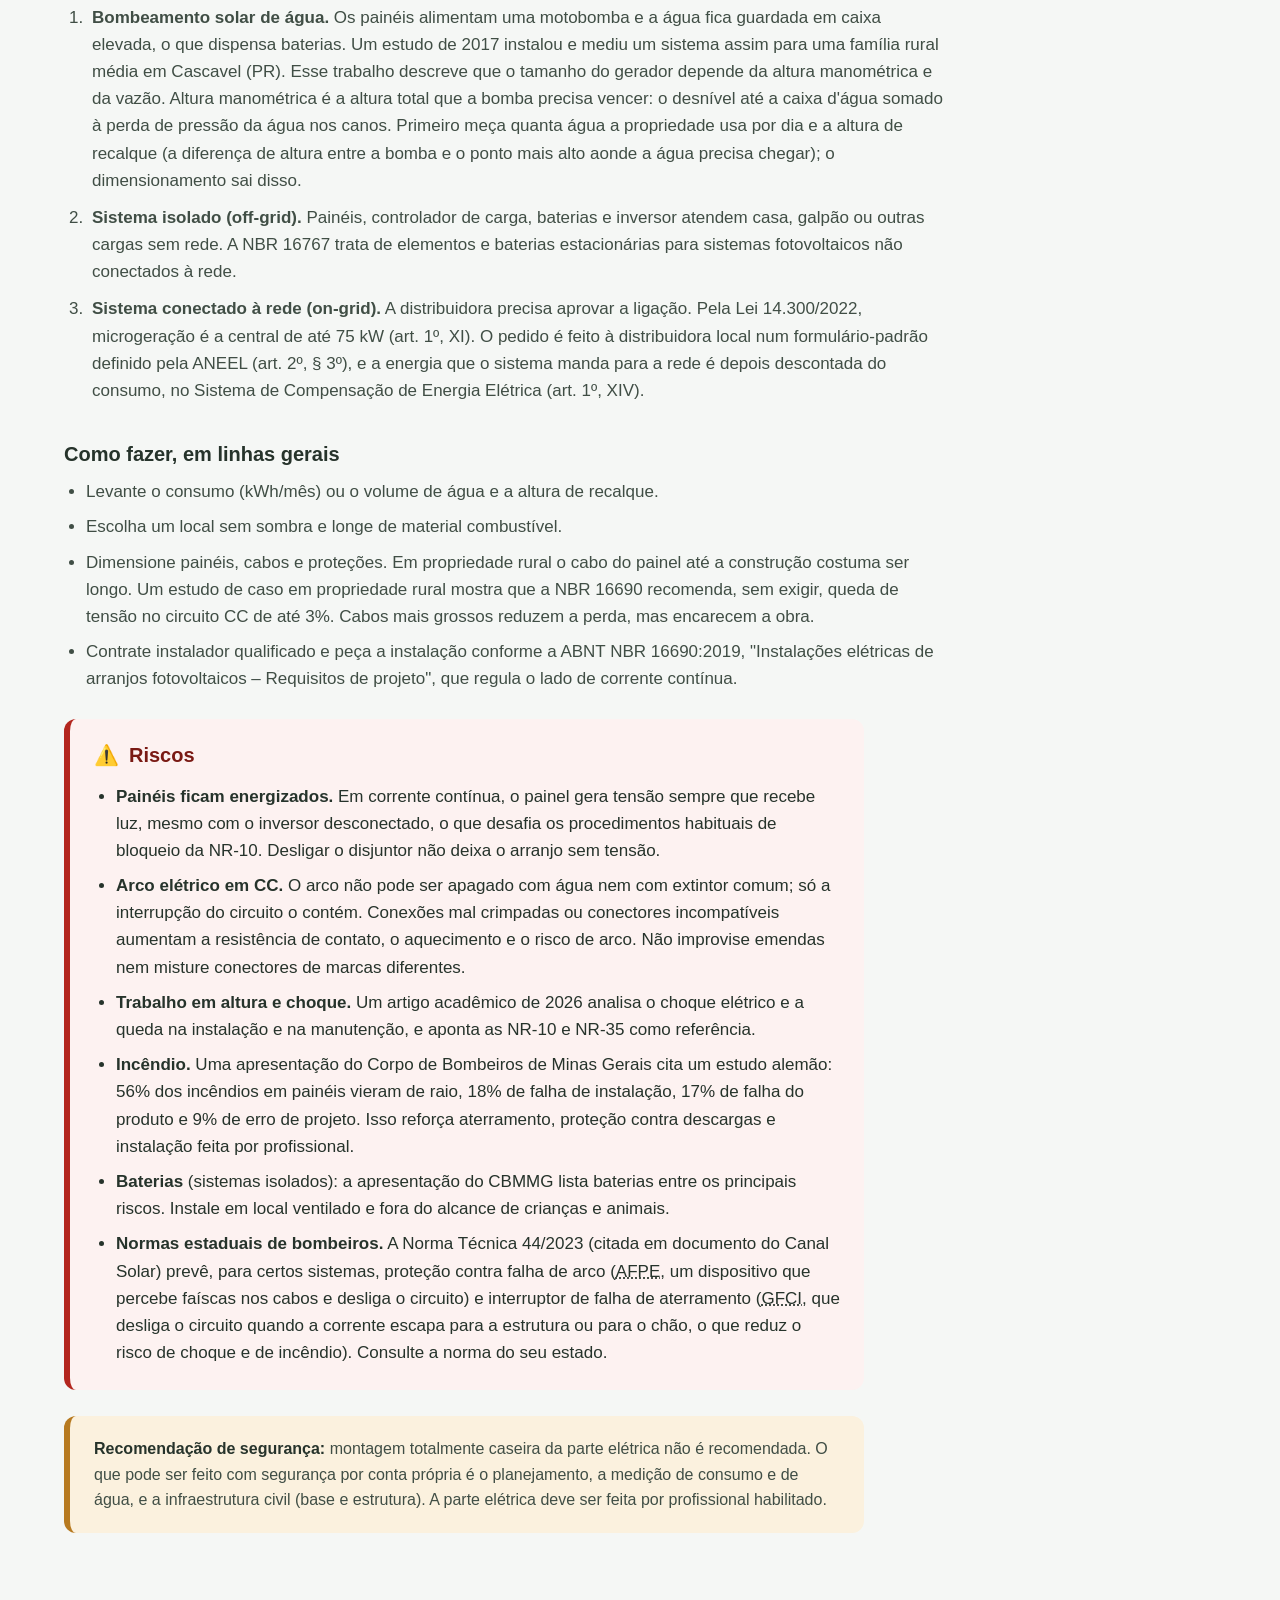
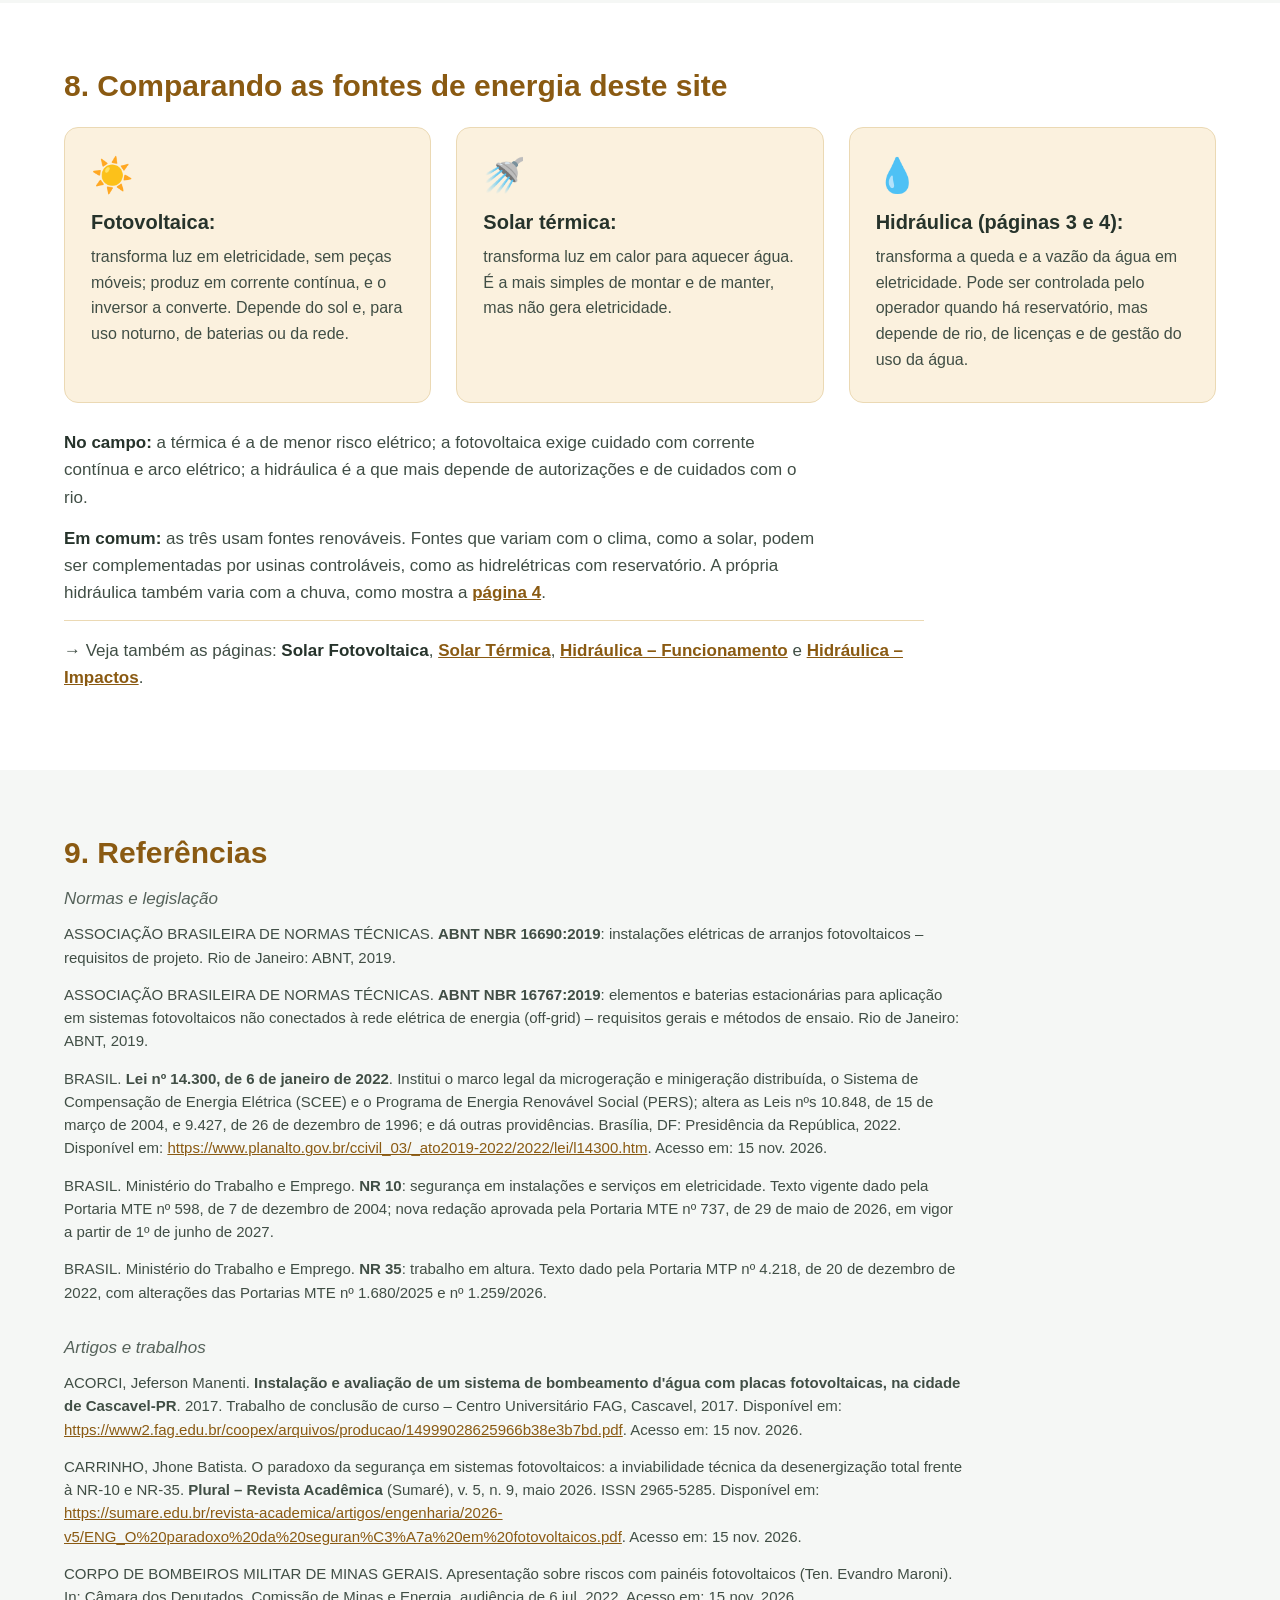
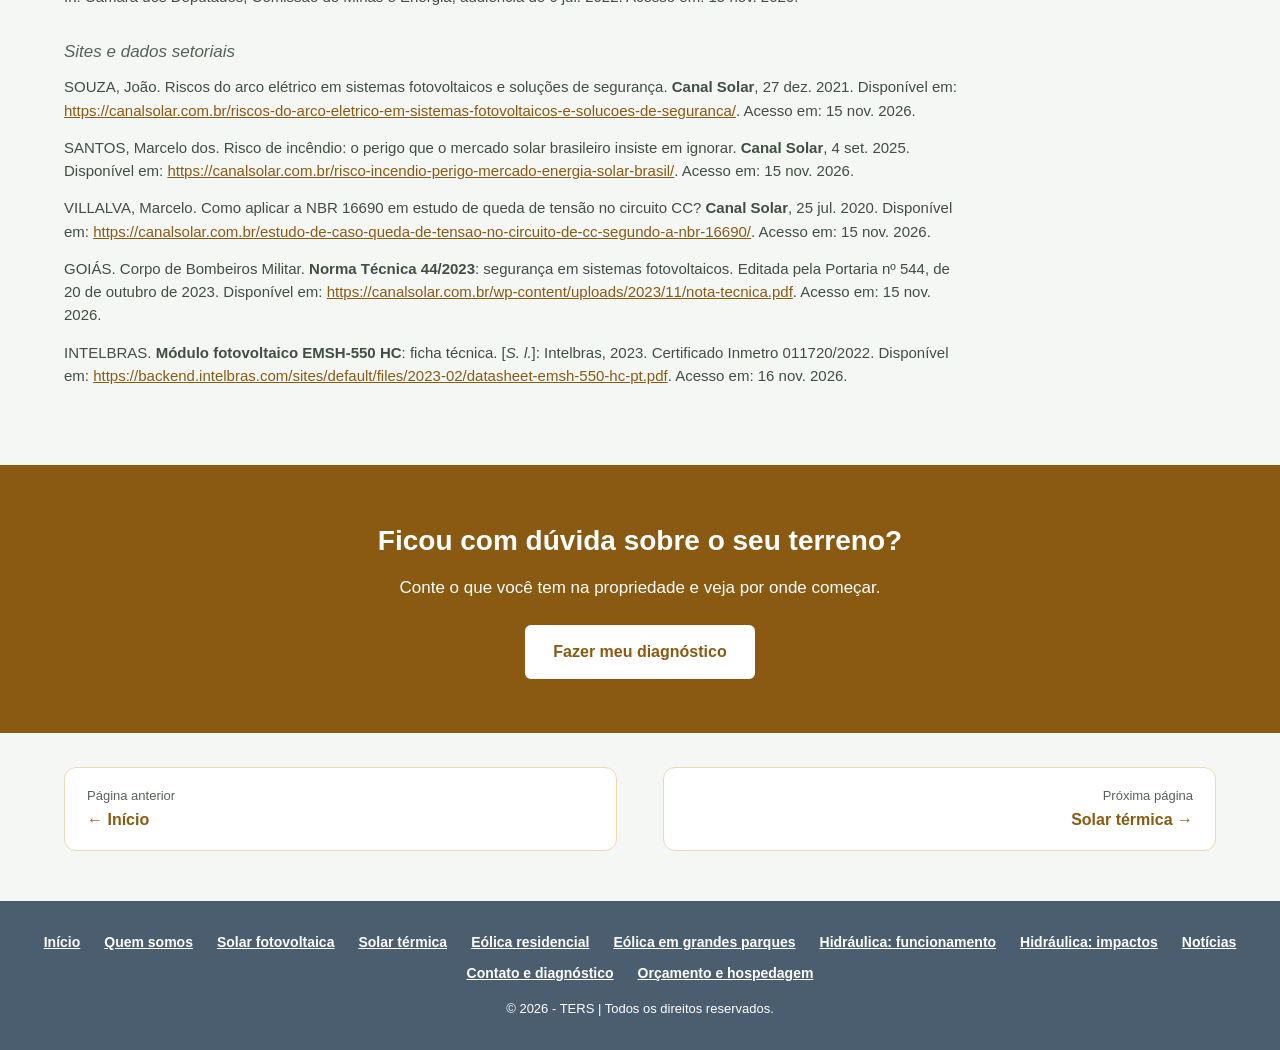
<file: solar-fotovoltaica.html>
<!DOCTYPE html>
<html lang="pt-BR">
<head>
    <meta charset="UTF-8">
    <meta name="viewport" content="width=device-width, initial-scale=1.0">
    <meta name="description" content="Entenda como painéis solares geram eletricidade, onde funcionam, quanto espaço ocupam e como é a montagem em sítios e casas.">

    <title>Energia Solar Fotovoltaica | TERS</title>

    <!-- Folha de estilos e JavaScript compartilhados por todas as páginas -->
    <link rel="stylesheet" href="css/style.css">
    <script src="js/main.js" defer></script>
</head>
<body class="tema-solar">

    <a class="pular-conteudo" href="#conteudo">Pular para o conteúdo</a>

    <!-- ================= CABEÇALHO ================= -->
    <header>
        <div class="container">

            <!-- Botão hambúrguer + logo -->
            <div class="header-esquerda">
                <button class="botao-menu" id="botao-menu" type="button"
                        aria-label="Abrir menu de energias"
                        aria-controls="menu-lateral"
                        aria-expanded="false">
                    <span></span>
                    <span></span>
                    <span></span>
                </button>

                <a href="index.html" class="logo">TERS</a>
            </div>

            <!-- Menu horizontal (telas grandes) -->
            <nav aria-label="Menu principal">
                <ul>
                    <li><a href="index.html">Início</a></li>
                    <li><a href="sobre.html">Quem somos</a></li>
                    <li><a href="noticias.html">Notícias</a></li>
                    <li><a href="contato.html">Contato</a></li>
                </ul>
            </nav>

            <!-- Fase 7 (16/11/2026): botão de alto contraste (regra de acessibilidade).
                 O main.js liga/desliga a classe "alto-contraste" no <html> e lembra a escolha. -->
            <button class="botao-contraste" id="botao-contraste" type="button" aria-pressed="false">
                <span aria-hidden="true">◐</span> Alto contraste
            </button>

        </div>
    </header>

    <!-- ================= MENU LATERAL ================= -->
    <!-- Fundo escuro: ao clicar, fecha o menu -->
    <div class="menu-fundo" id="menu-fundo"></div>

    <aside class="menu-lateral" id="menu-lateral" aria-label="Menu de energias">
        <div class="menu-topo">
            <span class="menu-logo">TERS</span>
            <button class="menu-fechar" id="menu-fechar" type="button" aria-label="Fechar menu">✕</button>
        </div>

        <nav aria-label="Páginas de energia">
                <p class="menu-grupo-titulo" id="grupo-solar">ENERGIA SOLAR</p>
                <ul aria-labelledby="grupo-solar">
                    <li><a href="solar-fotovoltaica.html" aria-current="page"><span aria-hidden="true">☀️</span> Fotovoltaica</a></li>
                    <li><a href="solar-termica.html"><span aria-hidden="true">🚿</span> Térmica</a></li>
                </ul>
                <p class="menu-grupo-titulo" id="grupo-eolica">ENERGIA EÓLICA</p>
                <ul aria-labelledby="grupo-eolica">
                    <li><a href="eolica-residencial.html"><span aria-hidden="true">🌬️</span> Residencial</a></li>
                    <li><a href="eolica-grandes-parques.html"><span aria-hidden="true">🏞️</span> Grandes parques</a></li>
                </ul>
                <p class="menu-grupo-titulo" id="grupo-hidraulica">ENERGIA HIDRÁULICA</p>
                <ul aria-labelledby="grupo-hidraulica">
                    <li><a href="hidraulica-funcionamento.html"><span aria-hidden="true">💧</span> Funcionamento</a></li>
                    <li><a href="hidraulica-impactos.html"><span aria-hidden="true">🌿</span> Impactos</a></li>
                </ul>
                <p class="menu-grupo-titulo" id="grupo-mais">MAIS</p>
                <ul aria-labelledby="grupo-mais">
                    <li><a href="sobre.html"><span aria-hidden="true">👥</span> Quem somos</a></li>
                    <li><a href="noticias.html"><span aria-hidden="true">📰</span> Notícias e Eco-Inovação</a></li>
                    <li><a href="contato.html"><span aria-hidden="true">✉️</span> Contato e Diagnóstico</a></li>
                </ul>
        </nav>
    </aside>

    <!-- ================= CONTEÚDO PRINCIPAL ================= -->
    <main id="conteudo" tabindex="-1">
        <section class="pagina-topo">
            <div class="container">
                <nav class="trilha" aria-label="Você está em">
                    <ol>
                    <li><a href="index.html">Início</a></li>
                    <li>Energia Solar</li>
                    <li aria-current="page">Fotovoltaica</li>
                    </ol>
                </nav>

                <div class="pagina-topo-conteudo">
                    <div class="pagina-icone" aria-hidden="true">☀️</div>
                    <div>
                        <span class="destaque">ENERGIA SOLAR</span>
                        <h1>Energia solar fotovoltaica: eletricidade a partir da luz do Sol</h1>
                        <p>Painéis instalados no telhado ou no chão transformam a luz do Sol em eletricidade para a casa, o galpão ou a bomba d'água do sítio.</p>
                    </div>
                </div>
            </div>
        </section>
        <section class="secao">
            <div class="container">
                <h2>Como funciona</h2>
                <div class="grade-3">
                    <div class="card">
                        <span class="card-icone" aria-hidden="true">🔲</span>
                        <h3>1. Painéis</h3>
                        <p>As células de silício transformam a luz do Sol em corrente contínua (CC). Não precisa de calor: o que importa é a luz.</p>
                    </div>
                    <div class="card">
                        <span class="card-icone" aria-hidden="true">🔌</span>
                        <h3>2. Inversor</h3>
                        <p>Converte a corrente contínua em corrente alternada (CA), que é a usada nas tomadas e nos equipamentos.</p>
                    </div>
                    <div class="card">
                        <span class="card-icone" aria-hidden="true">🏡</span>
                        <h3>3. Uso da energia</h3>
                        <p>A energia alimenta a propriedade. O que sobra vai para a rede elétrica ou para baterias, conforme o tipo de sistema.</p>
                    </div>
                </div>
            </div>
        </section>
        <section class="secao secao-branca">
            <div class="container">
                <h2>Dois tipos de sistema para o campo</h2>
                <div class="tabela-rolagem">
                    <table>
                        <caption>Comparação entre sistema ligado à rede e sistema isolado</caption>
                        <thead><tr><th scope="col">Tipo</th><th scope="col">Como é</th><th scope="col">Indicado para</th></tr></thead>
                        <tbody>
                            <tr><th scope="row">Ligado à rede (on-grid)</th><td>Sem baterias. A energia que sobra vai para a rede e vira créditos com a distribuidora. Por segurança, desliga quando a rede cai.</td><td>Quem já tem energia da distribuidora e quer reduzir a conta de luz.</td></tr>
                            <tr><th scope="row">Isolado (off-grid)</th><td>Usa baterias e controlador de carga para guardar energia. Fica independente da rede, mas custa mais e as baterias exigem cuidados.</td><td>Quem não tem rede elétrica ou está longe dela.</td></tr>
                        </tbody>
                    </table>
                </div>
            </div>
        </section>
        <section class="secao">
            <div class="container">
                <h2>Onde funciona</h2>
                <div class="texto-coluna">
                    <p>A energia solar funciona na maior parte do Brasil, porque o país recebe muito sol durante o ano. Algumas regiões geram mais, mas mesmo no Sul o resultado é bom. O que mais pesa é o local da instalação:</p>
                </div>                <ul class="lista">
                    <li><strong>Sem sombra:</strong> árvores, morros ou construções não devem cobrir os painéis, principalmente entre 9h e 15h.</li>
                    <li><strong>Voltados para o Norte:</strong> no Brasil, o Sol passa mais pelo lado Norte, então os painéis ficam apontados para lá.</li>
                    <li><strong>Inclinação parecida com a latitude local:</strong> o instalador define o ângulo ideal para a sua região.</li>
                    <li><strong>Base firme:</strong> telhado resistente ou terreno firme, com estrutura bem fixada contra o vento.</li>
                </ul>
            </div>
        </section>
        <section class="secao">
            <div class="container">
                <h2>Tem espaço?</h2>
                <div class="texto-coluna">
                    <!-- Exemplo com fonte e ano para a área do painel.
                         Ficha técnica Intelbras EMSH-550 HC: 1134 x 2278 mm (cerca de 2,58 m²). -->
                    <p>Cada painel ocupa em torno de 2 a 2,6 m². Um exemplo: o módulo de 550 W EMSH-550 HC, da Intelbras, mede 2,28 m × 1,13 m, ou cerca de 2,6 m² (ficha técnica, 2023). Quantos painéis você vai precisar depende do seu consumo: olhe, na conta de luz, o consumo em kWh dos últimos 12 meses e leve esse número para pedir o orçamento.</p>
                    <p>No sítio, o telhado da casa ou do galpão costuma ser o melhor lugar. Se não houver espaço ou sol suficiente no telhado, os painéis podem ficar no chão, em uma área limpa e cercada.</p>
                </div>                <div class="caixa"><p><strong>Uso muito comum no campo:</strong> a bomba d'água solar. Os painéis ligam a bomba direto, ela puxa água do poço, do açude ou do rio durante o dia e enche a caixa d'água, sem precisar de bateria.</p></div>
            </div>
        </section>
        <section class="secao secao-branca">
            <div class="container">
                <h2>Como é a montagem</h2>
                <ol class="passos">
                    <li><strong>Levante o consumo</strong>Veja na conta de luz quantos kWh a propriedade usa por mês.</li>
                    <li><strong>Escolha o local</strong>Telhado ou terreno sem sombra durante o dia, voltado para o Norte.</li>
                    <li><strong>Peça um projeto</strong>Uma empresa ou profissional habilitado calcula o tamanho do sistema e apresenta o orçamento.</li>
                    <li><strong>Instalação</strong>Instalam a estrutura, os painéis, o inversor e as proteções elétricas, incluindo o aterramento.</li>
                    <li><strong>Liberação com a distribuidora</strong>Se o sistema for ligado à rede, é preciso pedir a conexão e trocar o medidor.</li>
                    <li><strong>Manutenção</strong>Limpe os painéis com água e pano macio, de manhã cedo ou no fim da tarde, e acompanhe se a produção está normal.</li>
                </ol>
                <div class="caixa caixa-atencao"><p><strong>Atenção:</strong> a parte elétrica deve ser feita por profissional habilitado. A corrente contínua dos painéis pode causar choque e incêndio se a instalação for mal feita.</p></div>
            </div>
        </section>

        <!-- ===== 7. NO SÍTIO OU NA FAZENDA =====
             - .caixa .caixa-risco: avisos de risco sempre visíveis (sem acordeão). -->

        <section class="secao" id="no-sitio">
            <div class="container">
                <h2>7. No sítio ou na fazenda: como fazer, métodos comprovados e riscos</h2>

                <h3>Usos que funcionam no campo</h3>
                <ol class="lista">
                    <!-- "Altura manométrica" e "altura de recalque" são explicadas no texto,
                         porque a regra de conteúdo pede explicar termos técnicos para leigos. -->
                    <li><strong>Bombeamento solar de água.</strong> Os painéis alimentam uma motobomba e a água fica guardada em caixa elevada, o que dispensa baterias. Um estudo de 2017 instalou e mediu um sistema assim para uma família rural média em Cascavel (PR). Esse trabalho descreve que o tamanho do gerador depende da altura manométrica e da vazão. Altura manométrica é a altura total que a bomba precisa vencer: o desnível até a caixa d'água somado à perda de pressão da água nos canos. Primeiro meça quanta água a propriedade usa por dia e a altura de recalque (a diferença de altura entre a bomba e o ponto mais alto aonde a água precisa chegar); o dimensionamento sai disso.</li>
                    <li><strong>Sistema isolado (off-grid).</strong> Painéis, controlador de carga, baterias e inversor atendem casa, galpão ou outras cargas sem rede. A NBR 16767 trata de elementos e baterias estacionárias para sistemas fotovoltaicos não conectados à rede.</li>
                    <li><strong>Sistema conectado à rede (on-grid).</strong> A distribuidora precisa aprovar a ligação. Pela Lei 14.300/2022, microgeração é a central de até 75 kW (art. 1º, XI). O pedido é feito à distribuidora local num formulário-padrão definido pela ANEEL (art. 2º, § 3º), e a energia que o sistema manda para a rede é depois descontada do consumo, no Sistema de Compensação de Energia Elétrica (art. 1º, XIV).</li>
                </ol>

                <h3>Como fazer, em linhas gerais</h3> <!-- O espaço acima vem de ".secao .lista + h3" no CSS -->
                <ul class="lista">
                    <li>Levante o consumo (kWh/mês) ou o volume de água e a altura de recalque.</li>
                    <li>Escolha um local sem sombra e longe de material combustível.</li>
                    <li>Dimensione painéis, cabos e proteções. Em propriedade rural o cabo do painel até a construção costuma ser longo. Um estudo de caso em propriedade rural mostra que a NBR 16690 recomenda, sem exigir, queda de tensão no circuito CC de até 3%. Cabos mais grossos reduzem a perda, mas encarecem a obra.</li>
                    <li>Contrate instalador qualificado e peça a instalação conforme a ABNT NBR 16690:2019, "Instalações elétricas de arranjos fotovoltaicos – Requisitos de projeto", que regula o lado de corrente contínua.</li>
                </ul>

                <div class="caixa caixa-risco"> <!-- Base .caixa (como .caixa-atencao) + cor vermelha de risco -->
                    <h3><span aria-hidden="true">⚠️</span> Riscos</h3>
                    <ul class="lista">
                        <li><strong>Painéis ficam energizados.</strong> Em corrente contínua, o painel gera tensão sempre que recebe luz, mesmo com o inversor desconectado, o que desafia os procedimentos habituais de bloqueio da NR-10. Desligar o disjuntor não deixa o arranjo sem tensão.</li>
                        <li><strong>Arco elétrico em CC.</strong> O arco não pode ser apagado com água nem com extintor comum; só a interrupção do circuito o contém. Conexões mal crimpadas ou conectores incompatíveis aumentam a resistência de contato, o aquecimento e o risco de arco. Não improvise emendas nem misture conectores de marcas diferentes.</li>
                        <li><strong>Trabalho em altura e choque.</strong> Um artigo acadêmico de 2026 analisa o choque elétrico e a queda na instalação e na manutenção, e aponta as NR-10 e NR-35 como referência.</li>
                        <li><strong>Incêndio.</strong> Uma apresentação do Corpo de Bombeiros de Minas Gerais cita um estudo alemão: 56% dos incêndios em painéis vieram de raio, 18% de falha de instalação, 17% de falha do produto e 9% de erro de projeto. Isso reforça aterramento, proteção contra descargas e instalação feita por profissional.</li>
                        <li><strong>Baterias</strong> (sistemas isolados): a apresentação do CBMMG lista baterias entre os principais riscos. Instale em local ventilado e fora do alcance de crianças e animais.</li>
                        <!-- Siglas AFPE e GFCI explicadas no texto.
                             <abbr title> mostra o nome ao passar o mouse; como isso não aparece
                             no celular nem pelo teclado, a explicação também fica escrita. -->
                        <li><strong>Normas estaduais de bombeiros.</strong> A Norma Técnica 44/2023 (citada em documento do Canal Solar) prevê, para certos sistemas, proteção contra falha de arco (<abbr title="proteção contra falha de arco">AFPE</abbr>, um dispositivo que percebe faíscas nos cabos e desliga o circuito) e interruptor de falha de aterramento (<abbr title="interruptor de falha de aterramento">GFCI</abbr>, que desliga o circuito quando a corrente escapa para a estrutura ou para o chão, o que reduz o risco de choque e de incêndio). Consulte a norma do seu estado.</li>
                    </ul>
                </div>

                <div class="caixa caixa-atencao"><p><strong>Recomendação de segurança:</strong> montagem totalmente caseira da parte elétrica não é recomendada. O que pode ser feito com segurança por conta própria é o planejamento, a medição de consumo e de água, e a infraestrutura civil (base e estrutura). A parte elétrica deve ser feita por profissional habilitado.</p></div>
            </div>
        </section>

        <!-- ===== 8. COMPARANDO AS FONTES (substitui a anterior; texto igual nas 4 páginas) =====
             Os cartões usam .card-comparacao: o rótulo em negrito faz papel de título.
             No "Veja também", o link da página atual leva aria-current="page". -->
        <section class="secao secao-branca" id="comparacao">
            <div class="container">
                <h2>8. Comparando as fontes de energia deste site</h2>
                <div class="grade-3">
                    <div class="card card-comparacao">
                        <span class="card-icone" aria-hidden="true">☀️</span>
                        <p><strong>Fotovoltaica:</strong> transforma luz em eletricidade, sem peças móveis; produz em corrente contínua, e o inversor a converte. Depende do sol e, para uso noturno, de baterias ou da rede.</p>
                    </div>
                    <div class="card card-comparacao">
                        <span class="card-icone" aria-hidden="true">🚿</span>
                        <p><strong>Solar térmica:</strong> transforma luz em calor para aquecer água. É a mais simples de montar e de manter, mas não gera eletricidade.</p>
                    </div>
                    <div class="card card-comparacao">
                        <span class="card-icone" aria-hidden="true">💧</span>
                        <p><strong>Hidráulica (páginas 3 e 4):</strong> transforma a queda e a vazão da água em eletricidade. Pode ser controlada pelo operador quando há reservatório, mas depende de rio, de licenças e de gestão do uso da água.</p>
                    </div>
                </div>
                <div class="texto-coluna">
                    <p><strong>No campo:</strong> a térmica é a de menor risco elétrico; a fotovoltaica exige cuidado com corrente contínua e arco elétrico; a hidráulica é a que mais depende de autorizações e de cuidados com o rio.</p>
                    <p><strong>Em comum:</strong> as três usam fontes renováveis. Fontes que variam com o clima, como a solar, podem ser complementadas por usinas controláveis, como as hidrelétricas com reservatório. A própria hidráulica também varia com a chuva, como mostra a <a href="hidraulica-impactos.html">página 4</a>.</p>
                </div>
                <p class="ver-tambem">→ Veja também as páginas: <a href="solar-fotovoltaica.html" aria-current="page">Solar Fotovoltaica</a>, <a href="solar-termica.html">Solar Térmica</a>, <a href="hidraulica-funcionamento.html">Hidráulica – Funcionamento</a> e <a href="hidraulica-impactos.html">Hidráulica – Impactos</a>.</p>
            </div>
        </section>

        <!-- ===== 9. REFERÊNCIAS (formato ABNT) =====
             Cada fonte foi conferida no documento original. NR 10 e NR 35
             aparecem em dois itens, com a versão vigente de cada uma. -->
        <section class="secao" id="referencias">
            <div class="container">
                <h2>9. Referências</h2>
                <div class="referencias">
                    <h3>Normas e legislação</h3>
                    <ul class="lista-referencias">
                        <li>ASSOCIAÇÃO BRASILEIRA DE NORMAS TÉCNICAS. <strong>ABNT NBR 16690:2019</strong>: instalações elétricas de arranjos fotovoltaicos – requisitos de projeto. Rio de Janeiro: ABNT, 2019.</li>
                        <li>ASSOCIAÇÃO BRASILEIRA DE NORMAS TÉCNICAS. <strong>ABNT NBR 16767:2019</strong>: elementos e baterias estacionárias para aplicação em sistemas fotovoltaicos não conectados à rede elétrica de energia (off-grid) – requisitos gerais e métodos de ensaio. Rio de Janeiro: ABNT, 2019.</li>
                        <li>BRASIL. <strong>Lei nº 14.300, de 6 de janeiro de 2022</strong>. Institui o marco legal da microgeração e minigeração distribuída, o Sistema de Compensação de Energia Elétrica (SCEE) e o Programa de Energia Renovável Social (PERS); altera as Leis nºs 10.848, de 15 de março de 2004, e 9.427, de 26 de dezembro de 1996; e dá outras providências. Brasília, DF: Presidência da República, 2022. Disponível em: <a href="https://www.planalto.gov.br/ccivil_03/_ato2019-2022/2022/lei/l14300.htm">https://www.planalto.gov.br/ccivil_03/_ato2019-2022/2022/lei/l14300.htm</a>. Acesso em: 15 nov. 2026.</li>
                        <li>BRASIL. Ministério do Trabalho e Emprego. <strong>NR 10</strong>: segurança em instalações e serviços em eletricidade. Texto vigente dado pela Portaria MTE nº 598, de 7 de dezembro de 2004; nova redação aprovada pela Portaria MTE nº 737, de 29 de maio de 2026, em vigor a partir de 1º de junho de 2027.</li>
                        <li>BRASIL. Ministério do Trabalho e Emprego. <strong>NR 35</strong>: trabalho em altura. Texto dado pela Portaria MTP nº 4.218, de 20 de dezembro de 2022, com alterações das Portarias MTE nº 1.680/2025 e nº 1.259/2026.</li>
                    </ul>

                    <h3>Artigos e trabalhos</h3>
                    <ul class="lista-referencias">
                        <li>ACORCI, Jeferson Manenti. <strong>Instalação e avaliação de um sistema de bombeamento d'água com placas fotovoltaicas, na cidade de Cascavel-PR</strong>. 2017. Trabalho de conclusão de curso – Centro Universitário FAG, Cascavel, 2017. Disponível em: <a href="https://www2.fag.edu.br/coopex/arquivos/producao/14999028625966b38e3b7bd.pdf">https://www2.fag.edu.br/coopex/arquivos/producao/14999028625966b38e3b7bd.pdf</a>. Acesso em: 15 nov. 2026.</li>
                        <li>CARRINHO, Jhone Batista. O paradoxo da segurança em sistemas fotovoltaicos: a inviabilidade técnica da desenergização total frente à NR-10 e NR-35. <strong>Plural – Revista Acadêmica</strong> (Sumaré), v. 5, n. 9, maio 2026. ISSN 2965-5285. Disponível em: <a href="https://sumare.edu.br/revista-academica/artigos/engenharia/2026-v5/ENG_O%20paradoxo%20da%20seguran%C3%A7a%20em%20fotovoltaicos.pdf">https://sumare.edu.br/revista-academica/artigos/engenharia/2026-v5/ENG_O%20paradoxo%20da%20seguran%C3%A7a%20em%20fotovoltaicos.pdf</a>. Acesso em: 15 nov. 2026.</li>
                        <li>CORPO DE BOMBEIROS MILITAR DE MINAS GERAIS. Apresentação sobre riscos com painéis fotovoltaicos (Ten. Evandro Maroni). In: Câmara dos Deputados, Comissão de Minas e Energia, audiência de 6 jul. 2022. Acesso em: 15 nov. 2026.</li>
                    </ul>

                    <h3>Sites e dados setoriais</h3>
                    <ul class="lista-referencias">
                        <li>SOUZA, João. Riscos do arco elétrico em sistemas fotovoltaicos e soluções de segurança. <strong>Canal Solar</strong>, 27 dez. 2021. Disponível em: <a href="https://canalsolar.com.br/riscos-do-arco-eletrico-em-sistemas-fotovoltaicos-e-solucoes-de-seguranca/">https://canalsolar.com.br/riscos-do-arco-eletrico-em-sistemas-fotovoltaicos-e-solucoes-de-seguranca/</a>. Acesso em: 15 nov. 2026.</li>
                        <li>SANTOS, Marcelo dos. Risco de incêndio: o perigo que o mercado solar brasileiro insiste em ignorar. <strong>Canal Solar</strong>, 4 set. 2025. Disponível em: <a href="https://canalsolar.com.br/risco-incendio-perigo-mercado-energia-solar-brasil/">https://canalsolar.com.br/risco-incendio-perigo-mercado-energia-solar-brasil/</a>. Acesso em: 15 nov. 2026.</li>
                        <li>VILLALVA, Marcelo. Como aplicar a NBR 16690 em estudo de queda de tensão no circuito CC? <strong>Canal Solar</strong>, 25 jul. 2020. Disponível em: <a href="https://canalsolar.com.br/estudo-de-caso-queda-de-tensao-no-circuito-de-cc-segundo-a-nbr-16690/">https://canalsolar.com.br/estudo-de-caso-queda-de-tensao-no-circuito-de-cc-segundo-a-nbr-16690/</a>. Acesso em: 15 nov. 2026.</li>
                        <li>GOIÁS. Corpo de Bombeiros Militar. <strong>Norma Técnica 44/2023</strong>: segurança em sistemas fotovoltaicos. Editada pela Portaria nº 544, de 20 de outubro de 2023. Disponível em: <a href="https://canalsolar.com.br/wp-content/uploads/2023/11/nota-tecnica.pdf">https://canalsolar.com.br/wp-content/uploads/2023/11/nota-tecnica.pdf</a>. Acesso em: 15 nov. 2026.</li>
                        <!-- Fonte da área do painel (seção "Tem espaço?"). -->
                        <li>INTELBRAS. <strong>Módulo fotovoltaico EMSH-550 HC</strong>: ficha técnica. [<em>S. l.</em>]: Intelbras, 2023. Certificado Inmetro 011720/2022. Disponível em: <a href="https://backend.intelbras.com/sites/default/files/2023-02/datasheet-emsh-550-hc-pt.pdf">https://backend.intelbras.com/sites/default/files/2023-02/datasheet-emsh-550-hc-pt.pdf</a>. Acesso em: 16 nov. 2026.</li>
                    </ul>
                </div>
            </div>
        </section>

        <section class="chamada">
            <div class="container">
                <h2>Ficou com dúvida sobre o seu terreno?</h2>
                <p>Conte o que você tem na propriedade e veja por onde começar.</p>
                <a href="contato.html" class="botao">Fazer meu diagnóstico</a>
            </div>
        </section>
        <div class="container">
            <nav class="nav-paginas" aria-label="Navegação entre páginas">
            <a href="index.html" class="anterior"><small>Página anterior</small>← Início</a>
            <a href="solar-termica.html" class="proxima"><small>Próxima página</small>Solar térmica →</a>
            </nav>
        </div>

    </main>

    <!-- ================= RODAPÉ ================= -->
    <footer>
        <nav aria-label="Mapa do site">
            <ul>
                <li><a href="index.html">Início</a></li>
                <li><a href="sobre.html">Quem somos</a></li>
                <li><a href="solar-fotovoltaica.html">Solar fotovoltaica</a></li>
                <li><a href="solar-termica.html">Solar térmica</a></li>
                <li><a href="eolica-residencial.html">Eólica residencial</a></li>
                <li><a href="eolica-grandes-parques.html">Eólica em grandes parques</a></li>
                <li><a href="hidraulica-funcionamento.html">Hidráulica: funcionamento</a></li>
                <li><a href="hidraulica-impactos.html">Hidráulica: impactos</a></li>
                <li><a href="noticias.html">Notícias</a></li>
                <li><a href="contato.html">Contato e diagnóstico</a></li>
                <li><a href="orcamento_hospedagem.html">Orçamento e hospedagem</a></li>
            </ul>
        </nav>
        <p>&copy; 2026 - TERS | Todos os direitos reservados.</p>
    </footer>

</body>
</html>
</file>
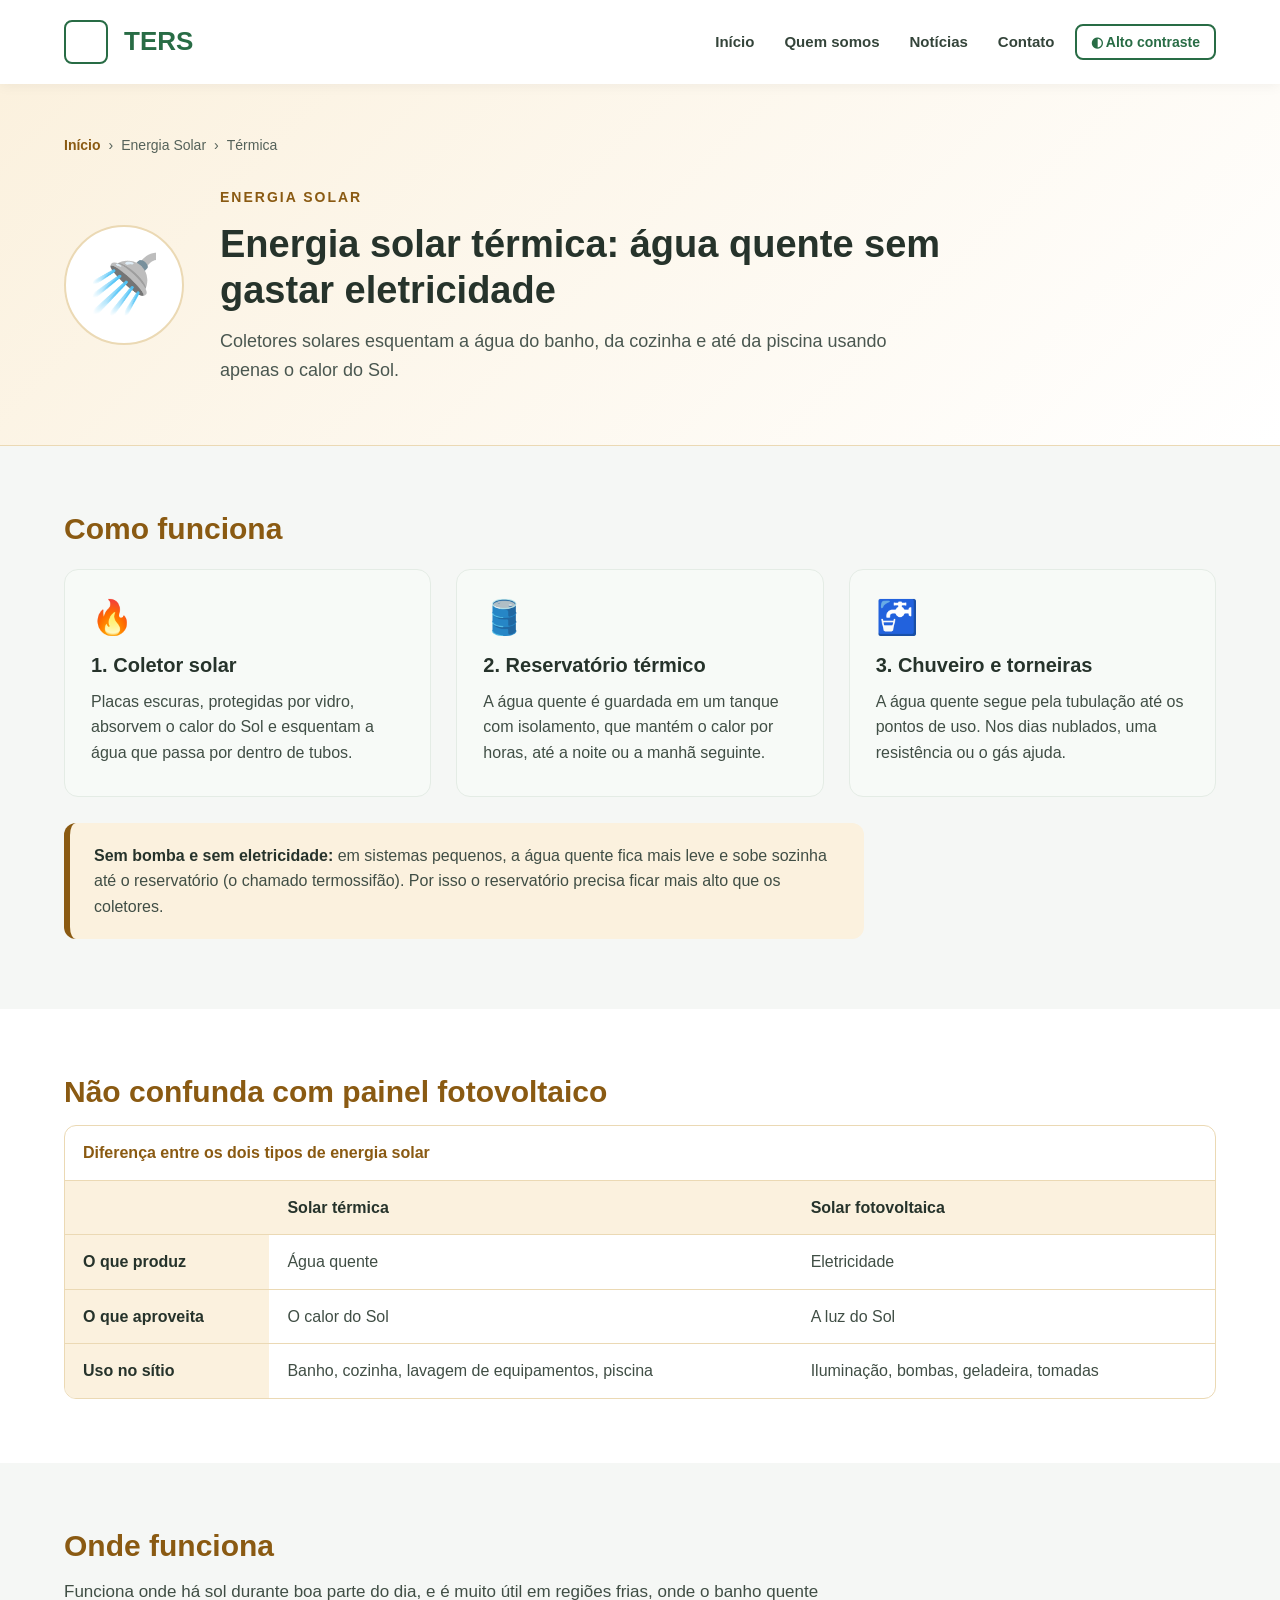
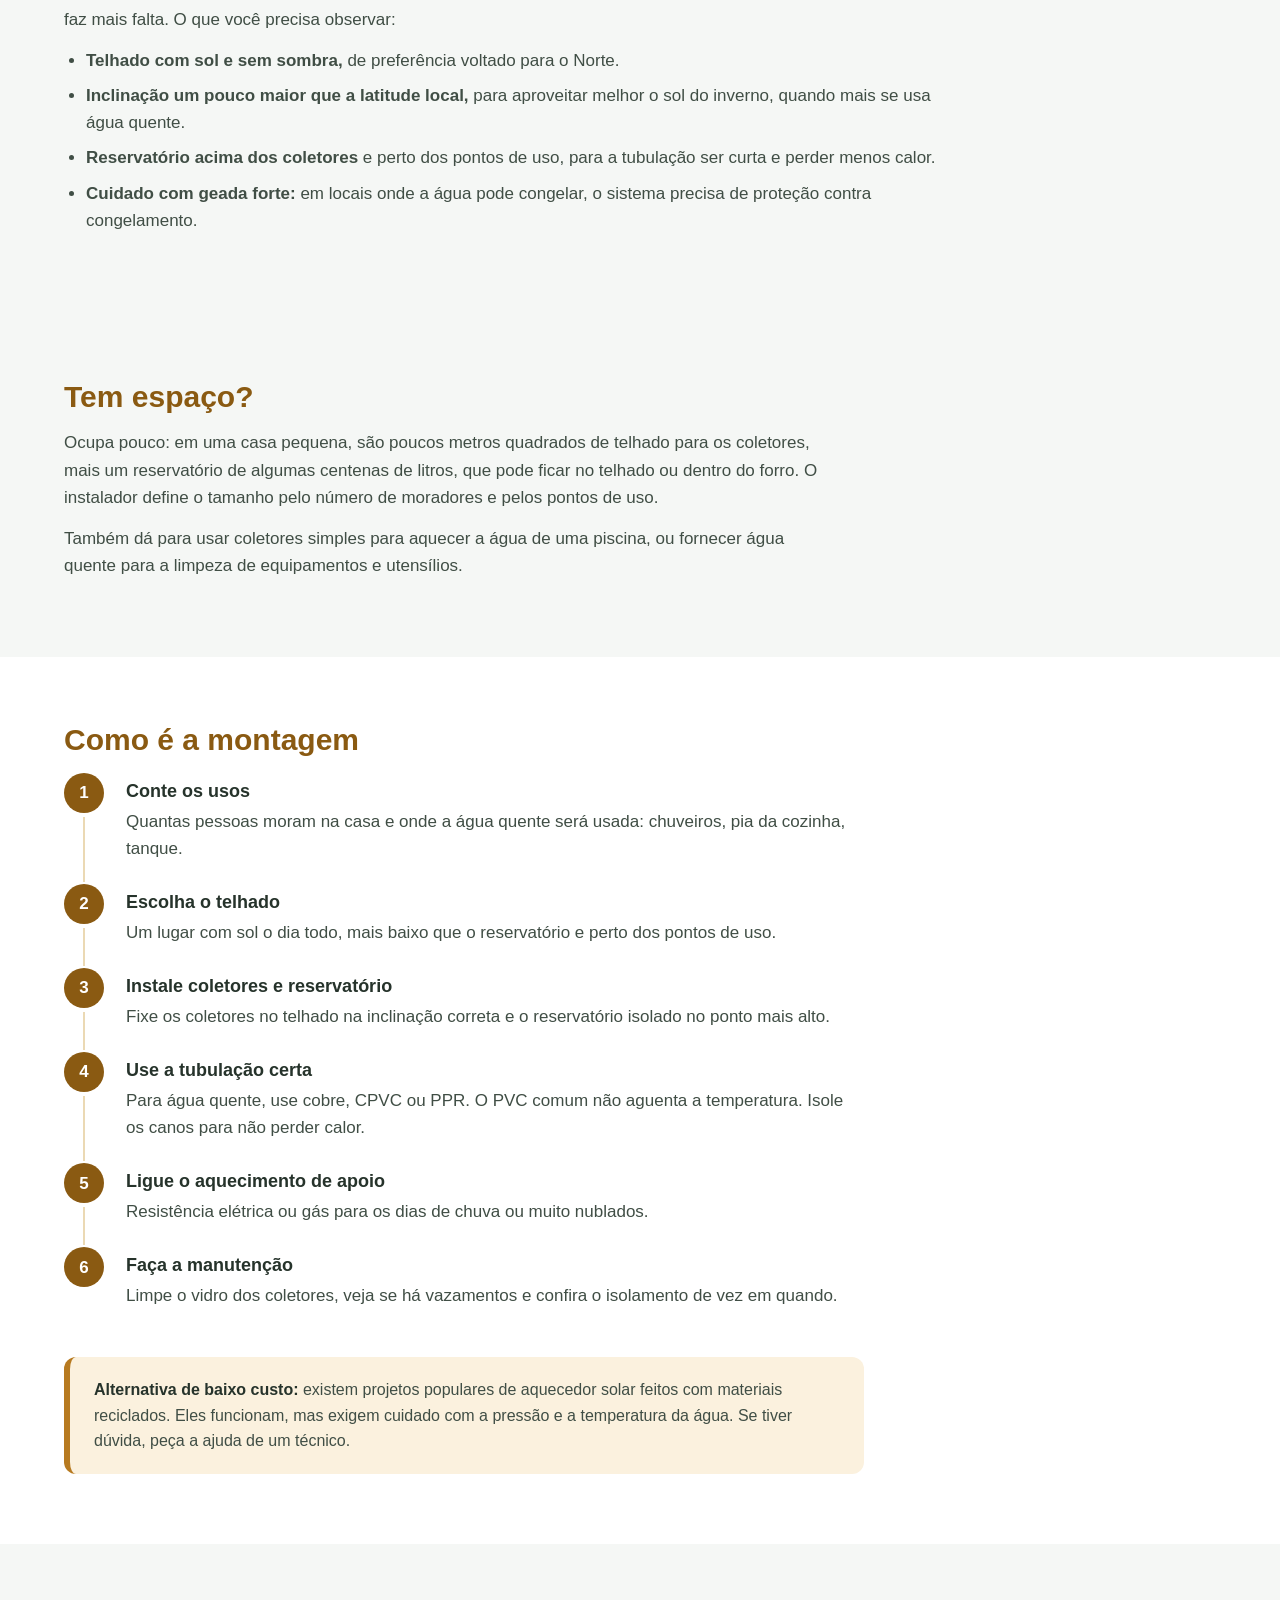
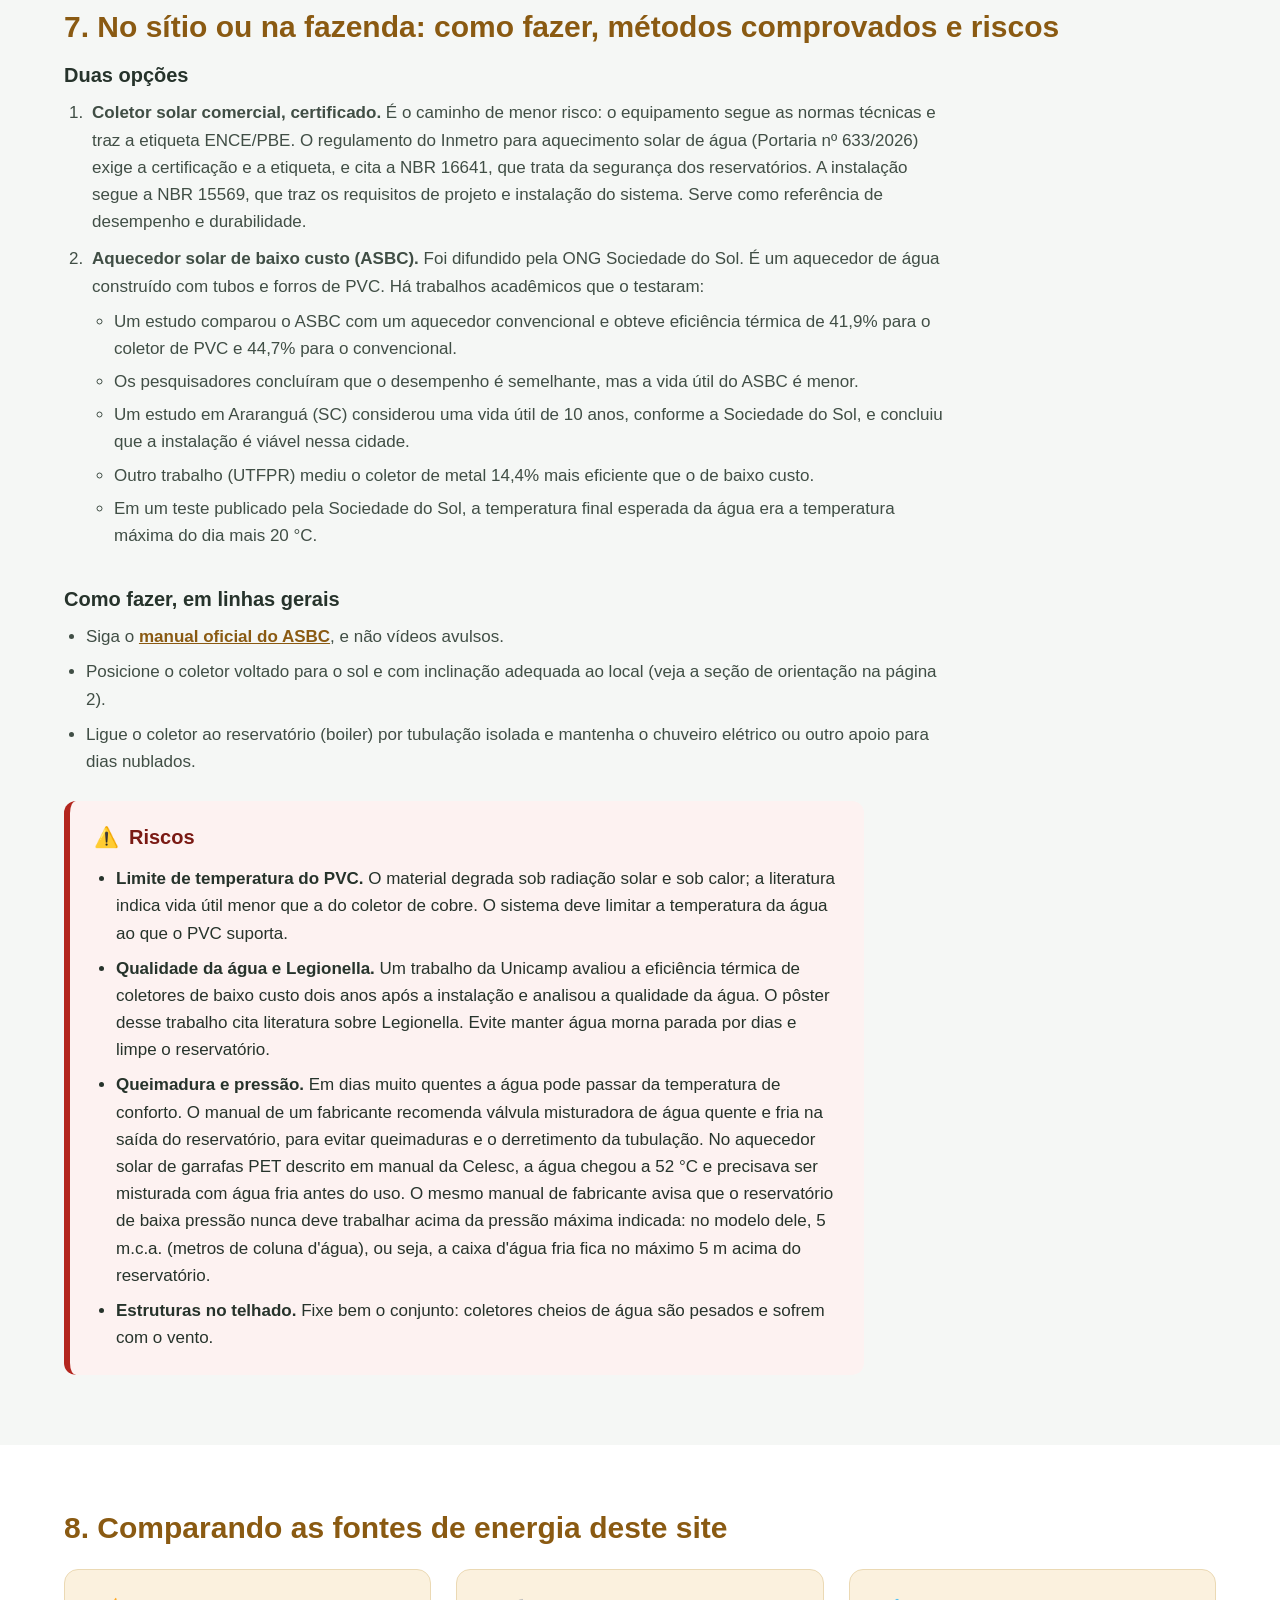
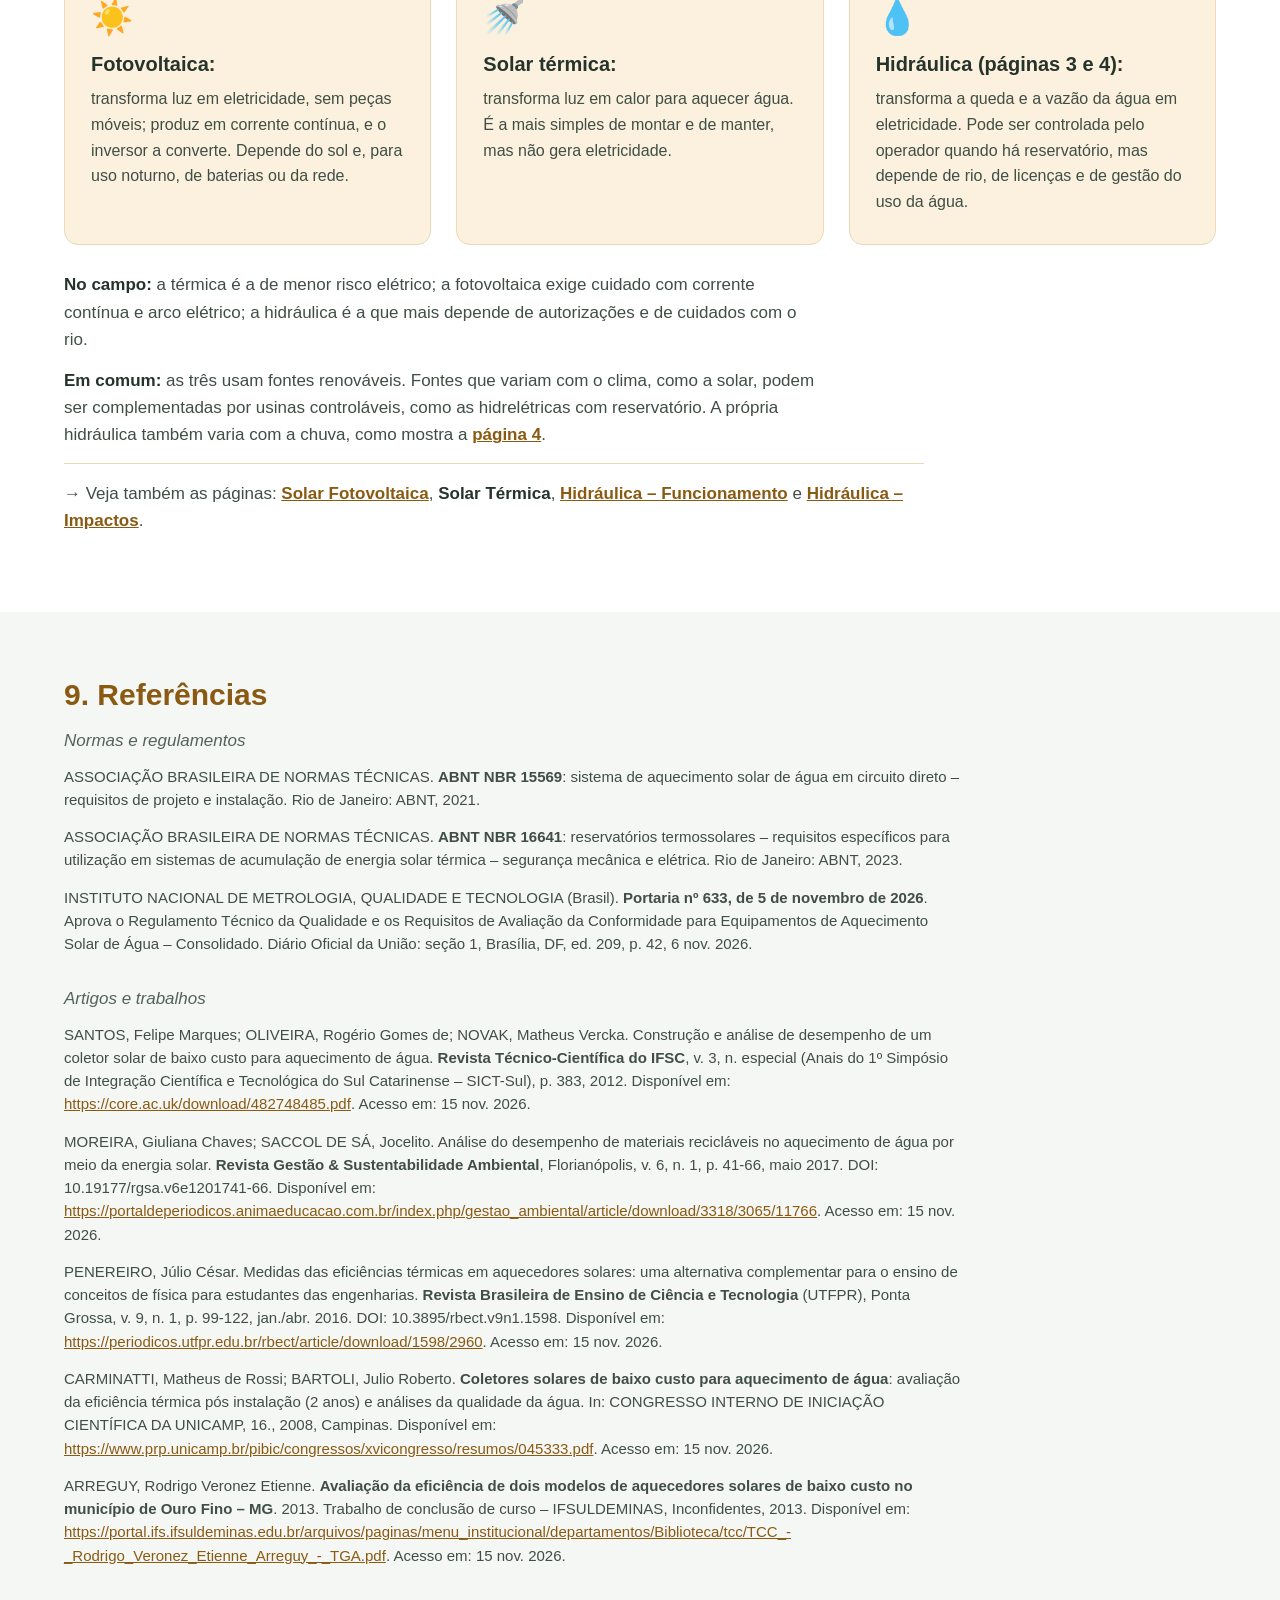
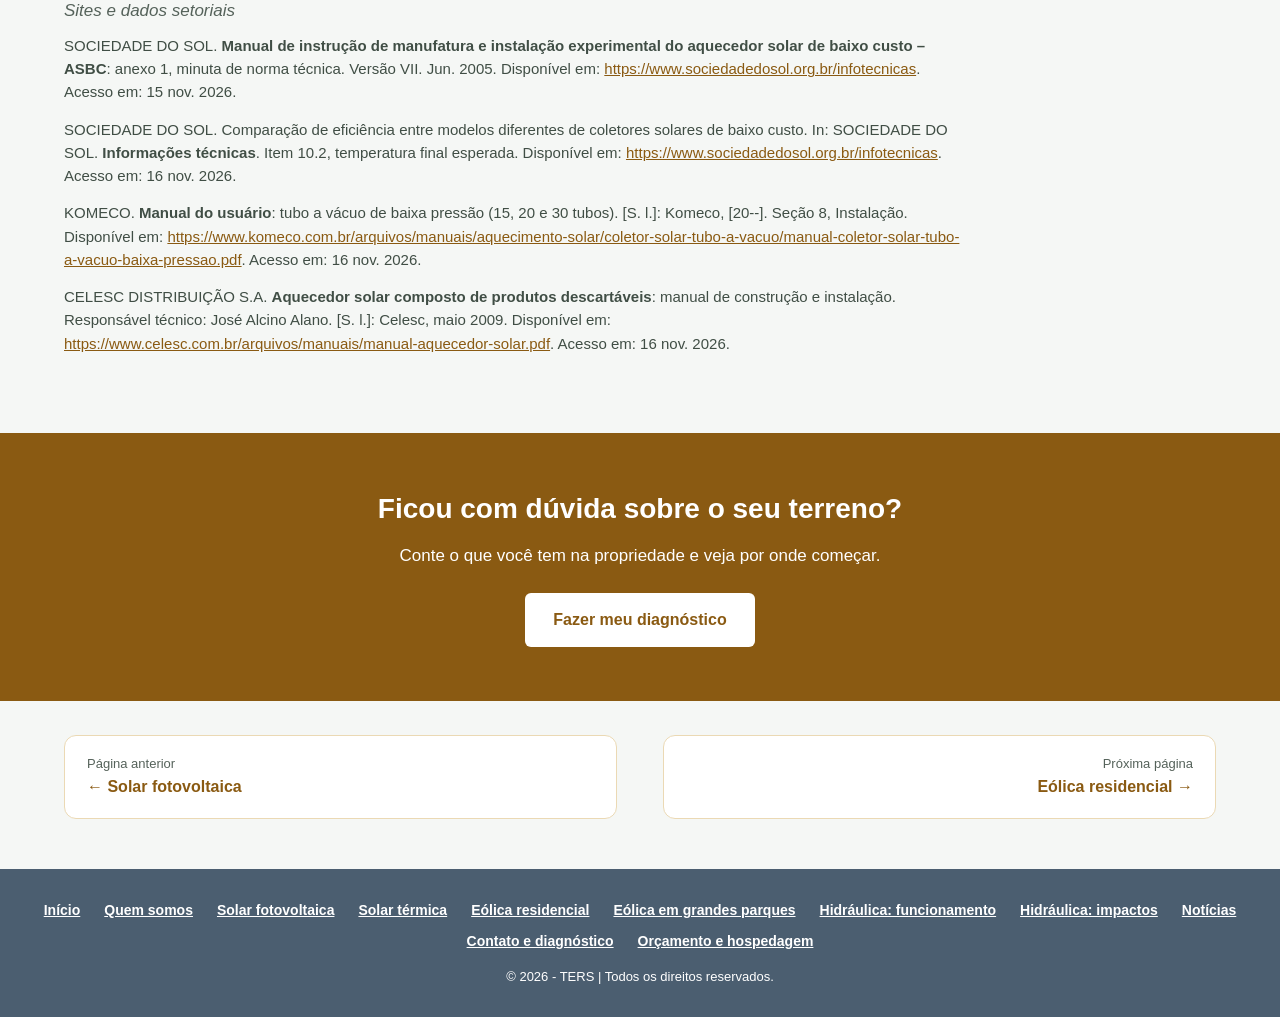
<file: solar-termica.html>
<!DOCTYPE html>
<html lang="pt-BR">
<head>
    <meta charset="UTF-8">
    <meta name="viewport" content="width=device-width, initial-scale=1.0">
    <meta name="description" content="Veja como o aquecedor solar esquenta a água para banho e uso diário, onde funciona, quanto espaço ocupa e como é a instalação.">

    <title>Energia Solar Térmica | TERS</title>

    <!-- Folha de estilos e JavaScript compartilhados por todas as páginas -->
    <link rel="stylesheet" href="css/style.css">
    <script src="js/main.js" defer></script>
</head>
<body class="tema-solar">

    <a class="pular-conteudo" href="#conteudo">Pular para o conteúdo</a>

    <!-- ================= CABEÇALHO ================= -->
    <header>
        <div class="container">

            <!-- Botão hambúrguer + logo -->
            <div class="header-esquerda">
                <button class="botao-menu" id="botao-menu" type="button"
                        aria-label="Abrir menu de energias"
                        aria-controls="menu-lateral"
                        aria-expanded="false">
                    <span></span>
                    <span></span>
                    <span></span>
                </button>

                <a href="index.html" class="logo">TERS</a>
            </div>

            <!-- Menu horizontal (telas grandes) -->
            <nav aria-label="Menu principal">
                <ul>
                    <li><a href="index.html">Início</a></li>
                    <li><a href="sobre.html">Quem somos</a></li>
                    <li><a href="noticias.html">Notícias</a></li>
                    <li><a href="contato.html">Contato</a></li>
                </ul>
            </nav>

            <!-- Fase 7 (16/11/2026): botão de alto contraste (regra de acessibilidade).
                 O main.js liga/desliga a classe "alto-contraste" no <html> e lembra a escolha. -->
            <button class="botao-contraste" id="botao-contraste" type="button" aria-pressed="false">
                <span aria-hidden="true">◐</span> Alto contraste
            </button>

        </div>
    </header>

    <!-- ================= MENU LATERAL ================= -->
    <!-- Fundo escuro: ao clicar, fecha o menu -->
    <div class="menu-fundo" id="menu-fundo"></div>

    <aside class="menu-lateral" id="menu-lateral" aria-label="Menu de energias">
        <div class="menu-topo">
            <span class="menu-logo">TERS</span>
            <button class="menu-fechar" id="menu-fechar" type="button" aria-label="Fechar menu">✕</button>
        </div>

        <nav aria-label="Páginas de energia">
                <p class="menu-grupo-titulo" id="grupo-solar">ENERGIA SOLAR</p>
                <ul aria-labelledby="grupo-solar">
                    <li><a href="solar-fotovoltaica.html"><span aria-hidden="true">☀️</span> Fotovoltaica</a></li>
                    <li><a href="solar-termica.html" aria-current="page"><span aria-hidden="true">🚿</span> Térmica</a></li>
                </ul>
                <p class="menu-grupo-titulo" id="grupo-eolica">ENERGIA EÓLICA</p>
                <ul aria-labelledby="grupo-eolica">
                    <li><a href="eolica-residencial.html"><span aria-hidden="true">🌬️</span> Residencial</a></li>
                    <li><a href="eolica-grandes-parques.html"><span aria-hidden="true">🏞️</span> Grandes parques</a></li>
                </ul>
                <p class="menu-grupo-titulo" id="grupo-hidraulica">ENERGIA HIDRÁULICA</p>
                <ul aria-labelledby="grupo-hidraulica">
                    <li><a href="hidraulica-funcionamento.html"><span aria-hidden="true">💧</span> Funcionamento</a></li>
                    <li><a href="hidraulica-impactos.html"><span aria-hidden="true">🌿</span> Impactos</a></li>
                </ul>
                <p class="menu-grupo-titulo" id="grupo-mais">MAIS</p>
                <ul aria-labelledby="grupo-mais">
                    <li><a href="sobre.html"><span aria-hidden="true">👥</span> Quem somos</a></li>
                    <li><a href="noticias.html"><span aria-hidden="true">📰</span> Notícias e Eco-Inovação</a></li>
                    <li><a href="contato.html"><span aria-hidden="true">✉️</span> Contato e Diagnóstico</a></li>
                </ul>
        </nav>
    </aside>

    <!-- ================= CONTEÚDO PRINCIPAL ================= -->
    <main id="conteudo" tabindex="-1">
        <section class="pagina-topo">
            <div class="container">
                <nav class="trilha" aria-label="Você está em">
                    <ol>
                    <li><a href="index.html">Início</a></li>
                    <li>Energia Solar</li>
                    <li aria-current="page">Térmica</li>
                    </ol>
                </nav>

                <div class="pagina-topo-conteudo">
                    <div class="pagina-icone" aria-hidden="true">🚿</div>
                    <div>
                        <span class="destaque">ENERGIA SOLAR</span>
                        <h1>Energia solar térmica: água quente sem gastar eletricidade</h1>
                        <p>Coletores solares esquentam a água do banho, da cozinha e até da piscina usando apenas o calor do Sol.</p>
                    </div>
                </div>
            </div>
        </section>
        <section class="secao">
            <div class="container">
                <h2>Como funciona</h2>
                <div class="grade-3">
                    <div class="card">
                        <span class="card-icone" aria-hidden="true">🔥</span>
                        <h3>1. Coletor solar</h3>
                        <p>Placas escuras, protegidas por vidro, absorvem o calor do Sol e esquentam a água que passa por dentro de tubos.</p>
                    </div>
                    <div class="card">
                        <span class="card-icone" aria-hidden="true">🛢️</span>
                        <h3>2. Reservatório térmico</h3>
                        <p>A água quente é guardada em um tanque com isolamento, que mantém o calor por horas, até a noite ou a manhã seguinte.</p>
                    </div>
                    <div class="card">
                        <span class="card-icone" aria-hidden="true">🚰</span>
                        <h3>3. Chuveiro e torneiras</h3>
                        <p>A água quente segue pela tubulação até os pontos de uso. Nos dias nublados, uma resistência ou o gás ajuda.</p>
                    </div>
                </div>
                <div class="caixa"><p><strong>Sem bomba e sem eletricidade:</strong> em sistemas pequenos, a água quente fica mais leve e sobe sozinha até o reservatório (o chamado termossifão). Por isso o reservatório precisa ficar mais alto que os coletores.</p></div>
            </div>
        </section>
        <section class="secao secao-branca">
            <div class="container">
                <h2>Não confunda com painel fotovoltaico</h2>
                <div class="tabela-rolagem">
                    <table>
                        <caption>Diferença entre os dois tipos de energia solar</caption>
                        <thead><tr><th scope="col"></th><th scope="col">Solar térmica</th><th scope="col">Solar fotovoltaica</th></tr></thead>
                        <tbody>
                            <tr><th scope="row">O que produz</th><td>Água quente</td><td>Eletricidade</td></tr>
                            <tr><th scope="row">O que aproveita</th><td>O calor do Sol</td><td>A luz do Sol</td></tr>
                            <tr><th scope="row">Uso no sítio</th><td>Banho, cozinha, lavagem de equipamentos, piscina</td><td>Iluminação, bombas, geladeira, tomadas</td></tr>
                        </tbody>
                    </table>
                </div>
            </div>
        </section>
        <section class="secao">
            <div class="container">
                <h2>Onde funciona</h2>
                <div class="texto-coluna">
                    <p>Funciona onde há sol durante boa parte do dia, e é muito útil em regiões frias, onde o banho quente faz mais falta. O que você precisa observar:</p>
                </div>                <ul class="lista">
                    <li><strong>Telhado com sol e sem sombra,</strong> de preferência voltado para o Norte.</li>
                    <li><strong>Inclinação um pouco maior que a latitude local,</strong> para aproveitar melhor o sol do inverno, quando mais se usa água quente.</li>
                    <li><strong>Reservatório acima dos coletores</strong> e perto dos pontos de uso, para a tubulação ser curta e perder menos calor.</li>
                    <li><strong>Cuidado com geada forte:</strong> em locais onde a água pode congelar, o sistema precisa de proteção contra congelamento.</li>
                </ul>
            </div>
        </section>
        <section class="secao">
            <div class="container">
                <h2>Tem espaço?</h2>
                <div class="texto-coluna">
                    <p>Ocupa pouco: em uma casa pequena, são poucos metros quadrados de telhado para os coletores, mais um reservatório de algumas centenas de litros, que pode ficar no telhado ou dentro do forro. O instalador define o tamanho pelo número de moradores e pelos pontos de uso.</p>
                    <p>Também dá para usar coletores simples para aquecer a água de uma piscina, ou fornecer água quente para a limpeza de equipamentos e utensílios.</p>
                </div>
            </div>
        </section>
        <section class="secao secao-branca">
            <div class="container">
                <h2>Como é a montagem</h2>
                <ol class="passos">
                    <li><strong>Conte os usos</strong>Quantas pessoas moram na casa e onde a água quente será usada: chuveiros, pia da cozinha, tanque.</li>
                    <li><strong>Escolha o telhado</strong>Um lugar com sol o dia todo, mais baixo que o reservatório e perto dos pontos de uso.</li>
                    <li><strong>Instale coletores e reservatório</strong>Fixe os coletores no telhado na inclinação correta e o reservatório isolado no ponto mais alto.</li>
                    <li><strong>Use a tubulação certa</strong>Para água quente, use cobre, CPVC ou PPR. O PVC comum não aguenta a temperatura. Isole os canos para não perder calor.</li>
                    <li><strong>Ligue o aquecimento de apoio</strong>Resistência elétrica ou gás para os dias de chuva ou muito nublados.</li>
                    <li><strong>Faça a manutenção</strong>Limpe o vidro dos coletores, veja se há vazamentos e confira o isolamento de vez em quando.</li>
                </ol>
                <div class="caixa caixa-atencao"><p><strong>Alternativa de baixo custo:</strong> existem projetos populares de aquecedor solar feitos com materiais reciclados. Eles funcionam, mas exigem cuidado com a pressão e a temperatura da água. Se tiver dúvida, peça a ajuda de um técnico.</p></div>
            </div>
        </section>

        <!-- ===== 7. NO SÍTIO OU NA FAZENDA =====
             - .caixa .caixa-risco: avisos de risco sempre visíveis (sem acordeão).
             - O link "manual oficial do ASBC" aponta para a página de informações
               técnicas da Sociedade do Sol. -->
        <section class="secao" id="no-sitio">
            <div class="container">
                <h2>7. No sítio ou na fazenda: como fazer, métodos comprovados e riscos</h2>

                <h3>Duas opções</h3>
                <ol class="lista">
                    <li><strong>Coletor solar comercial, certificado.</strong> É o caminho de menor risco: o equipamento segue as normas técnicas e traz a etiqueta ENCE/PBE. O regulamento do Inmetro para aquecimento solar de água (Portaria nº 633/2026) exige a certificação e a etiqueta, e cita a NBR 16641, que trata da segurança dos reservatórios. A instalação segue a NBR 15569, que traz os requisitos de projeto e instalação do sistema. Serve como referência de desempenho e durabilidade.</li>
                    <li><strong>Aquecedor solar de baixo custo (ASBC).</strong> Foi difundido pela ONG Sociedade do Sol. É um aquecedor de água construído com tubos e forros de PVC. Há trabalhos acadêmicos que o testaram:
                        <ul class="lista">
                            <li>Um estudo comparou o ASBC com um aquecedor convencional e obteve eficiência térmica de 41,9% para o coletor de PVC e 44,7% para o convencional.</li>
                            <li>Os pesquisadores concluíram que o desempenho é semelhante, mas a vida útil do ASBC é menor.</li>
                            <li>Um estudo em Araranguá (SC) considerou uma vida útil de 10 anos, conforme a Sociedade do Sol, e concluiu que a instalação é viável nessa cidade.</li>
                            <li>Outro trabalho (UTFPR) mediu o coletor de metal 14,4% mais eficiente que o de baixo custo.</li>
                            <li>Em um teste publicado pela Sociedade do Sol, a temperatura final esperada da água era a temperatura máxima do dia mais 20 °C.</li>
                        </ul>
                    </li>
                </ol>

                <h3>Como fazer, em linhas gerais</h3> <!-- O espaço acima vem de ".secao .lista + h3" no CSS -->
                <ul class="lista">
                    <li>Siga o <a href="https://www.sociedadedosol.org.br/infotecnicas">manual oficial do ASBC</a>, e não vídeos avulsos.</li>
                    <li>Posicione o coletor voltado para o sol e com inclinação adequada ao local (veja a seção de orientação na página 2).</li>
                    <li>Ligue o coletor ao reservatório (boiler) por tubulação isolada e mantenha o chuveiro elétrico ou outro apoio para dias nublados.</li>
                </ul>

                <div class="caixa caixa-risco"> <!-- Base .caixa (como .caixa-atencao) + cor vermelha de risco -->
                    <h3><span aria-hidden="true">⚠️</span> Riscos</h3>
                    <ul class="lista">
                        <li><strong>Limite de temperatura do PVC.</strong> O material degrada sob radiação solar e sob calor; a literatura indica vida útil menor que a do coletor de cobre. O sistema deve limitar a temperatura da água ao que o PVC suporta.</li>
                        <li><strong>Qualidade da água e Legionella.</strong> Um trabalho da Unicamp avaliou a eficiência térmica de coletores de baixo custo dois anos após a instalação e analisou a qualidade da água. O pôster desse trabalho cita literatura sobre Legionella. Evite manter água morna parada por dias e limpe o reservatório.</li>
                        <li><strong>Queimadura e pressão.</strong> Em dias muito quentes a água pode passar da temperatura de conforto. O manual de um fabricante recomenda válvula misturadora de água quente e fria na saída do reservatório, para evitar queimaduras e o derretimento da tubulação. No aquecedor solar de garrafas PET descrito em manual da Celesc, a água chegou a 52 °C e precisava ser misturada com água fria antes do uso. O mesmo manual de fabricante avisa que o reservatório de baixa pressão nunca deve trabalhar acima da pressão máxima indicada: no modelo dele, 5 m.c.a. (metros de coluna d'água), ou seja, a caixa d'água fria fica no máximo 5 m acima do reservatório.</li>
                        <li><strong>Estruturas no telhado.</strong> Fixe bem o conjunto: coletores cheios de água são pesados e sofrem com o vento.</li>
                    </ul>
                </div>
            </div>
        </section>

        <!-- ===== 8. COMPARANDO AS FONTES (substitui a anterior; texto igual nas 4 páginas) =====
             Os cartões usam .card-comparacao: o rótulo em negrito faz papel de título.
             No "Veja também", o link da página atual leva aria-current="page". -->
        <section class="secao secao-branca" id="comparacao">
            <div class="container">
                <h2>8. Comparando as fontes de energia deste site</h2>
                <div class="grade-3">
                    <div class="card card-comparacao">
                        <span class="card-icone" aria-hidden="true">☀️</span>
                        <p><strong>Fotovoltaica:</strong> transforma luz em eletricidade, sem peças móveis; produz em corrente contínua, e o inversor a converte. Depende do sol e, para uso noturno, de baterias ou da rede.</p>
                    </div>
                    <div class="card card-comparacao">
                        <span class="card-icone" aria-hidden="true">🚿</span>
                        <p><strong>Solar térmica:</strong> transforma luz em calor para aquecer água. É a mais simples de montar e de manter, mas não gera eletricidade.</p>
                    </div>
                    <div class="card card-comparacao">
                        <span class="card-icone" aria-hidden="true">💧</span>
                        <p><strong>Hidráulica (páginas 3 e 4):</strong> transforma a queda e a vazão da água em eletricidade. Pode ser controlada pelo operador quando há reservatório, mas depende de rio, de licenças e de gestão do uso da água.</p>
                    </div>
                </div>
                <div class="texto-coluna">
                    <p><strong>No campo:</strong> a térmica é a de menor risco elétrico; a fotovoltaica exige cuidado com corrente contínua e arco elétrico; a hidráulica é a que mais depende de autorizações e de cuidados com o rio.</p>
                    <p><strong>Em comum:</strong> as três usam fontes renováveis. Fontes que variam com o clima, como a solar, podem ser complementadas por usinas controláveis, como as hidrelétricas com reservatório. A própria hidráulica também varia com a chuva, como mostra a <a href="hidraulica-impactos.html">página 4</a>.</p>
                </div>
                <p class="ver-tambem">→ Veja também as páginas: <a href="solar-fotovoltaica.html">Solar Fotovoltaica</a>, <a href="solar-termica.html" aria-current="page">Solar Térmica</a>, <a href="hidraulica-funcionamento.html">Hidráulica – Funcionamento</a> e <a href="hidraulica-impactos.html">Hidráulica – Impactos</a>.</p>
            </div>
        </section>

        <!-- ===== 9. REFERÊNCIAS (formato ABNT) =====
             Cada fonte foi conferida no documento original. As normas da ABNT são
             vendidas; por isso a entrada traz só os dados do catálogo, sem link. -->
        <section class="secao" id="referencias">
            <div class="container">
                <h2>9. Referências</h2>
                <div class="referencias">
                    <h3>Normas e regulamentos</h3>
                    <ul class="lista-referencias">
                        <li>ASSOCIAÇÃO BRASILEIRA DE NORMAS TÉCNICAS. <strong>ABNT NBR 15569</strong>: sistema de aquecimento solar de água em circuito direto – requisitos de projeto e instalação. Rio de Janeiro: ABNT, 2021.</li>
                        <li>ASSOCIAÇÃO BRASILEIRA DE NORMAS TÉCNICAS. <strong>ABNT NBR 16641</strong>: reservatórios termossolares – requisitos específicos para utilização em sistemas de acumulação de energia solar térmica – segurança mecânica e elétrica. Rio de Janeiro: ABNT, 2023.</li>
                        <li>INSTITUTO NACIONAL DE METROLOGIA, QUALIDADE E TECNOLOGIA (Brasil). <strong>Portaria nº 633, de 5 de novembro de 2026</strong>. Aprova o Regulamento Técnico da Qualidade e os Requisitos de Avaliação da Conformidade para Equipamentos de Aquecimento Solar de Água – Consolidado. Diário Oficial da União: seção 1, Brasília, DF, ed. 209, p. 42, 6 nov. 2026.</li>
                    </ul>

                    <h3>Artigos e trabalhos</h3>
                    <ul class="lista-referencias">
                        <li>SANTOS, Felipe Marques; OLIVEIRA, Rogério Gomes de; NOVAK, Matheus Vercka. Construção e análise de desempenho de um coletor solar de baixo custo para aquecimento de água. <strong>Revista Técnico-Científica do IFSC</strong>, v. 3, n. especial (Anais do 1º Simpósio de Integração Científica e Tecnológica do Sul Catarinense – SICT-Sul), p. 383, 2012. Disponível em: <a href="https://core.ac.uk/download/482748485.pdf">https://core.ac.uk/download/482748485.pdf</a>. Acesso em: 15 nov. 2026.</li>
                        <li>MOREIRA, Giuliana Chaves; SACCOL DE SÁ, Jocelito. Análise do desempenho de materiais recicláveis no aquecimento de água por meio da energia solar. <strong>Revista Gestão &amp; Sustentabilidade Ambiental</strong>, Florianópolis, v. 6, n. 1, p. 41-66, maio 2017. DOI: 10.19177/rgsa.v6e1201741-66. Disponível em: <a href="https://portaldeperiodicos.animaeducacao.com.br/index.php/gestao_ambiental/article/download/3318/3065/11766">https://portaldeperiodicos.animaeducacao.com.br/index.php/gestao_ambiental/article/download/3318/3065/11766</a>. Acesso em: 15 nov. 2026.</li>
                        <li>PENEREIRO, Júlio César. Medidas das eficiências térmicas em aquecedores solares: uma alternativa complementar para o ensino de conceitos de física para estudantes das engenharias. <strong>Revista Brasileira de Ensino de Ciência e Tecnologia</strong> (UTFPR), Ponta Grossa, v. 9, n. 1, p. 99-122, jan./abr. 2016. DOI: 10.3895/rbect.v9n1.1598. Disponível em: <a href="https://periodicos.utfpr.edu.br/rbect/article/download/1598/2960">https://periodicos.utfpr.edu.br/rbect/article/download/1598/2960</a>. Acesso em: 15 nov. 2026.</li>
                        <li>CARMINATTI, Matheus de Rossi; BARTOLI, Julio Roberto. <strong>Coletores solares de baixo custo para aquecimento de água</strong>: avaliação da eficiência térmica pós instalação (2 anos) e análises da qualidade da água. In: CONGRESSO INTERNO DE INICIAÇÃO CIENTÍFICA DA UNICAMP, 16., 2008, Campinas. Disponível em: <a href="https://www.prp.unicamp.br/pibic/congressos/xvicongresso/resumos/045333.pdf">https://www.prp.unicamp.br/pibic/congressos/xvicongresso/resumos/045333.pdf</a>. Acesso em: 15 nov. 2026.</li>
                        <li>ARREGUY, Rodrigo Veronez Etienne. <strong>Avaliação da eficiência de dois modelos de aquecedores solares de baixo custo no município de Ouro Fino – MG</strong>. 2013. Trabalho de conclusão de curso – IFSULDEMINAS, Inconfidentes, 2013. Disponível em: <a href="https://portal.ifs.ifsuldeminas.edu.br/arquivos/paginas/menu_institucional/departamentos/Biblioteca/tcc/TCC_-_Rodrigo_Veronez_Etienne_Arreguy_-_TGA.pdf">https://portal.ifs.ifsuldeminas.edu.br/arquivos/paginas/menu_institucional/departamentos/Biblioteca/tcc/TCC_-_Rodrigo_Veronez_Etienne_Arreguy_-_TGA.pdf</a>. Acesso em: 15 nov. 2026.</li>
                    </ul>

                    <h3>Sites e dados setoriais</h3>
                    <ul class="lista-referencias">
                        <li>SOCIEDADE DO SOL. <strong>Manual de instrução de manufatura e instalação experimental do aquecedor solar de baixo custo – ASBC</strong>: anexo 1, minuta de norma técnica. Versão VII. Jun. 2005. Disponível em: <a href="https://www.sociedadedosol.org.br/infotecnicas">https://www.sociedadedosol.org.br/infotecnicas</a>. Acesso em: 15 nov. 2026.</li>
                        <li>SOCIEDADE DO SOL. Comparação de eficiência entre modelos diferentes de coletores solares de baixo custo. In: SOCIEDADE DO SOL. <strong>Informações técnicas</strong>. Item 10.2, temperatura final esperada. Disponível em: <a href="https://www.sociedadedosol.org.br/infotecnicas">https://www.sociedadedosol.org.br/infotecnicas</a>. Acesso em: 16 nov. 2026.</li>
                        <li>KOMECO. <strong>Manual do usuário</strong>: tubo a vácuo de baixa pressão (15, 20 e 30 tubos). [S. l.]: Komeco, [20--]. Seção 8, Instalação. Disponível em: <a href="https://www.komeco.com.br/arquivos/manuais/aquecimento-solar/coletor-solar-tubo-a-vacuo/manual-coletor-solar-tubo-a-vacuo-baixa-pressao.pdf">https://www.komeco.com.br/arquivos/manuais/aquecimento-solar/coletor-solar-tubo-a-vacuo/manual-coletor-solar-tubo-a-vacuo-baixa-pressao.pdf</a>. Acesso em: 16 nov. 2026.</li>
                        <li>CELESC DISTRIBUIÇÃO S.A. <strong>Aquecedor solar composto de produtos descartáveis</strong>: manual de construção e instalação. Responsável técnico: José Alcino Alano. [S. l.]: Celesc, maio 2009. Disponível em: <a href="https://www.celesc.com.br/arquivos/manuais/manual-aquecedor-solar.pdf">https://www.celesc.com.br/arquivos/manuais/manual-aquecedor-solar.pdf</a>. Acesso em: 16 nov. 2026.</li>
                    </ul>
                </div>
            </div>
        </section>

        <section class="chamada">
            <div class="container">
                <h2>Ficou com dúvida sobre o seu terreno?</h2>
                <p>Conte o que você tem na propriedade e veja por onde começar.</p>
                <a href="contato.html" class="botao">Fazer meu diagnóstico</a>
            </div>
        </section>
        <div class="container">
            <nav class="nav-paginas" aria-label="Navegação entre páginas">
            <a href="solar-fotovoltaica.html" class="anterior"><small>Página anterior</small>← Solar fotovoltaica</a>
            <a href="eolica-residencial.html" class="proxima"><small>Próxima página</small>Eólica residencial →</a>
            </nav>
        </div>

    </main>

    <!-- ================= RODAPÉ ================= -->
    <footer>
        <nav aria-label="Mapa do site">
            <ul>
                <li><a href="index.html">Início</a></li>
                <li><a href="sobre.html">Quem somos</a></li>
                <li><a href="solar-fotovoltaica.html">Solar fotovoltaica</a></li>
                <li><a href="solar-termica.html">Solar térmica</a></li>
                <li><a href="eolica-residencial.html">Eólica residencial</a></li>
                <li><a href="eolica-grandes-parques.html">Eólica em grandes parques</a></li>
                <li><a href="hidraulica-funcionamento.html">Hidráulica: funcionamento</a></li>
                <li><a href="hidraulica-impactos.html">Hidráulica: impactos</a></li>
                <li><a href="noticias.html">Notícias</a></li>
                <li><a href="contato.html">Contato e diagnóstico</a></li>
                <li><a href="orcamento_hospedagem.html">Orçamento e hospedagem</a></li>
            </ul>
        </nav>
        <p>&copy; 2026 - TERS | Todos os direitos reservados.</p>
    </footer>

</body>
</html>
</file>
<file: css/style.css>
/* =====================================================
   TERS - Folha de estilos principal (todas as páginas)
   Organização:
    1. Configurações gerais e cores
    2. Temas por tipo de energia
    3. Cabeçalho e menu superior
    4. Botão hambúrguer e menu lateral
    5. Banner da home (hero)
    6. Banner das páginas internas
    7. Seções de conteúdo e textos
    8. Cards
    9. Passos, tabelas e caixas de destaque
   10. Chamada para ação e navegação entre páginas
   11. Calculadora de potência (hidráulica)
   12. Notícias e filtros
   13. Quem somos (equipe)
   14. Formulário de contato
   15. Rodapé
   16. Acessibilidade
   17. Responsividade (Mobile First: tablet e computador)
   18. Seções novas: no sítio, comparação, referências e pendências
   ===================================================== */


/* =====================================================
   1. CONFIGURAÇÕES GERAIS E CORES
   ===================================================== */

/* Zera margens/espaçamentos e faz o tamanho incluir padding e borda */
* {
    margin: 0;
    padding: 0;
    box-sizing: border-box;
}

/* Variáveis do site (usadas com var(--nome)).
   Fase 5 (16/11/2026): todas as cores, a fonte, os tamanhos de texto, os cantos
   arredondados e as larguras/espaços que se repetem ficam aqui, num lugar só.
   Para mudar uma cor no site inteiro, basta mudar o valor dela neste bloco.
   Os valores são os mesmos que estavam espalhados pelo arquivo: a aparência não mudou.
   Obs.: variáveis não funcionam dentro de @media (...), por isso os pontos de quebra
   (769px e 1001px) continuam escritos com número. */
:root {
    /* --- Cores principais --- */
    --verde: #286C45;
    --verde-escuro: #1F5436;
    --verde-claro: #E8F1EA;
    --verde-borda: #D3E3D8;
    --azul: #28618A;
    --azul-escuro: #1B4668;
    --azul-claro: #E5F0F8;
    --azul-borda: #C7DCEB;
    --azul-nevoa: #EAF2F7;
    --amarelo: #B77A20;
    --amarelo-claro: #FBF1DE;
    --amarelo-borda: #EBD9B4;
    --ocre: #8A5A12;
    --cinza-azulado: #4B5E70;
    --cinza-azulado-claro: #E9EEF3;
    --cinza-azulado-borda: #D3DCE5;
    --branco: #FFFFFF;
    --fundo: #F5F7F5;
    --fundo-card: #F7FAF7;
    --borda-suave: #E4ECE5;
    --borda-campo: #AFBBB3;

    /* --- Textos (do mais escuro para o mais claro) --- */
    --texto: #26332B;
    --texto-titulo: #263B2E;
    --texto-menu: #34443A;
    --texto-corpo: #404E45;
    --texto-topo: #4A5750;
    --texto-suave: #55625A;
    --texto-hero: #59665E;
    --texto-card: #68756C;

    /* --- Menu lateral (fundo escuro) --- */
    --menu-escuro: #1E2B24;
    --menu-titulo: #9FB3A7;
    --menu-link: #D5E0D9;
    --menu-destaque: #7FD0A0;
    --foco-menu: #FFD27A;

    /* --- Erros e avisos --- */
    --erro: #B3261E;
    --erro-escuro: #7A1A14;
    --erro-claro: #FDF2F1;
    --pendencia-fundo: #FFF8E8;
    --pendencia-texto: #6B4A0F;

    /* --- Preto e branco transparentes (sombras e camadas).
           O número é a opacidade em %: --preto-08 = preto com 8% de opacidade --- */
    --preto-04: rgba(0, 0, 0, 0.04);
    --preto-05: rgba(0, 0, 0, 0.05);
    --preto-08: rgba(0, 0, 0, 0.08);
    --preto-12: rgba(0, 0, 0, 0.12);
    --preto-50: rgba(0, 0, 0, 0.5);
    --branco-10: rgba(255, 255, 255, 0.1);
    --branco-12: rgba(255, 255, 255, 0.12);

    /* --- Cores do tema da página (mudam em cada tipo de energia, veja a seção 2) --- */
    --tema: var(--verde);
    --tema-claro: var(--verde-claro);
    --tema-borda: var(--verde-borda);

    /* --- Fonte e tamanhos de texto (do menor para o maior) --- */
    --fonte-principal: Arial, Helvetica, sans-serif;
    --tamanho-minimo: 12px;
    --tamanho-legenda: 13px;
    --tamanho-pequeno: 14px;
    --tamanho-reduzido: 15px;
    --tamanho-medio: 16px;
    --tamanho-texto: 17px;
    --tamanho-destaque: 18px;

    /* --- Cantos arredondados (border-radius) --- */
    --raio-minimo: 6px;
    --raio-pequeno: 8px;
    --raio-medio: 10px;
    --raio-caixa: 12px;
    --raio-card: 14px;

    /* --- Larguras máximas e espaçamentos padrão --- */
    --largura-intro: 700px;
    --largura-texto: 760px;
    --largura-caixa: 800px;
    --largura-lista: 860px;
    --espaco-grade: 25px;
    --espaco-secao: 64px;
    --espaco-secao-grande: 80px;
    --espaco-secao-celular: 48px;
    --espaco-secao-grande-celular: 55px;

    /* --- Modo alto contraste (Fase 7, botão do cabeçalho; veja a seção 16) --- */
    --contraste-fundo: #000000;
    --contraste-texto: #FFFFFF;
    --contraste-destaque: #FFD700;
}

html {
    scroll-behavior: smooth;
}

body {
    font-family: var(--fonte-principal);
    background-color: var(--fundo);
    color: var(--texto);
    line-height: 1.6;
}

/* Centraliza o conteúdo com largura máxima */
.container {
    width: 90%;
    max-width: 1200px;
    margin: 0 auto;
}


/* =====================================================
   2. TEMAS POR TIPO DE ENERGIA
   (azul = água, amarelo/laranja = sol, cinza-azulado = vento)
   Cada página troca as 3 variáveis do tema pelas cores do seu tipo de energia.
   As cores em si estão no :root (seção 1).
   ===================================================== */

body.tema-solar {
    --tema: var(--ocre);
    --tema-claro: var(--amarelo-claro);
    --tema-borda: var(--amarelo-borda);
}

body.tema-eolica {
    --tema: var(--cinza-azulado);
    --tema-claro: var(--cinza-azulado-claro);
    --tema-borda: var(--cinza-azulado-borda);
}

body.tema-hidraulica {
    --tema: var(--azul);
    --tema-claro: var(--azul-claro);
    --tema-borda: var(--azul-borda);
}


/* =====================================================
   3. CABEÇALHO E MENU SUPERIOR
   ===================================================== */

header {
    background-color: var(--branco);
    padding: 20px 0;
    box-shadow: 0 2px 12px var(--preto-05);
    position: relative;
    z-index: 10;
}

/* Botão + logo à esquerda, menu à direita */
header .container {
    display: flex;
    align-items: center;
    justify-content: space-between;
}

.header-esquerda {
    display: flex;
    align-items: center;
    gap: 16px;
}

.logo {
    color: var(--verde);
    font-size: 26px;
    font-weight: bold;
    text-decoration: none;
}

/* Menu horizontal (aparece em telas grandes) */
/* Fase 7 (16/11/2026): botão "Alto contraste" à direita do cabeçalho.
   margin-left: auto empurra o menu horizontal para perto do botão. */
header nav {
    margin-left: auto;
}

.botao-contraste {
    margin-left: 20px;
    padding: 8px 14px;
    background-color: var(--branco);
    color: var(--verde);
    border: 2px solid var(--verde);
    border-radius: var(--raio-pequeno);
    font-family: inherit;
    font-size: var(--tamanho-pequeno);
    font-weight: bold;
    cursor: pointer;
}

.botao-contraste:hover {
    background-color: var(--verde-claro);
}

/* No celular o menu horizontal fica escondido; usa-se o menu lateral (botão ☰).
   Ele aparece a partir de 769px (seção 17). */
header nav {
    display: none;
}

header nav ul {
    display: flex;
    align-items: center;
    gap: 30px;
    list-style: none;
}

header nav a {
    color: var(--texto-menu);
    text-decoration: none;
    font-size: var(--tamanho-reduzido);
    font-weight: 600;
    padding: 6px 0;
    border-bottom: 2px solid transparent;
    transition: color 0.3s, border-color 0.3s;
}

header nav a:hover,
header nav a[aria-current="page"] {
    color: var(--verde);
    border-bottom-color: var(--verde);
}

/* Link "pular para o conteúdo" (só aparece ao usar o teclado) */
.pular-conteudo {
    position: absolute;
    left: 16px;
    top: -60px;
    background-color: var(--verde);
    color: var(--branco);
    padding: 10px 16px;
    border-radius: 0 0 8px 8px;
    font-weight: bold;
    text-decoration: none;
    z-index: 200;
}

.pular-conteudo:focus {
    top: 0;
}


/* =====================================================
   4. BOTÃO HAMBÚRGUER E MENU LATERAL
   ===================================================== */

/* Botão com as três linhas */
.botao-menu {
    display: flex;
    flex-direction: column;
    justify-content: center;
    gap: 5px;
    width: 44px;
    height: 44px;
    padding: 10px;
    background: none;
    border: 2px solid var(--verde);
    border-radius: var(--raio-pequeno);
    cursor: pointer;
    transition: background-color 0.3s;
}

.botao-menu span {
    display: block;
    height: 3px;
    background-color: var(--verde);
    border-radius: 2px;
}

.botao-menu:hover {
    background-color: var(--verde-claro);
}

/* Fundo escurecido atrás do menu (clicar nele fecha o menu) */
.menu-fundo {
    position: fixed;
    inset: 0;
    background-color: var(--preto-50);
    opacity: 0;
    visibility: hidden;
    transition: opacity 0.3s, visibility 0.3s;
    z-index: 90;
}

.menu-fundo.ativo {
    opacity: 1;
    visibility: visible;
}

/* Painel lateral: fica escondido à esquerda até receber a classe "aberto" */
.menu-lateral {
    position: fixed;
    top: 0;
    left: 0;
    width: 290px;
    max-width: 88%;
    height: 100%;
    overflow-y: auto;
    background-color: var(--menu-escuro);
    color: var(--branco);
    padding: 24px 16px;
    transform: translateX(-100%);
    visibility: hidden; /* impede foco por teclado quando fechado */
    transition: transform 0.3s ease, visibility 0.3s;
    z-index: 100;
}

.menu-lateral.aberto {
    transform: translateX(0);
    visibility: visible;
}

/* Topo do menu: logo + botão fechar */
.menu-topo {
    display: flex;
    align-items: center;
    justify-content: space-between;
    padding: 0 8px 20px;
    margin-bottom: 8px;
    border-bottom: 1px solid var(--branco-12);
}

.menu-logo {
    font-size: 22px;
    font-weight: bold;
}

.menu-fechar {
    background: none;
    border: none;
    color: var(--branco);
    font-size: 22px;
    cursor: pointer;
    padding: 4px 10px;
    border-radius: var(--raio-minimo);
}

.menu-fechar:hover {
    background-color: var(--branco-12);
}

/* Título de cada grupo (Energia Solar, Eólica...) */
.menu-grupo-titulo {
    margin: 20px 14px 6px;
    font-size: var(--tamanho-minimo);
    font-weight: bold;
    letter-spacing: 1px;
    color: var(--menu-titulo);
}

.menu-lateral ul {
    list-style: none;
}

.menu-lateral li + li {
    margin-top: 2px;
}

.menu-lateral li a {
    display: flex;
    align-items: center;
    gap: 14px;
    padding: 11px 14px;
    color: var(--menu-link);
    text-decoration: none;
    font-size: var(--tamanho-reduzido);
    font-weight: 600;
    border-radius: var(--raio-pequeno);
    transition: background-color 0.3s, color 0.3s;
}

.menu-lateral li a:hover,
.menu-lateral li a[aria-current="page"] {
    background-color: var(--branco-10);
    color: var(--branco);
}

.menu-lateral li a[aria-current="page"] {
    box-shadow: inset 3px 0 0 var(--menu-destaque);
}

/* Evita rolagem da página enquanto o menu está aberto */
body.menu-aberto {
    overflow: hidden;
}


/* =====================================================
   5. BANNER DA HOME (HERO)
   ===================================================== */

.hero {
    background: linear-gradient(135deg, var(--verde-claro), var(--azul-nevoa));
    padding: 100px 0;
    min-height: 500px;
    display: flex;
    align-items: center;
}

.hero-content {
    display: flex;
    flex-direction: column; /* celular; tablet e computador: row (seção 17) */
    align-items: center;
    gap: 50px;
}

.hero-text {
    flex: 1;
    max-width: var(--largura-intro);
}

/* Pequeno texto acima do título */
.destaque {
    color: var(--verde);
    font-size: var(--tamanho-pequeno);
    font-weight: bold;
    letter-spacing: 2px;
}

.hero h1 {
    color: var(--texto);
    font-size: 32px; /* celular; tablet e computador: 46px (seção 17) */
    line-height: 1.2;
    margin: 20px 0;
}

.hero p {
    color: var(--texto-hero);
    font-size: var(--tamanho-destaque);
    margin-bottom: 30px;
}

/* Botão principal do site */
.botao {
    display: inline-block;
    background-color: var(--verde);
    color: var(--branco);
    padding: 14px 28px;
    border-radius: var(--raio-minimo);
    border: none;
    font-size: var(--tamanho-medio);
    font-family: inherit;
    text-decoration: none;
    font-weight: bold;
    cursor: pointer;
    transition: 0.3s;
}

.botao:hover {
    background-color: var(--azul);
}

/* Botão com contorno (ação secundária) */
.botao-contorno {
    background-color: transparent;
    color: var(--verde);
    border: 2px solid var(--verde);
}

.botao-contorno:hover {
    background-color: var(--verde);
    color: var(--branco);
}

.hero-image {
    flex: 1;
}

.hero-image img {
    width: 100%;
    height: 260px; /* celular; tablet e computador: 380px (seção 17) */
    object-fit: cover;
    border-radius: 16px;
    box-shadow: 0 10px 30px var(--preto-12);
}

/* Fase 3 (16/11/2026): crédito da imagem do banner, pequeno e discreto logo abaixo da foto.
   ".hero .hero-credito" é mais específico que ".hero p" (18px e margem de 30px), por isso vence. */
.hero .hero-credito {
    margin: 8px 0 0;
    font-size: var(--tamanho-legenda);
    color: var(--texto-suave);
}

/* O selo .pendencia usa 0.8em; aqui ele herda os 13px para não ficar pequeno demais para ler */
.hero .hero-credito .pendencia {
    font-size: inherit;
}

.hero .hero-credito a {
    color: inherit;
    text-decoration: underline;
}


/* =====================================================
   6. BANNER DAS PÁGINAS INTERNAS
   ===================================================== */

.pagina-topo {
    background: linear-gradient(135deg, var(--tema-claro), var(--branco));
    padding: 50px 0 60px;
    border-bottom: 1px solid var(--tema-borda);
}

/* Trilha "Início > Energia Solar > ..." */
.trilha {
    font-size: var(--tamanho-pequeno);
    color: var(--texto-suave);
    margin-bottom: 28px;
}

.trilha ol {
    display: flex;
    flex-wrap: wrap;
    gap: 8px;
    list-style: none;
}

.trilha li + li::before {
    content: "›";
    margin-right: 8px;
}

.trilha a {
    color: var(--tema);
    font-weight: bold;
    text-decoration: none;
}

.trilha a:hover {
    text-decoration: underline;
}

.pagina-topo-conteudo {
    display: flex;
    flex-direction: column; /* celular; tablet e computador: row (seção 17) */
    align-items: flex-start; /* celular; tablet e computador: center (seção 17) */
    gap: 20px; /* celular; tablet e computador: 36px (seção 17) */
}

.pagina-icone {
    flex-shrink: 0;
    display: flex;
    align-items: center;
    justify-content: center;
    width: 90px; /* celular; tablet e computador: 120px (seção 17) */
    height: 90px; /* celular; tablet e computador: 120px (seção 17) */
    font-size: 44px; /* celular; tablet e computador: 58px (seção 17) */
    background-color: var(--branco);
    border: 2px solid var(--tema-borda);
    border-radius: 50%;
}

.pagina-topo .destaque {
    color: var(--tema);
}

.pagina-topo h1 {
    font-size: 29px; /* celular; tablet e computador: 38px (seção 17) */
    line-height: 1.2;
    margin: 12px 0 14px;
    max-width: 780px;
}

.pagina-topo p {
    font-size: var(--tamanho-medio); /* celular; tablet e computador: var(--tamanho-destaque) (seção 17) */
    color: var(--texto-topo);
    max-width: 720px;
}


/* =====================================================
   7. SEÇÕES DE CONTEÚDO E TEXTOS
   ===================================================== */

.secao {
    padding: var(--espaco-secao-celular) 0; /* celular; tablet e computador: var(--espaco-secao) (seção 17) */
}

.secao-branca {
    background-color: var(--branco);
}

.secao h2 {
    color: var(--tema);
    font-size: 25px; /* celular; tablet e computador: 30px (seção 17) */
    line-height: 1.25;
    margin-bottom: 14px;
}

.secao h3 {
    color: var(--texto);
    font-size: 20px;
    margin: 6px 0 8px;
}

.secao p {
    color: var(--texto-corpo);
    font-size: var(--tamanho-texto);
    margin-bottom: 14px;
}

/* Texto corrido com largura confortável para leitura */
.texto-coluna {
    max-width: var(--largura-texto);
}

.secao-intro {
    max-width: var(--largura-texto);
    margin-bottom: 34px;
}

.secao ul.lista {
    margin: 0 0 16px 22px;
    color: var(--texto-corpo);
    font-size: var(--tamanho-medio); /* celular; tablet e computador: var(--tamanho-texto) (fim da seção 18) */
}

.secao ul.lista li {
    margin-bottom: 8px;
}

/* Grades de colunas */
.grade-2,
.grade-3 {
    margin-top: 22px;
}

.grade-2 {
    display: grid;
    grid-template-columns: 1fr; /* celular; tablet e computador: 2 colunas (seção 17) */
    gap: var(--espaco-grade);
}

.grade-3 {
    display: grid;
    grid-template-columns: 1fr; /* celular; tablet e computador: 3 colunas (seção 17) */
    gap: var(--espaco-grade);
}


/* =====================================================
   8. CARDS
   ===================================================== */

.card,
.card-energia {
    background-color: var(--fundo-card);
    border: 1px solid var(--borda-suave);
    border-radius: var(--raio-card);
    padding: 30px 26px;
    transition: 0.3s;
}

.secao-branca .card {
    background-color: var(--tema-claro);
    border-color: var(--tema-borda);
}

.card h3 {
    margin-top: 12px;
}

.card p {
    font-size: var(--tamanho-medio);
    margin-bottom: 0;
}

/* Cards da home sobem um pouco ao passar o mouse */
.card-energia:hover {
    transform: translateY(-8px);
    box-shadow: 0 12px 30px var(--preto-08);
}

.icone-energia {
    font-size: 38px;
}

.card-energia h3 {
    color: var(--verde);
    font-size: 22px;
    margin: 20px 0 12px;
}

.card-energia p {
    color: var(--texto-card);
    font-size: var(--tamanho-reduzido);
    line-height: 1.7;
    margin-bottom: 22px;
}

.card-energia a {
    color: var(--verde);
    font-weight: bold;
    text-decoration: none;
}

.card-energia a:hover {
    text-decoration: underline;
}

.card-icone {
    font-size: 34px;
    line-height: 1;
}

/* Cards da home (seção de fontes) */
.fontes {
    background-color: var(--branco);
    padding: var(--espaco-secao-grande-celular) 0; /* celular; tablet e computador: var(--espaco-secao-grande) (seção 17) */
}

.fontes-titulo {
    text-align: center;
    max-width: var(--largura-intro);
    margin: 0 auto 45px;
}

.fontes-titulo span {
    color: var(--verde);
    font-size: var(--tamanho-legenda);
    font-weight: bold;
    letter-spacing: 2px;
}

.fontes-titulo h2 {
    color: var(--texto-titulo);
    font-size: 27px; /* celular; tablet e computador: 34px (seção 17) */
    margin: 15px 0;
}

.fontes-titulo p {
    color: var(--texto-card);
    font-size: var(--tamanho-medio);
    line-height: 1.6;
}

.fontes-cards {
    display: grid;
    grid-template-columns: 1fr; /* celular; tablet e computador: 3 colunas (seção 17) */
    gap: var(--espaco-grade);
}

/* Seção "perguntas do dono de sítio" (home) */
.perguntas {
    padding: var(--espaco-secao-grande-celular) 0; /* celular; tablet e computador: var(--espaco-secao-grande) (seção 17) */
}

.perguntas-grade {
    display: grid;
    grid-template-columns: 1fr; /* celular; tablet: 2 colunas; computador: 4 colunas (seção 17) */
    gap: var(--espaco-grade);
    margin-top: 40px;
}

.pergunta {
    background-color: var(--branco);
    border-left: 5px solid var(--verde);
    border-radius: var(--raio-medio);
    padding: 22px 22px 24px;
    box-shadow: 0 4px 16px var(--preto-04);
}

.pergunta h3 {
    color: var(--verde);
    font-size: var(--tamanho-destaque);
    margin-bottom: 8px;
}

.pergunta p {
    color: var(--texto-suave);
    font-size: var(--tamanho-reduzido);
}


/* =====================================================
   9. PASSOS, TABELAS E CAIXAS DE DESTAQUE
   ===================================================== */

/* Lista numerada de montagem (a ordem importa) */
.passos {
    list-style: none;
    counter-reset: passo;
    max-width: var(--largura-caixa);
}

.passos li {
    counter-increment: passo;
    position: relative;
    padding: 4px 0 22px 62px;
    color: var(--texto-corpo);
    font-size: var(--tamanho-texto);
}

.passos li::before {
    content: counter(passo);
    position: absolute;
    left: 0;
    top: 0;
    width: 40px;
    height: 40px;
    display: flex;
    align-items: center;
    justify-content: center;
    background-color: var(--tema);
    color: var(--branco);
    border-radius: 50%;
    font-weight: bold;
}

/* Linha que liga um passo ao próximo */
.passos li:not(:last-child)::after {
    content: "";
    position: absolute;
    left: 19px;
    top: 44px;
    bottom: 2px;
    width: 2px;
    background-color: var(--tema-borda);
}

.passos strong {
    display: block;
    color: var(--texto);
    font-size: var(--tamanho-destaque);
    margin-bottom: 2px;
}

/* Tabelas (rolam para o lado no celular) */
.tabela-rolagem {
    overflow-x: auto;
    border: 1px solid var(--tema-borda);
    border-radius: var(--raio-caixa);
    background-color: var(--branco);
}

table {
    width: 100%;
    border-collapse: collapse;
    font-size: var(--tamanho-medio);
}

caption {
    text-align: left;
    padding: 14px 18px;
    font-weight: bold;
    color: var(--tema);
}

th,
td {
    padding: 14px 18px;
    text-align: left;
    vertical-align: top;
    border-top: 1px solid var(--tema-borda);
    color: var(--texto-corpo);
}

th {
    background-color: var(--tema-claro);
    color: var(--texto);
}

/* Caixas de destaque: dica (cor do tema) e atenção (amarelo) */
.caixa {
    max-width: var(--largura-caixa);
    margin: 26px 0 6px;
    padding: 20px 24px;
    border-radius: var(--raio-caixa);
    border-left: 6px solid var(--tema);
    background-color: var(--tema-claro);
}

.caixa p {
    margin-bottom: 0;
    font-size: var(--tamanho-medio);
}

.caixa strong {
    color: var(--texto);
}

.caixa-atencao {
    border-left-color: var(--amarelo);
    background-color: var(--amarelo-claro);
}

/* Fórmula / exemplo de cálculo */
.exemplo {
    max-width: var(--largura-caixa);
    margin: 20px 0;
    padding: 18px 24px;
    background-color: var(--branco);
    border: 2px dashed var(--tema-borda);
    border-radius: var(--raio-caixa);
    font-size: var(--tamanho-texto);
    color: var(--texto);
}


/* =====================================================
   10. CHAMADA PARA AÇÃO E NAVEGAÇÃO ENTRE PÁGINAS
   ===================================================== */

.chamada {
    background-color: var(--tema);
    color: var(--branco);
    padding: 54px 0;
    text-align: center;
}

.chamada h2 {
    font-size: 28px;
    margin-bottom: 10px;
}

.chamada p {
    max-width: 640px;
    margin: 0 auto 24px;
    font-size: var(--tamanho-texto);
}

.chamada .botao {
    background-color: var(--branco);
    color: var(--tema);
}

.chamada .botao:hover {
    background-color: var(--fundo);
}

/* Anterior / Próxima página */
.nav-paginas {
    display: flex;
    flex-direction: column; /* celular; tablet e computador: row (seção 17) */
    justify-content: space-between;
    gap: 20px;
    padding: 34px 0 50px;
}

.nav-paginas a {
    flex: 1;
    max-width: 100%; /* celular; tablet e computador: 48% (seção 17) */
    padding: 18px 22px;
    background-color: var(--branco);
    border: 1px solid var(--tema-borda);
    border-radius: var(--raio-caixa);
    color: var(--tema);
    font-weight: bold;
    text-decoration: none;
    transition: 0.3s;
}

.nav-paginas a:hover {
    box-shadow: 0 8px 22px var(--preto-08);
}

.nav-paginas small {
    display: block;
    color: var(--texto-suave);
    font-weight: normal;
    font-size: var(--tamanho-legenda);
}

.nav-paginas .proxima {
    text-align: right;
    margin-left: auto;
}


/* =====================================================
   11. CALCULADORA DE POTÊNCIA (HIDRÁULICA)
   ===================================================== */

.calculadora {
    max-width: var(--largura-caixa);
    padding: 28px;
    background-color: var(--branco);
    border: 2px solid var(--tema-borda);
    border-radius: var(--raio-card);
}

.calculadora-campos {
    display: grid;
    grid-template-columns: 1fr; /* celular; tablet e computador: 3 colunas (seção 17) */
    gap: 18px;
    margin-bottom: 20px;
}

.calculadora-resultado {
    margin-top: 22px;
    padding: 18px 22px;
    background-color: var(--tema-claro);
    border-radius: var(--raio-medio);
    font-size: var(--tamanho-texto);
    color: var(--texto);
}

.calculadora-resultado strong {
    color: var(--tema);
    font-size: 24px;
}


/* =====================================================
   12. NOTÍCIAS E FILTROS
   ===================================================== */

.filtros {
    display: flex;
    flex-wrap: wrap;
    gap: 10px;
    margin-bottom: 26px;
}

.filtro {
    padding: 10px 20px;
    background-color: var(--branco);
    color: var(--verde);
    border: 2px solid var(--verde);
    border-radius: 30px;
    font-size: var(--tamanho-reduzido);
    font-weight: bold;
    font-family: inherit;
    cursor: pointer;
    transition: 0.3s;
}

.filtro:hover {
    background-color: var(--verde-claro);
}

/* Botão do filtro que está ativo */
.filtro[aria-pressed="true"] {
    background-color: var(--verde);
    color: var(--branco);
}

.filtro-status {
    margin-bottom: 20px;
    color: var(--texto-suave);
    font-size: var(--tamanho-reduzido);
}

.noticia {
    display: flex;
    flex-direction: column;
    background-color: var(--branco);
    border: 1px solid var(--borda-suave);
    border-radius: var(--raio-card);
    padding: 26px;
    border-top: 6px solid var(--verde);
}

.noticia[data-categoria="solar"] {
    border-top-color: var(--amarelo);
}

.noticia[data-categoria="eolica"] {
    border-top-color: var(--cinza-azulado);
}

.noticia[data-categoria="hidrica"] {
    border-top-color: var(--azul);
}

.noticia-tag {
    align-self: flex-start;
    padding: 3px 12px;
    margin-bottom: 14px;
    background-color: var(--verde-claro);
    color: var(--verde-escuro);
    border-radius: 20px;
    font-size: var(--tamanho-legenda);
    font-weight: bold;
}

.noticia h3 {
    font-size: 19px;
    margin: 0 0 10px;
}

.noticia p {
    flex: 1;
    font-size: var(--tamanho-reduzido);
    color: var(--texto-suave);
}

.noticia a {
    color: var(--verde);
    font-weight: bold;
    text-decoration: none;
}

.noticia a:hover {
    text-decoration: underline;
}

/* --- Fase 3 (16/11/2026): imagem, vídeo, fonte e crédito nos cards de notícia --- */

/* Imagem do card com o crédito logo abaixo (figure + figcaption) */
.noticia-figura {
    margin: 0 0 16px;
}

/* aspect-ratio + object-fit deixam todas as imagens com a mesma altura,
   cortando as bordas em vez de esticar a foto */
.noticia-figura img,
.noticia-video {
    display: block;
    width: 100%;
    height: auto;
    aspect-ratio: 16 / 9;
    object-fit: cover;
    border: 0;
    border-radius: var(--raio-medio);
}

.noticia-video {
    margin-bottom: 16px;
}

/* Linha "Notícia · Veículo · Data" ou "Texto da equipe".
   flex: none impede que estas linhas estiquem como o resumo (.noticia p tem flex: 1) */
.noticia .noticia-fonte {
    flex: none;
    margin: 0 0 10px;
    font-size: var(--tamanho-pequeno);
    color: var(--texto-suave);
}

/* Crédito da imagem: autor, ano e licença */
.noticia .noticia-credito {
    margin-top: 6px;
    font-size: var(--tamanho-minimo);
    line-height: 1.4;
    color: var(--texto-suave);
}

/* Os links do crédito não precisam do destaque em negrito dos links "Ler a notícia" */
.noticia .noticia-credito a {
    font-weight: normal;
    text-decoration: underline;
}

/* O atributo hidden precisa vencer o display dos cards */
[hidden] {
    display: none !important;
}


/* =====================================================
   13. QUEM SOMOS (EQUIPE)
   ===================================================== */

.equipe {
    display: grid;
    grid-template-columns: repeat(2, 1fr); /* celular; tablet: 3 colunas; computador: 5 colunas (seção 17) */
    gap: 20px;
    list-style: none;
}

.integrante {
    text-align: center;
    padding: 26px 14px;
    background-color: var(--branco);
    border: 1px solid var(--borda-suave);
    border-radius: var(--raio-card);
}

.avatar {
    display: flex;
    align-items: center;
    justify-content: center;
    width: 76px;
    height: 76px;
    margin: 0 auto 14px;
    background-color: var(--verde);
    color: var(--branco);
    border-radius: 50%;
    font-size: 26px;
    font-weight: bold;
}

.integrante:nth-child(2n) .avatar {
    background-color: var(--azul);
}

.integrante:nth-child(3n) .avatar {
    background-color: var(--ocre);
}

.integrante strong {
    display: block;
    font-size: var(--tamanho-medio);
    line-height: 1.35;
}

.integrante span {
    font-size: var(--tamanho-pequeno);
    color: var(--texto-suave);
}

.ods {
    display: flex;
    flex-wrap: wrap;
    gap: 12px;
    list-style: none;
    margin-top: 10px;
}

.ods li {
    padding: 8px 16px;
    background-color: var(--branco);
    border: 1px solid var(--borda-suave);
    border-radius: var(--raio-pequeno);
    font-size: var(--tamanho-reduzido);
    color: var(--texto);
}


/* =====================================================
   14. FORMULÁRIO DE CONTATO
   ===================================================== */

.contato-layout {
    display: grid;
    grid-template-columns: 1fr; /* celular; tablet e computador: 1.4fr 1fr (seção 17) */
    gap: 36px;
    align-items: start;
}

form {
    padding: 22px 18px; /* celular; tablet e computador: 30px (seção 17) */
    background-color: var(--branco);
    border: 1px solid var(--borda-suave);
    border-radius: var(--raio-card);
}

.campo {
    margin-bottom: 20px;
}

.campo label {
    display: block;
    margin-bottom: 6px;
    font-weight: bold;
    font-size: var(--tamanho-reduzido);
    color: var(--texto);
}

.opcional,
.obrigatorio {
    font-weight: normal;
    font-size: var(--tamanho-legenda);
    color: var(--texto-suave);
}

.campo input,
.campo select,
.campo textarea {
    width: 100%;
    padding: 12px 14px;
    font-family: inherit;
    font-size: var(--tamanho-medio);
    color: var(--texto);
    background-color: var(--branco);
    border: 2px solid var(--borda-campo);
    border-radius: var(--raio-pequeno);
}

.campo textarea {
    min-height: 130px;
    resize: vertical;
}

.campo input:focus,
.campo select:focus,
.campo textarea:focus {
    outline: 3px solid var(--amarelo);
    outline-offset: 2px;
    border-color: var(--verde);
}

/* Campo com erro: borda vermelha em destaque */
.campo .invalido {
    border-color: var(--erro);
    background-color: var(--erro-claro);
}

.erro-msg {
    display: block;
    min-height: 0;
    margin-top: 6px;
    color: var(--erro);
    font-size: var(--tamanho-pequeno);
    font-weight: bold;
}

.resumo-erros {
    margin-bottom: 22px;
    padding: 14px 18px;
    background-color: var(--erro-claro);
    border: 2px solid var(--erro);
    border-radius: var(--raio-medio);
    color: var(--erro-escuro);
    font-size: var(--tamanho-reduzido);
}

.form-botoes {
    display: flex;
    flex-wrap: wrap;
    gap: 12px;
}

.rascunho-aviso {
    margin-bottom: 18px;
    padding: 10px 14px;
    background-color: var(--azul-claro);
    border-radius: var(--raio-pequeno);
    font-size: var(--tamanho-pequeno);
    color: var(--azul-escuro);
}

/* Resultado do diagnóstico (aparece depois de enviar) */
.resultado {
    margin-bottom: 26px;
    padding: 26px;
    background-color: var(--verde-claro);
    border: 2px solid var(--verde);
    border-radius: var(--raio-card);
}

.resultado h2 {
    color: var(--verde);
    font-size: 24px;
    margin-bottom: 10px;
}

.resultado p {
    margin-bottom: 12px;
}

.resultado .nota {
    font-size: var(--tamanho-pequeno);
    color: var(--texto-suave);
}

.resultado-links {
    display: flex;
    flex-wrap: wrap;
    gap: 10px;
    margin: 14px 0 12px;
}


/* =====================================================
   15. RODAPÉ
   ===================================================== */

footer {
    text-align: center;
    padding: 30px;
    background-color: var(--cinza-azulado);
    color: var(--branco);
    font-size: var(--tamanho-legenda);
}

footer nav ul {
    display: flex;
    flex-wrap: wrap;
    justify-content: center;
    gap: 8px 24px;
    list-style: none;
    margin-bottom: 14px;
}

footer nav a {
    color: var(--branco);
    font-size: var(--tamanho-pequeno);
    font-weight: bold;
}


/* =====================================================
   16. ACESSIBILIDADE
   ===================================================== */

/* Modo ALTO CONTRASTE (Fase 7, 16/11/2026): ligado pelo botão do cabeçalho,
   que põe a classe "alto-contraste" no <html> (bloco 6 do main.js).
   Fundo preto, texto branco e links/botões amarelos (contraste 21:1 e 14,9:1).
   O !important é necessário aqui para vencer as cores de todos os componentes
   do site de uma vez, sem repetir cada regra. As imagens não mudam. */
/* :where() deixa esta regra geral com especificidade baixa, para as regras
   de links e botões logo abaixo (que vêm depois) conseguirem trocar a cor. */
html.alto-contraste :where(body, body *:not(img):not(iframe)) {
    background-color: var(--contraste-fundo) !important;
    background-image: none !important;
    color: var(--contraste-texto) !important;
    border-color: var(--contraste-texto) !important;
    box-shadow: none !important;
    text-shadow: none !important;
}

html.alto-contraste a,
html.alto-contraste a *,
html.alto-contraste button,
html.alto-contraste button *,
html.alto-contraste .botao {
    color: var(--contraste-destaque) !important;
    border-color: var(--contraste-destaque) !important;
}

html.alto-contraste a {
    text-decoration: underline !important;
}

/* Botões com borda, para não parecerem um link comum */
html.alto-contraste .botao {
    border: 2px solid var(--contraste-destaque) !important;
}

/* Sem animação de cor: a troca de modo é imediata */
html.alto-contraste * {
    transition: none !important;
}

/* As 3 linhas do botão hambúrguer são desenhadas com fundo, então ficam amarelas */
html.alto-contraste .botao-menu span {
    background-color: var(--contraste-destaque) !important;
}

html.alto-contraste :focus-visible {
    outline: 3px solid var(--contraste-destaque) !important;
    outline-offset: 3px;
}

/* Botão ligado: amarelo com texto preto, para mostrar que o modo está ativo */
html.alto-contraste .botao-contraste[aria-pressed="true"] {
    background-color: var(--contraste-destaque) !important;
}

html.alto-contraste .botao-contraste[aria-pressed="true"],
html.alto-contraste .botao-contraste[aria-pressed="true"] * {
    color: var(--contraste-fundo) !important;
}

/* Contorno visível ao navegar com o teclado (Tab) */
a:focus-visible,
button:focus-visible {
    outline: 3px solid var(--amarelo);
    outline-offset: 4px;
}

/* No fundo escuro o contorno amarelo continua visível */
.menu-lateral a:focus-visible,
.menu-lateral button:focus-visible,
.chamada a:focus-visible {
    outline-color: var(--foco-menu);
}

/* Respeita quem prefere menos animações */
@media (prefers-reduced-motion: reduce) {
    html {
        scroll-behavior: auto;
    }

    .menu-lateral,
    .menu-fundo,
    .card-energia,
    .botao {
        transition: none;
    }
}


/* =====================================================
   17. RESPONSIVIDADE (Mobile First: tablet e computador)
   ===================================================== */

/* Mobile First (Fase 5, 16/11/2026): as regras lá de cima já são as do celular.
   Os blocos abaixo só acrescentam o que muda em telas maiores.
   - min-width: 769px  -> tablet e computador (era o que ficava fora do antigo "max-width: 768px")
   - min-width: 1001px -> computador (era o que ficava fora do antigo "max-width: 1000px")
   O bloco de 1001px vem depois, para vencer o de 769px quando os dois valem. */

@media (min-width: 769px) {

    /* O menu horizontal aparece; no celular ele fica escondido */
    header nav {
        display: block;
    }

    .hero-content {
        flex-direction: row;
    }

    .hero h1 {
        font-size: 46px;
    }

    .hero-image img {
        height: 380px;
    }

    .fontes-cards,
    .grade-3,
    .calculadora-campos {
        grid-template-columns: repeat(3, 1fr);
    }

    .grade-2,
    .perguntas-grade {
        grid-template-columns: repeat(2, 1fr);
    }

    .contato-layout {
        grid-template-columns: 1.4fr 1fr;
    }

    .equipe {
        grid-template-columns: repeat(3, 1fr);
    }

    .fontes-titulo h2 {
        font-size: 34px;
    }

    .fontes,
    .perguntas {
        padding: var(--espaco-secao-grande) 0;
    }

    .secao {
        padding: var(--espaco-secao) 0;
    }

    .secao h2 {
        font-size: 30px;
    }

    .pagina-topo-conteudo {
        flex-direction: row;
        align-items: center;
        gap: 36px;
    }

    .pagina-icone {
        width: 120px;
        height: 120px;
        font-size: 58px;
    }

    .pagina-topo h1 {
        font-size: 38px;
    }

    .pagina-topo p {
        font-size: var(--tamanho-destaque);
    }

    .nav-paginas {
        flex-direction: row;
    }

    .nav-paginas a {
        max-width: 48%;
    }

    form {
        padding: 30px;
    }
}

@media (min-width: 1001px) {
    .perguntas-grade {
        grid-template-columns: repeat(4, 1fr);
    }

    .equipe {
        grid-template-columns: repeat(5, 1fr);
    }
}


/* =====================================================
   18. SEÇÕES NOVAS: NO SÍTIO, COMPARAÇÃO, REFERÊNCIAS
       E PENDÊNCIAS PARA O EDITOR
   Adicionado em 15/11/2026 para as seções 7, 8 e 9 das
   páginas Solar Fotovoltaica, Solar Térmica e Hidráulica
   (Funcionamento e Impactos). Nada acima desta linha foi
   alterado, exceto o item 18 no índice do topo.
   (Depois, as Fases 3 e 4, em 16/11/2026, mexeram nas seções 5 e 12;
   veja docs/logs-de-mudanca/.)
   Classes novas usadas no HTML:
   - ol.lista .......... listas numeradas de conteúdo
   - .caixa-risco ...... avisos de risco, sempre visíveis; usada junto
                         com .caixa (class="caixa caixa-risco")
   Retiradas na Fase 4 (16/11/2026), porque repetiam classes que já existiam:
   - .subtitulo ........ agora é um h3 comum (estilo ".secao h3")
   - .comparacao-texto . agora é .texto-coluna
   - .item-risco ....... um risco destacado no meio de uma lista
   - .card-comparacao .. cartões da seção 8
   - .ver-tambem ....... linha "Veja também as páginas"
   - .referencias ...... seção 9, formato ABNT
   - .pendencia ........ etiqueta "Pendente: ..." do documento
   - .so-revisao ....... só aparece com ?revisao no endereço
   ===================================================== */

/* Subtítulos (h3) dentro de uma seção longa.
   Fase 4 (16/11/2026): a classe .subtitulo foi retirada do HTML, porque o h3 já usa o estilo
   de ".secao h3" (seção 7). Esta regra não cria classe nova: ela só dá um espaço maior ao h3
   que vem logo depois de uma lista, para separar bem um assunto do outro. */
.secao .lista + h3 {
    margin-top: 34px;
}

/* Listas numeradas e listas dentro de listas */
.secao ol.lista {
    margin: 0 0 16px 24px;
    color: var(--texto-corpo);
    font-size: var(--tamanho-medio); /* celular; tablet e computador: var(--tamanho-texto) (fim da seção 18) */
    max-width: var(--largura-lista);
}

.secao ol.lista > li {
    margin-bottom: 10px;
    padding-left: 4px;
}

.secao ul.lista {
    max-width: var(--largura-lista);
}

.secao .lista .lista {
    margin: 8px 0 4px 22px;
}

.secao .lista .lista li {
    margin-bottom: 6px;
}

/* Parágrafos com rótulo em negrito (ex.: "Guardar água...") */
.texto-coluna p strong:first-child {
    color: var(--texto);
}

/* Caixa de riscos: sempre visível e em destaque.
   Fase 4 (16/11/2026): agora é uma variação da .caixa, do mesmo jeito que a .caixa-atencao
   (no HTML: class="caixa caixa-risco"). Tamanho, cantos e espaçamento vêm da .caixa (seção 9);
   aqui fica só o que é próprio do risco. Ela é vermelha, e não amarela como a de atenção,
   porque avisa de perigo para a pessoa (choque, queda, incêndio). */
.caixa-risco {
    border-left-color: var(--erro);
    background-color: var(--erro-claro);
    padding-bottom: 8px; /* a lista de dentro já tem margem embaixo */
}

.secao .caixa-risco h3 {
    display: flex;
    align-items: center;
    gap: 10px;
    margin: 0 0 12px;
    color: var(--erro-escuro);
}

.secao .caixa-risco .lista {
    color: var(--texto);
}

.caixa-risco p {
    color: var(--texto);
}

/* Item de risco no meio de uma lista comum */
.secao .lista li.item-risco {
    list-style: none;
    margin-left: -22px;
    padding: 12px 16px;
    border-left: 6px solid var(--erro);
    border-radius: var(--raio-pequeno);
    background-color: var(--erro-claro);
    color: var(--texto);
}

/* Texto depois dos cartões da comparação (seção 8).
   Fase 4 (16/11/2026): a classe .comparacao-texto foi trocada por .texto-coluna, que já existia.
   Esta regra só mantém o espaço entre a grade de cartões e o texto. */
.secao .grade-3 + .texto-coluna {
    margin-top: 26px;
}

.ver-tambem {
    max-width: var(--largura-lista);
    margin-top: 10px;
    padding-top: 16px;
    border-top: 1px solid var(--tema-borda);
}

.ver-tambem a,
.secao .texto-coluna a,
.secao .lista a,
.secao .caixa a {
    color: var(--tema);
    font-weight: bold;
}

.ver-tambem a[aria-current="page"] {
    color: var(--texto);
    text-decoration: none;
}

/* Referências no formato ABNT */
.referencias {
    max-width: 900px;
}

.secao .referencias h3 {
    margin: 30px 0 10px;
    font-size: var(--tamanho-texto);
    font-style: italic;
    font-weight: normal;
    color: var(--texto-suave);
}

.secao .referencias h3:first-child {
    margin-top: 6px;
}

.lista-referencias {
    list-style: none;
}

.lista-referencias li {
    margin-bottom: 14px;
    font-size: var(--tamanho-reduzido);
    line-height: 1.55;
    color: var(--texto-corpo);
    overflow-wrap: anywhere; /* links longos quebram no celular */
}

.lista-referencias a {
    color: var(--tema);
}

/* Pendência ([confirmar], [completar]...): discreta, mas visível */
.pendencia {
    padding: 1px 7px;
    border: 1px dashed var(--amarelo);
    border-radius: var(--raio-minimo);
    background-color: var(--pendencia-fundo);
    color: var(--pendencia-texto);
    font-size: 0.8em;
    font-weight: normal;
    font-style: normal;
    -webkit-box-decoration-break: clone;
    box-decoration-break: clone;
}

.pendencia b {
    font-weight: bold;
}

/* Modo revisão: trechos que não vão ao ar sem fonte.
   Ficam escondidos do público; aparecem com ?revisao no endereço. */
body:not(.modo-revisao) .so-revisao {
    display: none !important;
}

body.modo-revisao .so-revisao {
    outline: 2px dashed var(--erro);
    outline-offset: 3px;
    background-color: var(--erro-claro);
}

body.modo-revisao::after {
    content: "Modo revisão: os trechos com contorno vermelho não aparecem para o público.";
    position: fixed;
    left: 0;
    right: 0;
    bottom: 0;
    z-index: 300;
    padding: 10px 16px;
    background-color: var(--erro);
    color: var(--branco);
    font-size: var(--tamanho-pequeno);
    font-weight: bold;
    text-align: center;
}

/* Mobile First (Fase 5): no celular as listas usam --tamanho-medio (regras acima);
   em telas maiores voltam ao tamanho do texto. (Na Fase 4 saiu daqui o ajuste da .caixa-risco.) */
@media (min-width: 769px) {
    .secao ol.lista,
    .secao ul.lista {
        font-size: var(--tamanho-texto);
    }
}

/* Cartões da comparação: o rótulo em negrito faz papel de título */
.card-comparacao strong:first-child {
    display: block;
    margin: 12px 0 6px;
    color: var(--texto);
    font-size: 20px;
}
</file>
